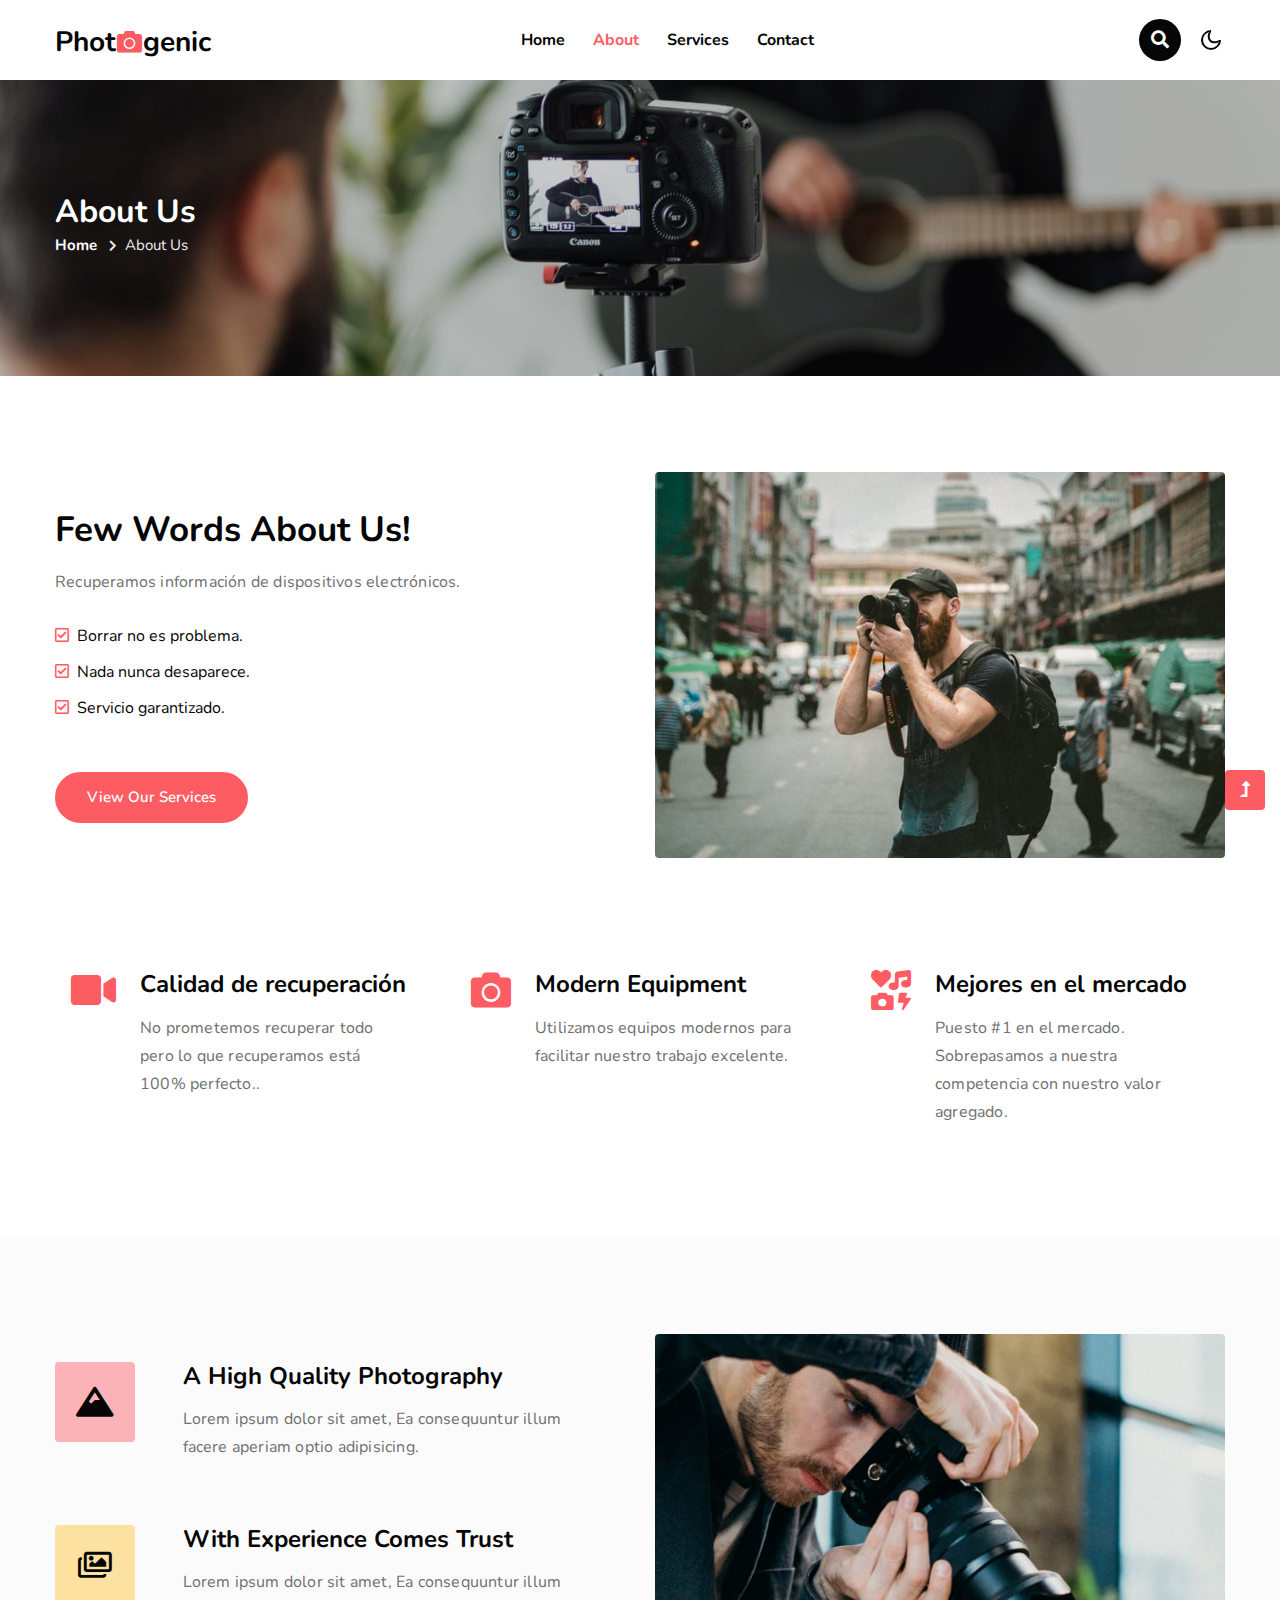
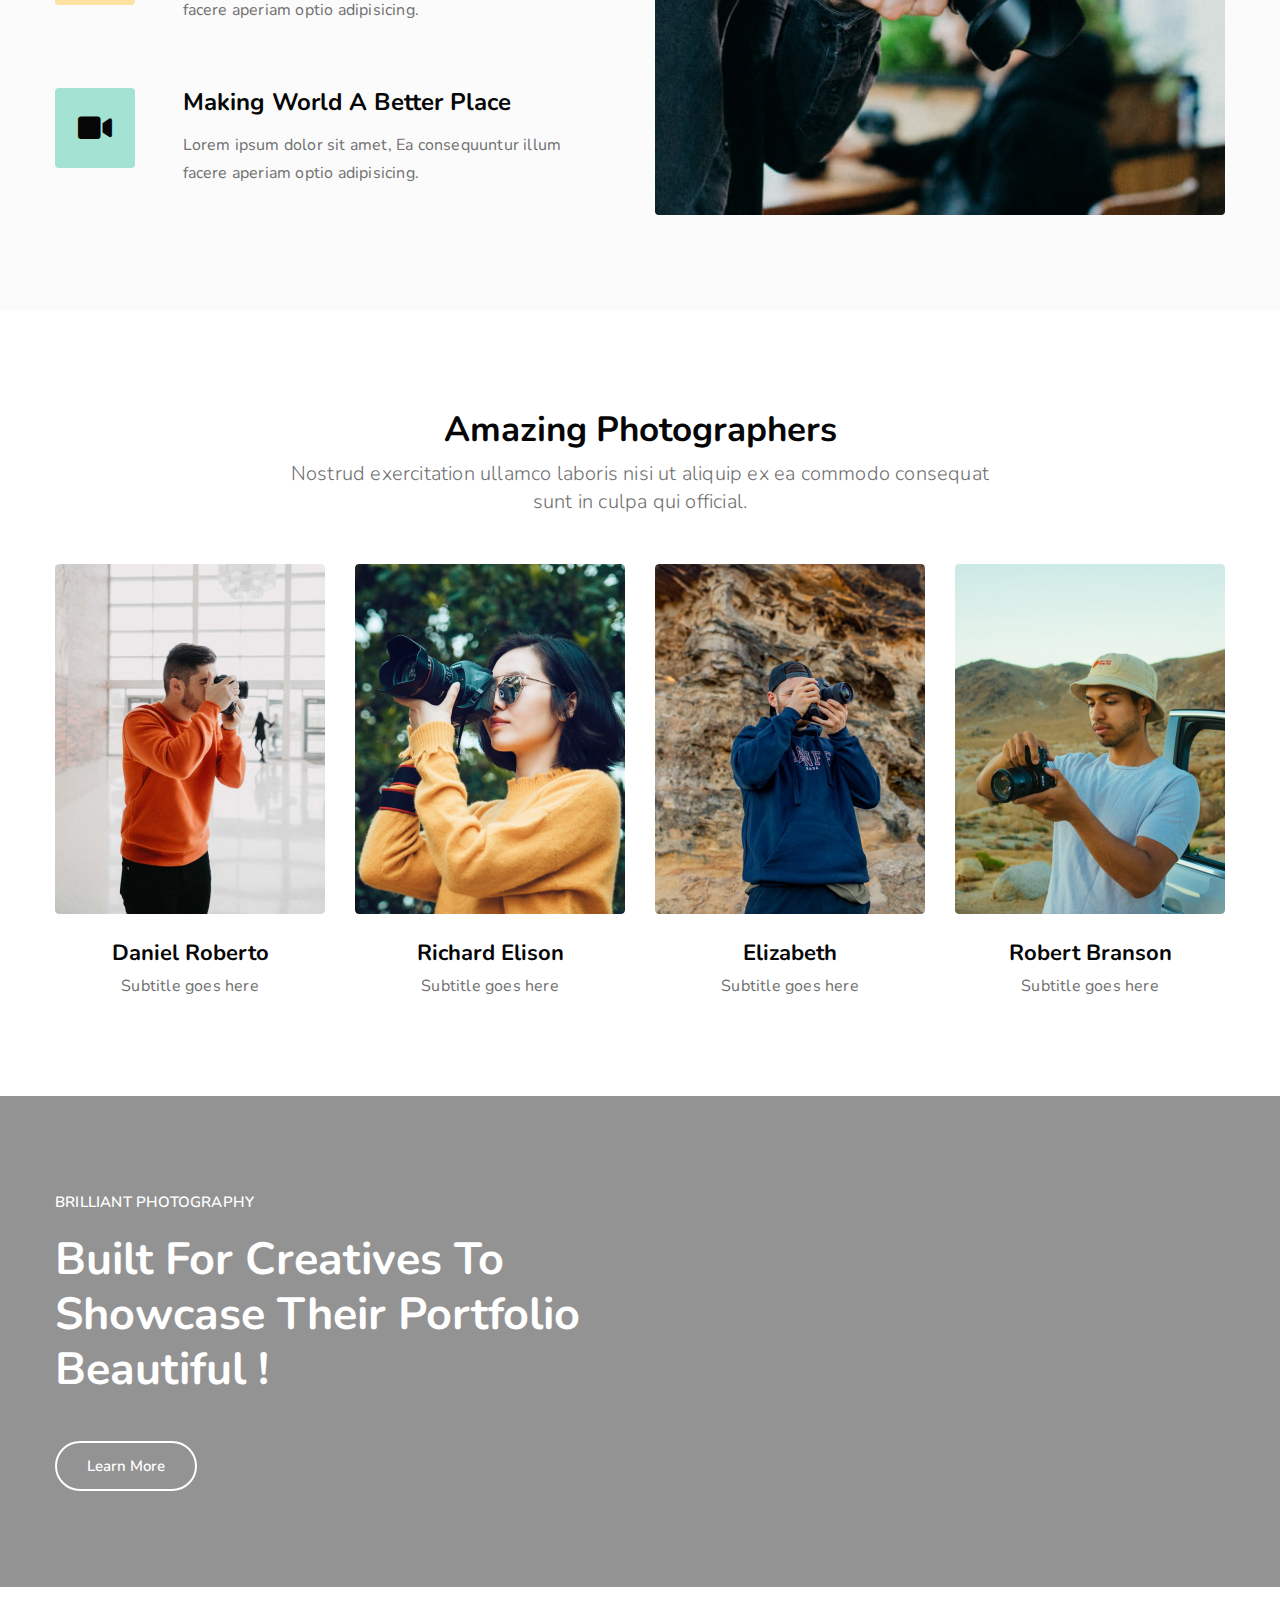
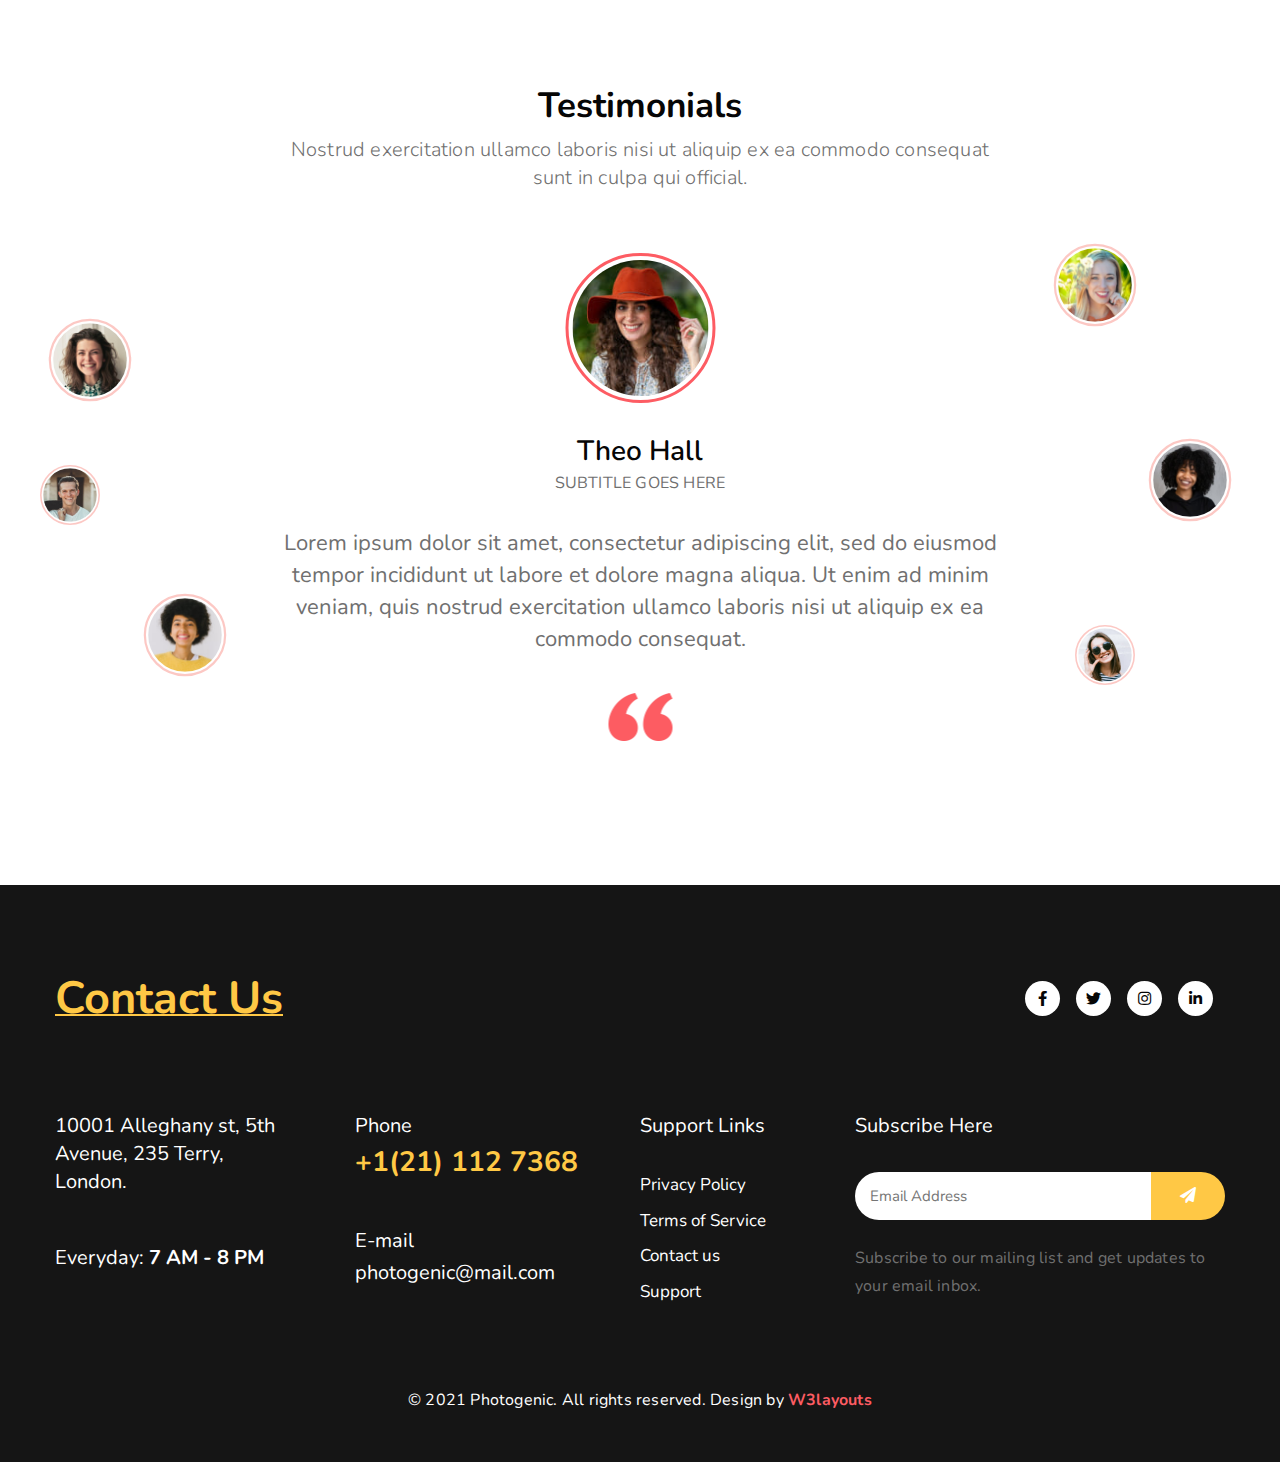
<file: about.html>
﻿<!--
Author: W3layouts
Author URL: http://w3layouts.com
-->
<!doctype html>
<html lang="en">

<head>
    <!-- Required meta tags -->
    <meta charset="utf-8">
    <meta name="viewport" content="width=device-width, initial-scale=1, shrink-to-fit=no">
    <title>Photogenic - Photo Gallery Category Bootstrap Responsive Website Template - About Us : W3Layouts</title>
    <!-- google-fonts -->
    <link href="//fonts.googleapis.com/css2?family=Nunito:wght@200;300;400;600;700;800;900&display=swap"
        rel="stylesheet">
    <link href="//fonts.googleapis.com/css2?family=Playfair+Display:wght@400;500;600;700;800;900&display=swap"
        rel="stylesheet">
    <!-- //google-fonts -->
    <!-- Template CSS Style link -->
    <link rel="stylesheet" href="assets/css/style-starter.css">
</head>

<body>
    <!--header-->
    <header id="site-header" class="fixed-top">
        <div class="container">
            <nav class="navbar navbar-expand-lg stroke">
                <h1>
                    <a class="navbar-brand" href="index.html">
                        Phot<i class="fas fa-camera"></i>genic
                    </a>
                </h1>
                <!-- if logo is image enable this   
    <a class="navbar-brand" href="#index.html">
        <img src="image-path" alt="Your logo" title="Your logo" style="height:35px;" />
    </a> -->
                <button class="navbar-toggler  collapsed bg-gradient" type="button" data-toggle="collapse"
                    data-target="#navbarTogglerDemo02" aria-controls="navbarTogglerDemo02" aria-expanded="false"
                    aria-label="Toggle navigation">
                    <span class="navbar-toggler-icon fa icon-expand fa-bars"></span>
                    <span class="navbar-toggler-icon fa icon-close fa-times"></span>
                </button>

                <div class="collapse navbar-collapse" id="navbarTogglerDemo02">
                    <ul class="navbar-nav mx-lg-auto">
                        <li class="nav-item">
                            <a class="nav-link" href="index.html">Home <span class="sr-only">(current)</span></a>
                        </li>
                        <li class="nav-item active">
                            <a class="nav-link" href="about.html">About</a>
                        </li>
                        <li class="nav-item">
                            <a class="nav-link" href="services.html">Services</a>
                        </li>
                        <li class="nav-item">
                            <a class="nav-link" href="contact.html">Contact</a>
                        </li>
                    </ul>
                </div>
                <!-- search button -->
                <div class="search-right ml-lg-3">
                    <div class="search-container">
                        <form action="/search" method="get">
                            <input class="search expandright" id="searchright" type="search" name="q"
                                placeholder="Search">
                            <label class="button searchbutton" for="searchright"><i class="fas fa-search"></i></label>
                        </form>
                    </div>
                </div>
                <!-- //search button -->
                <!-- toggle switch for light and dark theme -->
                <div class="cont-ser-position">
                    <nav class="navigation">
                        <div class="theme-switch-wrapper">
                            <label class="theme-switch" for="checkbox">
                                <input type="checkbox" id="checkbox">
                                <div class="mode-container">
                                    <i class="gg-sun"></i>
                                    <i class="gg-moon"></i>
                                </div>
                            </label>
                        </div>
                    </nav>
                </div>
                <!-- //toggle switch for light and dark theme -->
            </nav>
        </div>
    </header>
    <!--//header-->

    <!-- inner banner -->
    <section class="inner-banner py-5">
        <div class="w3l-breadcrumb py-lg-5">
            <div class="container pt-sm-5 pt-4 pb-sm-4">
                <h4 class="inner-text-title font-weight-bold pt-5">About Us</h4>
                <ul class="breadcrumbs-custom-path">
                    <li><a href="index.html">Home</a></li>
                    <li class="active"><span class="fa fa-chevron-right mx-2" aria-hidden="true"></span>About Us</li>
                </ul>
            </div>
        </div>
    </section>
    <!-- //inner banner -->

    <!-- about section -->
    <section class="w3l-about py-5">
        <div class="container py-md-5 py-4">
            <div class="row align-items-center">
                <div class="col-lg-6 pr-lg-5">
                    <h3 class="title-style mb-sm-3 mb-2">Few Words About Us!</h3>
                    <p>Recuperamos información de dispositivos electrónicos.</p>
                    <ul class="list-about-2 mt-sm-4 mt-3">
                        <li class="py-1"><i class="far fa-check-square mr-2"></i>Borrar no es problema.</li>
                        <li class="py-2"><i class="far fa-check-square mr-2"></i>Nada nunca desaparece.</li>
                        <li class="py-1"><i class="far fa-check-square mr-2"></i>Servicio garantizado.</li>
                    </ul>
                    <a class="btn btn-style btn-style-primary-2 mt-lg-5 mt-4" href="services.html">View Our Services</a>
                </div>
                <div class="col-lg-6 mt-lg-0 mt-5">
                    <img src="assets/images/about.jpg" alt="" class="img-fluid" />
                </div>
            </div>
            <div class="row mt-5 pt-lg-5 pt-sm-2">
                <div class="col-lg-4 col-md-6">
                    <div class="about-single p-md-3 d-flex justify-content-between">
                        <div class="about-icon mr-4">
                            <i class="fas fa-video"></i>
                        </div>
                        <div class="about-content">
                            <h5 class="mb-3">Calidad de recuperación</h5>
                            <p>No prometemos recuperar todo pero lo que recuperamos está 100% perfecto..</p>
                        </div>
                    </div>
                </div>
                <div class="col-lg-4 col-md-6 mt-md-0 mt-4">
                    <div class="about-single p-md-3 d-flex justify-content-between">
                        <div class="about-icon mr-4">
                            <i class="fas fa-camera"></i>
                        </div>
                        <div class="about-content">
                            <h5 class="mb-3">Modern Equipment</h5>
                            <p>Utilizamos equipos modernos para facilitar nuestro trabajo excelente.</p>
                        </div>
                    </div>
                </div>
                <div class="col-lg-4 col-md-6 mt-md-0 mt-4">
                    <div class="about-single p-md-3 d-flex justify-content-between">
                        <div class="about-icon mr-4">
                            <i class="fas fa-icons"></i>
                        </div>
                        <div class="about-content">
                            <h5 class="mb-3">Mejores en el mercado</h5>
                            <p>Puesto #1 en el mercado. Sobrepasamos a nuestra competencia con nuestro valor agregado.</p>
                        </div>
                    </div>
                </div>
            </div>
        </div>
    </section>
    <!-- //about section -->

    <!-- features section -->
    <section class="w3l-content-4 py-5" id="features">
        <div class="container py-md-5 py-4">
            <div class="content-info-in row align-items-center">
                <div class="content-left col-lg-6 pr-lg-5">
                    <div class="row content4-right-grids mb-sm-5 mb-4 pb-3">
                        <div class="col-2 content4-right-icon">
                            <div class="content4-icon icon-clr1">
                                <i class="fas fa-mountain"></i>
                            </div>
                        </div>
                        <div class="col-10 content4-right-info pl-lg-5">
                            <h6><a href="#url">A high quality photography</a></h6>
                            <p>Lorem ipsum dolor sit amet, Ea consequuntur illum facere aperiam optio
                                adipisicing.</p>
                        </div>
                    </div>
                    <div class="row content4-right-grids mb-sm-5 mb-4 pb-3">
                        <div class="col-2 content4-right-icon">
                            <div class="content4-icon icon-clr2">
                                <i class="far fa-images"></i>
                            </div>
                        </div>
                        <div class="col-10 content4-right-info pl-lg-5">
                            <h6><a href="#url">With experience comes trust</a></h6>
                            <p>Lorem ipsum dolor sit amet, Ea consequuntur illum facere aperiam optio
                                adipisicing.</p>
                        </div>
                    </div>
                    <div class="row content4-right-grids">
                        <div class="col-2 content4-right-icon">
                            <div class="content4-icon icon-clr3">
                                <i class="fas fa-video"></i>
                            </div>
                        </div>
                        <div class="col-10 content4-right-info pl-lg-5">
                            <h6><a href="#url">Making world a better place</a></h6>
                            <p>Lorem ipsum dolor sit amet, Ea consequuntur illum facere aperiam optio
                                adipisicing.</p>
                        </div>
                    </div>
                </div>
                <div class="content-right col-lg-6 mt-lg-0 mt-5">
                    <img src="assets/images/about2.jpg" alt="" class="img-fluid" />
                </div>
            </div>
        </div>
    </section>
    <!-- //features section -->

    <!-- team section -->
    <div class="team-area py-5" id="team">
        <div class="container py-lg-5 py-md-4 py-2">
            <div class="title-heading-w3 text-center mx-auto mb-sm-5 mb-4" style="max-width:700px">
                <h3 class="title-style">Amazing Photographers</h3>
                <p class="lead mt-2">Nostrud exercitation ullamco laboris nisi
                    ut aliquip ex ea commodo consequat sunt in culpa qui official.</p>
            </div>
            <div class="row mt-lg-5 mt-4">
                <div class="col-lg-3 col-sm-6 col-xs-12">
                    <div class="single-team">
                        <div class="img-area">
                            <img src="assets/images/team1.jpg" class="img-fluid radius-image" alt="">
                            <div class="social">
                                <ul class="list-inline">
                                    <li><a href="#url"><i class="fab fa-facebook-f"></i></a></li>
                                    <li><a href="#url"><i class="fab fa-twitter"></i></a></li>
                                    <li><a href="#url"><i class="fab fa-linkedin-in"></i></a></li>
                                </ul>
                            </div>
                        </div>
                        <div class="img-text">
                            <h4>Daniel Roberto</h4>
                            <p>Subtitle goes here</p>
                        </div>
                    </div>
                </div>
                <div class="col-lg-3 col-sm-6 col-xs-12 mt-sm-0 mt-5">
                    <div class="single-team">
                        <div class="img-area">
                            <img src="assets/images/team2.jpg" class="img-fluid radius-image" alt="">
                            <div class="social">
                                <ul class="list-inline">
                                    <li><a href="#url"><i class="fab fa-facebook-f"></i></a></li>
                                    <li><a href="#url"><i class="fab fa-twitter"></i></a></li>
                                    <li><a href="#url"><i class="fab fa-linkedin-in"></i></a></li>
                                </ul>
                            </div>
                        </div>
                        <div class="img-text">
                            <h4>Richard Elison</h4>
                            <p>Subtitle goes here</p>
                        </div>
                    </div>
                </div>
                <div class="col-lg-3 col-sm-6 col-xs-12 mt-lg-0 mt-5">
                    <div class="single-team">
                        <div class="img-area">
                            <img src="assets/images/team3.jpg" class="img-fluid radius-image" alt="">
                            <div class="social">
                                <ul class="list-inline">
                                    <li><a href="#url"><i class="fab fa-facebook-f"></i></a></li>
                                    <li><a href="#url"><i class="fab fa-twitter"></i></a></li>
                                    <li><a href="#url"><i class="fab fa-linkedin-in"></i></a></li>
                                </ul>
                            </div>
                        </div>
                        <div class="img-text">
                            <h4>Elizabeth</h4>
                            <p>Subtitle goes here</p>
                        </div>
                    </div>
                </div>
                <div class="col-lg-3 col-sm-6 col-xs-12 mt-lg-0 mt-5">
                    <div class="single-team">
                        <div class="img-area">
                            <img src="assets/images/team4.jpg" class="img-fluid radius-image" alt="">
                            <div class="social">
                                <ul class="list-inline">
                                    <li><a href="#url"><i class="fab fa-facebook-f"></i></a></li>
                                    <li><a href="#url"><i class="fab fa-twitter"></i></a></li>
                                    <li><a href="#url"><i class="fab fa-linkedin-in"></i></a></li>
                                </ul>
                            </div>
                        </div>
                        <div class="img-text">
                            <h4>Robert Branson</h4>
                            <p>Subtitle goes here</p>
                        </div>
                    </div>
                </div>
            </div>
        </div>
    </div>
    <!-- //team section -->

    <!-- content with bg -->
    <section class="w3l-content-bg">
        <div class="container py-md-5 py-4">
            <div class="row py-5">
                <div class="col-md-7">
                    <div class="left-content-bg">
                        <p class="text-tag">Brilliant Photography</p>
                        <h4 class="text-head-content">Built For Creatives To Showcase Their Portfolio Beautiful !</h4>
                        <a class="btn btn-style mt-4" href="services.html">Learn More</a>
                    </div>
                </div>
            </div>
        </div>
    </section>
    <!-- //content with bg -->

    <!-- testimonial section -->
    <section id="testimonial-area" class="pt-5">
        <div class="container pt-md-5 pt-4">
            <div class="title-heading-w3 text-center mx-auto mb-sm-5 mb-4" style="max-width:700px">
                <h3 class="title-style">Testimonials</h3>
                <p class="lead mt-2">Nostrud exercitation ullamco laboris nisi
                    ut aliquip ex ea commodo consequat sunt in culpa qui official.</p>
            </div>
            <div class="testi-wrap">
                <div class="client-single active position-1" data-position="position-1">
                    <div class="client-img">
                        <img src="assets/images/testi4.jpg" alt="" />
                    </div>
                    <div class="client-info">
                        <h3>Theo Hall</h3>
                        <p>Subtitle goes here</p>
                    </div>
                    <div class="client-comment">
                        <h3>Lorem ipsum dolor sit amet, consectetur adipiscing elit, sed do eiusmod tempor incididunt ut
                            labore et dolore magna aliqua. Ut enim ad minim veniam, quis nostrud exercitation ullamco
                            laboris nisi ut aliquip ex ea commodo consequat. </h3>
                        <img src="assets/images/quote.png" alt="" />
                    </div>
                </div>

                <div class="client-single inactive position-2" data-position="position-2">
                    <div class="client-img">
                        <img src="assets/images/testi2.jpg" alt="" />
                    </div>
                    <div class="client-info">
                        <h3>Olive Yew</h3>
                        <p>Subtitle goes here</p>
                    </div>
                    <div class="client-comment">
                        <h3>Lorem ipsum dolor sit amet, consectetur adipiscing elit, sed do eiusmod tempor incididunt ut
                            labore et dolore magna aliqua. Ut enim ad minim veniam, quis nostrud exercitation ullamco
                            laboris nisi ut aliquip ex ea commodo consequat. </h3>
                        <img src="assets/images/quote.png" alt="" />
                    </div>
                </div>

                <div class="client-single inactive position-3" data-position="position-3">
                    <div class="client-img">
                        <img src="assets/images/testi1.jpg" alt="" />
                    </div>
                    <div class="client-info">
                        <h3>Maya Didas</h3>
                        <p>Subtitle goes here</p>
                    </div>
                    <div class="client-comment">
                        <h3>Lorem ipsum dolor sit amet, consectetur adipiscing elit, sed do eiusmod tempor incididunt ut
                            labore et dolore magna aliqua. Ut enim ad minim veniam, quis nostrud exercitation ullamco
                            laboris nisi ut aliquip ex ea commodo consequat. </h3>
                        <img src="assets/images/quote.png" alt="" />
                    </div>
                </div>

                <div class="client-single inactive position-4" data-position="position-4">
                    <div class="client-img">
                        <img src="assets/images/testi3.jpg" alt="" />
                    </div>
                    <div class="client-info">
                        <h3>Brock Lee</h3>
                        <p>Subtitle goes here</p>
                    </div>
                    <div class="client-comment">
                        <h3>Lorem ipsum dolor sit amet, consectetur adipiscing elit, sed do eiusmod tempor incididunt ut
                            labore et dolore magna aliqua. Ut enim ad minim veniam, quis nostrud exercitation ullamco
                            laboris nisi ut aliquip ex ea commodo consequat. </h3>
                        <img src="assets/images/quote.png" alt="" />
                    </div>
                </div>

                <div class="client-single inactive position-5" data-position="position-5">
                    <div class="client-img">
                        <img src="assets/images/testi5.jpg" alt="" />
                    </div>
                    <div class="client-info">
                        <h3>Shona Leer</h3>
                        <p>Subtitle goes here</p>
                    </div>
                    <div class="client-comment">
                        <h3>Lorem ipsum dolor sit amet, consectetur adipiscing elit, sed do eiusmod tempor incididunt ut
                            labore et dolore magna aliqua. Ut enim ad minim veniam, quis nostrud exercitation ullamco
                            laboris nisi ut aliquip ex ea commodo consequat. </h3>
                        <img src="assets/images/quote.png" alt="" />
                    </div>
                </div>

                <div class="client-single inactive position-6" data-position="position-6">
                    <div class="client-img">
                        <img src="assets/images/testi6.jpg" alt="" />
                    </div>
                    <div class="client-info">
                        <h3>Dennis Lson</h3>
                        <p>Subtitle goes here</p>
                    </div>
                    <div class="client-comment">
                        <h3>Lorem ipsum dolor sit amet, consectetur adipiscing elit, sed do eiusmod tempor incididunt ut
                            labore et dolore magna aliqua. Ut enim ad minim veniam, quis nostrud exercitation ullamco
                            laboris nisi ut aliquip ex ea commodo consequat. </h3>
                        <img src="assets/images/quote.png" alt="" />
                    </div>
                </div>

                <div class="client-single inactive position-7" data-position="position-7">
                    <div class="client-img">
                        <img src="assets/images/testi7.jpg" alt="" />
                    </div>
                    <div class="client-info">
                        <h3>Jenna John</h3>
                        <p>Subtitle goes here</p>
                    </div>
                    <div class="client-comment">
                        <h3>Lorem ipsum dolor sit amet, consectetur adipiscing elit, sed do eiusmod tempor incididunt ut
                            labore et dolore magna aliqua. Ut enim ad minim veniam, quis nostrud exercitation ullamco
                            laboris nisi ut aliquip ex ea commodo consequat. </h3>
                        <img src="assets/images/quote.png" alt="" />
                    </div>
                </div>

            </div>
        </div>
    </section>
    <!-- //testimonial section -->

    <!-- footer -->
    <footer class="w3l-footer-29-main">
        <div class="footer-29-w3l py-5">
            <div class="container pt-md-5 pt-4">
                <div class="w3l-footer-text-style">
                    <div class="footer-list-cont d-flex align-items-center justify-content-between mb-5">
                        <h6 class="foot-sub-title">Contact Us</h6>
                        <div class="main-social-footer-29">
                            <a href="#facebook" class="facebook"><i class="fab fa-facebook-f"></i></a>
                            <a href="#twitter" class="twitter"><i class="fab fa-twitter"></i></a>
                            <a href="#instagram" class="instagram"><i class="fab fa-instagram"></i></a>
                            <a href="#linkedin" class="linkedin"><i class="fab fa-linkedin-in"></i></a>
                        </div>
                    </div>
                </div>
                <div class="row footer-top-29 pt-lg-5 pt-sm-4">
                    <div class="col-lg-3 col-sm-6">
                        <div class="address-grid">
                            <h5>10001 Alleghany st, 5th Avenue, 235 Terry, <br> London.</h5>
                            <h5 class="mt-sm-5 mt-4">Everyday: <span> 7 AM - 8 PM</span></h5>
                        </div>
                    </div>
                    <div class="col-lg-3 col-sm-6 mt-sm-0 mt-4">
                        <div class="address-grid">
                            <h5>Phone</h5>
                            <h5 class="phone-number-text mt-2"><a href="tel:+1(21) 112 7368">+1(21) 112 7368</a></h5>
                        </div>
                        <div class="address-grid mt-sm-5 mt-4">
                            <h5>E-mail</h5>
                            <h5 class="email-cont-text mt-1"> <a href="mailto:photogenic@mail.com"
                                    class="mail">photogenic@mail.com</a></h5>
                        </div>
                    </div>
                    <div class="col-lg-2 col-md-6 col-sm-5 footer-list-menu pl-lg-0 mt-lg-0 mt-sm-5 mt-4">
                        <div class="address-grid">
                            <h5 class="mb-4 pb-lg-2">Support Links</h5>
                            <ul>
                                <li><a href="#privacy">Privacy Policy</a></li>
                                <li><a href="#terms"> Terms of Service</a></li>
                                <li><a href="contact.html">Contact us</a></li>
                                <li><a href="#support"> Support</a></li>
                            </ul>
                        </div>
                    </div>
                    <div class="address-grid col-lg-4 col-md-6 col-sm-7 mt-lg-0 mt-sm-5 mt-4 w3l-footer-16-main">
                        <h5>Subscribe Here</h5>
                        <form action="#" class="subscribe d-flex mt-4 pt-lg-2 mb-4" method="post">
                            <input type="email" name="email" placeholder="Email Address" required="">
                            <button><span class="fa fa-paper-plane" aria-hidden="true"></span></button>
                        </form>
                        <p>Subscribe to our mailing list and get updates to your email inbox.</p>
                    </div>
                </div>
                <!-- copyright -->
                <div class="w3l-copyright text-center mt-lg-5 mt-sm-4 pt-md-4 pt-3">
                    <p class="copy-footer-29">© 2021 Photogenic. All rights reserved. Design by <a
                            href="https://w3layouts.com/" target="_blank">
                            W3layouts</a></p>
                </div>
            </div>
        </div>
    </footer>
    <!-- //footer -->

    <!-- Js scripts -->
    <!-- move top -->
    <button onclick="topFunction()" id="movetop" title="Go to top">
        <span class="fas fa-level-up-alt" aria-hidden="true"></span>
    </button>
    <script>
        // When the user scrolls down 20px from the top of the document, show the button
        window.onscroll = function () {
            scrollFunction()
        };

        function scrollFunction() {
            if (document.body.scrollTop > 20 || document.documentElement.scrollTop > 20) {
                document.getElementById("movetop").style.display = "block";
            } else {
                document.getElementById("movetop").style.display = "none";
            }
        }

        // When the user clicks on the button, scroll to the top of the document
        function topFunction() {
            document.body.scrollTop = 0;
            document.documentElement.scrollTop = 0;
        }
    </script>
    <!-- //move top -->

    <!-- common jquery plugin -->
    <script src="assets/js/jquery-3.3.1.min.js"></script>
    <!-- //common jquery plugin -->

    <!-- theme switch js (light and dark)-->
    <script src="assets/js/theme-change.js"></script>
    <!-- //theme switch js (light and dark)-->

    <!-- testimonial script -->
    <script>
        $(document).ready(function () {

            $('.client-single').on('click', function (event) {
                event.preventDefault();

                var active = $(this).hasClass('active');

                var parent = $(this).parents('.testi-wrap');

                if (!active) {
                    var activeBlock = parent.find('.client-single.active');

                    var currentPos = $(this).attr('data-position');

                    var newPos = activeBlock.attr('data-position');

                    activeBlock.removeClass('active').removeClass(newPos).addClass('inactive').addClass(
                        currentPos);
                    activeBlock.attr('data-position', currentPos);

                    $(this).addClass('active').removeClass('inactive').removeClass(currentPos).addClass(
                        newPos);
                    $(this).attr('data-position', newPos);

                }
            });

        }(jQuery));
    </script>
    <!-- //testimonial script -->

    <!-- MENU-JS -->
    <script>
        $(window).on("scroll", function () {
            var scroll = $(window).scrollTop();

            if (scroll >= 80) {
                $("#site-header").addClass("nav-fixed");
            } else {
                $("#site-header").removeClass("nav-fixed");
            }
        });

        //Main navigation Active Class Add Remove
        $(".navbar-toggler").on("click", function () {
            $("header").toggleClass("active");
        });
        $(document).on("ready", function () {
            if ($(window).width() > 991) {
                $("header").removeClass("active");
            }
            $(window).on("resize", function () {
                if ($(window).width() > 991) {
                    $("header").removeClass("active");
                }
            });
        });
    </script>
    <!-- //MENU-JS -->

    <!-- disable body scroll which navbar is in active -->
    <script>
        $(function () {
            $('.navbar-toggler').click(function () {
                $('body').toggleClass('noscroll');
            })
        });
    </script>
    <!-- //disable body scroll which navbar is in active -->

    <!--bootstrap-->
    <script src="assets/js/bootstrap.min.js"></script>
    <!-- //bootstrap-->
    <!-- //Js scripts -->
</body>

</html>
</file>
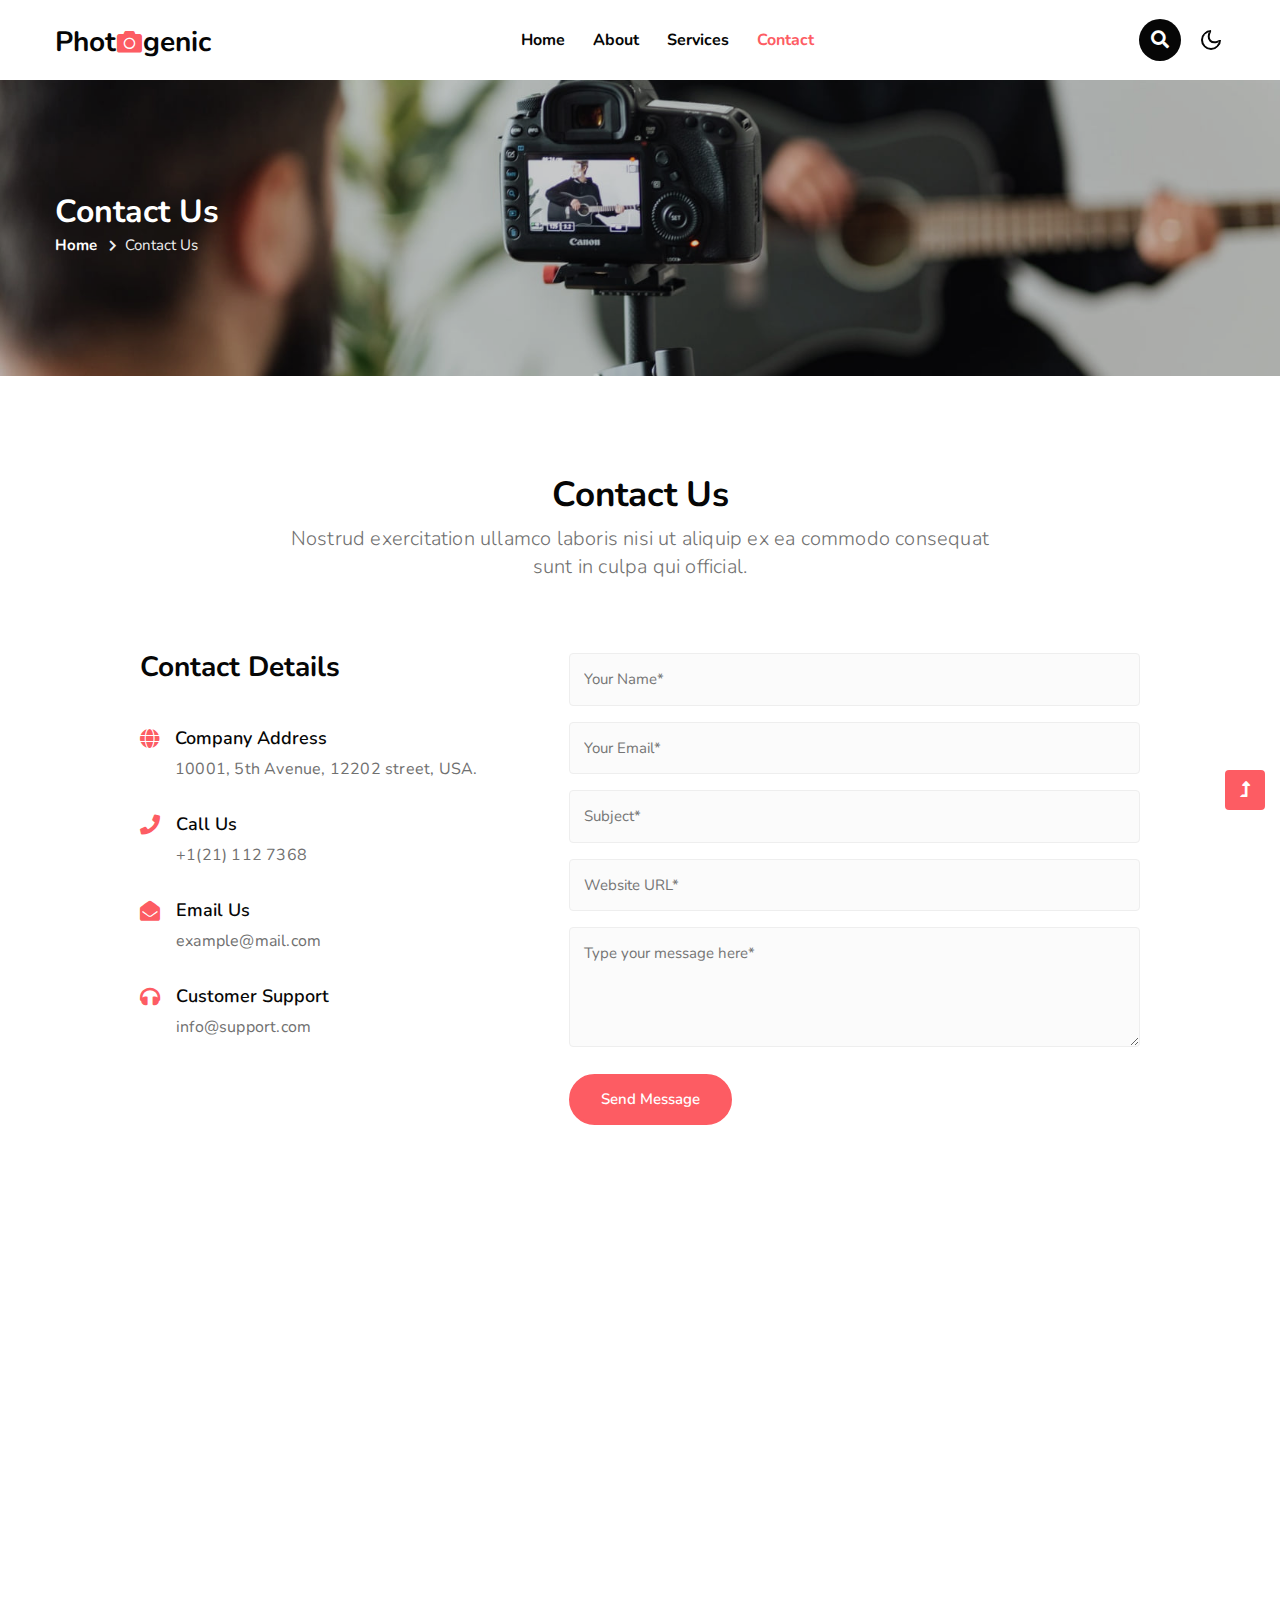
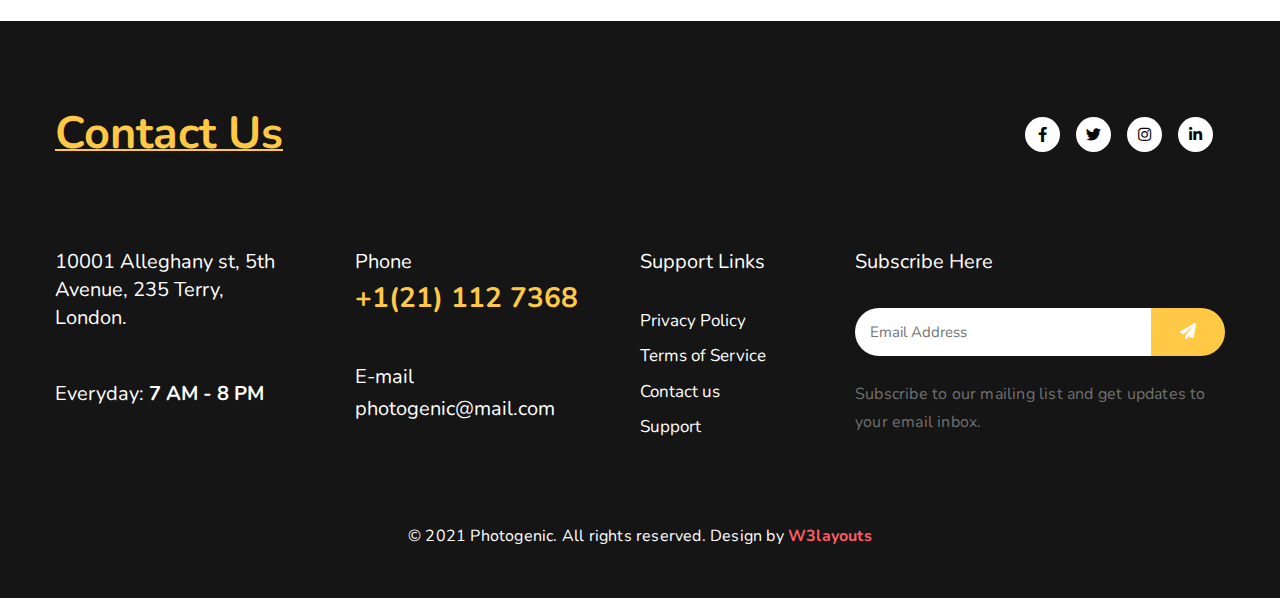
<file: contact.html>
<!--
Author: W3layouts
Author URL: http://w3layouts.com
-->
<!doctype html>
<html lang="en">

<head>
    <!-- Required meta tags -->
    <meta charset="utf-8">
    <meta name="viewport" content="width=device-width, initial-scale=1, shrink-to-fit=no">
    <title>Photogenic - Photo Gallery Category Bootstrap Responsive Website Template - Contact Us : W3Layouts</title>
    <!-- google-fonts -->
    <link href="//fonts.googleapis.com/css2?family=Nunito:wght@200;300;400;600;700;800;900&display=swap"
        rel="stylesheet">
    <link href="//fonts.googleapis.com/css2?family=Playfair+Display:wght@400;500;600;700;800;900&display=swap"
        rel="stylesheet">
    <!-- //google-fonts -->
    <!-- Template CSS Style link -->
    <link rel="stylesheet" href="assets/css/style-starter.css">
</head>

<body>
    <!--header-->
    <header id="site-header" class="fixed-top">
        <div class="container">
            <nav class="navbar navbar-expand-lg stroke">
                <h1>
                    <a class="navbar-brand" href="index.html">
                        Phot<i class="fas fa-camera"></i>genic
                    </a>
                </h1>
                <!-- if logo is image enable this   
    <a class="navbar-brand" href="#index.html">
        <img src="image-path" alt="Your logo" title="Your logo" style="height:35px;" />
    </a> -->
                <button class="navbar-toggler  collapsed bg-gradient" type="button" data-toggle="collapse"
                    data-target="#navbarTogglerDemo02" aria-controls="navbarTogglerDemo02" aria-expanded="false"
                    aria-label="Toggle navigation">
                    <span class="navbar-toggler-icon fa icon-expand fa-bars"></span>
                    <span class="navbar-toggler-icon fa icon-close fa-times"></span>
                </button>

                <div class="collapse navbar-collapse" id="navbarTogglerDemo02">
                    <ul class="navbar-nav mx-lg-auto">
                        <li class="nav-item">
                            <a class="nav-link" href="index.html">Home <span class="sr-only">(current)</span></a>
                        </li>
                        <li class="nav-item">
                            <a class="nav-link" href="about.html">About</a>
                        </li>
                        <li class="nav-item">
                            <a class="nav-link" href="services.html">Services</a>
                        </li>
                        <li class="nav-item active">
                            <a class="nav-link" href="contact.html">Contact</a>
                        </li>
                    </ul>
                </div>
                <!-- search button -->
                <div class="search-right ml-lg-3">
                    <div class="search-container">
                        <form action="/search" method="get">
                            <input class="search expandright" id="searchright" type="search" name="q"
                                placeholder="Search">
                            <label class="button searchbutton" for="searchright"><i class="fas fa-search"></i></label>
                        </form>
                    </div>
                </div>
                <!-- //search button -->
                <!-- toggle switch for light and dark theme -->
                <div class="cont-ser-position">
                    <nav class="navigation">
                        <div class="theme-switch-wrapper">
                            <label class="theme-switch" for="checkbox">
                                <input type="checkbox" id="checkbox">
                                <div class="mode-container">
                                    <i class="gg-sun"></i>
                                    <i class="gg-moon"></i>
                                </div>
                            </label>
                        </div>
                    </nav>
                </div>
                <!-- //toggle switch for light and dark theme -->
            </nav>
        </div>
    </header>
    <!--//header-->

    <!-- inner banner -->
    <section class="inner-banner py-5">
        <div class="w3l-breadcrumb py-lg-5">
            <div class="container pt-sm-5 pt-4 pb-sm-4">
                <h4 class="inner-text-title font-weight-bold pt-5">Contact Us</h4>
                <ul class="breadcrumbs-custom-path">
                    <li><a href="index.html">Home</a></li>
                    <li class="active"><span class="fa fa-chevron-right mx-2" aria-hidden="true"></span>Contact Us</li>
                </ul>
            </div>
        </div>
    </section>
    <!-- //inner banner -->

    <!-- contact -->
    <section class="w3l-contact py-5" id="contact">
        <div class="container py-lg-5 py-md-4 py-2">
            <div class="title-heading-w3 text-center mx-auto mb-sm-5 mb-4" style="max-width:700px">
                <h3 class="title-style">Contact Us</h3>
                <p class="lead mt-2">Nostrud exercitation ullamco laboris nisi
                    ut aliquip ex ea commodo consequat sunt in culpa qui official.</p>
            </div>
            <div class="mx-auto pt-lg-4 pt-md-5 pt-4" style="max-width:1000px">
                <div class="row contact-block">
                    <div class="col-md-5 contact-left">
                        <h3 class="font-weight-bold mb-md-5 mb-4">Contact Details</h3>
                        <div class="cont-details">
                            <div class="d-flex contact-grid">
                                <div class="cont-left text-center mr-3">
                                    <span class="fa fa-globe icon-color"></span>
                                </div>
                                <div class="cont-right">
                                    <h6>Company Address</h6>
                                    <p>10001, 5th Avenue, 12202 street, USA.</p>
                                </div>
                            </div>
                            <div class="d-flex contact-grid mt-4 pt-lg-2">
                                <div class="cont-left text-center mr-3">
                                    <span class="fa fa-phone icon-color"></span>
                                </div>
                                <div class="cont-right">
                                    <h6>Call Us</h6>
                                    <p><a href="tel:+1(21) 234 4567">+1(21) 112 7368</a></p>
                                </div>
                            </div>
                            <div class="d-flex contact-grid mt-4 pt-lg-2">
                                <div class="cont-left text-center mr-3">
                                    <span class="fa fa-envelope-open icon-color"></span>
                                </div>
                                <div class="cont-right">
                                    <h6>Email Us</h6>
                                    <p><a href="mailto:example@mail.com" class="mail">example@mail.com</a></p>
                                </div>
                            </div>
                            <div class="d-flex contact-grid mt-4 pt-lg-2">
                                <div class="cont-left text-center mr-3">
                                    <span class="fa fa-headphones icon-color"></span>
                                </div>
                                <div class="cont-right">
                                    <h6>Customer Support</h6>
                                    <p><a href="mailto:info@support.com" class="mail">info@support.com</a></p>
                                </div>
                            </div>
                        </div>
                    </div>
                    <div class="col-md-7 contact-right mt-md-0 mt-4">
                        <form action="https://sendmail.w3layouts.com/submitForm" method="post" class="signin-form">
                            <div class="input-grids">
                                <input type="text" name="w3lName" id="w3lName" placeholder="Your Name*"
                                    class="contact-input" required="" />
                                <input type="email" name="w3lSender" id="w3lSender" placeholder="Your Email*"
                                    class="contact-input" required="" />
                                <input type="text" name="w3lSubect" id="w3lSubect" placeholder="Subject*"
                                    class="contact-input" required="" />
                                <input type="text" name="w3lWebsite" id="w3lWebsite" placeholder="Website URL*"
                                    class="contact-input" required="" />
                            </div>
                            <div class="form-input">
                                <textarea name="w3lMessage" id="w3lMessage" placeholder="Type your message here*"
                                    required=""></textarea>
                            </div>
                            <button class="btn btn-style btn-style-primary-2">Send Message</button>
                        </form>
                    </div>
                </div>
            </div>
        </div>
    </section>
    <!-- map -->
    <div class="map-iframe">
        <iframe
            src="https://www.google.com/maps/embed?pb=!1m18!1m12!1m3!1d317718.69319292053!2d-0.3817765050863085!3d51.528307984912544!2m3!1f0!2f0!3f0!3m2!1i1024!2i768!4f13.1!3m3!1m2!1s0x47d8a00baf21de75%3A0x52963a5addd52a99!2sLondon%2C+UK!5e0!3m2!1sen!2spl!4v1562654563739!5m2!1sen!2spl"
            width="100%" height="400" frameborder="0" style="border: 0px;" allowfullscreen=""></iframe>
    </div>
    <!-- //contact -->

    <!-- footer -->
    <footer class="w3l-footer-29-main">
        <div class="footer-29-w3l py-5">
            <div class="container pt-md-5 pt-4">
                <div class="w3l-footer-text-style">
                    <div class="footer-list-cont d-flex align-items-center justify-content-between mb-5">
                        <h6 class="foot-sub-title">Contact Us</h6>
                        <div class="main-social-footer-29">
                            <a href="#facebook" class="facebook"><i class="fab fa-facebook-f"></i></a>
                            <a href="#twitter" class="twitter"><i class="fab fa-twitter"></i></a>
                            <a href="#instagram" class="instagram"><i class="fab fa-instagram"></i></a>
                            <a href="#linkedin" class="linkedin"><i class="fab fa-linkedin-in"></i></a>
                        </div>
                    </div>
                </div>
                <div class="row footer-top-29 pt-lg-5 pt-sm-4">
                    <div class="col-lg-3 col-sm-6">
                        <div class="address-grid">
                            <h5>10001 Alleghany st, 5th Avenue, 235 Terry, <br> London.</h5>
                            <h5 class="mt-sm-5 mt-4">Everyday: <span> 7 AM - 8 PM</span></h5>
                        </div>
                    </div>
                    <div class="col-lg-3 col-sm-6 mt-sm-0 mt-4">
                        <div class="address-grid">
                            <h5>Phone</h5>
                            <h5 class="phone-number-text mt-2"><a href="tel:+1(21) 112 7368">+1(21) 112 7368</a></h5>
                        </div>
                        <div class="address-grid mt-sm-5 mt-4">
                            <h5>E-mail</h5>
                            <h5 class="email-cont-text mt-1"> <a href="mailto:photogenic@mail.com"
                                    class="mail">photogenic@mail.com</a></h5>
                        </div>
                    </div>
                    <div class="col-lg-2 col-md-6 col-sm-5 footer-list-menu pl-lg-0 mt-lg-0 mt-sm-5 mt-4">
                        <div class="address-grid">
                            <h5 class="mb-4 pb-lg-2">Support Links</h5>
                            <ul>
                                <li><a href="#privacy">Privacy Policy</a></li>
                                <li><a href="#terms"> Terms of Service</a></li>
                                <li><a href="contact.html">Contact us</a></li>
                                <li><a href="#support"> Support</a></li>
                            </ul>
                        </div>
                    </div>
                    <div class="address-grid col-lg-4 col-md-6 col-sm-7 mt-lg-0 mt-sm-5 mt-4 w3l-footer-16-main">
                        <h5>Subscribe Here</h5>
                        <form action="#" class="subscribe d-flex mt-4 pt-lg-2 mb-4" method="post">
                            <input type="email" name="email" placeholder="Email Address" required="">
                            <button><span class="fa fa-paper-plane" aria-hidden="true"></span></button>
                        </form>
                        <p>Subscribe to our mailing list and get updates to your email inbox.</p>
                    </div>
                </div>
                <!-- copyright -->
                <div class="w3l-copyright text-center mt-lg-5 mt-sm-4 pt-md-4 pt-3">
                    <p class="copy-footer-29">© 2021 Photogenic. All rights reserved. Design by <a
                            href="https://w3layouts.com/" target="_blank">
                            W3layouts</a></p>
                </div>
            </div>
        </div>
    </footer>
    <!-- //footer -->

    <!-- Js scripts -->
    <!-- move top -->
    <button onclick="topFunction()" id="movetop" title="Go to top">
        <span class="fas fa-level-up-alt" aria-hidden="true"></span>
    </button>
    <script>
        // When the user scrolls down 20px from the top of the document, show the button
        window.onscroll = function () {
            scrollFunction()
        };

        function scrollFunction() {
            if (document.body.scrollTop > 20 || document.documentElement.scrollTop > 20) {
                document.getElementById("movetop").style.display = "block";
            } else {
                document.getElementById("movetop").style.display = "none";
            }
        }

        // When the user clicks on the button, scroll to the top of the document
        function topFunction() {
            document.body.scrollTop = 0;
            document.documentElement.scrollTop = 0;
        }
    </script>
    <!-- //move top -->

    <!-- common jquery plugin -->
    <script src="assets/js/jquery-3.3.1.min.js"></script>
    <!-- //common jquery plugin -->

    <!-- theme switch js (light and dark)-->
    <script src="assets/js/theme-change.js"></script>
    <!-- //theme switch js (light and dark)-->

    <!-- MENU-JS -->
    <script>
        $(window).on("scroll", function () {
            var scroll = $(window).scrollTop();

            if (scroll >= 80) {
                $("#site-header").addClass("nav-fixed");
            } else {
                $("#site-header").removeClass("nav-fixed");
            }
        });

        //Main navigation Active Class Add Remove
        $(".navbar-toggler").on("click", function () {
            $("header").toggleClass("active");
        });
        $(document).on("ready", function () {
            if ($(window).width() > 991) {
                $("header").removeClass("active");
            }
            $(window).on("resize", function () {
                if ($(window).width() > 991) {
                    $("header").removeClass("active");
                }
            });
        });
    </script>
    <!-- //MENU-JS -->

    <!-- disable body scroll which navbar is in active -->
    <script>
        $(function () {
            $('.navbar-toggler').click(function () {
                $('body').toggleClass('noscroll');
            })
        });
    </script>
    <!-- //disable body scroll which navbar is in active -->

    <!-- bootstrap -->
    <script src="assets/js/bootstrap.min.js"></script>
    <!-- //bootstrap-->
    <!-- //Js scripts -->
</body>

</html>
</file>
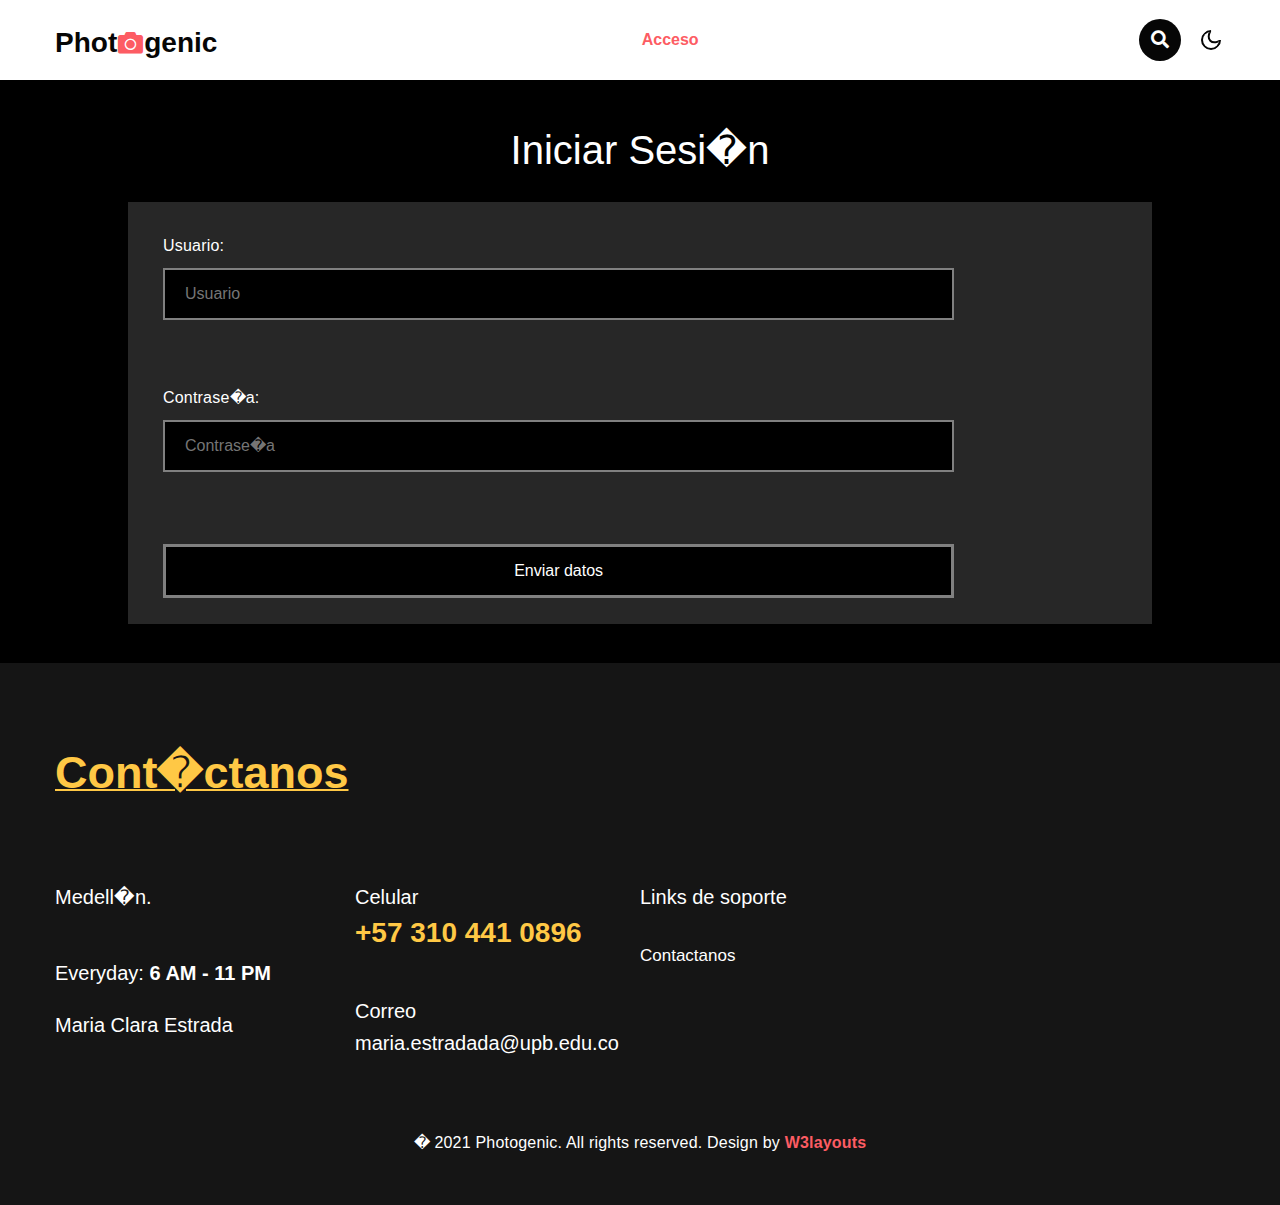
<file: login.html>
<!doctype html>
<html lang="en">

<head>
    <!-- Required meta tags -->
    <meta charset="utf-8">
    <meta name="viewport" content="width=device-width, initial-scale=1, shrink-to-fit=no">
    <title>Photogenic - Photo Gallery Category Bootstrap Responsive Website Template - Services : W3Layouts</title>
    <!-- google-fonts -->
    <link href="//fonts.googleapis.com/css2?family=Nunito:wght@200;300;400;600;700;800;900&display=swap"
          rel="stylesheet">
    <link href="//fonts.googleapis.com/css2?family=Playfair+Display:wght@400;500;600;700;800;900&display=swap"
          rel="stylesheet">
    <!-- //google-fonts -->
    <!-- Template CSS Style link -->
    <link rel="stylesheet" href="assets/css/style-starter.css">
    <link rel="stylesheet" href="assets/css/wpp.css">
    <link rel="stylesheet" href="assets/css/login.css">
</head>
<body>
    <header id="site-header" class="fixed-top">
        <div class="container">
            <nav class="navbar navbar-expand-lg stroke">
                <h1>
                    <a class="navbar-brand" href="index.html">
                        Phot<i class="fas fa-camera"></i>genic
                    </a>
                </h1>
                <!-- if logo is image enable this
                <a class="navbar-brand" href="#index.html">
                    <img src="image-path" alt="Your logo" title="Your logo" style="height:35px;" />
                </a> -->

                <button class="navbar-toggler  collapsed bg-gradient" type="button" data-toggle="collapse"
                        data-target="#navbarTogglerDemo02" aria-controls="navbarTogglerDemo02" aria-expanded="false"
                        aria-label="Toggle navigation">
                    <span class="navbar-toggler-icon fa icon-expand fa-bars"></span>
                    <span class="navbar-toggler-icon fa icon-close fa-times"></span>
                </button>

                <div class="collapse navbar-collapse" id="navbarTogglerDemo02">
                    <ul class="navbar-nav mx-lg-auto">
                        <li class="nav-item active">
                            <a class="nav-link" href="index2.html">Acceso</a>
                        </li>
                    </ul>
                </div>
                <!-- search button -->
                <div class="search-right ml-lg-3">
                    <div class="search-container">
                        <form action="/search" method="get">
                            <input class="search expandright" id="searchright" type="search" name="q"
                                   placeholder="Search">
                            <label class="button searchbutton" for="searchright"><i class="fas fa-search"></i></label>
                        </form>
                    </div>
                </div>
                <!-- //search button -->
                <!-- toggle switch for light and dark theme -->
                <div class="cont-ser-position">
                    <nav class="navigation">
                        <div class="theme-switch-wrapper">
                            <label class="theme-switch" for="checkbox">
                                <input type="checkbox" id="checkbox">
                                <div class="mode-container">
                                    <i class="gg-sun"></i>
                                    <i class="gg-moon"></i>
                                </div>
                            </label>
                        </div>
                    </nav>
                </div>
                <!-- //toggle switch for light and dark theme -->
            </nav>
        </div>
    </header><br><br><br>

    <div class="ubicacion">
        <h1>Iniciar Sesi�n</h1>
        <div class="registro">
            <form class="formulario" action="">
                <label for="">
                    <p>Usuario:</p><input type="text" placeholder="Usuario" id="usuario" pattern="^[a-zA-Z][a-zA-Z0-9]{3,10}$" title="Un nombre de usuario apropiado debe comenzar con una letra, contener letras, n�meros, guiones bajos y puntos, y tener entre 3 y 15 caracteres de longitud" required>
                </label>
                <br><br>
                <label for="">
                    <p>Contrase�a:</p><input type="password" placeholder="Contrase�a" id="contrase�a" pattern="[a-zA-Z0-9]{6,15}" title="Una contrase�a v�lida debe estar compuesta por letras y/o n�meros y tener una longitud entre 6 y 15 caracteres" required>
                </label>
                <br><br>
                <label for="">
                    <input type="button" id="btn" value="Enviar datos">
                </label>
            </form>
            

        </div>

    </div>
    <div id="ventana" class="ligthbox hidden">
        <div class="contenido-ventana">
            <h1>Has iniciado sesi�n</h1>
            <p>Ya puedes acceder a nuestro contenido</p>
            <button type="button" id="btn_cerrar_modal">Ok</button>
        </div>
    </div>

    <footer class="w3l-footer-29-main">
        <div class="footer-29-w3l py-5">
            <div class="container pt-md-5 pt-4">
                <div class="w3l-footer-text-style">
                    <div class="footer-list-cont d-flex align-items-center justify-content-between mb-5">
                        <h6 class="foot-sub-title">Cont�ctanos</h6>
                    </div>
                </div>
                <div class="row footer-top-29 pt-lg-5 pt-sm-4">
                    <div class="col-lg-3 col-sm-6">
                        <div class="address-grid">
                            <h5>Medell�n.</h5>
                            <h5 class="mt-sm-5 mt-4">Everyday: <span> 6 AM - 11 PM</span></h5><br>
                            <h5>Maria Clara Estrada</h5>
                        </div>
                    </div>
                    <div class="col-lg-3 col-sm-6 mt-sm-0 mt-4">
                        <div class="address-grid">
                            <h5>Celular</h5>
                            <h5 class="phone-number-text mt-2"><a href="tel:+573217475876">+57 310 441 0896</a></h5>
                        </div>
                        <div class="address-grid mt-sm-5 mt-4">
                            <h5>Correo</h5>
                            <h5 class="email-cont-text mt-1">
                                <a href="mailto:maria.estradada@upb.edu.co"
                                   class="mail">maria.estradada@upb.edu.co</a>
                            </h5>
                        </div>
                    </div>
                    <div class="col-lg-2 col-md-6 col-sm-5 footer-list-menu pl-lg-0 mt-lg-0 mt-sm-5 mt-4">
                        <div class="address-grid">
                            <h5 class="mb-4 pb-lg-2">Links de soporte</h5>
                            <ul>
                                <li><a href="contact.html">Contactanos</a></li>
                                
                            </ul>
                        </div>
                    </div>
                </div>
                <!-- copyright -->
                <div class="w3l-copyright text-center mt-lg-5 mt-sm-4 pt-md-4 pt-3">
                    <p class="copy-footer-29">
                        � 2021 Photogenic. All rights reserved. Design by <a href="https://w3layouts.com/" target="_blank">
                            W3layouts
                        </a>
                    </p>
                </div>
            </div>
        </div>
    </footer>

    <script src="assets/js/login.js"></script>
    <script src="assets/js/md5.min.js"></script>
</body>

</html>
</file>
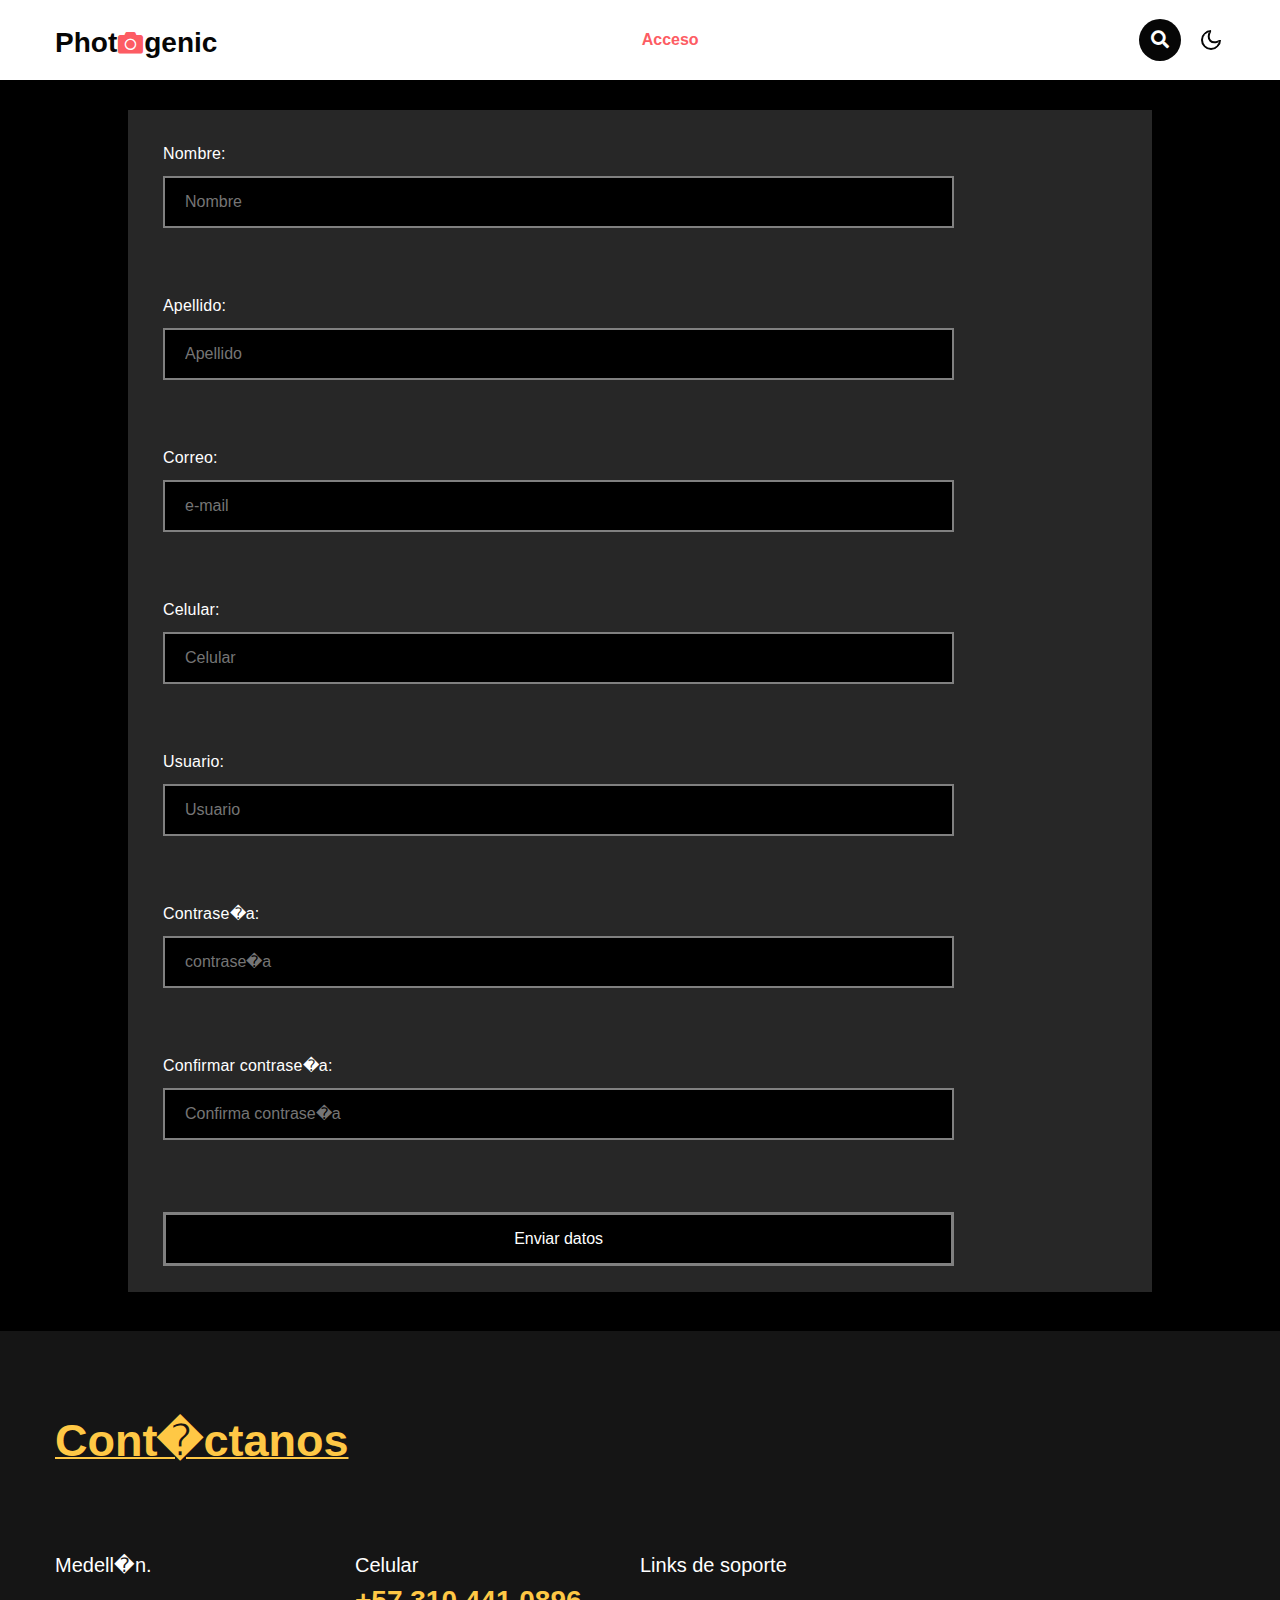
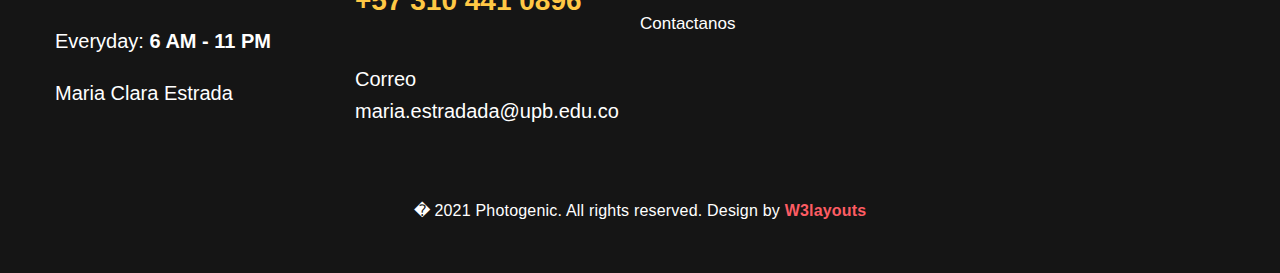
<file: reg.html>
<!doctype html>
<html lang="en">

<head>
    <!-- Required meta tags -->
    <meta charset="utf-8">
    <meta name="viewport" content="width=device-width, initial-scale=1, shrink-to-fit=no">
    <title>Photogenic - Photo Gallery Category Bootstrap Responsive Website Template - Services : W3Layouts</title>
    <!-- google-fonts -->
    <link href="//fonts.googleapis.com/css2?family=Nunito:wght@200;300;400;600;700;800;900&display=swap"
          rel="stylesheet">
    <link href="//fonts.googleapis.com/css2?family=Playfair+Display:wght@400;500;600;700;800;900&display=swap"
          rel="stylesheet">
    <!-- //google-fonts -->
    <!-- Template CSS Style link -->
    <link rel="stylesheet" href="assets/css/style-starter.css">
    <link rel="stylesheet" href="assets/css/wpp.css">
    <link rel="stylesheet" href="assets/css/reg.css">
</head>
<body>
    <header id="site-header" class="fixed-top">
        <div class="container">
            <nav class="navbar navbar-expand-lg stroke">
                <h1>
                    <a class="navbar-brand" href="index.html">
                        Phot<i class="fas fa-camera"></i>genic
                    </a>
                </h1>
                <!-- if logo is image enable this
                <a class="navbar-brand" href="#index.html">
                    <img src="image-path" alt="Your logo" title="Your logo" style="height:35px;" />
                </a> -->

                <button class="navbar-toggler  collapsed bg-gradient" type="button" data-toggle="collapse"
                        data-target="#navbarTogglerDemo02" aria-controls="navbarTogglerDemo02" aria-expanded="false"
                        aria-label="Toggle navigation">
                    <span class="navbar-toggler-icon fa icon-expand fa-bars"></span>
                    <span class="navbar-toggler-icon fa icon-close fa-times"></span>
                </button>

                <div class="collapse navbar-collapse" id="navbarTogglerDemo02">
                    <ul class="navbar-nav mx-lg-auto">
                        <li class="nav-item active">
                            <a class="nav-link" href="index.html">Acceso</a>
                        </li>
                    </ul>
                </div>
                <!-- search button -->
                <div class="search-right ml-lg-3">
                    <div class="search-container">
                        <form action="/search" method="get">
                            <input class="search expandright" id="searchright" type="search" name="q"
                                   placeholder="Search">
                            <label class="button searchbutton" for="searchright"><i class="fas fa-search"></i></label>
                        </form>
                    </div>
                </div>
                <!-- //search button -->
                <!-- toggle switch for light and dark theme -->
                <div class="cont-ser-position">
                    <nav class="navigation">
                        <div class="theme-switch-wrapper">
                            <label class="theme-switch" for="checkbox">
                                <input type="checkbox" id="checkbox">
                                <div class="mode-container">
                                    <i class="gg-sun"></i>
                                    <i class="gg-moon"></i>
                                </div>
                            </label>
                        </div>
                    </nav>
                </div>
                <!-- //toggle switch for light and dark theme -->
            </nav>
        </div>
    </header><br><br><br>
    <div class="registro">
        <form class="formulario" id="formulario" action="">
            <label for="">
                <p>Nombre:</p> <input type="text" placeholder="Nombre" id="nombre" required>
            </label>
            <br><br>
            <label for="">
                <p>Apellido:</p><input type="text" placeholder="Apellido" id="apellido" required>
            </label>
            <br><br>
            <label for="">
                <p>Correo:</p>
                <input type="email" placeholder="e-mail" id="correo" required>
            </label>
            <br><br>
            <label for="">
                <p>Celular:</p><input type="number" placeholder="Celular" id="celular" pattern="[0-9]+" required>
            </label>
            <br><br>
            <label for="">
                <p>Usuario:</p><input type="text" placeholder="Usuario" id="usuario" pattern="^[a-zA-Z][a-zA-Z0-9]{3,10}$" title="Un nombre de usuario apropiado debe comenzar con una letra, contener letras, n�meros, guiones bajos y puntos, y tener entre 3 y 15 caracteres de longitud" required>
            </label>
            <br><br>
            <label for="">
                <p>Contrase�a:</p><input type="password" placeholder="contrase�a" id="contrase�a" pattern="[a-zA-Z0-9]{6,15}" title="Una contrase�a v�lida debe estar compuesta por letras y/o n�meros y tener una longitud entre 6 y 15 caracteres" required>
            </label>
            <br><br>
            <label for="">
                <p>Confirmar contrase�a:</p><input type="password" placeholder="Confirma contrase�a" id="c_contrase�a" required>
            </label>
            <br><br>
            <label for="">
                <input type="button" value="Enviar datos" id="enviar">
            </label>
        </form>
        

    </div>
    <div id="ventana" class="ligthbox hidden">
        <div class="contenido-ventana">
            <h1>Enhorabuena</h1>
            <p>Inicia Sesi�n</p>
            <button type="button" id="btn_cerrar_modal">Entendido</button>
        </div>
    </div>

    <footer class="w3l-footer-29-main">
        <div class="footer-29-w3l py-5">
            <div class="container pt-md-5 pt-4">
                <div class="w3l-footer-text-style">
                    <div class="footer-list-cont d-flex align-items-center justify-content-between mb-5">
                        <h6 class="foot-sub-title">Cont�ctanos</h6>
                    </div>
                </div>
                <div class="row footer-top-29 pt-lg-5 pt-sm-4">
                    <div class="col-lg-3 col-sm-6">
                        <div class="address-grid">
                            <h5>Medell�n.</h5>
                            <h5 class="mt-sm-5 mt-4">Everyday: <span> 6 AM - 11 PM</span></h5><br>
                            <h5>Maria Clara Estrada</h5>
                        </div>
                    </div>
                    <div class="col-lg-3 col-sm-6 mt-sm-0 mt-4">
                        <div class="address-grid">
                            <h5>Celular</h5>
                            <h5 class="phone-number-text mt-2"><a href="tel:+573217475876">+57 310 441 0896</a></h5>
                        </div>
                        <div class="address-grid mt-sm-5 mt-4">
                            <h5>Correo</h5>
                            <h5 class="email-cont-text mt-1">
                                <a href="mailto:maria.estradada@upb.edu.co"
                                   class="mail">maria.estradada@upb.edu.co</a>
                            </h5>
                        </div>
                    </div>
                    <div class="col-lg-2 col-md-6 col-sm-5 footer-list-menu pl-lg-0 mt-lg-0 mt-sm-5 mt-4">
                        <div class="address-grid">
                            <h5 class="mb-4 pb-lg-2">Links de soporte</h5>
                            <ul>
                                <li><a href="contact.html">Contactanos</a></li>
                            </ul>
                        </div>
                    </div>
                </div>
                <!-- copyright -->
                <div class="w3l-copyright text-center mt-lg-5 mt-sm-4 pt-md-4 pt-3">
                    <p class="copy-footer-29">
                        � 2021 Photogenic. All rights reserved. Design by <a href="https://w3layouts.com/" target="_blank">
                            W3layouts
                        </a>
                    </p>
                </div>
            </div>
        </div>
    </footer>
    <script src="assets/js/reg.js"></script>
    <script src="assets/js/md5.min.js"></script>
</body>

</html>
</file>
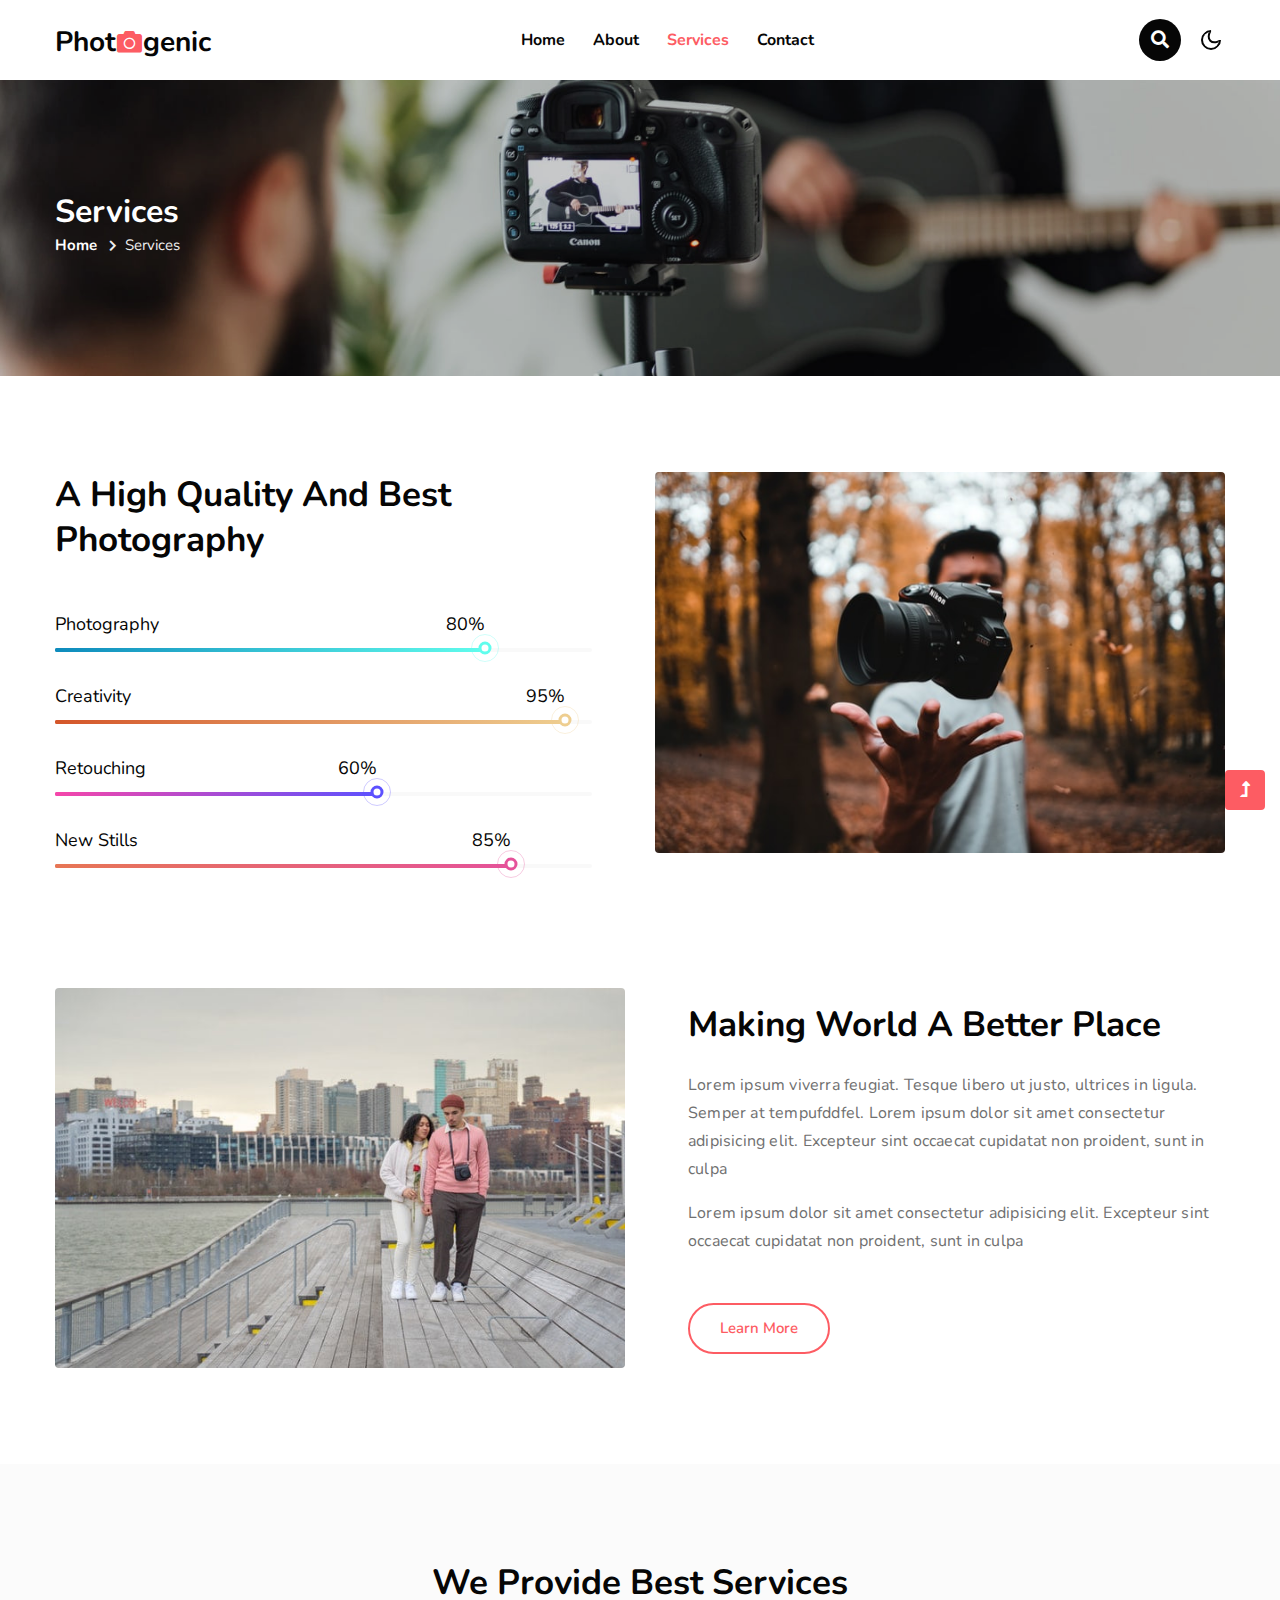
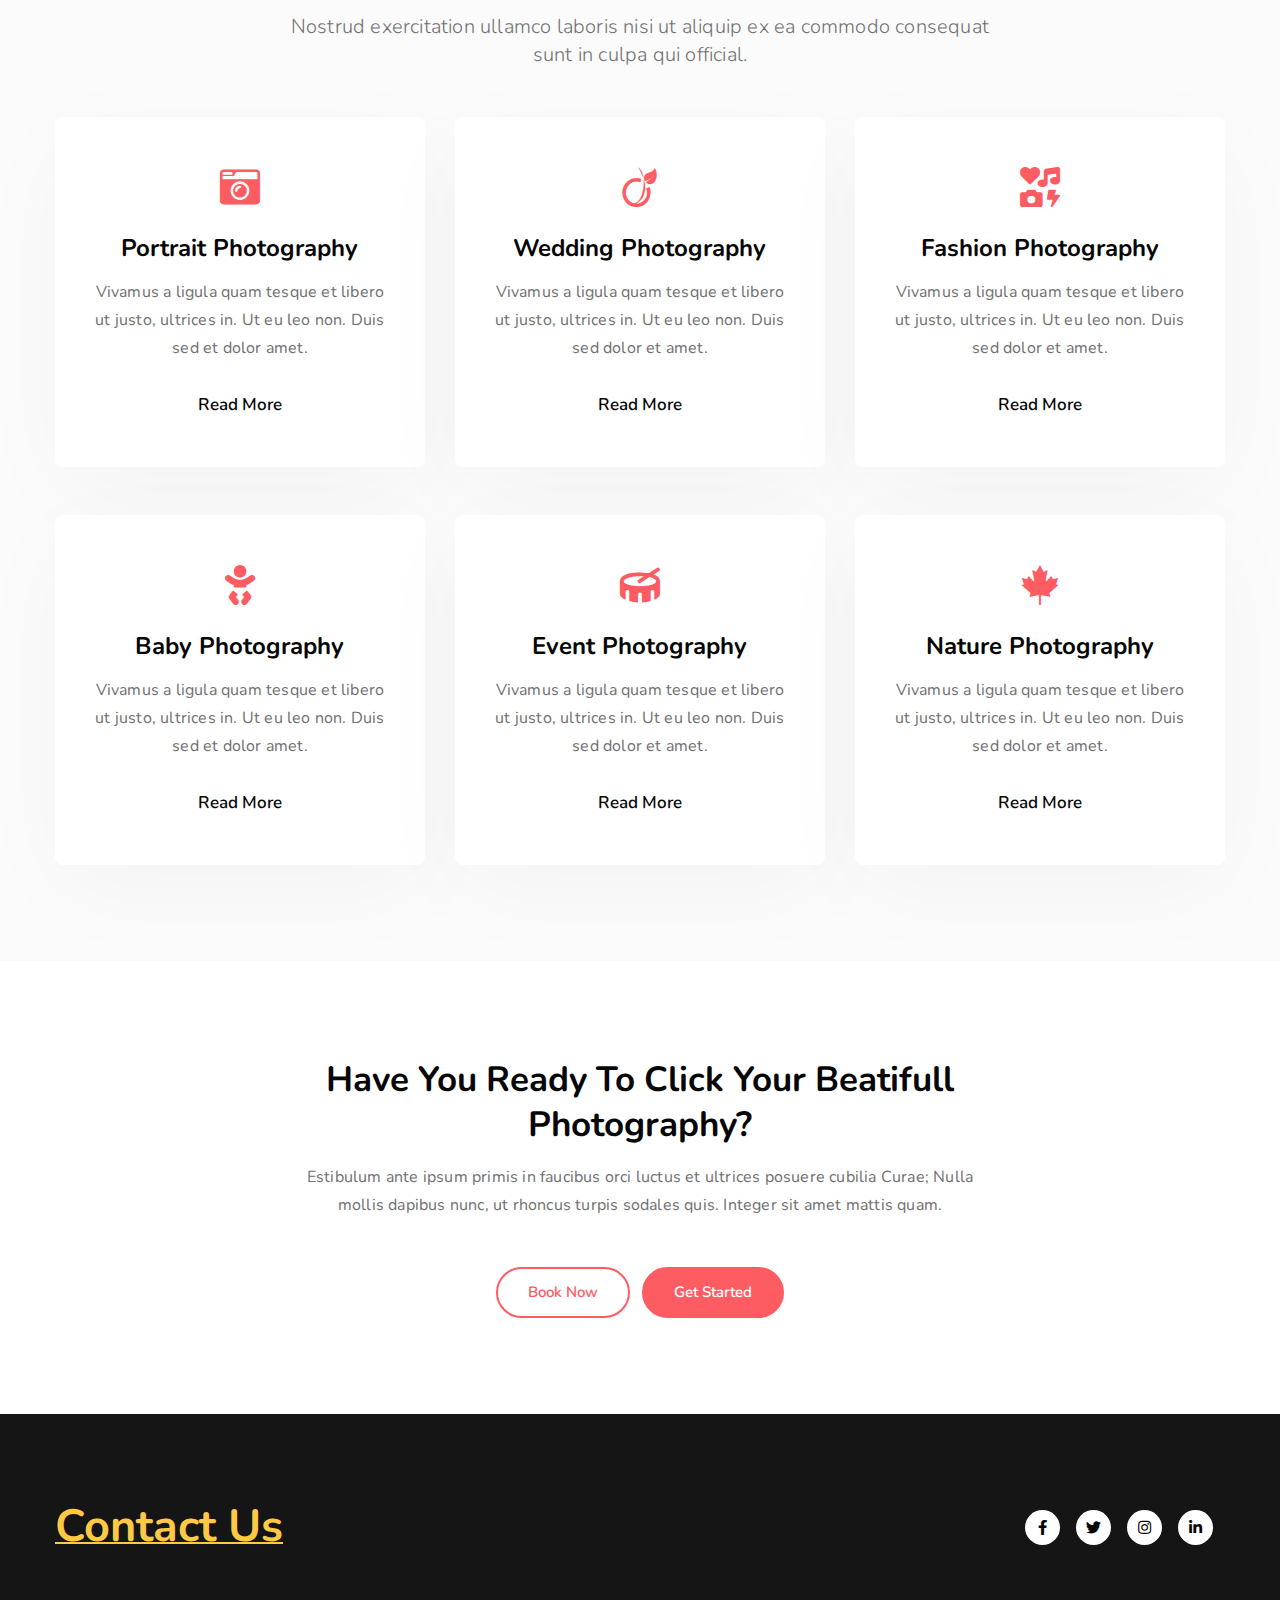
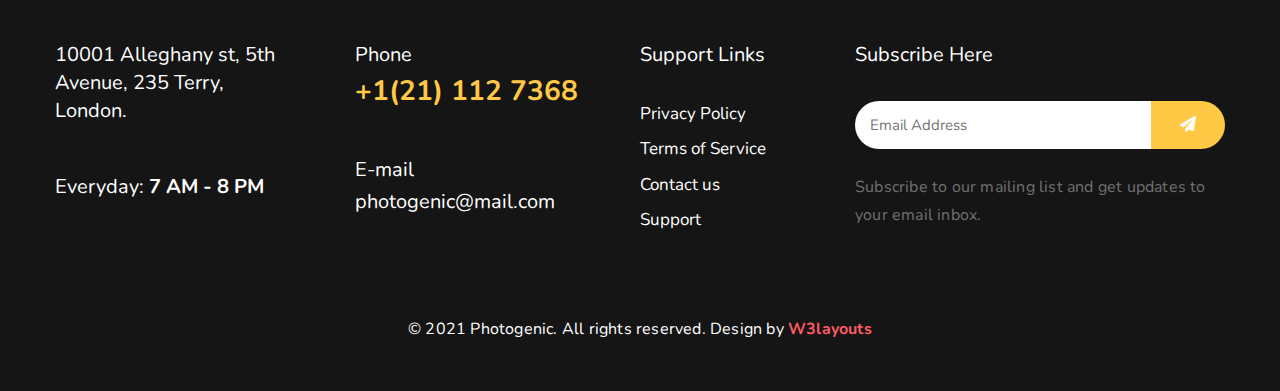
<file: services.html>
﻿<!--
Author: W3layouts
Author URL: http://w3layouts.com
-->
<!doctype html>
<html lang="en">

<head>
    <!-- Required meta tags -->
    <meta charset="utf-8">
    <meta name="viewport" content="width=device-width, initial-scale=1, shrink-to-fit=no">
    <title>Photogenic - Photo Gallery Category Bootstrap Responsive Website Template - Services : W3Layouts</title>
    <!-- google-fonts -->
    <link href="//fonts.googleapis.com/css2?family=Nunito:wght@200;300;400;600;700;800;900&display=swap"
        rel="stylesheet">
    <link href="//fonts.googleapis.com/css2?family=Playfair+Display:wght@400;500;600;700;800;900&display=swap"
        rel="stylesheet">
    <!-- //google-fonts -->
    <!-- Template CSS Style link -->
    <link rel="stylesheet" href="assets/css/style-starter.css">

</head>

<body>
    <!--header-->
    <header id="site-header" class="fixed-top">
        <div class="container">
            <nav class="navbar navbar-expand-lg stroke">
                <h1>
                    <a class="navbar-brand" href="index.html">
                        Phot<i class="fas fa-camera"></i>genic
                    </a>
                </h1>
                <!-- if logo is image enable this   
    <a class="navbar-brand" href="#index.html">
        <img src="image-path" alt="Your logo" title="Your logo" style="height:35px;" />
    </a> -->
                <button class="navbar-toggler  collapsed bg-gradient" type="button" data-toggle="collapse"
                    data-target="#navbarTogglerDemo02" aria-controls="navbarTogglerDemo02" aria-expanded="false"
                    aria-label="Toggle navigation">
                    <span class="navbar-toggler-icon fa icon-expand fa-bars"></span>
                    <span class="navbar-toggler-icon fa icon-close fa-times"></span>
                </button>

                <div class="collapse navbar-collapse" id="navbarTogglerDemo02">
                    <ul class="navbar-nav mx-lg-auto">
                        <li class="nav-item">
                            <a class="nav-link" href="index.html">Home <span class="sr-only">(current)</span></a>
                        </li>
                        <li class="nav-item">
                            <a class="nav-link" href="about.html">About</a>
                        </li>
                        <li class="nav-item active">
                            <a class="nav-link" href="services.html">Services</a>
                        </li>
                        <li class="nav-item">
                            <a class="nav-link" href="contact.html">Contact</a>
                        </li>
                    </ul>
                </div>
                <!-- search button -->
                <div class="search-right ml-lg-3">
                    <div class="search-container">
                        <form action="/search" method="get">
                            <input class="search expandright" id="searchright" type="search" name="q"
                                placeholder="Search">
                            <label class="button searchbutton" for="searchright"><i class="fas fa-search"></i></label>
                        </form>
                    </div>
                </div>
                <!-- //search button -->
                <!-- toggle switch for light and dark theme -->
                <div class="cont-ser-position">
                    <nav class="navigation">
                        <div class="theme-switch-wrapper">
                            <label class="theme-switch" for="checkbox">
                                <input type="checkbox" id="checkbox">
                                <div class="mode-container">
                                    <i class="gg-sun"></i>
                                    <i class="gg-moon"></i>
                                </div>
                            </label>
                        </div>
                    </nav>
                </div>
                <!-- //toggle switch for light and dark theme -->
            </nav>
        </div>
    </header>
    <!--//header-->

    <!-- inner banner -->
    <section class="inner-banner py-5">
        <div class="w3l-breadcrumb py-lg-5">
            <div class="container pt-sm-5 pt-4 pb-sm-4">
                <h4 class="inner-text-title font-weight-bold pt-5">Services</h4>
                <ul class="breadcrumbs-custom-path">
                    <li><a href="index.html">Home</a></li>
                    <li class="active"><span class="fa fa-chevron-right mx-2" aria-hidden="true"></span>Services</li>
                </ul>
            </div>
        </div>
    </section>
    <!-- //inner banner -->

    <!-- service section -->
    <section class="w3l-servicesblock py-5">
        <div class="container py-md-5 py-4">
            <div class="row pb-lg-4">
                <div class="col-lg-6 w3l-progress align-self pr-lg-5">
                    <h3 class="title-style mb-5">A high quality and best photography</h3>
                    <div class="progress-info info1">
                        <h6 class="progress-tittle">Photography <span class="">80%</span></h6>
                        <div class="progress">
                            <div class="progress-bar progress-bar-striped gradient-1" role="progressbar"
                                style="width: 80%" aria-valuenow="90" aria-valuemin="0" aria-valuemax="100">
                            </div>
                        </div>
                    </div>
                    <div class="progress-info info2">
                        <h6 class="progress-tittle">Creativity <span class="">95%</span>
                        </h6>
                        <div class="progress">
                            <div class="progress-bar progress-bar-striped gradient-2" role="progressbar"
                                style="width: 95%" aria-valuenow="95" aria-valuemin="0" aria-valuemax="100">
                            </div>
                        </div>
                    </div>
                    <div class="progress-info info3">
                        <h6 class="progress-tittle">Retouching <span class="">60%</span></h6>
                        <div class="progress">
                            <div class="progress-bar progress-bar-striped gradient-3" role="progressbar"
                                style="width: 60%" aria-valuenow="95" aria-valuemin="0" aria-valuemax="100">
                            </div>
                        </div>
                    </div>
                    <div class="progress-info info4 mb-0">
                        <h6 class="progress-tittle">New Stills <span class="">85%</span></h6>
                        <div class="progress">
                            <div class="progress-bar progress-bar-striped gradient-4" role="progressbar"
                                style="width: 85%" aria-valuenow="95" aria-valuemin="0" aria-valuemax="100">
                            </div>
                        </div>
                    </div>
                </div>
                <div class="col-lg-6 left-wthree-img mt-lg-0 mt-5">
                    <img src="assets/images/service1.jpg" alt="" class="img-fluid">
                </div>
            </div>
            <div class="row mt-5 pt-lg-5">
                <div class="col-lg-6 left-wthree-img mt-lg-0 mt-5 order-lg-first order-last">
                    <img src="assets/images/service2.jpg" alt="" class="img-fluid">
                </div>
                <div class="col-lg-6 about-right-faq align-self pl-lg-5 order-lg-last order-first">
                    <h3 class="title-style mb-4">Making world a better place</h3>
                    <p>Lorem ipsum viverra feugiat. Tesque libero ut justo,
                        ultrices in ligula. Semper at tempufddfel. Lorem ipsum dolor sit amet consectetur adipisicing
                        elit. Excepteur sint occaecat cupidatat non proident, sunt in culpa</p>
                    <p class="mt-3">Lorem ipsum dolor sit amet consectetur adipisicing
                        elit. Excepteur sint occaecat cupidatat non proident, sunt in culpa</p>
                    <a class="btn btn-style btn-style-primary mt-lg-5 mt-4" href="about.html">Learn More </a>
                </div>
            </div>
        </div>
    </section>
    <!-- //service section -->

    <!-- /service page -->
    <section class="w3l-bottom-grids-6 py-5">
        <div class="container py-lg-5 py-md-4">
            <div class="title-heading-w3 text-center mx-auto mb-sm-5 mb-4" style="max-width:700px">
                <h3 class="title-style">We Provide best services</h3>
                <p class="lead mt-2">Nostrud exercitation ullamco laboris nisi
                    ut aliquip ex ea commodo consequat sunt in culpa qui official.</p>
            </div>
            <div class="grids-area-hny main-cont-wthree-fea row">
                <div class="col-lg-4 col-md-6 grids-feature">
                    <div class="area-box">
                        <i class="fas fa-camera-retro"></i>
                        <h4><a href="#feature" class="title-head">Portrait Photography</a></h4>
                        <p>Vivamus a ligula quam tesque et libero ut justo, ultrices in. Ut eu leo non. Duis sed et
                            dolor amet.</p>
                        <a href="#url" class="more">Read More </a>
                    </div>
                </div>
                <div class="col-lg-4 col-md-6 grids-feature mt-md-0 mt-4">
                    <div class="area-box">
                        <i class="fab fa-viadeo"></i>
                        <h4><a href="#feature" class="title-head">Wedding Photography</a></h4>
                        <p>Vivamus a ligula quam tesque et libero ut justo, ultrices in. Ut eu leo non. Duis sed dolor
                            et amet.</p>
                        <a href="#url" class="more">Read More </a>
                    </div>
                </div>
                <div class="col-lg-4 col-md-6 grids-feature mt-lg-0 mt-4">
                    <div class="area-box">
                        <i class="fas fa-icons"></i>
                        <h4><a href="#feature" class="title-head">Fashion Photography</a></h4>
                        <p>Vivamus a ligula quam tesque et libero ut justo, ultrices in. Ut eu leo non. Duis sed dolor
                            et amet.</p>
                        <a href="#url" class="more">Read More</a>
                    </div>
                </div>
                <div class="col-lg-4 col-md-6 grids-feature mt-lg-5 mt-4">
                    <div class="area-box">
                        <i class="fas fa-baby"></i>
                        <h4><a href="#feature" class="title-head">Baby Photography</a></h4>
                        <p>Vivamus a ligula quam tesque et libero ut justo, ultrices in. Ut eu leo non. Duis sed et
                            dolor amet.</p>
                        <a href="#url" class="more">Read More </a>
                    </div>
                </div>
                <div class="col-lg-4 col-md-6 grids-feature mt-lg-5 mt-4">
                    <div class="area-box">
                        <i class="fas fa-drum"></i>
                        <h4><a href="#feature" class="title-head">Event Photography</a></h4>
                        <p>Vivamus a ligula quam tesque et libero ut justo, ultrices in. Ut eu leo non. Duis sed dolor
                            et amet.</p>
                        <a href="#url" class="more">Read More </a>
                    </div>
                </div>
                <div class="col-lg-4 col-md-6 grids-feature mt-lg-5 mt-4">
                    <div class="area-box">
                        <i class="fab fa-canadian-maple-leaf"></i>
                        <h4><a href="#feature" class="title-head">Nature Photography</a></h4>
                        <p>Vivamus a ligula quam tesque et libero ut justo, ultrices in. Ut eu leo non. Duis sed dolor
                            et amet.</p>
                        <a href="#url" class="more">Read More </a>
                    </div>
                </div>
            </div>
        </div>
    </section>
    <!-- //service page -->

    <!-- content with buttons -->
    <section class="services-2 py-5">
        <div class="container py-md-5 py-4 text-center">
            <div class="header-section text-center mx-auto" style="max-width:700px">
                <h3 class="title-style mb-3">have you ready to click your beatifull Photography? </h3>
                <p> Estibulum ante ipsum primis in faucibus orci luctus et ultrices posuere cubilia Curae;
                    Nulla mollis dapibus nunc, ut rhoncus
                    turpis sodales quis. Integer sit amet mattis quam.</p>
            </div>
            <div class="buttons mt-5">
                <a href="contact.html" class="btn btn-style btn-style-primary mr-2">Book Now</a>
                <a href="contact.html" class="btn btn-style btn-style-primary-2">Get Started</a>
            </div>
        </div>
    </section>
    <!-- //content with buttons -->

    <!-- footer -->
    <footer class="w3l-footer-29-main">
        <div class="footer-29-w3l py-5">
            <div class="container pt-md-5 pt-4">
                <div class="w3l-footer-text-style">
                    <div class="footer-list-cont d-flex align-items-center justify-content-between mb-5">
                        <h6 class="foot-sub-title">Contact Us</h6>
                        <div class="main-social-footer-29">
                            <a href="#facebook" class="facebook"><i class="fab fa-facebook-f"></i></a>
                            <a href="#twitter" class="twitter"><i class="fab fa-twitter"></i></a>
                            <a href="#instagram" class="instagram"><i class="fab fa-instagram"></i></a>
                            <a href="#linkedin" class="linkedin"><i class="fab fa-linkedin-in"></i></a>
                        </div>
                    </div>
                </div>
                <div class="row footer-top-29 pt-lg-5 pt-sm-4">
                    <div class="col-lg-3 col-sm-6">
                        <div class="address-grid">
                            <h5>10001 Alleghany st, 5th Avenue, 235 Terry, <br> London.</h5>
                            <h5 class="mt-sm-5 mt-4">Everyday: <span> 7 AM - 8 PM</span></h5>
                        </div>
                    </div>
                    <div class="col-lg-3 col-sm-6 mt-sm-0 mt-4">
                        <div class="address-grid">
                            <h5>Phone</h5>
                            <h5 class="phone-number-text mt-2"><a href="tel:+1(21) 112 7368">+1(21) 112 7368</a></h5>
                        </div>
                        <div class="address-grid mt-sm-5 mt-4">
                            <h5>E-mail</h5>
                            <h5 class="email-cont-text mt-1"> <a href="mailto:photogenic@mail.com"
                                    class="mail">photogenic@mail.com</a></h5>
                        </div>
                    </div>
                    <div class="col-lg-2 col-md-6 col-sm-5 footer-list-menu pl-lg-0 mt-lg-0 mt-sm-5 mt-4">
                        <div class="address-grid">
                            <h5 class="mb-4 pb-lg-2">Support Links</h5>
                            <ul>
                                <li><a href="#privacy">Privacy Policy</a></li>
                                <li><a href="#terms"> Terms of Service</a></li>
                                <li><a href="contact.html">Contact us</a></li>
                                <li><a href="#support"> Support</a></li>
                            </ul>
                        </div>
                    </div>
                    <div class="address-grid col-lg-4 col-md-6 col-sm-7 mt-lg-0 mt-sm-5 mt-4 w3l-footer-16-main">
                        <h5>Subscribe Here</h5>
                        <form action="#" class="subscribe d-flex mt-4 pt-lg-2 mb-4" method="post">
                            <input type="email" name="email" placeholder="Email Address" required="">
                            <button><span class="fa fa-paper-plane" aria-hidden="true"></span></button>
                        </form>
                        <p>Subscribe to our mailing list and get updates to your email inbox.</p>
                    </div>
                </div>
                <!-- copyright -->
                <div class="w3l-copyright text-center mt-lg-5 mt-sm-4 pt-md-4 pt-3">
                    <p class="copy-footer-29">© 2021 Photogenic. All rights reserved. Design by <a
                            href="https://w3layouts.com/" target="_blank">
                            W3layouts</a></p>
                </div>
            </div>
        </div>
    </footer>
    <!-- //footer -->

    <!-- Js scripts -->
    <!-- move top -->
    <button onclick="topFunction()" id="movetop" title="Go to top">
        <span class="fas fa-level-up-alt" aria-hidden="true"></span>
    </button>
    <script>
        // When the user scrolls down 20px from the top of the document, show the button
        window.onscroll = function () {
            scrollFunction()
        };

        function scrollFunction() {
            if (document.body.scrollTop > 20 || document.documentElement.scrollTop > 20) {
                document.getElementById("movetop").style.display = "block";
            } else {
                document.getElementById("movetop").style.display = "none";
            }
        }

        // When the user clicks on the button, scroll to the top of the document
        function topFunction() {
            document.body.scrollTop = 0;
            document.documentElement.scrollTop = 0;
        }
    </script>
    <!-- //move top -->

    <!-- common jquery plugin -->
    <script src="assets/js/jquery-3.3.1.min.js"></script>
    <!-- //common jquery plugin -->

    <!-- theme switch js (light and dark)-->
    <script src="assets/js/theme-change.js"></script>
    <!-- //theme switch js (light and dark)-->

    <!-- MENU-JS -->
    <script>
        $(window).on("scroll", function () {
            var scroll = $(window).scrollTop();

            if (scroll >= 80) {
                $("#site-header").addClass("nav-fixed");
            } else {
                $("#site-header").removeClass("nav-fixed");
            }
        });

        //Main navigation Active Class Add Remove
        $(".navbar-toggler").on("click", function () {
            $("header").toggleClass("active");
        });
        $(document).on("ready", function () {
            if ($(window).width() > 991) {
                $("header").removeClass("active");
            }
            $(window).on("resize", function () {
                if ($(window).width() > 991) {
                    $("header").removeClass("active");
                }
            });
        });
    </script>
    <!-- //MENU-JS -->

    <!-- disable body scroll which navbar is in active -->
    <script>
        $(function () {
            $('.navbar-toggler').click(function () {
                $('body').toggleClass('noscroll');
            })
        });
    </script>
    <!-- //disable body scroll which navbar is in active -->

    <!--bootstrap-->
    <script src="assets/js/bootstrap.min.js"></script>
    <!-- //bootstrap-->
    <!-- //Js scripts -->
</body>

</html>
</file>
<file: assets/css/wpp.css>
body {
    font-family: sans-serif;
    background: beige;
}

#btn_whatsapp {
    position: fixed;
    height: 64px;
    width: 64px;
    bottom: 10px;
    right: 10px;
    z-index: 5px;
}

#btn_home {
    position: fixed;
    height: 64px;
    width: 64px;
    bottom: 10px;
    right: 10px;
    z-index: 5px;
}
</file>
<file: assets/css/login.css>
.ubicacion {
    display: block;
}

.formulario {
    display: block;
    padding: 30px 0px 10px 35px;
    width: 100%;
    background-color: #272727;
    color: white;
}

.formularior {
    display: block;
    padding: 50px 0px 50px 50px;
    width: 100%;
    background-color: #272727;
    color: white;
}

input[type=submit], [type=button] {
    border: 3px;
    border-style: solid;
    border-color: black;
    color: black;
    padding: 16px 32px;
    margin: 4px 2px;
    width: 100%;
}

    input[type=submit]:hover {
        border-color: #F88B86;
        cursor: pointer;
    }

input[type=button]:hover {
    border-color: #F88B86;
    cursor: pointer;
}

.formulario p {
    color: white;
}

.ubicacion h1 {
    padding-top: 5%;
    color: white;
    text-align: center;
    font-family: 'Franklin Gothic Medium', 'Arial Narrow', Arial, sans-serif;
}

    .ubicacion h1:hover {
        text-shadow: 0 0 30px #fff;
    }

input[type=password], input[type=text], input[type=submit], input[type=button] {
    border-style: solid;
    border-color: gray;
    background-color: black;
    color: white;
    width: 80%;
    padding: 12px 20px;
    margin: 8px 0;
}

    input[type=password]:focus {
        border: 3px solid white;
        background-color: black;
    }

    input[type=text]:focus {
        border: 3px solid white;
        background-color: black;
    }

.registro {
    display: flex;
    margin-left: 10%;
    margin-top: 3%;
    margin-bottom: 3%;
    width: 80%;
}

.registro_tarjeta {
    background-size: 100% 100%;
    background: url("../images/f5.jpg");
    border-style: solid;
    border-right: black;
    border-bottom: black;
    border-top: black;
    border-color: aliceblue;
    background-size: cover;
    background-size: 100% 100%;
    background-repeat: no-repeat;
    width: 100%;
}

.registro_tarjetar {
    background-size: 100% 100%;
    background: url("../images/f6.jpg");
    border-style: solid;
    border-right: black;
    border-bottom: black;
    border-top: black;
    border-color: aliceblue;
    background-size: cover;
    background-size: 100% 100%;
    background-repeat: no-repeat;
    width: 100%;
}

.redireccion_input {
    border-radius: 20px;
}

label {
    display: block;
    color: white;
}

body {
    display: block;
    background-color: black;
}

.show {
    display: block;
}

.hidden {
    display: none;
}

.ligthbox {
    position: fixed;
    top: 0px;
    left: 0px;
    width: 100%;
    height: 100%;
    background: rgba(0,0,0,.6);
    z-index: 999;
}

.contenido-ventana {
    position: relative;
    background-color: #fff;
    width: 500px;
    height: 230px;
    margin-right: auto;
    margin-left: auto;
    top: 50%;
    margin-top: -115px;
    border-radius: 10px;
    padding: 20px;
}
</file>
<file: assets/css/reg.css>
.formulario {
    display: block;
    padding: 30px 0px 10px 35px;
    width: 100%;
    background-color: #272727;
    color: white;
}

input[type=button] {
    border: 3px;
    border-style: solid;
    border-color: black;
    color: black;
    padding: 16px 32px;
    margin: 4px 2px;
    width: 100%;
}

    input[type=button]:hover {
        border-color: #F88B86;
        cursor: pointer;
    }

.formulario p {
    color: white;
}

input[type=password], input[type=text], input[type=email], input[type=number], input[type=button] {
    border-style: solid;
    border-color: gray;
    background-color: black;
    color: white;
    width: 80%;
    padding: 12px 20px;
    margin: 8px 0;
}

    input[type=password]:focus {
        border: 3px solid white;
        background-color: black;
    }

    input[type=text]:focus {
        border: 3px solid white;
        background-color: black;
    }

    input[type=email]:focus {
        border: 3px solid white;
        background-color: black;
    }

    input[type=number]:focus {
        border: 3px solid white;
        background-color: black;
    }

.registro {
    display: flex;
    margin-left: 10%;
    margin-top: 3%;
    margin-bottom: 3%;
    width: 80%;
}

.registro_tarjeta {
    background-size: 100% 100%;
    background: url("../images/f4.jpg");
    border-style: solid;
    border-right: black;
    border-bottom: black;
    border-top: black;
    border-color: aliceblue;
    background-size: cover;
    background-size: 100% 100%;
    background-repeat: no-repeat;
    width: 100%;
}

label {
    display: block;
    color: white;
}

body {
    background-color: black;
}

.show {
    display: block;
}

.hidden {
    display: none;
}

.ligthbox {
    position: fixed;
    top: 0px;
    left: 0px;
    width: 100%;
    height: 100%;
    background: rgba(0,0,0,.6);
    z-index: 999;
}

.contenido-ventana {
    position: relative;
    background-color: #fff;
    width: 500px;
    height: 230px;
    margin-right: auto;
    margin-left: auto;
    top: 50%;
    margin-top: -115px;
    border-radius: 10px;
    padding: 20px;
}
</file>
<file: assets/css/style-starter.css>
@charset "UTF-8";

/*--
Author: W3layouts
Author URL: http://w3layouts.com
--*/
/*!
 * Bootstrap v4.4.1 (https://getbootstrap.com/)
 * Copyright 2011-2019 The Bootstrap Authors
 * Copyright 2011-2019 Twitter, Inc.
 * Licensed under MIT (https://github.com/twbs/bootstrap/blob/master/LICENSE)
 */
:root {
  --blue: #007bff;
  --indigo: #6610f2;
  --purple: #6f42c1;
  --pink: #e83e8c;
  --red: #dc3545;
  --orange: #fd7e14;
  --yellow: #ffc107;
  --green: #28a745;
  --teal: #20c997;
  --cyan: #17a2b8;
  --white: #fff;
  --gray: #6c757d;
  --gray-dark: #343a40;
  --primary: #f34235;
  --secondary: #131514;
  --success: #28a745;
  --info: #17a2b8;
  --warning: #ffc107;
  --danger: #dc3545;
  --light: #f8f9fa;
  --dark: #343a40;
  --breakpoint-xs: 0;
  --breakpoint-sm: 576px;
  --breakpoint-md: 768px;
  --breakpoint-lg: 992px;
  --breakpoint-xl: 1200px;
  --font-family-sans-serif: -apple-system, BlinkMacSystemFont, "Segoe UI", Roboto, "Helvetica Neue", Arial, "Noto Sans", sans-serif, "Apple Color Emoji", "Segoe UI Emoji", "Segoe UI Symbol", "Noto Color Emoji";
  --font-family-monospace: SFMono-Regular, Menlo, Monaco, Consolas, "Liberation Mono", "Courier New", monospace;
}

*,
*::before,
*::after {
  box-sizing: border-box;
}

html {
  font-family: sans-serif;
  line-height: 1.15;
  -webkit-text-size-adjust: 100%;
  -webkit-tap-highlight-color: rgba(0, 0, 0, 0);
}

article,
aside,
figcaption,
figure,
footer,
header,
hgroup,
main,
nav,
section {
  display: block;
}

body {
  margin: 0;
  font-family: -apple-system, BlinkMacSystemFont, "Segoe UI", Roboto, "Helvetica Neue", Arial, "Noto Sans", sans-serif, "Apple Color Emoji", "Segoe UI Emoji", "Segoe UI Symbol", "Noto Color Emoji";
  font-size: 1rem;
  font-weight: 400;
  line-height: 1.5;
  color: #212529;
  text-align: left;
  background-color: #fff;
}

[tabindex="-1"]:focus:not(:focus-visible) {
  outline: 0 !important;
}

hr {
  box-sizing: content-box;
  height: 0;
  overflow: visible;
}

h1,
h2,
h3,
h4,
h5,
h6 {
  margin-top: 0;
  margin-bottom: 0.5rem;
}

p {
  margin-top: 0;
  margin-bottom: 1rem;
}

abbr[title],
abbr[data-original-title] {
  text-decoration: underline;
  -webkit-text-decoration: underline dotted;
  text-decoration: underline dotted;
  cursor: help;
  border-bottom: 0;
  -webkit-text-decoration-skip-ink: none;
  text-decoration-skip-ink: none;
}

address {
  margin-bottom: 1rem;
  font-style: normal;
  line-height: inherit;
}

ol,
ul,
dl {
  margin-top: 0;
  margin-bottom: 1rem;
}

ol ol,
ul ul,
ol ul,
ul ol {
  margin-bottom: 0;
}

dt {
  font-weight: 600;
}

dd {
  margin-bottom: .5rem;
  margin-left: 0;
}

blockquote {
  margin: 0 0 1rem;
}

b,
strong {
  font-weight: bolder;
}

small {
  font-size: 80%;
}

sub,
sup {
  position: relative;
  font-size: 75%;
  line-height: 0;
  vertical-align: baseline;
}

sub {
  bottom: -.25em;
}

sup {
  top: -.5em;
}

a {
  color: var(--font-color);
  text-decoration: none;
  background-color: transparent;
}

a:hover {
  color: var(--primary-color);
  text-decoration: underline;
}

a,
a:hover,
button,
button:hover {
  text-decoration: none;
  transition: .5s all;
  -moz-transition: .5s all;
}

a:not([href]) {
  color: inherit;
  text-decoration: none;
}

a:not([href]):hover {
  color: inherit;
  text-decoration: none;
}

pre,
code,
kbd,
samp {
  font-family: SFMono-Regular, Menlo, Monaco, Consolas, "Liberation Mono", "Courier New", monospace;
  font-size: 1em;
}

pre {
  margin-top: 0;
  margin-bottom: 1rem;
  overflow: auto;
}

figure {
  margin: 0 0 1rem;
}

img {
  vertical-align: middle;
  border-style: none;
}

svg {
  overflow: hidden;
  vertical-align: middle;
}

table {
  border-collapse: collapse;
}

caption {
  padding-top: 0.75rem;
  padding-bottom: 0.75rem;
  color: #6c757d;
  text-align: left;
  caption-side: bottom;
}

th {
  text-align: inherit;
}

label {
  display: inline-block;
  margin-bottom: 0.5rem;
}

button {
  border-radius: 0;
}

button:focus {
  outline: 1px dotted;
  outline: 5px auto -webkit-focus-ring-color;
}

input,
button,
select,
optgroup,
textarea {
  margin: 0;
  font-family: inherit;
  font-size: inherit;
  line-height: inherit;
}

button,
input {
  overflow: visible;
}

button,
select {
  text-transform: none;
}

select {
  word-wrap: normal;
}

button,
[type="button"],
[type="reset"],
[type="submit"] {
  -webkit-appearance: button;
}

button:not(:disabled),
[type="button"]:not(:disabled),
[type="reset"]:not(:disabled),
[type="submit"]:not(:disabled) {
  cursor: pointer;
}

button::-moz-focus-inner,
[type="button"]::-moz-focus-inner,
[type="reset"]::-moz-focus-inner,
[type="submit"]::-moz-focus-inner {
  padding: 0;
  border-style: none;
}

input[type="radio"],
input[type="checkbox"] {
  box-sizing: border-box;
  padding: 0;
}

input[type="date"],
input[type="time"],
input[type="datetime-local"],
input[type="month"] {
  -webkit-appearance: listbox;
}

textarea {
  overflow: auto;
  resize: vertical;
}

fieldset {
  min-width: 0;
  padding: 0;
  margin: 0;
  border: 0;
}

legend {
  display: block;
  width: 100%;
  max-width: 100%;
  padding: 0;
  margin-bottom: .5rem;
  font-size: 1.5rem;
  line-height: inherit;
  color: inherit;
  white-space: normal;
}

@media (max-width: 1200px) {
  legend {
    font-size: calc(1.275rem + 0.3vw);
  }
}

progress {
  vertical-align: baseline;
}

[type="number"]::-webkit-inner-spin-button,
[type="number"]::-webkit-outer-spin-button {
  height: auto;
}

[type="search"] {
  outline-offset: -2px;
  -webkit-appearance: none;
}

[type="search"]::-webkit-search-decoration {
  -webkit-appearance: none;
}

::-webkit-file-upload-button {
  font: inherit;
  -webkit-appearance: button;
}

output {
  display: inline-block;
}

summary {
  display: list-item;
  cursor: pointer;
}

template {
  display: none;
}

[hidden] {
  display: none !important;
}

h1,
h2,
h3,
h4,
h5,
h6,
.h1,
.h2,
.h3,
.h4,
.h5,
.h6 {
  margin-bottom: 0.5rem;
  font-weight: 400;
  line-height: 28px;
}

h1,
.h1 {
  font-size: 2.5rem;
}

@media (max-width: 1200px) {

  h1,
  .h1 {
    font-size: calc(1.375rem + 1.5vw);
  }
}

h2,
.h2 {
  font-size: 2rem;
}

@media (max-width: 1200px) {

  h2,
  .h2 {
    font-size: calc(1.325rem + 0.9vw);
  }
}

h3,
.h3 {
  font-size: 1.75rem;
}

@media (max-width: 1200px) {

  h3,
  .h3 {
    font-size: calc(1.3rem + 0.6vw);
  }
}

h4,
.h4 {
  font-size: 1.5rem;
}

@media (max-width: 1200px) {

  h4,
  .h4 {
    font-size: calc(1.275rem + 0.3vw);
  }
}

h5,
.h5 {
  font-size: 1.25rem;
}

h6,
.h6 {
  font-size: 1rem;
}

.lead {
  font-size: 1.25rem;
  font-weight: 300;
}

.display-1 {
  font-size: 6rem;
  font-weight: 300;
  line-height: 1.2;
}

@media (max-width: 1200px) {
  .display-1 {
    font-size: calc(1.725rem + 5.7vw);
  }
}

.display-2 {
  font-size: 5.5rem;
  font-weight: 300;
  line-height: 1.2;
}

@media (max-width: 1200px) {
  .display-2 {
    font-size: calc(1.675rem + 5.1vw);
  }
}

.display-3 {
  font-size: 4.5rem;
  font-weight: 300;
  line-height: 1.2;
}

@media (max-width: 1200px) {
  .display-3 {
    font-size: calc(1.575rem + 3.9vw);
  }
}

.display-4 {
  font-size: 3.5rem;
  font-weight: 300;
  line-height: 1.2;
}

@media (max-width: 1200px) {
  .display-4 {
    font-size: calc(1.475rem + 2.7vw);
  }
}

hr {
  margin-top: 1rem;
  margin-bottom: 1rem;
  border: 0;
  border-top: 1px solid rgba(0, 0, 0, 0.1);
}

small,
.small {
  font-size: 80%;
  font-weight: 400;
}

mark,
.mark {
  padding: 0.2em;
  background-color: #fcf8e3;
}

.list-unstyled {
  padding-left: 0;
  list-style: none;
}

.list-inline {
  padding-left: 0;
  list-style: none;
}

.list-inline-item {
  display: inline-block;
}

.list-inline-item:not(:last-child) {
  margin-right: 0.5rem;
}

.initialism {
  font-size: 90%;
  text-transform: uppercase;
}

.blockquote {
  margin-bottom: 1rem;
  font-size: 1.25rem;
}

.blockquote-footer {
  display: block;
  font-size: 80%;
  color: #6c757d;
}

.blockquote-footer::before {
  content: "\2014\00A0";
}

.img-fluid {
  max-width: 100%;
  height: auto;
  border-radius: var(--border-radius);
}

.img-thumbnail {
  padding: 0.25rem;
  background-color: #fff;
  border: 1px solid #dee2e6;
  border-radius: 0.25rem;
  max-width: 100%;
  height: auto;
}

.figure {
  display: inline-block;
}

.figure-img {
  margin-bottom: 0.5rem;
  line-height: 1;
}

.figure-caption {
  font-size: 90%;
  color: #6c757d;
}

code {
  font-size: 87.5%;
  color: #e83e8c;
  word-wrap: break-word;
}

a>code {
  color: inherit;
}

kbd {
  padding: 0.2rem 0.4rem;
  font-size: 87.5%;
  color: #fff;
  background-color: #212529;
  border-radius: 0.2rem;
}

kbd kbd {
  padding: 0;
  font-size: 100%;
  font-weight: 600;
}

pre {
  display: block;
  font-size: 87.5%;
  color: #212529;
}

pre code {
  font-size: inherit;
  color: inherit;
  word-break: normal;
}

.pre-scrollable {
  max-height: 340px;
  overflow-y: scroll;
}

.container {
  width: 100%;
  padding-right: 15px;
  padding-left: 15px;
  margin-right: auto;
  margin-left: auto;
}

@media (min-width: 576px) {
  .container {
    max-width: 540px;
  }
}

@media (min-width: 768px) {
  .container {
    max-width: 720px;
  }
}

@media (min-width: 992px) {
  .container {
    max-width: 960px;
  }
}

@media (min-width: 1200px) {
  .container {
    max-width: 1140px;
  }
}

.container-fluid,
.container-sm,
.container-md,
.container-lg,
.container-xl {
  width: 100%;
  padding-right: 15px;
  padding-left: 15px;
  margin-right: auto;
  margin-left: auto;
}

@media (min-width: 576px) {

  .container,
  .container-sm {
    max-width: 540px;
  }
}

@media (min-width: 768px) {

  .container,
  .container-sm,
  .container-md {
    max-width: 720px;
  }
}

@media (min-width: 992px) {

  .container,
  .container-sm,
  .container-md,
  .container-lg {
    max-width: 960px;
  }
}

@media (min-width: 1200px) {

  .container,
  .container-sm,
  .container-md,
  .container-lg,
  .container-xl {
    max-width: 1140px;
  }
}

.row {
  display: flex;
  flex-wrap: wrap;
  margin-right: -15px;
  margin-left: -15px;
}

.no-gutters {
  margin-right: 0;
  margin-left: 0;
}

.no-gutters>.col,
.no-gutters>[class*="col-"] {
  padding-right: 0;
  padding-left: 0;
}

.col-1,
.col-2,
.col-3,
.col-4,
.col-5,
.col-6,
.col-7,
.col-8,
.col-9,
.col-10,
.col-11,
.col-12,
.col,
.col-auto,
.col-sm-1,
.col-sm-2,
.col-sm-3,
.col-sm-4,
.col-sm-5,
.col-sm-6,
.col-sm-7,
.col-sm-8,
.col-sm-9,
.col-sm-10,
.col-sm-11,
.col-sm-12,
.col-sm,
.col-sm-auto,
.col-md-1,
.col-md-2,
.col-md-3,
.col-md-4,
.col-md-5,
.col-md-6,
.col-md-7,
.col-md-8,
.col-md-9,
.col-md-10,
.col-md-11,
.col-md-12,
.col-md,
.col-md-auto,
.col-lg-1,
.col-lg-2,
.col-lg-3,
.col-lg-4,
.col-lg-5,
.col-lg-6,
.col-lg-7,
.col-lg-8,
.col-lg-9,
.col-lg-10,
.col-lg-11,
.col-lg-12,
.col-lg,
.col-lg-auto,
.col-xl-1,
.col-xl-2,
.col-xl-3,
.col-xl-4,
.col-xl-5,
.col-xl-6,
.col-xl-7,
.col-xl-8,
.col-xl-9,
.col-xl-10,
.col-xl-11,
.col-xl-12,
.col-xl,
.col-xl-auto {
  position: relative;
  width: 100%;
  padding-right: 15px;
  padding-left: 15px;
}

.col {
  flex-basis: 0;
  flex-grow: 1;
  max-width: 100%;
}

.row-cols-1>* {
  flex: 0 0 100%;
  max-width: 100%;
}

.row-cols-2>* {
  flex: 0 0 50%;
  max-width: 50%;
}

.row-cols-3>* {
  flex: 0 0 33.33333%;
  max-width: 33.33333%;
}

.row-cols-4>* {
  flex: 0 0 25%;
  max-width: 25%;
}

.row-cols-5>* {
  flex: 0 0 20%;
  max-width: 20%;
}

.row-cols-6>* {
  flex: 0 0 16.66667%;
  max-width: 16.66667%;
}

.col-auto {
  flex: 0 0 auto;
  width: auto;
  max-width: 100%;
}

.col-1 {
  flex: 0 0 8.33333%;
  max-width: 8.33333%;
}

.col-2 {
  flex: 0 0 16.66667%;
  max-width: 16.66667%;
}

.col-3 {
  flex: 0 0 25%;
  max-width: 25%;
}

.col-4 {
  flex: 0 0 33.33333%;
  max-width: 33.33333%;
}

.col-5 {
  flex: 0 0 41.66667%;
  max-width: 41.66667%;
}

.col-6 {
  flex: 0 0 50%;
  max-width: 50%;
}

.col-7 {
  flex: 0 0 58.33333%;
  max-width: 58.33333%;
}

.col-8 {
  flex: 0 0 66.66667%;
  max-width: 66.66667%;
}

.col-9 {
  flex: 0 0 75%;
  max-width: 75%;
}

.col-10 {
  flex: 0 0 83.33333%;
  max-width: 83.33333%;
}

.col-11 {
  flex: 0 0 91.66667%;
  max-width: 91.66667%;
}

.col-12 {
  flex: 0 0 100%;
  max-width: 100%;
}

.order-first {
  order: -1;
}

.order-last {
  order: 13;
}

.order-0 {
  order: 0;
}

.order-1 {
  order: 1;
}

.order-2 {
  order: 2;
}

.order-3 {
  order: 3;
}

.order-4 {
  order: 4;
}

.order-5 {
  order: 5;
}

.order-6 {
  order: 6;
}

.order-7 {
  order: 7;
}

.order-8 {
  order: 8;
}

.order-9 {
  order: 9;
}

.order-10 {
  order: 10;
}

.order-11 {
  order: 11;
}

.order-12 {
  order: 12;
}

.offset-1 {
  margin-left: 8.33333%;
}

.offset-2 {
  margin-left: 16.66667%;
}

.offset-3 {
  margin-left: 25%;
}

.offset-4 {
  margin-left: 33.33333%;
}

.offset-5 {
  margin-left: 41.66667%;
}

.offset-6 {
  margin-left: 50%;
}

.offset-7 {
  margin-left: 58.33333%;
}

.offset-8 {
  margin-left: 66.66667%;
}

.offset-9 {
  margin-left: 75%;
}

.offset-10 {
  margin-left: 83.33333%;
}

.offset-11 {
  margin-left: 91.66667%;
}

@media (min-width: 576px) {
  .col-sm {
    flex-basis: 0;
    flex-grow: 1;
    max-width: 100%;
  }

  .row-cols-sm-1>* {
    flex: 0 0 100%;
    max-width: 100%;
  }

  .row-cols-sm-2>* {
    flex: 0 0 50%;
    max-width: 50%;
  }

  .row-cols-sm-3>* {
    flex: 0 0 33.33333%;
    max-width: 33.33333%;
  }

  .row-cols-sm-4>* {
    flex: 0 0 25%;
    max-width: 25%;
  }

  .row-cols-sm-5>* {
    flex: 0 0 20%;
    max-width: 20%;
  }

  .row-cols-sm-6>* {
    flex: 0 0 16.66667%;
    max-width: 16.66667%;
  }

  .col-sm-auto {
    flex: 0 0 auto;
    width: auto;
    max-width: 100%;
  }

  .col-sm-1 {
    flex: 0 0 8.33333%;
    max-width: 8.33333%;
  }

  .col-sm-2 {
    flex: 0 0 16.66667%;
    max-width: 16.66667%;
  }

  .col-sm-3 {
    flex: 0 0 25%;
    max-width: 25%;
  }

  .col-sm-4 {
    flex: 0 0 33.33333%;
    max-width: 33.33333%;
  }

  .col-sm-5 {
    flex: 0 0 41.66667%;
    max-width: 41.66667%;
  }

  .col-sm-6 {
    flex: 0 0 50%;
    max-width: 50%;
  }

  .col-sm-7 {
    flex: 0 0 58.33333%;
    max-width: 58.33333%;
  }

  .col-sm-8 {
    flex: 0 0 66.66667%;
    max-width: 66.66667%;
  }

  .col-sm-9 {
    flex: 0 0 75%;
    max-width: 75%;
  }

  .col-sm-10 {
    flex: 0 0 83.33333%;
    max-width: 83.33333%;
  }

  .col-sm-11 {
    flex: 0 0 91.66667%;
    max-width: 91.66667%;
  }

  .col-sm-12 {
    flex: 0 0 100%;
    max-width: 100%;
  }

  .order-sm-first {
    order: -1;
  }

  .order-sm-last {
    order: 13;
  }

  .order-sm-0 {
    order: 0;
  }

  .order-sm-1 {
    order: 1;
  }

  .order-sm-2 {
    order: 2;
  }

  .order-sm-3 {
    order: 3;
  }

  .order-sm-4 {
    order: 4;
  }

  .order-sm-5 {
    order: 5;
  }

  .order-sm-6 {
    order: 6;
  }

  .order-sm-7 {
    order: 7;
  }

  .order-sm-8 {
    order: 8;
  }

  .order-sm-9 {
    order: 9;
  }

  .order-sm-10 {
    order: 10;
  }

  .order-sm-11 {
    order: 11;
  }

  .order-sm-12 {
    order: 12;
  }

  .offset-sm-0 {
    margin-left: 0;
  }

  .offset-sm-1 {
    margin-left: 8.33333%;
  }

  .offset-sm-2 {
    margin-left: 16.66667%;
  }

  .offset-sm-3 {
    margin-left: 25%;
  }

  .offset-sm-4 {
    margin-left: 33.33333%;
  }

  .offset-sm-5 {
    margin-left: 41.66667%;
  }

  .offset-sm-6 {
    margin-left: 50%;
  }

  .offset-sm-7 {
    margin-left: 58.33333%;
  }

  .offset-sm-8 {
    margin-left: 66.66667%;
  }

  .offset-sm-9 {
    margin-left: 75%;
  }

  .offset-sm-10 {
    margin-left: 83.33333%;
  }

  .offset-sm-11 {
    margin-left: 91.66667%;
  }
}

@media (min-width: 768px) {
  .col-md {
    flex-basis: 0;
    flex-grow: 1;
    max-width: 100%;
  }

  .row-cols-md-1>* {
    flex: 0 0 100%;
    max-width: 100%;
  }

  .row-cols-md-2>* {
    flex: 0 0 50%;
    max-width: 50%;
  }

  .row-cols-md-3>* {
    flex: 0 0 33.33333%;
    max-width: 33.33333%;
  }

  .row-cols-md-4>* {
    flex: 0 0 25%;
    max-width: 25%;
  }

  .row-cols-md-5>* {
    flex: 0 0 20%;
    max-width: 20%;
  }

  .row-cols-md-6>* {
    flex: 0 0 16.66667%;
    max-width: 16.66667%;
  }

  .col-md-auto {
    flex: 0 0 auto;
    width: auto;
    max-width: 100%;
  }

  .col-md-1 {
    flex: 0 0 8.33333%;
    max-width: 8.33333%;
  }

  .col-md-2 {
    flex: 0 0 16.66667%;
    max-width: 16.66667%;
  }

  .col-md-3 {
    flex: 0 0 25%;
    max-width: 25%;
  }

  .col-md-4 {
    flex: 0 0 33.33333%;
    max-width: 33.33333%;
  }

  .col-md-5 {
    flex: 0 0 41.66667%;
    max-width: 41.66667%;
  }

  .col-md-6 {
    flex: 0 0 50%;
    max-width: 50%;
  }

  .col-md-7 {
    flex: 0 0 58.33333%;
    max-width: 58.33333%;
  }

  .col-md-8 {
    flex: 0 0 66.66667%;
    max-width: 66.66667%;
  }

  .col-md-9 {
    flex: 0 0 75%;
    max-width: 75%;
  }

  .col-md-10 {
    flex: 0 0 83.33333%;
    max-width: 83.33333%;
  }

  .col-md-11 {
    flex: 0 0 91.66667%;
    max-width: 91.66667%;
  }

  .col-md-12 {
    flex: 0 0 100%;
    max-width: 100%;
  }

  .order-md-first {
    order: -1;
  }

  .order-md-last {
    order: 13;
  }

  .order-md-0 {
    order: 0;
  }

  .order-md-1 {
    order: 1;
  }

  .order-md-2 {
    order: 2;
  }

  .order-md-3 {
    order: 3;
  }

  .order-md-4 {
    order: 4;
  }

  .order-md-5 {
    order: 5;
  }

  .order-md-6 {
    order: 6;
  }

  .order-md-7 {
    order: 7;
  }

  .order-md-8 {
    order: 8;
  }

  .order-md-9 {
    order: 9;
  }

  .order-md-10 {
    order: 10;
  }

  .order-md-11 {
    order: 11;
  }

  .order-md-12 {
    order: 12;
  }

  .offset-md-0 {
    margin-left: 0;
  }

  .offset-md-1 {
    margin-left: 8.33333%;
  }

  .offset-md-2 {
    margin-left: 16.66667%;
  }

  .offset-md-3 {
    margin-left: 25%;
  }

  .offset-md-4 {
    margin-left: 33.33333%;
  }

  .offset-md-5 {
    margin-left: 41.66667%;
  }

  .offset-md-6 {
    margin-left: 50%;
  }

  .offset-md-7 {
    margin-left: 58.33333%;
  }

  .offset-md-8 {
    margin-left: 66.66667%;
  }

  .offset-md-9 {
    margin-left: 75%;
  }

  .offset-md-10 {
    margin-left: 83.33333%;
  }

  .offset-md-11 {
    margin-left: 91.66667%;
  }
}

@media (min-width: 992px) {
  .col-lg {
    flex-basis: 0;
    flex-grow: 1;
    max-width: 100%;
  }

  .row-cols-lg-1>* {
    flex: 0 0 100%;
    max-width: 100%;
  }

  .row-cols-lg-2>* {
    flex: 0 0 50%;
    max-width: 50%;
  }

  .row-cols-lg-3>* {
    flex: 0 0 33.33333%;
    max-width: 33.33333%;
  }

  .row-cols-lg-4>* {
    flex: 0 0 25%;
    max-width: 25%;
  }

  .row-cols-lg-5>* {
    flex: 0 0 20%;
    max-width: 20%;
  }

  .row-cols-lg-6>* {
    flex: 0 0 16.66667%;
    max-width: 16.66667%;
  }

  .col-lg-auto {
    flex: 0 0 auto;
    width: auto;
    max-width: 100%;
  }

  .col-lg-1 {
    flex: 0 0 8.33333%;
    max-width: 8.33333%;
  }

  .col-lg-2 {
    flex: 0 0 16.66667%;
    max-width: 16.66667%;
  }

  .col-lg-3 {
    flex: 0 0 25%;
    max-width: 25%;
  }

  .col-lg-4 {
    flex: 0 0 33.33333%;
    max-width: 33.33333%;
  }

  .col-lg-5 {
    flex: 0 0 41.66667%;
    max-width: 41.66667%;
  }

  .col-lg-6 {
    flex: 0 0 50%;
    max-width: 50%;
  }

  .col-lg-7 {
    flex: 0 0 58.33333%;
    max-width: 58.33333%;
  }

  .col-lg-8 {
    flex: 0 0 66.66667%;
    max-width: 66.66667%;
  }

  .col-lg-9 {
    flex: 0 0 75%;
    max-width: 75%;
  }

  .col-lg-10 {
    flex: 0 0 83.33333%;
    max-width: 83.33333%;
  }

  .col-lg-11 {
    flex: 0 0 91.66667%;
    max-width: 91.66667%;
  }

  .col-lg-12 {
    flex: 0 0 100%;
    max-width: 100%;
  }

  .order-lg-first {
    order: -1;
  }

  .order-lg-last {
    order: 13;
  }

  .order-lg-0 {
    order: 0;
  }

  .order-lg-1 {
    order: 1;
  }

  .order-lg-2 {
    order: 2;
  }

  .order-lg-3 {
    order: 3;
  }

  .order-lg-4 {
    order: 4;
  }

  .order-lg-5 {
    order: 5;
  }

  .order-lg-6 {
    order: 6;
  }

  .order-lg-7 {
    order: 7;
  }

  .order-lg-8 {
    order: 8;
  }

  .order-lg-9 {
    order: 9;
  }

  .order-lg-10 {
    order: 10;
  }

  .order-lg-11 {
    order: 11;
  }

  .order-lg-12 {
    order: 12;
  }

  .offset-lg-0 {
    margin-left: 0;
  }

  .offset-lg-1 {
    margin-left: 8.33333%;
  }

  .offset-lg-2 {
    margin-left: 16.66667%;
  }

  .offset-lg-3 {
    margin-left: 25%;
  }

  .offset-lg-4 {
    margin-left: 33.33333%;
  }

  .offset-lg-5 {
    margin-left: 41.66667%;
  }

  .offset-lg-6 {
    margin-left: 50%;
  }

  .offset-lg-7 {
    margin-left: 58.33333%;
  }

  .offset-lg-8 {
    margin-left: 66.66667%;
  }

  .offset-lg-9 {
    margin-left: 75%;
  }

  .offset-lg-10 {
    margin-left: 83.33333%;
  }

  .offset-lg-11 {
    margin-left: 91.66667%;
  }
}

@media (min-width: 1200px) {
  .col-xl {
    flex-basis: 0;
    flex-grow: 1;
    max-width: 100%;
  }

  .row-cols-xl-1>* {
    flex: 0 0 100%;
    max-width: 100%;
  }

  .row-cols-xl-2>* {
    flex: 0 0 50%;
    max-width: 50%;
  }

  .row-cols-xl-3>* {
    flex: 0 0 33.33333%;
    max-width: 33.33333%;
  }

  .row-cols-xl-4>* {
    flex: 0 0 25%;
    max-width: 25%;
  }

  .row-cols-xl-5>* {
    flex: 0 0 20%;
    max-width: 20%;
  }

  .row-cols-xl-6>* {
    flex: 0 0 16.66667%;
    max-width: 16.66667%;
  }

  .col-xl-auto {
    flex: 0 0 auto;
    width: auto;
    max-width: 100%;
  }

  .col-xl-1 {
    flex: 0 0 8.33333%;
    max-width: 8.33333%;
  }

  .col-xl-2 {
    flex: 0 0 16.66667%;
    max-width: 16.66667%;
  }

  .col-xl-3 {
    flex: 0 0 25%;
    max-width: 25%;
  }

  .col-xl-4 {
    flex: 0 0 33.33333%;
    max-width: 33.33333%;
  }

  .col-xl-5 {
    flex: 0 0 41.66667%;
    max-width: 41.66667%;
  }

  .col-xl-6 {
    flex: 0 0 50%;
    max-width: 50%;
  }

  .col-xl-7 {
    flex: 0 0 58.33333%;
    max-width: 58.33333%;
  }

  .col-xl-8 {
    flex: 0 0 66.66667%;
    max-width: 66.66667%;
  }

  .col-xl-9 {
    flex: 0 0 75%;
    max-width: 75%;
  }

  .col-xl-10 {
    flex: 0 0 83.33333%;
    max-width: 83.33333%;
  }

  .col-xl-11 {
    flex: 0 0 91.66667%;
    max-width: 91.66667%;
  }

  .col-xl-12 {
    flex: 0 0 100%;
    max-width: 100%;
  }

  .order-xl-first {
    order: -1;
  }

  .order-xl-last {
    order: 13;
  }

  .order-xl-0 {
    order: 0;
  }

  .order-xl-1 {
    order: 1;
  }

  .order-xl-2 {
    order: 2;
  }

  .order-xl-3 {
    order: 3;
  }

  .order-xl-4 {
    order: 4;
  }

  .order-xl-5 {
    order: 5;
  }

  .order-xl-6 {
    order: 6;
  }

  .order-xl-7 {
    order: 7;
  }

  .order-xl-8 {
    order: 8;
  }

  .order-xl-9 {
    order: 9;
  }

  .order-xl-10 {
    order: 10;
  }

  .order-xl-11 {
    order: 11;
  }

  .order-xl-12 {
    order: 12;
  }

  .offset-xl-0 {
    margin-left: 0;
  }

  .offset-xl-1 {
    margin-left: 8.33333%;
  }

  .offset-xl-2 {
    margin-left: 16.66667%;
  }

  .offset-xl-3 {
    margin-left: 25%;
  }

  .offset-xl-4 {
    margin-left: 33.33333%;
  }

  .offset-xl-5 {
    margin-left: 41.66667%;
  }

  .offset-xl-6 {
    margin-left: 50%;
  }

  .offset-xl-7 {
    margin-left: 58.33333%;
  }

  .offset-xl-8 {
    margin-left: 66.66667%;
  }

  .offset-xl-9 {
    margin-left: 75%;
  }

  .offset-xl-10 {
    margin-left: 83.33333%;
  }

  .offset-xl-11 {
    margin-left: 91.66667%;
  }
}

.table {
  width: 100%;
  margin-bottom: 1rem;
  color: #212529;
}

.table th,
.table td {
  padding: 0.75rem;
  vertical-align: top;
  border-top: 1px solid #dee2e6;
}

.table thead th {
  vertical-align: bottom;
  border-bottom: 2px solid #dee2e6;
}

.table tbody+tbody {
  border-top: 2px solid #dee2e6;
}

.table-sm th,
.table-sm td {
  padding: 0.3rem;
}

.table-bordered {
  border: 1px solid #dee2e6;
}

.table-bordered th,
.table-bordered td {
  border: 1px solid #dee2e6;
}

.table-bordered thead th,
.table-bordered thead td {
  border-bottom-width: 2px;
}

.table-borderless th,
.table-borderless td,
.table-borderless thead th,
.table-borderless tbody+tbody {
  border: 0;
}

.table-striped tbody tr:nth-of-type(odd) {
  background-color: rgba(0, 0, 0, 0.05);
}

.table-hover tbody tr:hover {
  color: #212529;
  background-color: rgba(0, 0, 0, 0.075);
}

.table-primary,
.table-primary>th,
.table-primary>td {
  background-color: #c4f0df;
}

.table-primary th,
.table-primary td,
.table-primary thead th,
.table-primary tbody+tbody {
  border-color: #92e3c3;
}

.table-hover .table-primary:hover {
  background-color: #b0ebd4;
}

.table-hover .table-primary:hover>td,
.table-hover .table-primary:hover>th {
  background-color: #b0ebd4;
}

.table-secondary,
.table-secondary>th,
.table-secondary>td {
  background-color: #c8c7d3;
}

.table-secondary th,
.table-secondary td,
.table-secondary thead th,
.table-secondary tbody+tbody {
  border-color: #9996ae;
}

.table-hover .table-secondary:hover {
  background-color: #bab9c8;
}

.table-hover .table-secondary:hover>td,
.table-hover .table-secondary:hover>th {
  background-color: #bab9c8;
}

.table-success,
.table-success>th,
.table-success>td {
  background-color: #c3e6cb;
}

.table-success th,
.table-success td,
.table-success thead th,
.table-success tbody+tbody {
  border-color: #8fd19e;
}

.table-hover .table-success:hover {
  background-color: #b1dfbb;
}

.table-hover .table-success:hover>td,
.table-hover .table-success:hover>th {
  background-color: #b1dfbb;
}

.table-info,
.table-info>th,
.table-info>td {
  background-color: #bee5eb;
}

.table-info th,
.table-info td,
.table-info thead th,
.table-info tbody+tbody {
  border-color: #86cfda;
}

.table-hover .table-info:hover {
  background-color: #abdde5;
}

.table-hover .table-info:hover>td,
.table-hover .table-info:hover>th {
  background-color: #abdde5;
}

.table-warning,
.table-warning>th,
.table-warning>td {
  background-color: #ffeeba;
}

.table-warning th,
.table-warning td,
.table-warning thead th,
.table-warning tbody+tbody {
  border-color: #ffdf7e;
}

.table-hover .table-warning:hover {
  background-color: #ffe8a1;
}

.table-hover .table-warning:hover>td,
.table-hover .table-warning:hover>th {
  background-color: #ffe8a1;
}

.table-danger,
.table-danger>th,
.table-danger>td {
  background-color: #f5c6cb;
}

.table-danger th,
.table-danger td,
.table-danger thead th,
.table-danger tbody+tbody {
  border-color: #ed969e;
}

.table-hover .table-danger:hover {
  background-color: #f1b0b7;
}

.table-hover .table-danger:hover>td,
.table-hover .table-danger:hover>th {
  background-color: #f1b0b7;
}

.table-light,
.table-light>th,
.table-light>td {
  background-color: #fdfdfe;
}

.table-light th,
.table-light td,
.table-light thead th,
.table-light tbody+tbody {
  border-color: #fbfcfc;
}

.table-hover .table-light:hover {
  background-color: #ececf6;
}

.table-hover .table-light:hover>td,
.table-hover .table-light:hover>th {
  background-color: #ececf6;
}

.table-dark,
.table-dark>th,
.table-dark>td {
  background-color: #c6c8ca;
}

.table-dark th,
.table-dark td,
.table-dark thead th,
.table-dark tbody+tbody {
  border-color: #95999c;
}

.table-hover .table-dark:hover {
  background-color: #b9bbbe;
}

.table-hover .table-dark:hover>td,
.table-hover .table-dark:hover>th {
  background-color: #b9bbbe;
}

.table-active,
.table-active>th,
.table-active>td {
  background-color: rgba(0, 0, 0, 0.075);
}

.table-hover .table-active:hover {
  background-color: rgba(0, 0, 0, 0.075);
}

.table-hover .table-active:hover>td,
.table-hover .table-active:hover>th {
  background-color: rgba(0, 0, 0, 0.075);
}

.table .thead-dark th {
  color: #fff;
  background-color: #343a40;
  border-color: #454d55;
}

.table .thead-light th {
  color: #495057;
  background-color: #e9ecef;
  border-color: #dee2e6;
}

.table-dark {
  color: #fff;
  background-color: #343a40;
}

.table-dark th,
.table-dark td,
.table-dark thead th {
  border-color: #454d55;
}

.table-dark.table-bordered {
  border: 0;
}

.table-dark.table-striped tbody tr:nth-of-type(odd) {
  background-color: rgba(255, 255, 255, 0.05);
}

.table-dark.table-hover tbody tr:hover {
  color: #fff;
  background-color: rgba(255, 255, 255, 0.075);
}

@media (max-width: 575.98px) {
  .table-responsive-sm {
    display: block;
    width: 100%;
    overflow-x: auto;
    -webkit-overflow-scrolling: touch;
  }

  .table-responsive-sm>.table-bordered {
    border: 0;
  }
}

@media (max-width: 767.98px) {
  .table-responsive-md {
    display: block;
    width: 100%;
    overflow-x: auto;
    -webkit-overflow-scrolling: touch;
  }

  .table-responsive-md>.table-bordered {
    border: 0;
  }
}

@media (max-width: 991.98px) {
  .table-responsive-lg {
    display: block;
    width: 100%;
    overflow-x: auto;
    -webkit-overflow-scrolling: touch;
  }

  .table-responsive-lg>.table-bordered {
    border: 0;
  }
}

@media (max-width: 1199.98px) {
  .table-responsive-xl {
    display: block;
    width: 100%;
    overflow-x: auto;
    -webkit-overflow-scrolling: touch;
  }

  .table-responsive-xl>.table-bordered {
    border: 0;
  }
}

.table-responsive {
  display: block;
  width: 100%;
  overflow-x: auto;
  -webkit-overflow-scrolling: touch;
}

.table-responsive>.table-bordered {
  border: 0;
}

.form-control {
  display: block;
  width: 100%;
  height: calc(1.5em + 0.75rem + 2px);
  padding: 0.375rem 0.75rem;
  font-size: 1rem;
  font-weight: 400;
  line-height: 1.5;
  color: #495057;
  background-color: #fff;
  background-clip: padding-box;
  border: 1px solid #ced4da;
  border-radius: 0.25rem;
  transition: border-color 0.15s ease-in-out, box-shadow 0.15s ease-in-out;
}

@media (prefers-reduced-motion: reduce) {
  .form-control {
    transition: none;
  }
}

.form-control::-ms-expand {
  background-color: transparent;
  border: 0;
}

.form-control:-moz-focusring {
  color: transparent;
  text-shadow: 0 0 0 #495057;
}

.form-control:focus {
  color: #495057;
  background-color: #fff;
  border-color: #91e6c4;
  outline: 0;
  box-shadow: 0 0 0 0.2rem rgba(46, 202, 139, 0.25);
}

.form-control::-webkit-input-placeholder {
  color: #6c757d;
  opacity: 1;
}

.form-control::-moz-placeholder {
  color: #6c757d;
  opacity: 1;
}

.form-control:-ms-input-placeholder {
  color: #6c757d;
  opacity: 1;
}

.form-control::-ms-input-placeholder {
  color: #6c757d;
  opacity: 1;
}

.form-control::placeholder {
  color: #6c757d;
  opacity: 1;
}

.form-control:disabled,
.form-control[readonly] {
  background-color: #e9ecef;
  opacity: 1;
}


.input-search input::-moz-placeholder {
  color: var(--paceholder-color-search);
  opacity: 1;
}

.input-search input:-ms-input-placeholder {
  color: var(--paceholder-color-search);
  opacity: 1;
}

.input-search input::-ms-input-placeholder {
  color: var(--paceholder-color-search);
  opacity: 1;
}

.input-search input::placeholder {
  color: var(--paceholder-color-search);
  opacity: 1;
}



select.form-control:focus::-ms-value {
  color: #495057;
  background-color: #fff;
}

.form-control-file,
.form-control-range {
  display: block;
  width: 100%;
}

.col-form-label {
  padding-top: calc(0.375rem + 1px);
  padding-bottom: calc(0.375rem + 1px);
  margin-bottom: 0;
  font-size: inherit;
  line-height: 1.5;
}

.col-form-label-lg {
  padding-top: calc(0.5rem + 1px);
  padding-bottom: calc(0.5rem + 1px);
  font-size: 1.25rem;
  line-height: 1.5;
}

.col-form-label-sm {
  padding-top: calc(0.25rem + 1px);
  padding-bottom: calc(0.25rem + 1px);
  font-size: 0.875rem;
  line-height: 1.5;
}

.form-control-plaintext {
  display: block;
  width: 100%;
  padding: 0.375rem 0;
  margin-bottom: 0;
  font-size: 1rem;
  line-height: 1.5;
  color: #212529;
  background-color: transparent;
  border: solid transparent;
  border-width: 1px 0;
}

.form-control-plaintext.form-control-sm,
.form-control-plaintext.form-control-lg {
  padding-right: 0;
  padding-left: 0;
}

.form-control-sm {
  height: calc(1.5em + 0.5rem + 2px);
  padding: 0.25rem 0.5rem;
  font-size: 0.875rem;
  line-height: 1.5;
  border-radius: 0.2rem;
}

.form-control-lg {
  height: calc(1.5em + 1rem + 2px);
  padding: 0.5rem 1rem;
  font-size: 1.25rem;
  line-height: 1.5;
  border-radius: 0.3rem;
}

select.form-control[size],
select.form-control[multiple] {
  height: auto;
}

textarea.form-control {
  height: auto;
}

.form-group {
  margin-bottom: 1rem;
}

.form-text {
  display: block;
  margin-top: 0.25rem;
}

.form-row {
  display: flex;
  flex-wrap: wrap;
  margin-right: -5px;
  margin-left: -5px;
}

.form-row>.col,
.form-row>[class*="col-"] {
  padding-right: 5px;
  padding-left: 5px;
}

.form-check {
  position: relative;
  display: block;
  padding-left: 1.25rem;
}

.form-check-input {
  position: absolute;
  margin-top: 0.3rem;
  margin-left: -1.25rem;
}

.form-check-input[disabled]~.form-check-label,
.form-check-input:disabled~.form-check-label {
  color: #6c757d;
}

.form-check-label {
  margin-bottom: 0;
}

.form-check-inline {
  display: inline-flex;
  align-items: center;
  padding-left: 0;
  margin-right: 0.75rem;
}

.form-check-inline .form-check-input {
  position: static;
  margin-top: 0;
  margin-right: 0.3125rem;
  margin-left: 0;
}

.valid-feedback {
  display: none;
  width: 100%;
  margin-top: 0.25rem;
  font-size: 80%;
  color: #28a745;
}

.valid-tooltip {
  position: absolute;
  top: 100%;
  z-index: 5;
  display: none;
  max-width: 100%;
  padding: 0.25rem 0.5rem;
  margin-top: .1rem;
  font-size: 0.875rem;
  line-height: 1.5;
  color: #fff;
  background-color: rgba(40, 167, 69, 0.9);
  border-radius: 0.25rem;
}

.was-validated :valid~.valid-feedback,
.was-validated :valid~.valid-tooltip,
.is-valid~.valid-feedback,
.is-valid~.valid-tooltip {
  display: block;
}

.was-validated .form-control:valid,
.form-control.is-valid {
  border-color: #28a745;
  padding-right: calc(1.5em + 0.75rem);
  background-image: url("data:image/svg+xml,%3csvg xmlns='http://www.w3.org/2000/svg' width='8' height='8' viewBox='0 0 8 8'%3e%3cpath fill='%2328a745' d='M2.3 6.73L.6 4.53c-.4-1.04.46-1.4 1.1-.8l1.1 1.4 3.4-3.8c.6-.63 1.6-.27 1.2.7l-4 4.6c-.43.5-.8.4-1.1.1z'/%3e%3c/svg%3e");
  background-repeat: no-repeat;
  background-position: right calc(0.375em + 0.1875rem) center;
  background-size: calc(0.75em + 0.375rem) calc(0.75em + 0.375rem);
}

.was-validated .form-control:valid:focus,
.form-control.is-valid:focus {
  border-color: #28a745;
  box-shadow: 0 0 0 0.2rem rgba(40, 167, 69, 0.25);
}

.was-validated textarea.form-control:valid,
textarea.form-control.is-valid {
  padding-right: calc(1.5em + 0.75rem);
  background-position: top calc(0.375em + 0.1875rem) right calc(0.375em + 0.1875rem);
}

.was-validated .custom-select:valid,
.custom-select.is-valid {
  border-color: #28a745;
  padding-right: calc(0.75em + 2.3125rem);
  background: url("data:image/svg+xml,%3csvg xmlns='http://www.w3.org/2000/svg' width='4' height='5' viewBox='0 0 4 5'%3e%3cpath fill='%23343a40' d='M2 0L0 2h4zm0 5L0 3h4z'/%3e%3c/svg%3e") no-repeat right 0.75rem center/8px 10px, url("data:image/svg+xml,%3csvg xmlns='http://www.w3.org/2000/svg' width='8' height='8' viewBox='0 0 8 8'%3e%3cpath fill='%2328a745' d='M2.3 6.73L.6 4.53c-.4-1.04.46-1.4 1.1-.8l1.1 1.4 3.4-3.8c.6-.63 1.6-.27 1.2.7l-4 4.6c-.43.5-.8.4-1.1.1z'/%3e%3c/svg%3e") #fff no-repeat center right 1.75rem/calc(0.75em + 0.375rem) calc(0.75em + 0.375rem);
}

.was-validated .custom-select:valid:focus,
.custom-select.is-valid:focus {
  border-color: #28a745;
  box-shadow: 0 0 0 0.2rem rgba(40, 167, 69, 0.25);
}

.was-validated .form-check-input:valid~.form-check-label,
.form-check-input.is-valid~.form-check-label {
  color: #28a745;
}

.was-validated .form-check-input:valid~.valid-feedback,
.was-validated .form-check-input:valid~.valid-tooltip,
.form-check-input.is-valid~.valid-feedback,
.form-check-input.is-valid~.valid-tooltip {
  display: block;
}

.was-validated .custom-control-input:valid~.custom-control-label,
.custom-control-input.is-valid~.custom-control-label {
  color: #28a745;
}

.was-validated .custom-control-input:valid~.custom-control-label::before,
.custom-control-input.is-valid~.custom-control-label::before {
  border-color: #28a745;
}

.was-validated .custom-control-input:valid:checked~.custom-control-label::before,
.custom-control-input.is-valid:checked~.custom-control-label::before {
  border-color: #34ce57;
  background-color: #34ce57;
}

.was-validated .custom-control-input:valid:focus~.custom-control-label::before,
.custom-control-input.is-valid:focus~.custom-control-label::before {
  box-shadow: 0 0 0 0.2rem rgba(40, 167, 69, 0.25);
}

.was-validated .custom-control-input:valid:focus:not(:checked)~.custom-control-label::before,
.custom-control-input.is-valid:focus:not(:checked)~.custom-control-label::before {
  border-color: #28a745;
}

.was-validated .custom-file-input:valid~.custom-file-label,
.custom-file-input.is-valid~.custom-file-label {
  border-color: #28a745;
}

.was-validated .custom-file-input:valid:focus~.custom-file-label,
.custom-file-input.is-valid:focus~.custom-file-label {
  border-color: #28a745;
  box-shadow: 0 0 0 0.2rem rgba(40, 167, 69, 0.25);
}

.invalid-feedback {
  display: none;
  width: 100%;
  margin-top: 0.25rem;
  font-size: 80%;
  color: #dc3545;
}

.invalid-tooltip {
  position: absolute;
  top: 100%;
  z-index: 5;
  display: none;
  max-width: 100%;
  padding: 0.25rem 0.5rem;
  margin-top: .1rem;
  font-size: 0.875rem;
  line-height: 1.5;
  color: #fff;
  background-color: rgba(220, 53, 69, 0.9);
  border-radius: 0.25rem;
}

.was-validated :invalid~.invalid-feedback,
.was-validated :invalid~.invalid-tooltip,
.is-invalid~.invalid-feedback,
.is-invalid~.invalid-tooltip {
  display: block;
}

.was-validated .form-control:invalid,
.form-control.is-invalid {
  border-color: #dc3545;
  padding-right: calc(1.5em + 0.75rem);
  background-image: url("data:image/svg+xml,%3csvg xmlns='http://www.w3.org/2000/svg' width='12' height='12' fill='none' stroke='%23dc3545' viewBox='0 0 12 12'%3e%3ccircle cx='6' cy='6' r='4.5'/%3e%3cpath stroke-linejoin='round' d='M5.8 3.6h.4L6 6.5z'/%3e%3ccircle cx='6' cy='8.2' r='.6' fill='%23dc3545' stroke='none'/%3e%3c/svg%3e");
  background-repeat: no-repeat;
  background-position: right calc(0.375em + 0.1875rem) center;
  background-size: calc(0.75em + 0.375rem) calc(0.75em + 0.375rem);
}

.was-validated .form-control:invalid:focus,
.form-control.is-invalid:focus {
  border-color: #dc3545;
  box-shadow: 0 0 0 0.2rem rgba(220, 53, 69, 0.25);
}

.was-validated textarea.form-control:invalid,
textarea.form-control.is-invalid {
  padding-right: calc(1.5em + 0.75rem);
  background-position: top calc(0.375em + 0.1875rem) right calc(0.375em + 0.1875rem);
}

.was-validated .custom-select:invalid,
.custom-select.is-invalid {
  border-color: #dc3545;
  padding-right: calc(0.75em + 2.3125rem);
  background: url("data:image/svg+xml,%3csvg xmlns='http://www.w3.org/2000/svg' width='4' height='5' viewBox='0 0 4 5'%3e%3cpath fill='%23343a40' d='M2 0L0 2h4zm0 5L0 3h4z'/%3e%3c/svg%3e") no-repeat right 0.75rem center/8px 10px, url("data:image/svg+xml,%3csvg xmlns='http://www.w3.org/2000/svg' width='12' height='12' fill='none' stroke='%23dc3545' viewBox='0 0 12 12'%3e%3ccircle cx='6' cy='6' r='4.5'/%3e%3cpath stroke-linejoin='round' d='M5.8 3.6h.4L6 6.5z'/%3e%3ccircle cx='6' cy='8.2' r='.6' fill='%23dc3545' stroke='none'/%3e%3c/svg%3e") #fff no-repeat center right 1.75rem/calc(0.75em + 0.375rem) calc(0.75em + 0.375rem);
}

.was-validated .custom-select:invalid:focus,
.custom-select.is-invalid:focus {
  border-color: #dc3545;
  box-shadow: 0 0 0 0.2rem rgba(220, 53, 69, 0.25);
}

.was-validated .form-check-input:invalid~.form-check-label,
.form-check-input.is-invalid~.form-check-label {
  color: #dc3545;
}

.was-validated .form-check-input:invalid~.invalid-feedback,
.was-validated .form-check-input:invalid~.invalid-tooltip,
.form-check-input.is-invalid~.invalid-feedback,
.form-check-input.is-invalid~.invalid-tooltip {
  display: block;
}

.was-validated .custom-control-input:invalid~.custom-control-label,
.custom-control-input.is-invalid~.custom-control-label {
  color: #dc3545;
}

.was-validated .custom-control-input:invalid~.custom-control-label::before,
.custom-control-input.is-invalid~.custom-control-label::before {
  border-color: #dc3545;
}

.was-validated .custom-control-input:invalid:checked~.custom-control-label::before,
.custom-control-input.is-invalid:checked~.custom-control-label::before {
  border-color: #e4606d;
  background-color: #e4606d;
}

.was-validated .custom-control-input:invalid:focus~.custom-control-label::before,
.custom-control-input.is-invalid:focus~.custom-control-label::before {
  box-shadow: 0 0 0 0.2rem rgba(220, 53, 69, 0.25);
}

.was-validated .custom-control-input:invalid:focus:not(:checked)~.custom-control-label::before,
.custom-control-input.is-invalid:focus:not(:checked)~.custom-control-label::before {
  border-color: #dc3545;
}

.was-validated .custom-file-input:invalid~.custom-file-label,
.custom-file-input.is-invalid~.custom-file-label {
  border-color: #dc3545;
}

.was-validated .custom-file-input:invalid:focus~.custom-file-label,
.custom-file-input.is-invalid:focus~.custom-file-label {
  border-color: #dc3545;
  box-shadow: 0 0 0 0.2rem rgba(220, 53, 69, 0.25);
}

.form-inline {
  display: flex;
  flex-flow: row wrap;
  align-items: center;
}

.form-inline .form-check {
  width: 100%;
}

@media (min-width: 576px) {
  .form-inline label {
    display: flex;
    align-items: center;
    justify-content: center;
    margin-bottom: 0;
  }

  .form-inline .form-group {
    display: flex;
    flex: 0 0 auto;
    flex-flow: row wrap;
    align-items: center;
    margin-bottom: 0;
  }

  .form-inline .form-control {
    display: inline-block;
    width: auto;
    vertical-align: middle;
  }

  .form-inline .form-control-plaintext {
    display: inline-block;
  }

  .form-inline .input-group,
  .form-inline .custom-select {
    width: auto;
  }

  .form-inline .form-check {
    display: flex;
    align-items: center;
    justify-content: center;
    width: auto;
    padding-left: 0;
  }

  .form-inline .form-check-input {
    position: relative;
    flex-shrink: 0;
    margin-top: 0;
    margin-right: 0.25rem;
    margin-left: 0;
  }

  .form-inline .custom-control {
    align-items: center;
    justify-content: center;
  }

  .form-inline .custom-control-label {
    margin-bottom: 0;
  }
}

.btn {
  display: inline-block;
  font-weight: 400;
  color: #212529;
  text-align: center;
  vertical-align: middle;
  cursor: pointer;
  -webkit-user-select: none;
  -moz-user-select: none;
  -ms-user-select: none;
  user-select: none;
  background-color: transparent;
  border: 1px solid transparent;
  padding: 0.375rem 0.75rem;
  font-size: 1rem;
  line-height: 1.5;
  border-radius: 0.25rem;
  transition: color 0.15s ease-in-out, background-color 0.15s ease-in-out, border-color 0.15s ease-in-out, box-shadow 0.15s ease-in-out;
}

@media (prefers-reduced-motion: reduce) {
  .btn {
    transition: none;
  }
}

.btn:hover {
  color: #212529;
  text-decoration: none;
}

.btn:focus,
.btn.focus {
  outline: 0;
  box-shadow: 0 0 0 0.2rem rgba(46, 202, 139, 0.25);
}

.btn.disabled,
.btn:disabled {
  opacity: 0.65;
}

a.btn.disabled,
fieldset:disabled a.btn {
  pointer-events: none;
}

.btn-primary {
  color: #fff;
  background-color: #ff4c4c;
  border: none;
}

.btn-primary:hover {
  color: #fff;
  background-color: #956fef;
  box-shadow: none;
}

.btn-primary:focus,
.btn-primary.focus {
  color: #fff;
  background-color: #956fef;
  border-color: #956fef;
  box-shadow: 0 0 0 0.2rem rgb(102 16 242 / 35%);
}

.btn-primary.disabled,
.btn-primary:disabled {
  color: #fff;
  background-color: #ff4c4c;
  border-color: #ff4c4c;
}

.btn-primary:not(:disabled):not(.disabled):active,
.btn-primary:not(:disabled):not(.disabled).active,
.show>.btn-primary.dropdown-toggle {
  color: #fff;
  background-color: #956fef;
  border-color: #956fef;
}

.btn-primary:not(:disabled):not(.disabled):active:focus,
.btn-primary:not(:disabled):not(.disabled).active:focus,
.show>.btn-primary.dropdown-toggle:focus {
  box-shadow: 0 0 0 0.2rem rgb(117 202 194 / 58%);
}

.btn-secondary {
  color: #fff;
  background-color: #e71d36;
  border-color: #e71d36;
}

.btn-secondary:hover {
  color: #fff;
  background-color: #2c294a;
  border-color: #272442;
}

.btn-secondary:focus,
.btn-secondary.focus {
  color: #fff;
  background-color: #2c294a;
  border-color: #272442;
  box-shadow: 0 0 0 0.2rem rgba(88, 84, 122, 0.5);
}

.btn-secondary.disabled,
.btn-secondary:disabled {
  color: #fff;
  background-color: #e71d36;
  border-color: #e71d36;
}

.btn-secondary:not(:disabled):not(.disabled):active,
.btn-secondary:not(:disabled):not(.disabled).active,
.show>.btn-secondary.dropdown-toggle {
  color: #fff;
  background-color: #272442;
  border-color: #22203a;
}

.btn-secondary:not(:disabled):not(.disabled):active:focus,
.btn-secondary:not(:disabled):not(.disabled).active:focus,
.show>.btn-secondary.dropdown-toggle:focus {
  box-shadow: 0 0 0 0.2rem rgba(88, 84, 122, 0.5);
}

.btn-success {
  color: #fff;
  background-color: #28a745;
  border-color: #28a745;
}

.btn-success:hover {
  color: #fff;
  background-color: #218838;
  border-color: #1e7e34;
}

.btn-success:focus,
.btn-success.focus {
  color: #fff;
  background-color: #218838;
  border-color: #1e7e34;
  box-shadow: 0 0 0 0.2rem rgba(72, 180, 97, 0.5);
}

.btn-success.disabled,
.btn-success:disabled {
  color: #fff;
  background-color: #28a745;
  border-color: #28a745;
}

.btn-success:not(:disabled):not(.disabled):active,
.btn-success:not(:disabled):not(.disabled).active,
.show>.btn-success.dropdown-toggle {
  color: #fff;
  background-color: #1e7e34;
  border-color: #1c7430;
}

.btn-success:not(:disabled):not(.disabled):active:focus,
.btn-success:not(:disabled):not(.disabled).active:focus,
.show>.btn-success.dropdown-toggle:focus {
  box-shadow: 0 0 0 0.2rem rgba(72, 180, 97, 0.5);
}

.btn-info {
  color: #fff;
  background-color: #17a2b8;
  border-color: #17a2b8;
}

.btn-info:hover {
  color: #fff;
  background-color: #138496;
  border-color: #117a8b;
}

.btn-info:focus,
.btn-info.focus {
  color: #fff;
  background-color: #138496;
  border-color: #117a8b;
  box-shadow: 0 0 0 0.2rem rgb(102 16 242 / 35%);
}

.btn-info.disabled,
.btn-info:disabled {
  color: #fff;
  background-color: #17a2b8;
  border-color: #17a2b8;
}

.btn-info:not(:disabled):not(.disabled):active,
.btn-info:not(:disabled):not(.disabled).active,
.show>.btn-info.dropdown-toggle {
  color: #fff;
  background-color: #117a8b;
  border-color: #10707f;
}

.btn-info:not(:disabled):not(.disabled):active:focus,
.btn-info:not(:disabled):not(.disabled).active:focus,
.show>.btn-info.dropdown-toggle:focus {
  box-shadow: 0 0 0 0.2rem rgba(58, 176, 195, 0.5);
}

.btn-warning {
  color: #212529;
  background-color: #ffc107;
  border-color: #ffc107;
}

.btn-warning:hover {
  color: #212529;
  background-color: #e0a800;
  border-color: #d39e00;
}

.btn-warning:focus,
.btn-warning.focus {
  color: #212529;
  background-color: #e0a800;
  border-color: #d39e00;
  box-shadow: 0 0 0 0.2rem rgba(222, 170, 12, 0.5);
}

.btn-warning.disabled,
.btn-warning:disabled {
  color: #212529;
  background-color: #ffc107;
  border-color: #ffc107;
}

.btn-warning:not(:disabled):not(.disabled):active,
.btn-warning:not(:disabled):not(.disabled).active,
.show>.btn-warning.dropdown-toggle {
  color: #212529;
  background-color: #d39e00;
  border-color: #c69500;
}

.btn-warning:not(:disabled):not(.disabled):active:focus,
.btn-warning:not(:disabled):not(.disabled).active:focus,
.show>.btn-warning.dropdown-toggle:focus {
  box-shadow: 0 0 0 0.2rem rgba(222, 170, 12, 0.5);
}

.btn-danger {
  color: #fff;
  background-color: #dc3545;
  border-color: #dc3545;
}

.btn-danger:hover {
  color: #fff;
  background-color: #c82333;
  border-color: #bd2130;
}

.btn-danger:focus,
.btn-danger.focus {
  color: #fff;
  background-color: #c82333;
  border-color: #bd2130;
  box-shadow: 0 0 0 0.2rem rgba(225, 83, 97, 0.5);
}

.btn-danger.disabled,
.btn-danger:disabled {
  color: #fff;
  background-color: #dc3545;
  border-color: #dc3545;
}

.btn-danger:not(:disabled):not(.disabled):active,
.btn-danger:not(:disabled):not(.disabled).active,
.show>.btn-danger.dropdown-toggle {
  color: #fff;
  background-color: #bd2130;
  border-color: #b21f2d;
}

.btn-danger:not(:disabled):not(.disabled):active:focus,
.btn-danger:not(:disabled):not(.disabled).active:focus,
.show>.btn-danger.dropdown-toggle:focus {
  box-shadow: 0 0 0 0.2rem rgba(225, 83, 97, 0.5);
}

.btn-light {
  color: #212529;
  background-color: #f8f9fa;
  border-color: #f8f9fa;
}

.btn-light:hover {
  color: #212529;
  background-color: #e2e6ea;
  border-color: #dae0e5;
}

.btn-light:focus,
.btn-light.focus {
  color: #212529;
  background-color: #e2e6ea;
  border-color: #dae0e5;
  box-shadow: 0 0 0 0.2rem rgba(216, 217, 219, 0.5);
}

.btn-light.disabled,
.btn-light:disabled {
  color: #212529;
  background-color: #f8f9fa;
  border-color: #f8f9fa;
}

.btn-light:not(:disabled):not(.disabled):active,
.btn-light:not(:disabled):not(.disabled).active,
.show>.btn-light.dropdown-toggle {
  color: #212529;
  background-color: #dae0e5;
  border-color: #d3d9df;
}

.btn-light:not(:disabled):not(.disabled):active:focus,
.btn-light:not(:disabled):not(.disabled).active:focus,
.show>.btn-light.dropdown-toggle:focus {
  box-shadow: 0 0 0 0.2rem rgba(216, 217, 219, 0.5);
}

.btn-dark {
  color: #fff;
  background-color: #343a40;
  border-color: #343a40;
}

.btn-dark:hover {
  color: #fff;
  background-color: #23272b;
  border-color: #1d2124;
}

.btn-dark:focus,
.btn-dark.focus {
  color: #fff;
  background-color: #23272b;
  border-color: #1d2124;
  box-shadow: 0 0 0 0.2rem rgba(82, 88, 93, 0.5);
}

.btn-dark.disabled,
.btn-dark:disabled {
  color: #fff;
  background-color: #343a40;
  border-color: #343a40;
}

.btn-dark:not(:disabled):not(.disabled):active,
.btn-dark:not(:disabled):not(.disabled).active,
.show>.btn-dark.dropdown-toggle {
  color: #fff;
  background-color: #1d2124;
  border-color: #171a1d;
}

.btn-dark:not(:disabled):not(.disabled):active:focus,
.btn-dark:not(:disabled):not(.disabled).active:focus,
.show>.btn-dark.dropdown-toggle:focus {
  box-shadow: 0 0 0 0.2rem rgba(82, 88, 93, 0.5);
}

.btn-outline-primary {
  color: #ff4c4c;
  border-color: #ff4c4c;
}

.btn-outline-primary:hover {
  color: #fff;
  background-color: #ff4c4c;
  border-color: #ff4c4c;
}

.btn-outline-primary:focus,
.btn-outline-primary.focus {
  box-shadow: 0 0 0 0.2rem rgba(46, 202, 139, 0.5);
}

.btn-outline-primary.disabled,
.btn-outline-primary:disabled {
  color: #ff4c4c;
  background-color: transparent;
}

.btn-outline-primary:not(:disabled):not(.disabled):active,
.btn-outline-primary:not(:disabled):not(.disabled).active,
.show>.btn-outline-primary.dropdown-toggle {
  color: #fff;
  background-color: #ff4c4c;
  border-color: #ff4c4c;
}

.btn-outline-primary:not(:disabled):not(.disabled):active:focus,
.btn-outline-primary:not(:disabled):not(.disabled).active:focus,
.show>.btn-outline-primary.dropdown-toggle:focus {
  box-shadow: 0 0 0 0.2rem rgba(46, 202, 139, 0.5);
}

.btn-outline-secondary {
  color: #e71d36;
  border-color: #e71d36;
}

.btn-outline-secondary:hover {
  color: #fff;
  background-color: #e71d36;
  border-color: #e71d36;
}

.btn-outline-secondary:focus,
.btn-outline-secondary.focus {
  box-shadow: 0 0 0 0.2rem rgba(59, 54, 99, 0.5);
}

.btn-outline-secondary.disabled,
.btn-outline-secondary:disabled {
  color: #e71d36;
  background-color: transparent;
}

.btn-outline-secondary:not(:disabled):not(.disabled):active,
.btn-outline-secondary:not(:disabled):not(.disabled).active,
.show>.btn-outline-secondary.dropdown-toggle {
  color: #fff;
  background-color: #e71d36;
  border-color: #e71d36;
}

.btn-outline-secondary:not(:disabled):not(.disabled):active:focus,
.btn-outline-secondary:not(:disabled):not(.disabled).active:focus,
.show>.btn-outline-secondary.dropdown-toggle:focus {
  box-shadow: 0 0 0 0.2rem rgba(59, 54, 99, 0.5);
}

.btn-outline-success {
  color: #28a745;
  border-color: #28a745;
}

.btn-outline-success:hover {
  color: #fff;
  background-color: #28a745;
  border-color: #28a745;
}

.btn-outline-success:focus,
.btn-outline-success.focus {
  box-shadow: 0 0 0 0.2rem rgba(40, 167, 69, 0.5);
}

.btn-outline-success.disabled,
.btn-outline-success:disabled {
  color: #28a745;
  background-color: transparent;
}

.btn-outline-success:not(:disabled):not(.disabled):active,
.btn-outline-success:not(:disabled):not(.disabled).active,
.show>.btn-outline-success.dropdown-toggle {
  color: #fff;
  background-color: #28a745;
  border-color: #28a745;
}

.btn-outline-success:not(:disabled):not(.disabled):active:focus,
.btn-outline-success:not(:disabled):not(.disabled).active:focus,
.show>.btn-outline-success.dropdown-toggle:focus {
  box-shadow: 0 0 0 0.2rem rgba(40, 167, 69, 0.5);
}

.btn-outline-info {
  color: #17a2b8;
  border-color: #17a2b8;
}

.btn-outline-info:hover {
  color: #fff;
  background-color: #17a2b8;
  border-color: #17a2b8;
}

.btn-outline-info:focus,
.btn-outline-info.focus {
  box-shadow: 0 0 0 0.2rem rgba(23, 162, 184, 0.5);
}

.btn-outline-info.disabled,
.btn-outline-info:disabled {
  color: #17a2b8;
  background-color: transparent;
}

.btn-outline-info:not(:disabled):not(.disabled):active,
.btn-outline-info:not(:disabled):not(.disabled).active,
.show>.btn-outline-info.dropdown-toggle {
  color: #fff;
  background-color: #17a2b8;
  border-color: #17a2b8;
}

.btn-outline-info:not(:disabled):not(.disabled):active:focus,
.btn-outline-info:not(:disabled):not(.disabled).active:focus,
.show>.btn-outline-info.dropdown-toggle:focus {
  box-shadow: 0 0 0 0.2rem rgba(23, 162, 184, 0.5);
}

.btn-outline-warning {
  color: #ffc107;
  border-color: #ffc107;
}

.btn-outline-warning:hover {
  color: #212529;
  background-color: #ffc107;
  border-color: #ffc107;
}

.btn-outline-warning:focus,
.btn-outline-warning.focus {
  box-shadow: 0 0 0 0.2rem rgba(255, 193, 7, 0.5);
}

.btn-outline-warning.disabled,
.btn-outline-warning:disabled {
  color: #ffc107;
  background-color: transparent;
}

.btn-outline-warning:not(:disabled):not(.disabled):active,
.btn-outline-warning:not(:disabled):not(.disabled).active,
.show>.btn-outline-warning.dropdown-toggle {
  color: #212529;
  background-color: #ffc107;
  border-color: #ffc107;
}

.btn-outline-warning:not(:disabled):not(.disabled):active:focus,
.btn-outline-warning:not(:disabled):not(.disabled).active:focus,
.show>.btn-outline-warning.dropdown-toggle:focus {
  box-shadow: 0 0 0 0.2rem rgba(255, 193, 7, 0.5);
}

.btn-outline-danger {
  color: #dc3545;
  border-color: #dc3545;
}

.btn-outline-danger:hover {
  color: #fff;
  background-color: #dc3545;
  border-color: #dc3545;
}

.btn-outline-danger:focus,
.btn-outline-danger.focus {
  box-shadow: 0 0 0 0.2rem rgba(220, 53, 69, 0.5);
}

.btn-outline-danger.disabled,
.btn-outline-danger:disabled {
  color: #dc3545;
  background-color: transparent;
}

.btn-outline-danger:not(:disabled):not(.disabled):active,
.btn-outline-danger:not(:disabled):not(.disabled).active,
.show>.btn-outline-danger.dropdown-toggle {
  color: #fff;
  background-color: #dc3545;
  border-color: #dc3545;
}

.btn-outline-danger:not(:disabled):not(.disabled):active:focus,
.btn-outline-danger:not(:disabled):not(.disabled).active:focus,
.show>.btn-outline-danger.dropdown-toggle:focus {
  box-shadow: 0 0 0 0.2rem rgba(220, 53, 69, 0.5);
}

.btn-outline-light {
  color: #f8f9fa;
  border-color: #f8f9fa;
}

.btn-outline-light:hover {
  color: #212529;
  background-color: #f8f9fa;
  border-color: #f8f9fa;
}

.btn-outline-light:focus,
.btn-outline-light.focus {
  box-shadow: 0 0 0 0.2rem rgba(248, 249, 250, 0.5);
}

.btn-outline-light.disabled,
.btn-outline-light:disabled {
  color: #f8f9fa;
  background-color: transparent;
}

.btn-outline-light:not(:disabled):not(.disabled):active,
.btn-outline-light:not(:disabled):not(.disabled).active,
.show>.btn-outline-light.dropdown-toggle {
  color: #212529;
  background-color: #f8f9fa;
  border-color: #f8f9fa;
}

.btn-outline-light:not(:disabled):not(.disabled):active:focus,
.btn-outline-light:not(:disabled):not(.disabled).active:focus,
.show>.btn-outline-light.dropdown-toggle:focus {
  box-shadow: 0 0 0 0.2rem rgba(248, 249, 250, 0.5);
}

.btn-outline-dark {
  color: #343a40;
  border-color: #343a40;
}

.btn-outline-dark:hover {
  color: #fff;
  background-color: #343a40;
  border-color: #343a40;
}

.btn-outline-dark:focus,
.btn-outline-dark.focus {
  box-shadow: 0 0 0 0.2rem rgba(52, 58, 64, 0.5);
}

.btn-outline-dark.disabled,
.btn-outline-dark:disabled {
  color: #343a40;
  background-color: transparent;
}

.btn-outline-dark:not(:disabled):not(.disabled):active,
.btn-outline-dark:not(:disabled):not(.disabled).active,
.show>.btn-outline-dark.dropdown-toggle {
  color: #fff;
  background-color: #343a40;
  border-color: #343a40;
}

.btn-outline-dark:not(:disabled):not(.disabled):active:focus,
.btn-outline-dark:not(:disabled):not(.disabled).active:focus,
.show>.btn-outline-dark.dropdown-toggle:focus {
  box-shadow: 0 0 0 0.2rem rgba(52, 58, 64, 0.5);
}

.btn-link {
  font-weight: 400;
  color: #ff4c4c;
  text-decoration: none;
}

.btn-link:hover {
  color: #208c60;
  text-decoration: underline;
}

.btn-link:focus,
.btn-link.focus {
  text-decoration: underline;
  box-shadow: none;
}

.btn-link:disabled,
.btn-link.disabled {
  color: #6c757d;
  pointer-events: none;
}

.btn-lg,
.btn-group-lg>.btn {
  padding: 0.5rem 1rem;
  font-size: 1.25rem;
  line-height: 1.5;
  border-radius: 0.3rem;
}

.btn-sm,
.btn-group-sm>.btn {
  padding: 0.25rem 0.5rem;
  font-size: 0.875rem;
  line-height: 1.5;
  border-radius: 0.2rem;
}

.btn-block {
  display: block;
  width: 100%;
}

.btn-block+.btn-block {
  margin-top: 0.5rem;
}

input[type="submit"].btn-block,
input[type="reset"].btn-block,
input[type="button"].btn-block {
  width: 100%;
}

.fade {
  transition: opacity 0.15s linear;
}

@media (prefers-reduced-motion: reduce) {
  .fade {
    transition: none;
  }
}

.fade:not(.show) {
  opacity: 0;
}

.collapse:not(.show) {
  display: none;
}

.collapsing {
  position: relative;
  height: 0;
  overflow: hidden;
  transition: height 0.35s ease;
}

@media (prefers-reduced-motion: reduce) {
  .collapsing {
    transition: none;
  }
}

.dropup,
.dropright,
.dropdown,
.dropleft {
  position: relative;
}

.dropdown-toggle {
  white-space: nowrap;
}

.dropdown-toggle::after {
  display: inline-block;
  margin-left: 0.255em;
  vertical-align: 0.255em;
  content: "";
  border-top: 0.3em solid;
  border-right: 0.3em solid transparent;
  border-bottom: 0;
  border-left: 0.3em solid transparent;
}

.dropdown-toggle:empty::after {
  margin-left: 0;
}

.dropdown-menu {
  position: absolute;
  top: 100%;
  left: 0;
  z-index: 1000;
  display: none;
  float: left;
  min-width: 10rem;
  padding: 0.5rem 0;
  margin: 0.125rem 0 0;
  font-size: 1rem;
  color: #212529;
  text-align: left;
  list-style: none;
  background-color: #fff;
  background-clip: padding-box;
  border: 1px solid rgba(0, 0, 0, 0.15);
  border-radius: 0.25rem;
}

.dropdown-menu-left {
  right: auto;
  left: 0;
}

.dropdown-menu-right {
  right: 0;
  left: auto;
}

@media (min-width: 576px) {
  .dropdown-menu-sm-left {
    right: auto;
    left: 0;
  }

  .dropdown-menu-sm-right {
    right: 0;
    left: auto;
  }
}

@media (min-width: 768px) {
  .dropdown-menu-md-left {
    right: auto;
    left: 0;
  }

  .dropdown-menu-md-right {
    right: 0;
    left: auto;
  }
}

@media (min-width: 992px) {
  .dropdown-menu-lg-left {
    right: auto;
    left: 0;
  }

  .dropdown-menu-lg-right {
    right: 0;
    left: auto;
  }
}

@media (min-width: 1200px) {
  .dropdown-menu-xl-left {
    right: auto;
    left: 0;
  }

  .dropdown-menu-xl-right {
    right: 0;
    left: auto;
  }
}

.dropup .dropdown-menu {
  top: auto;
  bottom: 100%;
  margin-top: 0;
  margin-bottom: 0.125rem;
}

.dropup .dropdown-toggle::after {
  display: inline-block;
  margin-left: 0.255em;
  vertical-align: 0.255em;
  content: "";
  border-top: 0;
  border-right: 0.3em solid transparent;
  border-bottom: 0.3em solid;
  border-left: 0.3em solid transparent;
}

.dropup .dropdown-toggle:empty::after {
  margin-left: 0;
}

.dropright .dropdown-menu {
  top: 0;
  right: auto;
  left: 100%;
  margin-top: 0;
  margin-left: 0.125rem;
}

.dropright .dropdown-toggle::after {
  display: inline-block;
  margin-left: 0.255em;
  vertical-align: 0.255em;
  content: "";
  border-top: 0.3em solid transparent;
  border-right: 0;
  border-bottom: 0.3em solid transparent;
  border-left: 0.3em solid;
}

.dropright .dropdown-toggle:empty::after {
  margin-left: 0;
}

.dropright .dropdown-toggle::after {
  vertical-align: 0;
}

.dropleft .dropdown-menu {
  top: 0;
  right: 100%;
  left: auto;
  margin-top: 0;
  margin-right: 0.125rem;
}

.dropleft .dropdown-toggle::after {
  display: inline-block;
  margin-left: 0.255em;
  vertical-align: 0.255em;
  content: "";
}

.dropleft .dropdown-toggle::after {
  display: none;
}

.dropleft .dropdown-toggle::before {
  display: inline-block;
  margin-right: 0.255em;
  vertical-align: 0.255em;
  content: "";
  border-top: 0.3em solid transparent;
  border-right: 0.3em solid;
  border-bottom: 0.3em solid transparent;
}

.dropleft .dropdown-toggle:empty::after {
  margin-left: 0;
}

.dropleft .dropdown-toggle::before {
  vertical-align: 0;
}

.dropdown-menu[x-placement^="top"],
.dropdown-menu[x-placement^="right"],
.dropdown-menu[x-placement^="bottom"],
.dropdown-menu[x-placement^="left"] {
  right: auto;
  bottom: auto;
}

.dropdown-divider {
  height: 0;
  margin: 0.5rem 0;
  overflow: hidden;
  border-top: 1px solid #e9ecef;
}

.dropdown-item {
  display: block;
  width: 100%;
  padding: 0.25rem 1.5rem;
  clear: both;
  font-weight: 500;
  color: #212529;
  text-align: inherit;
  white-space: nowrap;
  background-color: transparent;
  border: 0;
}

.dropdown-item:hover,
.dropdown-item:focus {
  color: #16181b;
  text-decoration: none;
  background-color: #f8f9fa;
}

.dropdown-item.active,
.dropdown-item:active {
  color: #fff;
  text-decoration: none;
  background-color: #ff4c4c;
}

.dropdown-item.disabled,
.dropdown-item:disabled {
  color: #6c757d;
  pointer-events: none;
  background-color: transparent;
}

.dropdown-menu.show {
  display: block;
}

.dropdown-header {
  display: block;
  padding: 0.5rem 1.5rem;
  margin-bottom: 0;
  font-size: 0.875rem;
  color: #6c757d;
  white-space: nowrap;
}

.dropdown-item-text {
  display: block;
  padding: 0.25rem 1.5rem;
  color: #212529;
}

.btn-group,
.btn-group-vertical {
  position: relative;
  display: inline-flex;
  vertical-align: middle;
}

.btn-group>.btn,
.btn-group-vertical>.btn {
  position: relative;
  flex: 1 1 auto;
}

.btn-group>.btn:hover,
.btn-group-vertical>.btn:hover {
  z-index: 1;
}

.btn-group>.btn:focus,
.btn-group>.btn:active,
.btn-group>.btn.active,
.btn-group-vertical>.btn:focus,
.btn-group-vertical>.btn:active,
.btn-group-vertical>.btn.active {
  z-index: 1;
}

.btn-toolbar {
  display: flex;
  flex-wrap: wrap;
  justify-content: flex-start;
}

.btn-toolbar .input-group {
  width: auto;
}

.btn-group>.btn:not(:first-child),
.btn-group>.btn-group:not(:first-child) {
  margin-left: -1px;
}

.btn-group>.btn:not(:last-child):not(.dropdown-toggle),
.btn-group>.btn-group:not(:last-child)>.btn {
  border-top-right-radius: 0;
  border-bottom-right-radius: 0;
}

.btn-group>.btn:not(:first-child),
.btn-group>.btn-group:not(:first-child)>.btn {
  border-top-left-radius: 0;
  border-bottom-left-radius: 0;
}

.dropdown-toggle-split {
  padding-right: 0.5625rem;
  padding-left: 0.5625rem;
}

.dropdown-toggle-split::after,
.dropup .dropdown-toggle-split::after,
.dropright .dropdown-toggle-split::after {
  margin-left: 0;
}

.dropleft .dropdown-toggle-split::before {
  margin-right: 0;
}

.btn-sm+.dropdown-toggle-split,
.btn-group-sm>.btn+.dropdown-toggle-split {
  padding-right: 0.375rem;
  padding-left: 0.375rem;
}

.btn-lg+.dropdown-toggle-split,
.btn-group-lg>.btn+.dropdown-toggle-split {
  padding-right: 0.75rem;
  padding-left: 0.75rem;
}

.btn-group-vertical {
  flex-direction: column;
  align-items: flex-start;
  justify-content: center;
}

.btn-group-vertical>.btn,
.btn-group-vertical>.btn-group {
  width: 100%;
}

.btn-group-vertical>.btn:not(:first-child),
.btn-group-vertical>.btn-group:not(:first-child) {
  margin-top: -1px;
}

.btn-group-vertical>.btn:not(:last-child):not(.dropdown-toggle),
.btn-group-vertical>.btn-group:not(:last-child)>.btn {
  border-bottom-right-radius: 0;
  border-bottom-left-radius: 0;
}

.btn-group-vertical>.btn:not(:first-child),
.btn-group-vertical>.btn-group:not(:first-child)>.btn {
  border-top-left-radius: 0;
  border-top-right-radius: 0;
}

.btn-group-toggle>.btn,
.btn-group-toggle>.btn-group>.btn {
  margin-bottom: 0;
}

.btn-group-toggle>.btn input[type="radio"],
.btn-group-toggle>.btn input[type="checkbox"],
.btn-group-toggle>.btn-group>.btn input[type="radio"],
.btn-group-toggle>.btn-group>.btn input[type="checkbox"] {
  position: absolute;
  clip: rect(0, 0, 0, 0);
  pointer-events: none;
}

.input-group {
  position: relative;
  display: flex;
  flex-wrap: wrap;
  align-items: stretch;
  width: 100%;
}

.input-group>.form-control,
.input-group>.form-control-plaintext,
.input-group>.custom-select,
.input-group>.custom-file {
  position: relative;
  flex: 1 1 0%;
  min-width: 0;
  margin-bottom: 0;
}

.input-group>.form-control+.form-control,
.input-group>.form-control+.custom-select,
.input-group>.form-control+.custom-file,
.input-group>.form-control-plaintext+.form-control,
.input-group>.form-control-plaintext+.custom-select,
.input-group>.form-control-plaintext+.custom-file,
.input-group>.custom-select+.form-control,
.input-group>.custom-select+.custom-select,
.input-group>.custom-select+.custom-file,
.input-group>.custom-file+.form-control,
.input-group>.custom-file+.custom-select,
.input-group>.custom-file+.custom-file {
  margin-left: -1px;
}

.input-group>.form-control:focus,
.input-group>.custom-select:focus,
.input-group>.custom-file .custom-file-input:focus~.custom-file-label {
  z-index: 3;
}

.input-group>.custom-file .custom-file-input:focus {
  z-index: 4;
}

.input-group>.form-control:not(:last-child),
.input-group>.custom-select:not(:last-child) {
  border-top-right-radius: 0;
  border-bottom-right-radius: 0;
}

.input-group>.form-control:not(:first-child),
.input-group>.custom-select:not(:first-child) {
  border-top-left-radius: 0;
  border-bottom-left-radius: 0;
}

.input-group>.custom-file {
  display: flex;
  align-items: center;
}

.input-group>.custom-file:not(:last-child) .custom-file-label,
.input-group>.custom-file:not(:last-child) .custom-file-label::after {
  border-top-right-radius: 0;
  border-bottom-right-radius: 0;
}

.input-group>.custom-file:not(:first-child) .custom-file-label {
  border-top-left-radius: 0;
  border-bottom-left-radius: 0;
}

.input-group-prepend,
.input-group-append {
  display: flex;
}

.input-group-prepend .btn,
.input-group-append .btn {
  position: relative;
  z-index: 2;
}

.input-group-prepend .btn:focus,
.input-group-append .btn:focus {
  z-index: 3;
}

.input-group-prepend .btn+.btn,
.input-group-prepend .btn+.input-group-text,
.input-group-prepend .input-group-text+.input-group-text,
.input-group-prepend .input-group-text+.btn,
.input-group-append .btn+.btn,
.input-group-append .btn+.input-group-text,
.input-group-append .input-group-text+.input-group-text,
.input-group-append .input-group-text+.btn {
  margin-left: -1px;
}

.input-group-prepend {
  margin-right: -1px;
}

.input-group-append {
  margin-left: -1px;
}

.input-group-text {
  display: flex;
  align-items: center;
  padding: 0.375rem 0.75rem;
  margin-bottom: 0;
  font-size: 1rem;
  font-weight: 400;
  line-height: 1.5;
  color: #495057;
  text-align: center;
  white-space: nowrap;
  background-color: #e9ecef;
  border: 1px solid #ced4da;
  border-radius: 0.25rem;
}

.input-group-text input[type="radio"],
.input-group-text input[type="checkbox"] {
  margin-top: 0;
}

.input-group-lg>.form-control:not(textarea),
.input-group-lg>.custom-select {
  height: calc(1.5em + 1rem + 2px);
}

.input-group-lg>.form-control,
.input-group-lg>.custom-select,
.input-group-lg>.input-group-prepend>.input-group-text,
.input-group-lg>.input-group-append>.input-group-text,
.input-group-lg>.input-group-prepend>.btn,
.input-group-lg>.input-group-append>.btn {
  padding: 0.5rem 1rem;
  font-size: 1.25rem;
  line-height: 1.5;
  border-radius: 0.3rem;
}

.input-group-sm>.form-control:not(textarea),
.input-group-sm>.custom-select {
  height: calc(1.5em + 0.5rem + 2px);
}

.input-group-sm>.form-control,
.input-group-sm>.custom-select,
.input-group-sm>.input-group-prepend>.input-group-text,
.input-group-sm>.input-group-append>.input-group-text,
.input-group-sm>.input-group-prepend>.btn,
.input-group-sm>.input-group-append>.btn {
  padding: 0.25rem 0.5rem;
  font-size: 0.875rem;
  line-height: 1.5;
  border-radius: 0.2rem;
}

.input-group-lg>.custom-select,
.input-group-sm>.custom-select {
  padding-right: 1.75rem;
}

.input-group>.input-group-prepend>.btn,
.input-group>.input-group-prepend>.input-group-text,
.input-group>.input-group-append:not(:last-child)>.btn,
.input-group>.input-group-append:not(:last-child)>.input-group-text,
.input-group>.input-group-append:last-child>.btn:not(:last-child):not(.dropdown-toggle),
.input-group>.input-group-append:last-child>.input-group-text:not(:last-child) {
  border-top-right-radius: 0;
  border-bottom-right-radius: 0;
}

.input-group>.input-group-append>.btn,
.input-group>.input-group-append>.input-group-text,
.input-group>.input-group-prepend:not(:first-child)>.btn,
.input-group>.input-group-prepend:not(:first-child)>.input-group-text,
.input-group>.input-group-prepend:first-child>.btn:not(:first-child),
.input-group>.input-group-prepend:first-child>.input-group-text:not(:first-child) {
  border-top-left-radius: 0;
  border-bottom-left-radius: 0;
}

.custom-control {
  position: relative;
  display: block;
  min-height: 1.5rem;
  padding-left: 1.5rem;
}

.custom-control-inline {
  display: inline-flex;
  margin-right: 1rem;
}

.custom-control-input {
  position: absolute;
  left: 0;
  z-index: -1;
  width: 1rem;
  height: 1.25rem;
  opacity: 0;
}

.custom-control-input:checked~.custom-control-label::before {
  color: #fff;
  border-color: #ff4c4c;
  background-color: #ff4c4c;
}

.custom-control-input:focus~.custom-control-label::before {
  box-shadow: 0 0 0 0.2rem rgba(46, 202, 139, 0.25);
}

.custom-control-input:focus:not(:checked)~.custom-control-label::before {
  border-color: #91e6c4;
}

.custom-control-input:not(:disabled):active~.custom-control-label::before {
  color: #fff;
  background-color: #bbf0da;
  border-color: #bbf0da;
}

.custom-control-input[disabled]~.custom-control-label,
.custom-control-input:disabled~.custom-control-label {
  color: #6c757d;
}

.custom-control-input[disabled]~.custom-control-label::before,
.custom-control-input:disabled~.custom-control-label::before {
  background-color: #e9ecef;
}

.custom-control-label {
  position: relative;
  margin-bottom: 0;
  vertical-align: top;
}

.custom-control-label::before {
  position: absolute;
  top: 0.25rem;
  left: -1.5rem;
  display: block;
  width: 1rem;
  height: 1rem;
  pointer-events: none;
  content: "";
  background-color: #fff;
  border: #adb5bd solid 1px;
}

.custom-control-label::after {
  position: absolute;
  top: 0.25rem;
  left: -1.5rem;
  display: block;
  width: 1rem;
  height: 1rem;
  content: "";
  background: no-repeat 50% / 50% 50%;
}

.custom-checkbox .custom-control-label::before {
  border-radius: 0.25rem;
}

.custom-checkbox .custom-control-input:checked~.custom-control-label::after {
  background-image: url("data:image/svg+xml,%3csvg xmlns='http://www.w3.org/2000/svg' width='8' height='8' viewBox='0 0 8 8'%3e%3cpath fill='%23fff' d='M6.564.75l-3.59 3.612-1.538-1.55L0 4.26l2.974 2.99L8 2.193z'/%3e%3c/svg%3e");
}

.custom-checkbox .custom-control-input:indeterminate~.custom-control-label::before {
  border-color: #ff4c4c;
  background-color: #ff4c4c;
}

.custom-checkbox .custom-control-input:indeterminate~.custom-control-label::after {
  background-image: url("data:image/svg+xml,%3csvg xmlns='http://www.w3.org/2000/svg' width='4' height='4' viewBox='0 0 4 4'%3e%3cpath stroke='%23fff' d='M0 2h4'/%3e%3c/svg%3e");
}

.custom-checkbox .custom-control-input:disabled:checked~.custom-control-label::before {
  background-color: rgba(46, 202, 139, 0.5);
}

.custom-checkbox .custom-control-input:disabled:indeterminate~.custom-control-label::before {
  background-color: rgba(46, 202, 139, 0.5);
}

.custom-radio .custom-control-label::before {
  border-radius: 50%;
}

.custom-radio .custom-control-input:checked~.custom-control-label::after {
  background-image: url("data:image/svg+xml,%3csvg xmlns='http://www.w3.org/2000/svg' width='12' height='12' viewBox='-4 -4 8 8'%3e%3ccircle r='3' fill='%23fff'/%3e%3c/svg%3e");
}

.custom-radio .custom-control-input:disabled:checked~.custom-control-label::before {
  background-color: rgba(46, 202, 139, 0.5);
}

.custom-switch {
  padding-left: 2.25rem;
}

.custom-switch .custom-control-label::before {
  left: -2.25rem;
  width: 1.75rem;
  pointer-events: all;
  border-radius: 0.5rem;
}

.custom-switch .custom-control-label::after {
  top: calc(0.25rem + 2px);
  left: calc(-2.25rem + 2px);
  width: calc(1rem - 4px);
  height: calc(1rem - 4px);
  background-color: #adb5bd;
  border-radius: 0.5rem;
  transition: transform 0.15s ease-in-out, background-color 0.15s ease-in-out, border-color 0.15s ease-in-out, box-shadow 0.15s ease-in-out;
}

@media (prefers-reduced-motion: reduce) {
  .custom-switch .custom-control-label::after {
    transition: none;
  }
}

.custom-switch .custom-control-input:checked~.custom-control-label::after {
  background-color: #fff;
  transform: translateX(0.75rem);
}

.custom-switch .custom-control-input:disabled:checked~.custom-control-label::before {
  background-color: rgba(46, 202, 139, 0.5);
}

.custom-select {
  display: inline-block;
  width: 100%;
  height: calc(1.5em + 0.75rem + 2px);
  padding: 0.375rem 1.75rem 0.375rem 0.75rem;
  font-size: 1rem;
  font-weight: 400;
  line-height: 1.5;
  color: #495057;
  vertical-align: middle;
  background: #fff url("data:image/svg+xml,%3csvg xmlns='http://www.w3.org/2000/svg' width='4' height='5' viewBox='0 0 4 5'%3e%3cpath fill='%23343a40' d='M2 0L0 2h4zm0 5L0 3h4z'/%3e%3c/svg%3e") no-repeat right 0.75rem center/8px 10px;
  border: 1px solid #ced4da;
  border-radius: 0.25rem;
  -webkit-appearance: none;
  -moz-appearance: none;
  appearance: none;
}

.custom-select:focus {
  border-color: #91e6c4;
  outline: 0;
  box-shadow: 0 0 0 0.2rem rgba(46, 202, 139, 0.25);
}

.custom-select:focus::-ms-value {
  color: #495057;
  background-color: #fff;
}

.custom-select[multiple],
.custom-select[size]:not([size="1"]) {
  height: auto;
  padding-right: 0.75rem;
  background-image: none;
}

.custom-select:disabled {
  color: #6c757d;
  background-color: #e9ecef;
}

.custom-select::-ms-expand {
  display: none;
}

.custom-select:-moz-focusring {
  color: transparent;
  text-shadow: 0 0 0 #495057;
}

.custom-select-sm {
  height: calc(1.5em + 0.5rem + 2px);
  padding-top: 0.25rem;
  padding-bottom: 0.25rem;
  padding-left: 0.5rem;
  font-size: 0.875rem;
}

.custom-select-lg {
  height: calc(1.5em + 1rem + 2px);
  padding-top: 0.5rem;
  padding-bottom: 0.5rem;
  padding-left: 1rem;
  font-size: 1.25rem;
}

.custom-file {
  position: relative;
  display: inline-block;
  width: 100%;
  height: calc(1.5em + 0.75rem + 2px);
  margin-bottom: 0;
}

.custom-file-input {
  position: relative;
  z-index: 2;
  width: 100%;
  height: calc(1.5em + 0.75rem + 2px);
  margin: 0;
  opacity: 0;
}

.custom-file-input:focus~.custom-file-label {
  border-color: #91e6c4;
  box-shadow: 0 0 0 0.2rem rgba(46, 202, 139, 0.25);
}

.custom-file-input[disabled]~.custom-file-label,
.custom-file-input:disabled~.custom-file-label {
  background-color: #e9ecef;
}

.custom-file-input:lang(en)~.custom-file-label::after {
  content: "Browse";
}

.custom-file-input~.custom-file-label[data-browse]::after {
  content: attr(data-browse);
}

.custom-file-label {
  position: absolute;
  top: 0;
  right: 0;
  left: 0;
  z-index: 1;
  height: calc(1.5em + 0.75rem + 2px);
  padding: 0.375rem 0.75rem;
  font-weight: 400;
  line-height: 1.5;
  color: #495057;
  background-color: #fff;
  border: 1px solid #ced4da;
  border-radius: 0.25rem;
}

.custom-file-label::after {
  position: absolute;
  top: 0;
  right: 0;
  bottom: 0;
  z-index: 3;
  display: block;
  height: calc(1.5em + 0.75rem);
  padding: 0.375rem 0.75rem;
  line-height: 1.5;
  color: #495057;
  content: "Browse";
  background-color: #e9ecef;
  border-left: inherit;
  border-radius: 0 0.25rem 0.25rem 0;
}

.custom-range {
  width: 100%;
  height: 1.4rem;
  padding: 0;
  background-color: transparent;
  -webkit-appearance: none;
  -moz-appearance: none;
  appearance: none;
}

.custom-range:focus {
  outline: none;
}

.custom-range:focus::-webkit-slider-thumb {
  box-shadow: 0 0 0 1px #fff, 0 0 0 0.2rem rgba(46, 202, 139, 0.25);
}

.custom-range:focus::-moz-range-thumb {
  box-shadow: 0 0 0 1px #fff, 0 0 0 0.2rem rgba(46, 202, 139, 0.25);
}

.custom-range:focus::-ms-thumb {
  box-shadow: 0 0 0 1px #fff, 0 0 0 0.2rem rgba(46, 202, 139, 0.25);
}

.custom-range::-moz-focus-outer {
  border: 0;
}

.custom-range::-webkit-slider-thumb {
  width: 1rem;
  height: 1rem;
  margin-top: -0.25rem;
  background-color: #ff4c4c;
  border: 0;
  border-radius: 1rem;
  transition: background-color 0.15s ease-in-out, border-color 0.15s ease-in-out, box-shadow 0.15s ease-in-out;
  -webkit-appearance: none;
  appearance: none;
}

@media (prefers-reduced-motion: reduce) {
  .custom-range::-webkit-slider-thumb {
    transition: none;
  }
}

.custom-range::-webkit-slider-thumb:active {
  background-color: #bbf0da;
}

.custom-range::-webkit-slider-runnable-track {
  width: 100%;
  height: 0.5rem;
  color: transparent;
  cursor: pointer;
  background-color: #dee2e6;
  border-color: transparent;
  border-radius: 1rem;
}

.custom-range::-moz-range-thumb {
  width: 1rem;
  height: 1rem;
  background-color: #ff4c4c;
  border: 0;
  border-radius: 1rem;
  transition: background-color 0.15s ease-in-out, border-color 0.15s ease-in-out, box-shadow 0.15s ease-in-out;
  -moz-appearance: none;
  appearance: none;
}

@media (prefers-reduced-motion: reduce) {
  .custom-range::-moz-range-thumb {
    transition: none;
  }
}

.custom-range::-moz-range-thumb:active {
  background-color: #bbf0da;
}

.custom-range::-moz-range-track {
  width: 100%;
  height: 0.5rem;
  color: transparent;
  cursor: pointer;
  background-color: #dee2e6;
  border-color: transparent;
  border-radius: 1rem;
}

.custom-range::-ms-thumb {
  width: 1rem;
  height: 1rem;
  margin-top: 0;
  margin-right: 0.2rem;
  margin-left: 0.2rem;
  background-color: #ff4c4c;
  border: 0;
  border-radius: 1rem;
  transition: background-color 0.15s ease-in-out, border-color 0.15s ease-in-out, box-shadow 0.15s ease-in-out;
  appearance: none;
}

@media (prefers-reduced-motion: reduce) {
  .custom-range::-ms-thumb {
    transition: none;
  }
}

.custom-range::-ms-thumb:active {
  background-color: #bbf0da;
}

.custom-range::-ms-track {
  width: 100%;
  height: 0.5rem;
  color: transparent;
  cursor: pointer;
  background-color: transparent;
  border-color: transparent;
  border-width: 0.5rem;
}

.custom-range::-ms-fill-lower {
  background-color: #dee2e6;
  border-radius: 1rem;
}

.custom-range::-ms-fill-upper {
  margin-right: 15px;
  background-color: #dee2e6;
  border-radius: 1rem;
}

.custom-range:disabled::-webkit-slider-thumb {
  background-color: #adb5bd;
}

.custom-range:disabled::-webkit-slider-runnable-track {
  cursor: default;
}

.custom-range:disabled::-moz-range-thumb {
  background-color: #adb5bd;
}

.custom-range:disabled::-moz-range-track {
  cursor: default;
}

.custom-range:disabled::-ms-thumb {
  background-color: #adb5bd;
}

.custom-control-label::before,
.custom-file-label,
.custom-select {
  transition: background-color 0.15s ease-in-out, border-color 0.15s ease-in-out, box-shadow 0.15s ease-in-out;
}

@media (prefers-reduced-motion: reduce) {

  .custom-control-label::before,
  .custom-file-label,
  .custom-select {
    transition: none;
  }
}

.nav {
  display: flex;
  flex-wrap: wrap;
  padding-left: 0;
  margin-bottom: 0;
  list-style: none;
}

.nav-link {
  display: block;
  padding: 0.5rem 1rem;
}

.nav-link:hover,
.nav-link:focus {
  text-decoration: none;
}

.nav-link.disabled {
  color: #6c757d;
  pointer-events: none;
  cursor: default;
}

.nav-tabs {
  border-bottom: 1px solid #dee2e6;
}

.nav-tabs .nav-item {
  margin-bottom: -1px;
}

.nav-tabs .nav-link {
  border: 1px solid transparent;
  border-top-left-radius: 0.25rem;
  border-top-right-radius: 0.25rem;
}

.nav-tabs .nav-link:hover,
.nav-tabs .nav-link:focus {
  border-color: #e9ecef #e9ecef #dee2e6;
}

.nav-tabs .nav-link.disabled {
  color: #6c757d;
  background-color: transparent;
  border-color: transparent;
}

.nav-tabs .nav-link.active,
.nav-tabs .nav-item.show .nav-link {
  color: #495057;
  background-color: #fff;
  border-color: #dee2e6 #dee2e6 #fff;
}

.nav-tabs .dropdown-menu {
  margin-top: -1px;
  border-top-left-radius: 0;
  border-top-right-radius: 0;
}

.nav-pills .nav-link {
  border-radius: 0.25rem;
}

.nav-pills .nav-link.active,
.nav-pills .show>.nav-link {
  color: #fff;
  background-color: #ff4c4c;
}

.nav-fill .nav-item {
  flex: 1 1 auto;
  text-align: center;
}

.nav-justified .nav-item {
  flex-basis: 0;
  flex-grow: 1;
  text-align: center;
}

.tab-content>.tab-pane {
  display: none;
}

.tab-content>.active {
  display: block;
}

.navbar {
  position: relative;
  display: flex;
  flex-wrap: wrap;
  align-items: center;
  justify-content: space-between;
  padding: 1.2rem 1rem;
}

.navbar .container,
.navbar .container-fluid,
.navbar .container-sm,
.navbar .container-md,
.navbar .container-lg,
.navbar .container-xl {
  display: flex;
  flex-wrap: wrap;
  align-items: center;
  justify-content: space-between;
}

.navbar-brand {
  display: inline-block;
  padding-top: 0.3125rem;
  padding-bottom: 0.3125rem;
  margin-right: 1rem;
  font-size: 1.25rem;
  line-height: inherit;
  white-space: nowrap;
}

.navbar-brand:hover,
.navbar-brand:focus {
  text-decoration: none;
}

.navbar-nav {
  display: flex;
  flex-direction: column;
  padding-left: 0;
  margin-bottom: 0;
  list-style: none;
  align-items: center;
}

.navbar-nav .nav-link {
  padding-right: 0;
  padding-left: 0;
}

.navbar-nav .dropdown-menu {
  position: static;
  float: none;
}

.navbar-text {
  display: inline-block;
  padding-top: 0.5rem;
  padding-bottom: 0.5rem;
}

.navbar-collapse {
  flex-basis: 100%;
  flex-grow: 1;
  align-items: center;
}

.navbar-toggler {
  padding: 0.25rem 0.75rem;
  font-size: 1.25rem;
  line-height: 1;
  background-color: transparent;
  border: 1px solid transparent;
  border-radius: 0.25rem;
}

.navbar-toggler:hover,
.navbar-toggler:focus {
  text-decoration: none;
}

.navbar-toggler-icon {
  display: inline-block;
  width: 1.5em;
  height: 1.5em;
  vertical-align: middle;
  content: "";
  background: no-repeat center center;
  background-size: 100% 100%;
}

@media (max-width: 575.98px) {

  .navbar-expand-sm>.container,
  .navbar-expand-sm>.container-fluid,
  .navbar-expand-sm>.container-sm,
  .navbar-expand-sm>.container-md,
  .navbar-expand-sm>.container-lg,
  .navbar-expand-sm>.container-xl {
    padding-right: 0;
    padding-left: 0;
  }
}

@media (min-width: 576px) {
  .navbar-expand-sm {
    flex-flow: row nowrap;
    justify-content: flex-start;
  }

  .navbar-expand-sm .navbar-nav {
    flex-direction: row;
  }

  .navbar-expand-sm .navbar-nav .dropdown-menu {
    position: absolute;
  }

  .navbar-expand-sm .navbar-nav .nav-link {
    padding-right: 0.5rem;
    padding-left: 0.5rem;
  }

  .navbar-expand-sm>.container,
  .navbar-expand-sm>.container-fluid,
  .navbar-expand-sm>.container-sm,
  .navbar-expand-sm>.container-md,
  .navbar-expand-sm>.container-lg,
  .navbar-expand-sm>.container-xl {
    flex-wrap: nowrap;
  }

  .navbar-expand-sm .navbar-collapse {
    display: flex !important;
    flex-basis: auto;
  }

  .navbar-expand-sm .navbar-toggler {
    display: none;
  }
}

@media (max-width: 767.98px) {

  .navbar-expand-md>.container,
  .navbar-expand-md>.container-fluid,
  .navbar-expand-md>.container-sm,
  .navbar-expand-md>.container-md,
  .navbar-expand-md>.container-lg,
  .navbar-expand-md>.container-xl {
    padding-right: 0;
    padding-left: 0;
  }
}

@media (min-width: 768px) {
  .navbar-expand-md {
    flex-flow: row nowrap;
    justify-content: flex-start;
  }

  .navbar-expand-md .navbar-nav {
    flex-direction: row;
  }

  .navbar-expand-md .navbar-nav .dropdown-menu {
    position: absolute;
  }

  .navbar-expand-md .navbar-nav .nav-link {
    padding-right: 0.5rem;
    padding-left: 0.5rem;
  }

  .navbar-expand-md>.container,
  .navbar-expand-md>.container-fluid,
  .navbar-expand-md>.container-sm,
  .navbar-expand-md>.container-md,
  .navbar-expand-md>.container-lg,
  .navbar-expand-md>.container-xl {
    flex-wrap: nowrap;
  }

  .navbar-expand-md .navbar-collapse {
    display: flex !important;
    flex-basis: auto;
  }

  .navbar-expand-md .navbar-toggler {
    display: none;
  }
}

@media (max-width: 991.98px) {

  .navbar-expand-lg>.container,
  .navbar-expand-lg>.container-fluid,
  .navbar-expand-lg>.container-sm,
  .navbar-expand-lg>.container-md,
  .navbar-expand-lg>.container-lg,
  .navbar-expand-lg>.container-xl {
    padding-right: 0;
    padding-left: 0;
  }
}

@media (min-width: 992px) {
  .navbar-expand-lg {
    flex-flow: row nowrap;
    justify-content: flex-start;
    padding: 0;
  }

  .navbar-expand-lg .navbar-nav {
    flex-direction: row;
  }

  .navbar-expand-lg .navbar-nav .dropdown-menu {
    position: absolute;
  }

  .navbar-expand-lg .navbar-nav .nav-link {
    padding-right: 0.5rem;
    padding-left: 0.5rem;
  }

  .navbar-expand-lg>.container,
  .navbar-expand-lg>.container-fluid,
  .navbar-expand-lg>.container-sm,
  .navbar-expand-lg>.container-md,
  .navbar-expand-lg>.container-lg,
  .navbar-expand-lg>.container-xl {
    flex-wrap: nowrap;
  }

  .navbar-expand-lg .navbar-collapse {
    display: flex !important;
    flex-basis: auto;
  }

  .navbar-expand-lg .navbar-toggler {
    display: none;
  }
}

@media (max-width: 1199.98px) {

  .navbar-expand-xl>.container,
  .navbar-expand-xl>.container-fluid,
  .navbar-expand-xl>.container-sm,
  .navbar-expand-xl>.container-md,
  .navbar-expand-xl>.container-lg,
  .navbar-expand-xl>.container-xl {
    padding-right: 0;
    padding-left: 0;
  }
}

@media (min-width: 1200px) {
  .navbar-expand-xl {
    flex-flow: row nowrap;
    justify-content: flex-start;
  }

  .navbar-expand-xl .navbar-nav {
    flex-direction: row;
  }

  .navbar-expand-xl .navbar-nav .dropdown-menu {
    position: absolute;
  }

  .navbar-expand-xl .navbar-nav .nav-link {
    padding-right: 0.5rem;
    padding-left: 0.5rem;
  }

  .navbar-expand-xl>.container,
  .navbar-expand-xl>.container-fluid,
  .navbar-expand-xl>.container-sm,
  .navbar-expand-xl>.container-md,
  .navbar-expand-xl>.container-lg,
  .navbar-expand-xl>.container-xl {
    flex-wrap: nowrap;
  }

  .navbar-expand-xl .navbar-collapse {
    display: flex !important;
    flex-basis: auto;
  }

  .navbar-expand-xl .navbar-toggler {
    display: none;
  }
}

.navbar-expand {
  flex-flow: row nowrap;
  justify-content: flex-start;
}

.navbar-expand>.container,
.navbar-expand>.container-fluid,
.navbar-expand>.container-sm,
.navbar-expand>.container-md,
.navbar-expand>.container-lg,
.navbar-expand>.container-xl {
  padding-right: 0;
  padding-left: 0;
}

.navbar-expand .navbar-nav {
  flex-direction: row;
}

.navbar-expand .navbar-nav .dropdown-menu {
  position: absolute;
}

.navbar-expand .navbar-nav .nav-link {
  padding-right: 0.5rem;
  padding-left: 0.5rem;
}

.navbar-expand>.container,
.navbar-expand>.container-fluid,
.navbar-expand>.container-sm,
.navbar-expand>.container-md,
.navbar-expand>.container-lg,
.navbar-expand>.container-xl {
  flex-wrap: nowrap;
}

.navbar-expand .navbar-collapse {
  display: flex !important;
  flex-basis: auto;
}

.navbar-expand .navbar-toggler {
  display: none;
}

.navbar-light .navbar-brand {
  color: rgba(0, 0, 0, 0.9);
}

.navbar-light .navbar-brand:hover,
.navbar-light .navbar-brand:focus {
  color: rgba(0, 0, 0, 0.9);
}

.navbar-light .navbar-nav .nav-link {
  color: rgba(0, 0, 0, 0.5);
}

.navbar-light .navbar-nav .nav-link:hover,
.navbar-light .navbar-nav .nav-link:focus {
  color: rgba(0, 0, 0, 0.7);
}

.navbar-light .navbar-nav .nav-link.disabled {
  color: rgba(0, 0, 0, 0.3);
}

.navbar-light .navbar-nav .show>.nav-link,
.navbar-light .navbar-nav .active>.nav-link,
.navbar-light .navbar-nav .nav-link.show,
.navbar-light .navbar-nav .nav-link.active {
  color: rgba(0, 0, 0, 0.9);
}

.navbar-light .navbar-toggler {
  color: rgba(0, 0, 0, 0.5);
  border-color: rgba(0, 0, 0, 0.1);
}

.navbar-light .navbar-toggler-icon {
  background-image: url("data:image/svg+xml,%3csvg xmlns='http://www.w3.org/2000/svg' width='30' height='30' viewBox='0 0 30 30'%3e%3cpath stroke='rgba(0, 0, 0, 0.5)' stroke-linecap='round' stroke-miterlimit='10' stroke-width='2' d='M4 7h22M4 15h22M4 23h22'/%3e%3c/svg%3e");
}

.navbar-light .navbar-text {
  color: rgba(0, 0, 0, 0.5);
}

.navbar-light .navbar-text a {
  color: rgba(0, 0, 0, 0.9);
}

.navbar-light .navbar-text a:hover,
.navbar-light .navbar-text a:focus {
  color: rgba(0, 0, 0, 0.9);
}

.navbar-dark .navbar-brand {
  color: #fff;
}

.navbar-dark .navbar-brand:hover,
.navbar-dark .navbar-brand:focus {
  color: #fff;
}

.navbar-dark .navbar-nav .nav-link {
  color: rgba(255, 255, 255, 0.5);
}

.navbar-dark .navbar-nav .nav-link:hover,
.navbar-dark .navbar-nav .nav-link:focus {
  color: rgba(255, 255, 255, 0.75);
}

.navbar-dark .navbar-nav .nav-link.disabled {
  color: rgba(255, 255, 255, 0.25);
}

.navbar-dark .navbar-nav .show>.nav-link,
.navbar-dark .navbar-nav .active>.nav-link,
.navbar-dark .navbar-nav .nav-link.show,
.navbar-dark .navbar-nav .nav-link.active {
  color: #fff;
}

.navbar-dark .navbar-toggler {
  color: rgba(255, 255, 255, 0.5);
  border-color: rgba(255, 255, 255, 0.1);
}

.navbar-dark .navbar-toggler-icon {
  background-image: url("data:image/svg+xml,%3csvg xmlns='http://www.w3.org/2000/svg' width='30' height='30' viewBox='0 0 30 30'%3e%3cpath stroke='rgba(255, 255, 255, 0.5)' stroke-linecap='round' stroke-miterlimit='10' stroke-width='2' d='M4 7h22M4 15h22M4 23h22'/%3e%3c/svg%3e");
}

.navbar-dark .navbar-text {
  color: rgba(255, 255, 255, 0.5);
}

.navbar-dark .navbar-text a {
  color: #fff;
}

.navbar-dark .navbar-text a:hover,
.navbar-dark .navbar-text a:focus {
  color: #fff;
}

.card {
  position: relative;
  display: flex;
  flex-direction: column;
  min-width: 0;
  word-wrap: break-word;
  background-color: #fff;
  background-clip: border-box;
  border: 1px solid rgba(0, 0, 0, 0.125);
  border-radius: 0.25rem;
}

.card>hr {
  margin-right: 0;
  margin-left: 0;
}

.card>.list-group:first-child .list-group-item:first-child {
  border-top-left-radius: 0.25rem;
  border-top-right-radius: 0.25rem;
}

.card>.list-group:last-child .list-group-item:last-child {
  border-bottom-right-radius: 0.25rem;
  border-bottom-left-radius: 0.25rem;
}

.card-body {
  flex: 1 1 auto;
  min-height: 1px;
  padding: 1.25rem;
}

.card-title {
  margin-bottom: 0.75rem;
}

.card-subtitle {
  margin-top: -0.375rem;
  margin-bottom: 0;
}

.card-text:last-child {
  margin-bottom: 0;
}

.card-link:hover {
  text-decoration: none;
}

.card-link+.card-link {
  margin-left: 1.25rem;
}

.card-header {
  padding: 0.75rem 1.25rem;
  margin-bottom: 0;
  background-color: rgba(0, 0, 0, 0.03);
  border-bottom: 1px solid rgba(0, 0, 0, 0.125);
}

.card-header:first-child {
  border-radius: calc(0.25rem - 1px) calc(0.25rem - 1px) 0 0;
}

.card-header+.list-group .list-group-item:first-child {
  border-top: 0;
}

.card-footer {
  padding: 0.75rem 1.25rem;
  background-color: rgba(0, 0, 0, 0.03);
  border-top: 1px solid rgba(0, 0, 0, 0.125);
}

.card-footer:last-child {
  border-radius: 0 0 calc(0.25rem - 1px) calc(0.25rem - 1px);
}

.card-header-tabs {
  margin-right: -0.625rem;
  margin-bottom: -0.75rem;
  margin-left: -0.625rem;
  border-bottom: 0;
}

.card-header-pills {
  margin-right: -0.625rem;
  margin-left: -0.625rem;
}

.card-img-overlay {
  position: absolute;
  top: 0;
  left: 0;
  padding: 1.25rem;
}

.card-img,
.card-img-top,
.card-img-bottom {
  flex-shrink: 0;
  width: 100%;
}

.card-img,
.card-img-top {
  border-top-left-radius: calc(0.25rem - 1px);
  border-top-right-radius: calc(0.25rem - 1px);
}

.card-img,
.card-img-bottom {
  border-bottom-right-radius: calc(0.25rem - 1px);
  border-bottom-left-radius: calc(0.25rem - 1px);
}

.card-deck .card {
  margin-bottom: 15px;
}

@media (min-width: 576px) {
  .card-deck {
    display: flex;
    flex-flow: row wrap;
    margin-right: -15px;
    margin-left: -15px;
  }

  .card-deck .card {
    flex: 1 0 0%;
    margin-right: 15px;
    margin-bottom: 0;
    margin-left: 15px;
  }
}

.card-group>.card {
  margin-bottom: 15px;
}

@media (min-width: 576px) {
  .card-group {
    display: flex;
    flex-flow: row wrap;
  }

  .card-group>.card {
    flex: 1 0 0%;
    margin-bottom: 0;
  }

  .card-group>.card+.card {
    margin-left: 0;
    border-left: 0;
  }

  .card-group>.card:not(:last-child) {
    border-top-right-radius: 0;
    border-bottom-right-radius: 0;
  }

  .card-group>.card:not(:last-child) .card-img-top,
  .card-group>.card:not(:last-child) .card-header {
    border-top-right-radius: 0;
  }

  .card-group>.card:not(:last-child) .card-img-bottom,
  .card-group>.card:not(:last-child) .card-footer {
    border-bottom-right-radius: 0;
  }

  .card-group>.card:not(:first-child) {
    border-top-left-radius: 0;
    border-bottom-left-radius: 0;
  }

  .card-group>.card:not(:first-child) .card-img-top,
  .card-group>.card:not(:first-child) .card-header {
    border-top-left-radius: 0;
  }

  .card-group>.card:not(:first-child) .card-img-bottom,
  .card-group>.card:not(:first-child) .card-footer {
    border-bottom-left-radius: 0;
  }
}

.card-columns .card {
  margin-bottom: 0.75rem;
}

@media (min-width: 576px) {
  .card-columns {
    -webkit-column-count: 3;
    -moz-column-count: 3;
    column-count: 3;
    -webkit-column-gap: 1.25rem;
    -moz-column-gap: 1.25rem;
    column-gap: 1.25rem;
    orphans: 1;
    widows: 1;
  }

  .card-columns .card {
    display: inline-block;
    width: 100%;
  }
}

.accordion>.card {
  overflow: hidden;
}

.accordion>.card:not(:last-of-type) {
  border-bottom: 0;
  border-bottom-right-radius: 0;
  border-bottom-left-radius: 0;
}

.accordion>.card:not(:first-of-type) {
  border-top-left-radius: 0;
  border-top-right-radius: 0;
}

.accordion>.card>.card-header {
  border-radius: 0;
  margin-bottom: -1px;
}

.breadcrumb {
  display: flex;
  flex-wrap: wrap;
  padding: 0.75rem 1rem;
  margin-bottom: 1rem;
  list-style: none;
  background-color: #e9ecef;
  border-radius: 0.25rem;
}

.breadcrumb-item+.breadcrumb-item {
  padding-left: 0.5rem;
}

.breadcrumb-item+.breadcrumb-item::before {
  display: inline-block;
  padding-right: 0.5rem;
  color: #6c757d;
  content: "/";
}

.breadcrumb-item+.breadcrumb-item:hover::before {
  text-decoration: underline;
}

.breadcrumb-item+.breadcrumb-item:hover::before {
  text-decoration: none;
}

.breadcrumb-item.active {
  color: #6c757d;
}

.pagination {
  display: flex;
  padding-left: 0;
  list-style: none;
  border-radius: 0.25rem;
}

.page-link {
  position: relative;
  display: block;
  padding: 0.5rem 0.75rem;
  margin-left: -1px;
  line-height: 1.25;
  color: #ff4c4c;
  background-color: #fff;
  border: 1px solid #dee2e6;
}

.page-link:hover {
  z-index: 2;
  color: #208c60;
  text-decoration: none;
  background-color: #e9ecef;
  border-color: #dee2e6;
}

.page-link:focus {
  z-index: 3;
  outline: 0;
  box-shadow: 0 0 0 0.2rem rgba(46, 202, 139, 0.25);
}

.page-item:first-child .page-link {
  margin-left: 0;
  border-top-left-radius: 0.25rem;
  border-bottom-left-radius: 0.25rem;
}

.page-item:last-child .page-link {
  border-top-right-radius: 0.25rem;
  border-bottom-right-radius: 0.25rem;
}

.page-item.active .page-link {
  z-index: 3;
  color: #fff;
  background-color: #ff4c4c;
  border-color: #ff4c4c;
}

.page-item.disabled .page-link {
  color: #6c757d;
  pointer-events: none;
  cursor: auto;
  background-color: #fff;
  border-color: #dee2e6;
}

.pagination-lg .page-link {
  padding: 0.75rem 1.5rem;
  font-size: 1.25rem;
  line-height: 1.5;
}

.pagination-lg .page-item:first-child .page-link {
  border-top-left-radius: 0.3rem;
  border-bottom-left-radius: 0.3rem;
}

.pagination-lg .page-item:last-child .page-link {
  border-top-right-radius: 0.3rem;
  border-bottom-right-radius: 0.3rem;
}

.pagination-sm .page-link {
  padding: 0.25rem 0.5rem;
  font-size: 0.875rem;
  line-height: 1.5;
}

.pagination-sm .page-item:first-child .page-link {
  border-top-left-radius: 0.2rem;
  border-bottom-left-radius: 0.2rem;
}

.pagination-sm .page-item:last-child .page-link {
  border-top-right-radius: 0.2rem;
  border-bottom-right-radius: 0.2rem;
}

.badge {
  display: inline-block;
  padding: 0.25em 0.4em;
  font-size: 75%;
  font-weight: 600;
  line-height: 1;
  text-align: center;
  white-space: nowrap;
  vertical-align: baseline;
  border-radius: 0.25rem;
  transition: color 0.15s ease-in-out, background-color 0.15s ease-in-out, border-color 0.15s ease-in-out, box-shadow 0.15s ease-in-out;
}

@media (prefers-reduced-motion: reduce) {
  .badge {
    transition: none;
  }
}

a.badge:hover,
a.badge:focus {
  text-decoration: none;
}

.badge:empty {
  display: none;
}

.btn .badge {
  position: relative;
  top: -1px;
}

.badge-pill {
  padding-right: 0.6em;
  padding-left: 0.6em;
  border-radius: 10rem;
}

.badge-primary {
  color: #fff;
  background-color: #ff4c4c;
}

a.badge-primary:hover,
a.badge-primary:focus {
  color: #fff;
  background-color: #956fef;
}

a.badge-primary:focus,
a.badge-primary.focus {
  outline: 0;
  box-shadow: 0 0 0 0.2rem rgba(46, 202, 139, 0.5);
}

.badge-secondary {
  color: #fff;
  background-color: #e71d36;
}

a.badge-secondary:hover,
a.badge-secondary:focus {
  color: #fff;
  background-color: #272442;
}

a.badge-secondary:focus,
a.badge-secondary.focus {
  outline: 0;
  box-shadow: 0 0 0 0.2rem rgba(59, 54, 99, 0.5);
}

.badge-success {
  color: #fff;
  background-color: #28a745;
}

a.badge-success:hover,
a.badge-success:focus {
  color: #fff;
  background-color: #1e7e34;
}

a.badge-success:focus,
a.badge-success.focus {
  outline: 0;
  box-shadow: 0 0 0 0.2rem rgba(40, 167, 69, 0.5);
}

.badge-info {
  color: #fff;
  background-color: #17a2b8;
}

a.badge-info:hover,
a.badge-info:focus {
  color: #fff;
  background-color: #117a8b;
}

a.badge-info:focus,
a.badge-info.focus {
  outline: 0;
  box-shadow: 0 0 0 0.2rem rgba(23, 162, 184, 0.5);
}

.badge-warning {
  color: #212529;
  background-color: #ffc107;
}

a.badge-warning:hover,
a.badge-warning:focus {
  color: #212529;
  background-color: #d39e00;
}

a.badge-warning:focus,
a.badge-warning.focus {
  outline: 0;
  box-shadow: 0 0 0 0.2rem rgba(255, 193, 7, 0.5);
}

.badge-danger {
  color: #fff;
  background-color: #dc3545;
}

a.badge-danger:hover,
a.badge-danger:focus {
  color: #fff;
  background-color: #bd2130;
}

a.badge-danger:focus,
a.badge-danger.focus {
  outline: 0;
  box-shadow: 0 0 0 0.2rem rgba(220, 53, 69, 0.5);
}

.badge-light {
  color: #212529;
  background-color: #f8f9fa;
}

a.badge-light:hover,
a.badge-light:focus {
  color: #212529;
  background-color: #dae0e5;
}

a.badge-light:focus,
a.badge-light.focus {
  outline: 0;
  box-shadow: 0 0 0 0.2rem rgba(248, 249, 250, 0.5);
}

.badge-dark {
  color: #fff;
  background-color: #343a40;
}

a.badge-dark:hover,
a.badge-dark:focus {
  color: #fff;
  background-color: #1d2124;
}

a.badge-dark:focus,
a.badge-dark.focus {
  outline: 0;
  box-shadow: 0 0 0 0.2rem rgba(52, 58, 64, 0.5);
}

.jumbotron {
  padding: 2rem 1rem;
  margin-bottom: 2rem;
  background-color: #e9ecef;
  border-radius: 0.3rem;
}

@media (min-width: 576px) {
  .jumbotron {
    padding: 4rem 2rem;
  }
}

.jumbotron-fluid {
  padding-right: 0;
  padding-left: 0;
  border-radius: 0;
}

.alert {
  position: relative;
  padding: 0.75rem 1.25rem;
  margin-bottom: 1rem;
  border: 1px solid transparent;
  border-radius: 0.25rem;
}

.alert-heading {
  color: inherit;
}

.alert-link {
  font-weight: 600;
}

.alert-dismissible {
  padding-right: 4rem;
}

.alert-dismissible .close {
  position: absolute;
  top: 0;
  right: 0;
  padding: 0.75rem 1.25rem;
  color: inherit;
}

.alert-primary {
  color: #186948;
  background-color: #d5f4e8;
  border-color: #c4f0df;
}

.alert-primary hr {
  border-top-color: #b0ebd4;
}

.alert-primary .alert-link {
  color: #0f3f2c;
}

.alert-secondary {
  color: #1f1c33;
  background-color: #d8d7e0;
  border-color: #c8c7d3;
}

.alert-secondary hr {
  border-top-color: #bab9c8;
}

.alert-secondary .alert-link {
  color: #0b0a12;
}

.alert-success {
  color: #155724;
  background-color: #d4edda;
  border-color: #c3e6cb;
}

.alert-success hr {
  border-top-color: #b1dfbb;
}

.alert-success .alert-link {
  color: #0b2e13;
}

.alert-info {
  color: #0c5460;
  background-color: #d1ecf1;
  border-color: #bee5eb;
}

.alert-info hr {
  border-top-color: #abdde5;
}

.alert-info .alert-link {
  color: #062c33;
}

.alert-warning {
  color: #856404;
  background-color: #fff3cd;
  border-color: #ffeeba;
}

.alert-warning hr {
  border-top-color: #ffe8a1;
}

.alert-warning .alert-link {
  color: #533f03;
}

.alert-danger {
  color: #721c24;
  background-color: #f8d7da;
  border-color: #f5c6cb;
}

.alert-danger hr {
  border-top-color: #f1b0b7;
}

.alert-danger .alert-link {
  color: #491217;
}

.alert-light {
  color: #818182;
  background-color: #fefefe;
  border-color: #fdfdfe;
}

.alert-light hr {
  border-top-color: #ececf6;
}

.alert-light .alert-link {
  color: #686868;
}

.alert-dark {
  color: #1b1e21;
  background-color: #d6d8d9;
  border-color: #c6c8ca;
}

.alert-dark hr {
  border-top-color: #b9bbbe;
}

.alert-dark .alert-link {
  color: #040505;
}

@-webkit-keyframes progress-bar-stripes {
  from {
    background-position: 1rem 0;
  }

  to {
    background-position: 0 0;
  }
}

@keyframes progress-bar-stripes {
  from {
    background-position: 1rem 0;
  }

  to {
    background-position: 0 0;
  }
}

.progress {
  display: flex;
  height: 1rem;
  overflow: hidden;
  font-size: 0.75rem;
  background-color: #e9ecef;
  border-radius: 0.25rem;
}

.progress-bar {
  display: flex;
  flex-direction: column;
  justify-content: center;
  overflow: hidden;
  color: #fff;
  text-align: center;
  white-space: nowrap;
  background-color: #ff4c4c;
  transition: width 0.6s ease;
}

@media (prefers-reduced-motion: reduce) {
  .progress-bar {
    transition: none;
  }
}

.progress-bar-striped {
  background-image: linear-gradient(45deg, rgba(255, 255, 255, 0.15) 25%, transparent 25%, transparent 50%, rgba(255, 255, 255, 0.15) 50%, rgba(255, 255, 255, 0.15) 75%, transparent 75%, transparent);
  background-size: 1rem 1rem;
}

.progress-bar-animated {
  -webkit-animation: progress-bar-stripes 1s linear infinite;
  animation: progress-bar-stripes 1s linear infinite;
}

@media (prefers-reduced-motion: reduce) {
  .progress-bar-animated {
    -webkit-animation: none;
    animation: none;
  }
}

.media {
  display: flex;
  align-items: flex-start;
}

.media-body {
  flex: 1;
}

.list-group {
  display: flex;
  flex-direction: column;
  padding-left: 0;
  margin-bottom: 0;
}

.list-group-item-action {
  width: 100%;
  color: #495057;
  text-align: inherit;
}

.list-group-item-action:hover,
.list-group-item-action:focus {
  z-index: 1;
  color: #495057;
  text-decoration: none;
  background-color: #f8f9fa;
}

.list-group-item-action:active {
  color: #212529;
  background-color: #e9ecef;
}

.list-group-item {
  position: relative;
  display: block;
  padding: 0.75rem 1.25rem;
  background-color: #fff;
  border: 1px solid rgba(0, 0, 0, 0.125);
}

.list-group-item:first-child {
  border-top-left-radius: 0.25rem;
  border-top-right-radius: 0.25rem;
}

.list-group-item:last-child {
  border-bottom-right-radius: 0.25rem;
  border-bottom-left-radius: 0.25rem;
}

.list-group-item.disabled,
.list-group-item:disabled {
  color: #6c757d;
  pointer-events: none;
  background-color: #fff;
}

.list-group-item.active {
  z-index: 2;
  color: #fff;
  background-color: #ff4c4c;
  border-color: #ff4c4c;
}

.list-group-item+.list-group-item {
  border-top-width: 0;
}

.list-group-item+.list-group-item.active {
  margin-top: -1px;
  border-top-width: 1px;
}

.list-group-horizontal {
  flex-direction: row;
}

.list-group-horizontal .list-group-item:first-child {
  border-bottom-left-radius: 0.25rem;
  border-top-right-radius: 0;
}

.list-group-horizontal .list-group-item:last-child {
  border-top-right-radius: 0.25rem;
  border-bottom-left-radius: 0;
}

.list-group-horizontal .list-group-item.active {
  margin-top: 0;
}

.list-group-horizontal .list-group-item+.list-group-item {
  border-top-width: 1px;
  border-left-width: 0;
}

.list-group-horizontal .list-group-item+.list-group-item.active {
  margin-left: -1px;
  border-left-width: 1px;
}

@media (min-width: 576px) {
  .list-group-horizontal-sm {
    flex-direction: row;
  }

  .list-group-horizontal-sm .list-group-item:first-child {
    border-bottom-left-radius: 0.25rem;
    border-top-right-radius: 0;
  }

  .list-group-horizontal-sm .list-group-item:last-child {
    border-top-right-radius: 0.25rem;
    border-bottom-left-radius: 0;
  }

  .list-group-horizontal-sm .list-group-item.active {
    margin-top: 0;
  }

  .list-group-horizontal-sm .list-group-item+.list-group-item {
    border-top-width: 1px;
    border-left-width: 0;
  }

  .list-group-horizontal-sm .list-group-item+.list-group-item.active {
    margin-left: -1px;
    border-left-width: 1px;
  }
}

@media (min-width: 768px) {
  .list-group-horizontal-md {
    flex-direction: row;
  }

  .list-group-horizontal-md .list-group-item:first-child {
    border-bottom-left-radius: 0.25rem;
    border-top-right-radius: 0;
  }

  .list-group-horizontal-md .list-group-item:last-child {
    border-top-right-radius: 0.25rem;
    border-bottom-left-radius: 0;
  }

  .list-group-horizontal-md .list-group-item.active {
    margin-top: 0;
  }

  .list-group-horizontal-md .list-group-item+.list-group-item {
    border-top-width: 1px;
    border-left-width: 0;
  }

  .list-group-horizontal-md .list-group-item+.list-group-item.active {
    margin-left: -1px;
    border-left-width: 1px;
  }
}

@media (min-width: 992px) {
  .list-group-horizontal-lg {
    flex-direction: row;
  }

  .list-group-horizontal-lg .list-group-item:first-child {
    border-bottom-left-radius: 0.25rem;
    border-top-right-radius: 0;
  }

  .list-group-horizontal-lg .list-group-item:last-child {
    border-top-right-radius: 0.25rem;
    border-bottom-left-radius: 0;
  }

  .list-group-horizontal-lg .list-group-item.active {
    margin-top: 0;
  }

  .list-group-horizontal-lg .list-group-item+.list-group-item {
    border-top-width: 1px;
    border-left-width: 0;
  }

  .list-group-horizontal-lg .list-group-item+.list-group-item.active {
    margin-left: -1px;
    border-left-width: 1px;
  }
}

@media (min-width: 1200px) {
  .list-group-horizontal-xl {
    flex-direction: row;
  }

  .list-group-horizontal-xl .list-group-item:first-child {
    border-bottom-left-radius: 0.25rem;
    border-top-right-radius: 0;
  }

  .list-group-horizontal-xl .list-group-item:last-child {
    border-top-right-radius: 0.25rem;
    border-bottom-left-radius: 0;
  }

  .list-group-horizontal-xl .list-group-item.active {
    margin-top: 0;
  }

  .list-group-horizontal-xl .list-group-item+.list-group-item {
    border-top-width: 1px;
    border-left-width: 0;
  }

  .list-group-horizontal-xl .list-group-item+.list-group-item.active {
    margin-left: -1px;
    border-left-width: 1px;
  }
}

.list-group-flush .list-group-item {
  border-right-width: 0;
  border-left-width: 0;
  border-radius: 0;
}

.list-group-flush .list-group-item:first-child {
  border-top-width: 0;
}

.list-group-flush:last-child .list-group-item:last-child {
  border-bottom-width: 0;
}

.list-group-item-primary {
  color: #186948;
  background-color: #c4f0df;
}

.list-group-item-primary.list-group-item-action:hover,
.list-group-item-primary.list-group-item-action:focus {
  color: #186948;
  background-color: #b0ebd4;
}

.list-group-item-primary.list-group-item-action.active {
  color: #fff;
  background-color: #186948;
  border-color: #186948;
}

.list-group-item-secondary {
  color: #1f1c33;
  background-color: #c8c7d3;
}

.list-group-item-secondary.list-group-item-action:hover,
.list-group-item-secondary.list-group-item-action:focus {
  color: #1f1c33;
  background-color: #bab9c8;
}

.list-group-item-secondary.list-group-item-action.active {
  color: #fff;
  background-color: #1f1c33;
  border-color: #1f1c33;
}

.list-group-item-success {
  color: #155724;
  background-color: #c3e6cb;
}

.list-group-item-success.list-group-item-action:hover,
.list-group-item-success.list-group-item-action:focus {
  color: #155724;
  background-color: #b1dfbb;
}

.list-group-item-success.list-group-item-action.active {
  color: #fff;
  background-color: #155724;
  border-color: #155724;
}

.list-group-item-info {
  color: #0c5460;
  background-color: #bee5eb;
}

.list-group-item-info.list-group-item-action:hover,
.list-group-item-info.list-group-item-action:focus {
  color: #0c5460;
  background-color: #abdde5;
}

.list-group-item-info.list-group-item-action.active {
  color: #fff;
  background-color: #0c5460;
  border-color: #0c5460;
}

.list-group-item-warning {
  color: #856404;
  background-color: #ffeeba;
}

.list-group-item-warning.list-group-item-action:hover,
.list-group-item-warning.list-group-item-action:focus {
  color: #856404;
  background-color: #ffe8a1;
}

.list-group-item-warning.list-group-item-action.active {
  color: #fff;
  background-color: #856404;
  border-color: #856404;
}

.list-group-item-danger {
  color: #721c24;
  background-color: #f5c6cb;
}

.list-group-item-danger.list-group-item-action:hover,
.list-group-item-danger.list-group-item-action:focus {
  color: #721c24;
  background-color: #f1b0b7;
}

.list-group-item-danger.list-group-item-action.active {
  color: #fff;
  background-color: #721c24;
  border-color: #721c24;
}

.list-group-item-light {
  color: #818182;
  background-color: #fdfdfe;
}

.list-group-item-light.list-group-item-action:hover,
.list-group-item-light.list-group-item-action:focus {
  color: #818182;
  background-color: #ececf6;
}

.list-group-item-light.list-group-item-action.active {
  color: #fff;
  background-color: #818182;
  border-color: #818182;
}

.list-group-item-dark {
  color: #1b1e21;
  background-color: #c6c8ca;
}

.list-group-item-dark.list-group-item-action:hover,
.list-group-item-dark.list-group-item-action:focus {
  color: #1b1e21;
  background-color: #b9bbbe;
}

.list-group-item-dark.list-group-item-action.active {
  color: #fff;
  background-color: #1b1e21;
  border-color: #1b1e21;
}

.close {
  float: right;
  font-size: 1.5rem;
  font-weight: 600;
  line-height: 1;
  color: #000;
  text-shadow: 0 1px 0 #fff;
  opacity: .5;
}

@media (max-width: 1200px) {
  .close {
    font-size: calc(1.275rem + 0.3vw);
  }
}

.close:hover {
  color: #000;
  text-decoration: none;
}

.close:not(:disabled):not(.disabled):hover,
.close:not(:disabled):not(.disabled):focus {
  opacity: .75;
}

button.close {
  padding: 0;
  background-color: transparent;
  border: 0;
  -webkit-appearance: none;
  -moz-appearance: none;
  appearance: none;
}

a.close.disabled {
  pointer-events: none;
}

.toast {
  max-width: 350px;
  overflow: hidden;
  font-size: 0.875rem;
  background-color: rgba(255, 255, 255, 0.85);
  background-clip: padding-box;
  border: 1px solid rgba(0, 0, 0, 0.1);
  box-shadow: 0 0.25rem 0.75rem rgba(0, 0, 0, 0.1);
  -webkit-backdrop-filter: blur(10px);
  backdrop-filter: blur(10px);
  opacity: 0;
  border-radius: 0.25rem;
}

.toast:not(:last-child) {
  margin-bottom: 0.75rem;
}

.toast.showing {
  opacity: 1;
}

.toast.show {
  display: block;
  opacity: 1;
}

.toast.hide {
  display: none;
}

.toast-header {
  display: flex;
  align-items: center;
  padding: 0.25rem 0.75rem;
  color: #6c757d;
  background-color: rgba(255, 255, 255, 0.85);
  background-clip: padding-box;
  border-bottom: 1px solid rgba(0, 0, 0, 0.05);
}

.toast-body {
  padding: 0.75rem;
}

.modal-open {
  overflow: hidden;
}

.modal-open .modal {
  overflow-x: hidden;
  overflow-y: auto;
}

.modal {
  position: fixed;
  top: 0;
  left: 0;
  z-index: 1050;
  display: none;
  width: 100%;
  height: 100%;
  overflow: hidden;
  outline: 0;
}

.modal-dialog {
  position: relative;
  width: auto;
  margin: 0.5rem;
  pointer-events: none;
}

.modal.fade .modal-dialog {
  transition: transform 0.3s ease-out;
  transform: translate(0, -50px);
}

@media (prefers-reduced-motion: reduce) {
  .modal.fade .modal-dialog {
    transition: none;
  }
}

.modal.show .modal-dialog {
  transform: none;
}

.modal.modal-static .modal-dialog {
  transform: scale(1.02);
}

.modal-dialog-scrollable {
  display: flex;
  max-height: calc(100% - 1rem);
}

.modal-dialog-scrollable .modal-content {
  max-height: calc(100vh - 1rem);
  overflow: hidden;
}

.modal-dialog-scrollable .modal-header,
.modal-dialog-scrollable .modal-footer {
  flex-shrink: 0;
}

.modal-dialog-scrollable .modal-body {
  overflow-y: auto;
}

.modal-dialog-centered {
  display: flex;
  align-items: center;
  min-height: calc(100% - 1rem);
}

.modal-dialog-centered::before {
  display: block;
  height: calc(100vh - 1rem);
  content: "";
}

.modal-dialog-centered.modal-dialog-scrollable {
  flex-direction: column;
  justify-content: center;
  height: 100%;
}

.modal-dialog-centered.modal-dialog-scrollable .modal-content {
  max-height: none;
}

.modal-dialog-centered.modal-dialog-scrollable::before {
  content: none;
}

.modal-content {
  position: relative;
  display: flex;
  flex-direction: column;
  width: 100%;
  pointer-events: auto;
  background-color: #fff;
  background-clip: padding-box;
  border: 1px solid rgba(0, 0, 0, 0.2);
  border-radius: 0.3rem;
  outline: 0;
}

.modal-backdrop {
  position: fixed;
  top: 0;
  left: 0;
  z-index: 1040;
  width: 100vw;
  height: 100vh;
  background-color: #000;
}

.modal-backdrop.fade {
  opacity: 0;
}

.modal-backdrop.show {
  opacity: 0.5;
}

.modal-header {
  display: flex;
  align-items: flex-start;
  justify-content: space-between;
  padding: 1rem 1rem;
  border-bottom: 1px solid #dee2e6;
  border-top-left-radius: calc(0.3rem - 1px);
  border-top-right-radius: calc(0.3rem - 1px);
}

.modal-header .close {
  padding: 1rem 1rem;
  margin: -1rem -1rem -1rem auto;
}

.modal-title {
  margin-bottom: 0;
  line-height: 1.5;
}

.modal-body {
  position: relative;
  flex: 1 1 auto;
  padding: 1rem;
}

.modal-footer {
  display: flex;
  flex-wrap: wrap;
  align-items: center;
  justify-content: flex-end;
  padding: 0.75rem;
  border-top: 1px solid #dee2e6;
  border-bottom-right-radius: calc(0.3rem - 1px);
  border-bottom-left-radius: calc(0.3rem - 1px);
}

.modal-footer>* {
  margin: 0.25rem;
}

.modal-scrollbar-measure {
  position: absolute;
  top: -9999px;
  width: 50px;
  height: 50px;
  overflow: scroll;
}

@media (min-width: 576px) {
  .modal-dialog {
    max-width: 500px;
    margin: 1.75rem auto;
  }

  .modal-dialog-scrollable {
    max-height: calc(100% - 3.5rem);
  }

  .modal-dialog-scrollable .modal-content {
    max-height: calc(100vh - 3.5rem);
  }

  .modal-dialog-centered {
    min-height: calc(100% - 3.5rem);
  }

  .modal-dialog-centered::before {
    height: calc(100vh - 3.5rem);
  }

  .modal-sm {
    max-width: 300px;
  }
}

@media (min-width: 992px) {

  .modal-lg,
  .modal-xl {
    max-width: 800px;
  }
}

@media (min-width: 1200px) {
  .modal-xl {
    max-width: 1140px;
  }
}

.tooltip {
  position: absolute;
  z-index: 1070;
  display: block;
  margin: 0;
  font-family: -apple-system, BlinkMacSystemFont, "Segoe UI", Roboto, "Helvetica Neue", Arial, "Noto Sans", sans-serif, "Apple Color Emoji", "Segoe UI Emoji", "Segoe UI Symbol", "Noto Color Emoji";
  font-style: normal;
  font-weight: 400;
  line-height: 1.5;
  text-align: left;
  text-align: start;
  text-decoration: none;
  text-shadow: none;
  text-transform: none;
  letter-spacing: normal;
  word-break: normal;
  word-spacing: normal;
  white-space: normal;
  line-break: auto;
  font-size: 0.875rem;
  word-wrap: break-word;
  opacity: 0;
}

.tooltip.show {
  opacity: 0.9;
}

.tooltip .arrow {
  position: absolute;
  display: block;
  width: 0.8rem;
  height: 0.4rem;
}

.tooltip .arrow::before {
  position: absolute;
  content: "";
  border-color: transparent;
  border-style: solid;
}

.bs-tooltip-top,
.bs-tooltip-auto[x-placement^="top"] {
  padding: 0.4rem 0;
}

.bs-tooltip-top .arrow,
.bs-tooltip-auto[x-placement^="top"] .arrow {
  bottom: 0;
}

.bs-tooltip-top .arrow::before,
.bs-tooltip-auto[x-placement^="top"] .arrow::before {
  top: 0;
  border-width: 0.4rem 0.4rem 0;
  border-top-color: #000;
}

.bs-tooltip-right,
.bs-tooltip-auto[x-placement^="right"] {
  padding: 0 0.4rem;
}

.bs-tooltip-right .arrow,
.bs-tooltip-auto[x-placement^="right"] .arrow {
  left: 0;
  width: 0.4rem;
  height: 0.8rem;
}

.bs-tooltip-right .arrow::before,
.bs-tooltip-auto[x-placement^="right"] .arrow::before {
  right: 0;
  border-width: 0.4rem 0.4rem 0.4rem 0;
  border-right-color: #000;
}

.bs-tooltip-bottom,
.bs-tooltip-auto[x-placement^="bottom"] {
  padding: 0.4rem 0;
}

.bs-tooltip-bottom .arrow,
.bs-tooltip-auto[x-placement^="bottom"] .arrow {
  top: 0;
}

.bs-tooltip-bottom .arrow::before,
.bs-tooltip-auto[x-placement^="bottom"] .arrow::before {
  bottom: 0;
  border-width: 0 0.4rem 0.4rem;
  border-bottom-color: #000;
}

.bs-tooltip-left,
.bs-tooltip-auto[x-placement^="left"] {
  padding: 0 0.4rem;
}

.bs-tooltip-left .arrow,
.bs-tooltip-auto[x-placement^="left"] .arrow {
  right: 0;
  width: 0.4rem;
  height: 0.8rem;
}

.bs-tooltip-left .arrow::before,
.bs-tooltip-auto[x-placement^="left"] .arrow::before {
  left: 0;
  border-width: 0.4rem 0 0.4rem 0.4rem;
  border-left-color: #000;
}

.tooltip-inner {
  max-width: 200px;
  padding: 0.25rem 0.5rem;
  color: #fff;
  text-align: center;
  background-color: #000;
  border-radius: 0.25rem;
}

.popover {
  position: absolute;
  top: 0;
  left: 0;
  z-index: 1060;
  display: block;
  max-width: 276px;
  font-family: -apple-system, BlinkMacSystemFont, "Segoe UI", Roboto, "Helvetica Neue", Arial, "Noto Sans", sans-serif, "Apple Color Emoji", "Segoe UI Emoji", "Segoe UI Symbol", "Noto Color Emoji";
  font-style: normal;
  font-weight: 400;
  line-height: 1.5;
  text-align: left;
  text-align: start;
  text-decoration: none;
  text-shadow: none;
  text-transform: none;
  letter-spacing: normal;
  word-break: normal;
  word-spacing: normal;
  white-space: normal;
  line-break: auto;
  font-size: 0.875rem;
  word-wrap: break-word;
  background-color: #fff;
  background-clip: padding-box;
  border: 1px solid rgba(0, 0, 0, 0.2);
  border-radius: 0.3rem;
}

.popover .arrow {
  position: absolute;
  display: block;
  width: 1rem;
  height: 0.5rem;
  margin: 0 0.3rem;
}

.popover .arrow::before,
.popover .arrow::after {
  position: absolute;
  display: block;
  content: "";
  border-color: transparent;
  border-style: solid;
}

.bs-popover-top,
.bs-popover-auto[x-placement^="top"] {
  margin-bottom: 0.5rem;
}

.bs-popover-top>.arrow,
.bs-popover-auto[x-placement^="top"]>.arrow {
  bottom: calc(-0.5rem - 1px);
}

.bs-popover-top>.arrow::before,
.bs-popover-auto[x-placement^="top"]>.arrow::before {
  bottom: 0;
  border-width: 0.5rem 0.5rem 0;
  border-top-color: rgba(0, 0, 0, 0.25);
}

.bs-popover-top>.arrow::after,
.bs-popover-auto[x-placement^="top"]>.arrow::after {
  bottom: 1px;
  border-width: 0.5rem 0.5rem 0;
  border-top-color: #fff;
}

.bs-popover-right,
.bs-popover-auto[x-placement^="right"] {
  margin-left: 0.5rem;
}

.bs-popover-right>.arrow,
.bs-popover-auto[x-placement^="right"]>.arrow {
  left: calc(-0.5rem - 1px);
  width: 0.5rem;
  height: 1rem;
  margin: 0.3rem 0;
}

.bs-popover-right>.arrow::before,
.bs-popover-auto[x-placement^="right"]>.arrow::before {
  left: 0;
  border-width: 0.5rem 0.5rem 0.5rem 0;
  border-right-color: rgba(0, 0, 0, 0.25);
}

.bs-popover-right>.arrow::after,
.bs-popover-auto[x-placement^="right"]>.arrow::after {
  left: 1px;
  border-width: 0.5rem 0.5rem 0.5rem 0;
  border-right-color: #fff;
}

.bs-popover-bottom,
.bs-popover-auto[x-placement^="bottom"] {
  margin-top: 0.5rem;
}

.bs-popover-bottom>.arrow,
.bs-popover-auto[x-placement^="bottom"]>.arrow {
  top: calc(-0.5rem - 1px);
}

.bs-popover-bottom>.arrow::before,
.bs-popover-auto[x-placement^="bottom"]>.arrow::before {
  top: 0;
  border-width: 0 0.5rem 0.5rem 0.5rem;
  border-bottom-color: rgba(0, 0, 0, 0.25);
}

.bs-popover-bottom>.arrow::after,
.bs-popover-auto[x-placement^="bottom"]>.arrow::after {
  top: 1px;
  border-width: 0 0.5rem 0.5rem 0.5rem;
  border-bottom-color: #fff;
}

.bs-popover-bottom .popover-header::before,
.bs-popover-auto[x-placement^="bottom"] .popover-header::before {
  position: absolute;
  top: 0;
  left: 50%;
  display: block;
  width: 1rem;
  margin-left: -0.5rem;
  content: "";
  border-bottom: 1px solid #f7f7f7;
}

.bs-popover-left,
.bs-popover-auto[x-placement^="left"] {
  margin-right: 0.5rem;
}

.bs-popover-left>.arrow,
.bs-popover-auto[x-placement^="left"]>.arrow {
  right: calc(-0.5rem - 1px);
  width: 0.5rem;
  height: 1rem;
  margin: 0.3rem 0;
}

.bs-popover-left>.arrow::before,
.bs-popover-auto[x-placement^="left"]>.arrow::before {
  right: 0;
  border-width: 0.5rem 0 0.5rem 0.5rem;
  border-left-color: rgba(0, 0, 0, 0.25);
}

.bs-popover-left>.arrow::after,
.bs-popover-auto[x-placement^="left"]>.arrow::after {
  right: 1px;
  border-width: 0.5rem 0 0.5rem 0.5rem;
  border-left-color: #fff;
}

.popover-header {
  padding: 0.5rem 0.75rem;
  margin-bottom: 0;
  font-size: 1rem;
  background-color: #f7f7f7;
  border-bottom: 1px solid #ebebeb;
  border-top-left-radius: calc(0.3rem - 1px);
  border-top-right-radius: calc(0.3rem - 1px);
}

.popover-header:empty {
  display: none;
}

.popover-body {
  padding: 0.5rem 0.75rem;
  color: #212529;
}

.carousel {
  position: relative;
}

.carousel.pointer-event {
  touch-action: pan-y;
}

.carousel-inner {
  position: relative;
  width: 100%;
  overflow: hidden;
}

.carousel-inner::after {
  display: block;
  clear: both;
  content: "";
}

.carousel-item {
  position: relative;
  display: none;
  float: left;
  width: 100%;
  margin-right: -100%;
  -webkit-backface-visibility: hidden;
  backface-visibility: hidden;
  transition: transform 0.6s ease-in-out;
}

@media (prefers-reduced-motion: reduce) {
  .carousel-item {
    transition: none;
  }
}

.carousel-item.active,
.carousel-item-next,
.carousel-item-prev {
  display: block;
}

.carousel-item-next:not(.carousel-item-left),
.active.carousel-item-right {
  transform: translateX(100%);
}

.carousel-item-prev:not(.carousel-item-right),
.active.carousel-item-left {
  transform: translateX(-100%);
}

.carousel-fade .carousel-item {
  opacity: 0;
  transition-property: opacity;
  transform: none;
}

.carousel-fade .carousel-item.active,
.carousel-fade .carousel-item-next.carousel-item-left,
.carousel-fade .carousel-item-prev.carousel-item-right {
  z-index: 1;
  opacity: 1;
}

.carousel-fade .active.carousel-item-left,
.carousel-fade .active.carousel-item-right {
  z-index: 0;
  opacity: 0;
  transition: opacity 0s 0.6s;
}

@media (prefers-reduced-motion: reduce) {

  .carousel-fade .active.carousel-item-left,
  .carousel-fade .active.carousel-item-right {
    transition: none;
  }
}

.carousel-control-prev,
.carousel-control-next {
  position: absolute;
  top: 0;
  bottom: 0;
  z-index: 1;
  display: flex;
  align-items: center;
  justify-content: center;
  width: 15%;
  color: #fff;
  text-align: center;
  opacity: 0.5;
  transition: opacity 0.15s ease;
}

@media (prefers-reduced-motion: reduce) {

  .carousel-control-prev,
  .carousel-control-next {
    transition: none;
  }
}

.carousel-control-prev:hover,
.carousel-control-prev:focus,
.carousel-control-next:hover,
.carousel-control-next:focus {
  color: #fff;
  text-decoration: none;
  outline: 0;
  opacity: 0.9;
}

.carousel-control-prev {
  left: 0;
}

.carousel-control-next {
  right: 0;
}

.carousel-control-prev-icon,
.carousel-control-next-icon {
  display: inline-block;
  width: 20px;
  height: 20px;
  background: no-repeat 50% / 100% 100%;
}

.carousel-control-prev-icon {
  background-image: url("data:image/svg+xml,%3csvg xmlns='http://www.w3.org/2000/svg' fill='%23fff' width='8' height='8' viewBox='0 0 8 8'%3e%3cpath d='M5.25 0l-4 4 4 4 1.5-1.5L4.25 4l2.5-2.5L5.25 0z'/%3e%3c/svg%3e");
}

.carousel-control-next-icon {
  background-image: url("data:image/svg+xml,%3csvg xmlns='http://www.w3.org/2000/svg' fill='%23fff' width='8' height='8' viewBox='0 0 8 8'%3e%3cpath d='M2.75 0l-1.5 1.5L3.75 4l-2.5 2.5L2.75 8l4-4-4-4z'/%3e%3c/svg%3e");
}

.carousel-indicators {
  position: absolute;
  right: 0;
  bottom: 0;
  left: 0;
  z-index: 15;
  display: flex;
  justify-content: center;
  padding-left: 0;
  margin-right: 15%;
  margin-left: 15%;
  list-style: none;
}

.carousel-indicators li {
  box-sizing: content-box;
  flex: 0 1 auto;
  width: 30px;
  height: 3px;
  margin-right: 3px;
  margin-left: 3px;
  text-indent: -999px;
  cursor: pointer;
  background-color: #fff;
  background-clip: padding-box;
  border-top: 10px solid transparent;
  border-bottom: 10px solid transparent;
  opacity: .5;
  transition: opacity 0.6s ease;
}

@media (prefers-reduced-motion: reduce) {
  .carousel-indicators li {
    transition: none;
  }
}

.carousel-indicators .active {
  opacity: 1;
}

.carousel-caption {
  position: absolute;
  right: 15%;
  bottom: 20px;
  left: 15%;
  z-index: 10;
  padding-top: 20px;
  padding-bottom: 20px;
  color: #fff;
  text-align: center;
}

@-webkit-keyframes spinner-border {
  to {
    transform: rotate(360deg);
  }
}

@keyframes spinner-border {
  to {
    transform: rotate(360deg);
  }
}

.spinner-border {
  display: inline-block;
  width: 2rem;
  height: 2rem;
  vertical-align: text-bottom;
  border: 0.25em solid currentColor;
  border-right-color: transparent;
  border-radius: 50%;
  -webkit-animation: spinner-border .75s linear infinite;
  animation: spinner-border .75s linear infinite;
}

.spinner-border-sm {
  width: 1rem;
  height: 1rem;
  border-width: 0.2em;
}

@-webkit-keyframes spinner-grow {
  0% {
    transform: scale(0);
  }

  50% {
    opacity: 1;
  }
}

@keyframes spinner-grow {
  0% {
    transform: scale(0);
  }

  50% {
    opacity: 1;
  }
}

.spinner-grow {
  display: inline-block;
  width: 2rem;
  height: 2rem;
  vertical-align: text-bottom;
  background-color: currentColor;
  border-radius: 50%;
  opacity: 0;
  -webkit-animation: spinner-grow .75s linear infinite;
  animation: spinner-grow .75s linear infinite;
}

.spinner-grow-sm {
  width: 1rem;
  height: 1rem;
}

.align-baseline {
  vertical-align: baseline !important;
}

.align-top {
  vertical-align: top !important;
}

.align-middle {
  vertical-align: middle !important;
}

.align-bottom {
  vertical-align: bottom !important;
}

.align-text-bottom {
  vertical-align: text-bottom !important;
}

.align-text-top {
  vertical-align: text-top !important;
}

.bg-primary {
  background-color: #2ec4b6 !important;
}

a.bg-primary:hover,
a.bg-primary:focus,
button.bg-primary:hover,
button.bg-primary:focus {
  background-color: #27A599 !important;
}

.bg-secondary {
  background-color: #e71d36 !important;
}

a.bg-secondary:hover,
a.bg-secondary:focus,
button.bg-secondary:hover,
button.bg-secondary:focus {
  background-color: #272442 !important;
}

.bg-success {
  background-color: #28a745 !important;
}

a.bg-success:hover,
a.bg-success:focus,
button.bg-success:hover,
button.bg-success:focus {
  background-color: #1e7e34 !important;
}

.bg-info {
  background-color: #17a2b8 !important;
}

a.bg-info:hover,
a.bg-info:focus,
button.bg-info:hover,
button.bg-info:focus {
  background-color: #117a8b !important;
}

.bg-warning {
  background-color: #ffc107 !important;
}

a.bg-warning:hover,
a.bg-warning:focus,
button.bg-warning:hover,
button.bg-warning:focus {
  background-color: #d39e00 !important;
}

.bg-danger {
  background-color: #dc3545 !important;
}

a.bg-danger:hover,
a.bg-danger:focus,
button.bg-danger:hover,
button.bg-danger:focus {
  background-color: #bd2130 !important;
}

.bg-light {
  background-color: #f8f9fa !important;
}

a.bg-light:hover,
a.bg-light:focus,
button.bg-light:hover,
button.bg-light:focus {
  background-color: #dae0e5 !important;
}

.bg-dark {
  background-color: #343a40 !important;
}

a.bg-dark:hover,
a.bg-dark:focus,
button.bg-dark:hover,
button.bg-dark:focus {
  background-color: #1d2124 !important;
}

.bg-white {
  background-color: #fff !important;
}

.bg-transparent {
  background-color: transparent !important;
}

.border {
  border: 1px solid #dee2e6 !important;
}

.border-top {
  border-top: 1px solid #dee2e6 !important;
}

.border-right {
  border-right: 1px solid #dee2e6 !important;
}

.border-bottom {
  border-bottom: 1px solid #dee2e6 !important;
}

.border-left {
  border-left: 1px solid #dee2e6 !important;
}

.border-0 {
  border: 0 !important;
}

.border-top-0 {
  border-top: 0 !important;
}

.border-right-0 {
  border-right: 0 !important;
}

.border-bottom-0 {
  border-bottom: 0 !important;
}

.border-left-0 {
  border-left: 0 !important;
}

.border-primary {
  border-color: #2ec4b6 !important;
}

.border-secondary {
  border-color: #e71d36 !important;
}

.border-success {
  border-color: #28a745 !important;
}

.border-info {
  border-color: #17a2b8 !important;
}

.border-warning {
  border-color: #ffc107 !important;
}

.border-danger {
  border-color: #dc3545 !important;
}

.border-light {
  border-color: #f8f9fa !important;
}

.border-dark {
  border-color: #343a40 !important;
}

.border-white {
  border-color: #fff !important;
}

.rounded-sm {
  border-radius: 0.2rem !important;
}

.rounded {
  border-radius: 0.25rem !important;
}

.rounded-top {
  border-top-left-radius: 0.25rem !important;
  border-top-right-radius: 0.25rem !important;
}

.rounded-right {
  border-top-right-radius: 0.25rem !important;
  border-bottom-right-radius: 0.25rem !important;
}

.rounded-bottom {
  border-bottom-right-radius: 0.25rem !important;
  border-bottom-left-radius: 0.25rem !important;
}

.rounded-left {
  border-top-left-radius: 0.25rem !important;
  border-bottom-left-radius: 0.25rem !important;
}

.rounded-lg {
  border-radius: 0.3rem !important;
}

.rounded-circle {
  border-radius: 50% !important;
}

.rounded-pill {
  border-radius: 50rem !important;
}

.rounded-0 {
  border-radius: 0 !important;
}

.clearfix::after {
  display: block;
  clear: both;
  content: "";
}

.d-none {
  display: none !important;
}

.d-inline {
  display: inline !important;
}

.d-inline-block {
  display: inline-block !important;
}

.d-block {
  display: block !important;
}

.d-table {
  display: table !important;
}

.d-table-row {
  display: table-row !important;
}

.d-table-cell {
  display: table-cell !important;
}

.d-flex {
  display: flex !important;
}

.d-inline-flex {
  display: inline-flex !important;
}

@media (min-width: 576px) {
  .d-sm-none {
    display: none !important;
  }

  .d-sm-inline {
    display: inline !important;
  }

  .d-sm-inline-block {
    display: inline-block !important;
  }

  .d-sm-block {
    display: block !important;
  }

  .d-sm-table {
    display: table !important;
  }

  .d-sm-table-row {
    display: table-row !important;
  }

  .d-sm-table-cell {
    display: table-cell !important;
  }

  .d-sm-flex {
    display: flex !important;
  }

  .d-sm-inline-flex {
    display: inline-flex !important;
  }
}

@media (min-width: 768px) {
  .d-md-none {
    display: none !important;
  }

  .d-md-inline {
    display: inline !important;
  }

  .d-md-inline-block {
    display: inline-block !important;
  }

  .d-md-block {
    display: block !important;
  }

  .d-md-table {
    display: table !important;
  }

  .d-md-table-row {
    display: table-row !important;
  }

  .d-md-table-cell {
    display: table-cell !important;
  }

  .d-md-flex {
    display: flex !important;
  }

  .d-md-inline-flex {
    display: inline-flex !important;
  }
}

@media (min-width: 992px) {
  .d-lg-none {
    display: none !important;
  }

  .d-lg-inline {
    display: inline !important;
  }

  .d-lg-inline-block {
    display: inline-block !important;
  }

  .d-lg-block {
    display: block !important;
  }

  .d-lg-table {
    display: table !important;
  }

  .d-lg-table-row {
    display: table-row !important;
  }

  .d-lg-table-cell {
    display: table-cell !important;
  }

  .d-lg-flex {
    display: flex !important;
  }

  .d-lg-inline-flex {
    display: inline-flex !important;
  }
}

@media (min-width: 1200px) {
  .d-xl-none {
    display: none !important;
  }

  .d-xl-inline {
    display: inline !important;
  }

  .d-xl-inline-block {
    display: inline-block !important;
  }

  .d-xl-block {
    display: block !important;
  }

  .d-xl-table {
    display: table !important;
  }

  .d-xl-table-row {
    display: table-row !important;
  }

  .d-xl-table-cell {
    display: table-cell !important;
  }

  .d-xl-flex {
    display: flex !important;
  }

  .d-xl-inline-flex {
    display: inline-flex !important;
  }
}

@media print {
  .d-print-none {
    display: none !important;
  }

  .d-print-inline {
    display: inline !important;
  }

  .d-print-inline-block {
    display: inline-block !important;
  }

  .d-print-block {
    display: block !important;
  }

  .d-print-table {
    display: table !important;
  }

  .d-print-table-row {
    display: table-row !important;
  }

  .d-print-table-cell {
    display: table-cell !important;
  }

  .d-print-flex {
    display: flex !important;
  }

  .d-print-inline-flex {
    display: inline-flex !important;
  }
}

.embed-responsive {
  position: relative;
  display: block;
  width: 100%;
  padding: 0;
  overflow: hidden;
}

.embed-responsive::before {
  display: block;
  content: "";
}

.embed-responsive .embed-responsive-item,
.embed-responsive iframe,
.embed-responsive embed,
.embed-responsive object,
.embed-responsive video {
  position: absolute;
  top: 0;
  bottom: 0;
  left: 0;
  width: 100%;
  height: 100%;
  border: 0;
}

.embed-responsive-21by9::before {
  padding-top: 42.85714%;
}

.embed-responsive-16by9::before {
  padding-top: 56.25%;
}

.embed-responsive-4by3::before {
  padding-top: 75%;
}

.embed-responsive-1by1::before {
  padding-top: 100%;
}

.embed-responsive-21by9::before {
  padding-top: 42.85714%;
}

.embed-responsive-16by9::before {
  padding-top: 56.25%;
}

.embed-responsive-4by3::before {
  padding-top: 75%;
}

.embed-responsive-1by1::before {
  padding-top: 100%;
}

.flex-row {
  flex-direction: row !important;
}

.flex-column {
  flex-direction: column !important;
}

.flex-row-reverse {
  flex-direction: row-reverse !important;
}

.flex-column-reverse {
  flex-direction: column-reverse !important;
}

.flex-wrap {
  flex-wrap: wrap !important;
}

.flex-nowrap {
  flex-wrap: nowrap !important;
}

.flex-wrap-reverse {
  flex-wrap: wrap-reverse !important;
}

.flex-fill {
  flex: 1 1 auto !important;
}

.flex-grow-0 {
  flex-grow: 0 !important;
}

.flex-grow-1 {
  flex-grow: 1 !important;
}

.flex-shrink-0 {
  flex-shrink: 0 !important;
}

.flex-shrink-1 {
  flex-shrink: 1 !important;
}

.justify-content-start {
  justify-content: flex-start !important;
}

.justify-content-end {
  justify-content: flex-end !important;
}

.justify-content-center {
  justify-content: center !important;
}

.justify-content-between {
  justify-content: space-between !important;
}

.justify-content-around {
  justify-content: space-around !important;
}

.align-items-start {
  align-items: flex-start !important;
}

.align-items-end {
  align-items: flex-end !important;
}

.align-items-center {
  align-items: center !important;
}

.align-items-baseline {
  align-items: baseline !important;
}

.align-items-stretch {
  align-items: stretch !important;
}

.align-content-start {
  align-content: flex-start !important;
}

.align-content-end {
  align-content: flex-end !important;
}

.align-content-center {
  align-content: center !important;
}

.align-content-between {
  align-content: space-between !important;
}

.align-content-around {
  align-content: space-around !important;
}

.align-content-stretch {
  align-content: stretch !important;
}

.align-self-auto {
  align-self: auto !important;
}

.align-self-start {
  align-self: flex-start !important;
}

.align-self-end {
  align-self: flex-end !important;
}

.align-self-center {
  align-self: center !important;
}

.align-self-baseline {
  align-self: baseline !important;
}

.align-self-stretch {
  align-self: stretch !important;
}

@media (min-width: 576px) {
  .flex-sm-row {
    flex-direction: row !important;
  }

  .flex-sm-column {
    flex-direction: column !important;
  }

  .flex-sm-row-reverse {
    flex-direction: row-reverse !important;
  }

  .flex-sm-column-reverse {
    flex-direction: column-reverse !important;
  }

  .flex-sm-wrap {
    flex-wrap: wrap !important;
  }

  .flex-sm-nowrap {
    flex-wrap: nowrap !important;
  }

  .flex-sm-wrap-reverse {
    flex-wrap: wrap-reverse !important;
  }

  .flex-sm-fill {
    flex: 1 1 auto !important;
  }

  .flex-sm-grow-0 {
    flex-grow: 0 !important;
  }

  .flex-sm-grow-1 {
    flex-grow: 1 !important;
  }

  .flex-sm-shrink-0 {
    flex-shrink: 0 !important;
  }

  .flex-sm-shrink-1 {
    flex-shrink: 1 !important;
  }

  .justify-content-sm-start {
    justify-content: flex-start !important;
  }

  .justify-content-sm-end {
    justify-content: flex-end !important;
  }

  .justify-content-sm-center {
    justify-content: center !important;
  }

  .justify-content-sm-between {
    justify-content: space-between !important;
  }

  .justify-content-sm-around {
    justify-content: space-around !important;
  }

  .align-items-sm-start {
    align-items: flex-start !important;
  }

  .align-items-sm-end {
    align-items: flex-end !important;
  }

  .align-items-sm-center {
    align-items: center !important;
  }

  .align-items-sm-baseline {
    align-items: baseline !important;
  }

  .align-items-sm-stretch {
    align-items: stretch !important;
  }

  .align-content-sm-start {
    align-content: flex-start !important;
  }

  .align-content-sm-end {
    align-content: flex-end !important;
  }

  .align-content-sm-center {
    align-content: center !important;
  }

  .align-content-sm-between {
    align-content: space-between !important;
  }

  .align-content-sm-around {
    align-content: space-around !important;
  }

  .align-content-sm-stretch {
    align-content: stretch !important;
  }

  .align-self-sm-auto {
    align-self: auto !important;
  }

  .align-self-sm-start {
    align-self: flex-start !important;
  }

  .align-self-sm-end {
    align-self: flex-end !important;
  }

  .align-self-sm-center {
    align-self: center !important;
  }

  .align-self-sm-baseline {
    align-self: baseline !important;
  }

  .align-self-sm-stretch {
    align-self: stretch !important;
  }
}

@media (min-width: 768px) {
  .flex-md-row {
    flex-direction: row !important;
  }

  .flex-md-column {
    flex-direction: column !important;
  }

  .flex-md-row-reverse {
    flex-direction: row-reverse !important;
  }

  .flex-md-column-reverse {
    flex-direction: column-reverse !important;
  }

  .flex-md-wrap {
    flex-wrap: wrap !important;
  }

  .flex-md-nowrap {
    flex-wrap: nowrap !important;
  }

  .flex-md-wrap-reverse {
    flex-wrap: wrap-reverse !important;
  }

  .flex-md-fill {
    flex: 1 1 auto !important;
  }

  .flex-md-grow-0 {
    flex-grow: 0 !important;
  }

  .flex-md-grow-1 {
    flex-grow: 1 !important;
  }

  .flex-md-shrink-0 {
    flex-shrink: 0 !important;
  }

  .flex-md-shrink-1 {
    flex-shrink: 1 !important;
  }

  .justify-content-md-start {
    justify-content: flex-start !important;
  }

  .justify-content-md-end {
    justify-content: flex-end !important;
  }

  .justify-content-md-center {
    justify-content: center !important;
  }

  .justify-content-md-between {
    justify-content: space-between !important;
  }

  .justify-content-md-around {
    justify-content: space-around !important;
  }

  .align-items-md-start {
    align-items: flex-start !important;
  }

  .align-items-md-end {
    align-items: flex-end !important;
  }

  .align-items-md-center {
    align-items: center !important;
  }

  .align-items-md-baseline {
    align-items: baseline !important;
  }

  .align-items-md-stretch {
    align-items: stretch !important;
  }

  .align-content-md-start {
    align-content: flex-start !important;
  }

  .align-content-md-end {
    align-content: flex-end !important;
  }

  .align-content-md-center {
    align-content: center !important;
  }

  .align-content-md-between {
    align-content: space-between !important;
  }

  .align-content-md-around {
    align-content: space-around !important;
  }

  .align-content-md-stretch {
    align-content: stretch !important;
  }

  .align-self-md-auto {
    align-self: auto !important;
  }

  .align-self-md-start {
    align-self: flex-start !important;
  }

  .align-self-md-end {
    align-self: flex-end !important;
  }

  .align-self-md-center {
    align-self: center !important;
  }

  .align-self-md-baseline {
    align-self: baseline !important;
  }

  .align-self-md-stretch {
    align-self: stretch !important;
  }
}

@media (min-width: 992px) {
  .flex-lg-row {
    flex-direction: row !important;
  }

  .flex-lg-column {
    flex-direction: column !important;
  }

  .flex-lg-row-reverse {
    flex-direction: row-reverse !important;
  }

  .flex-lg-column-reverse {
    flex-direction: column-reverse !important;
  }

  .flex-lg-wrap {
    flex-wrap: wrap !important;
  }

  .flex-lg-nowrap {
    flex-wrap: nowrap !important;
  }

  .flex-lg-wrap-reverse {
    flex-wrap: wrap-reverse !important;
  }

  .flex-lg-fill {
    flex: 1 1 auto !important;
  }

  .flex-lg-grow-0 {
    flex-grow: 0 !important;
  }

  .flex-lg-grow-1 {
    flex-grow: 1 !important;
  }

  .flex-lg-shrink-0 {
    flex-shrink: 0 !important;
  }

  .flex-lg-shrink-1 {
    flex-shrink: 1 !important;
  }

  .justify-content-lg-start {
    justify-content: flex-start !important;
  }

  .justify-content-lg-end {
    justify-content: flex-end !important;
  }

  .justify-content-lg-center {
    justify-content: center !important;
  }

  .justify-content-lg-between {
    justify-content: space-between !important;
  }

  .justify-content-lg-around {
    justify-content: space-around !important;
  }

  .align-items-lg-start {
    align-items: flex-start !important;
  }

  .align-items-lg-end {
    align-items: flex-end !important;
  }

  .align-items-lg-center {
    align-items: center !important;
  }

  .align-items-lg-baseline {
    align-items: baseline !important;
  }

  .align-items-lg-stretch {
    align-items: stretch !important;
  }

  .align-content-lg-start {
    align-content: flex-start !important;
  }

  .align-content-lg-end {
    align-content: flex-end !important;
  }

  .align-content-lg-center {
    align-content: center !important;
  }

  .align-content-lg-between {
    align-content: space-between !important;
  }

  .align-content-lg-around {
    align-content: space-around !important;
  }

  .align-content-lg-stretch {
    align-content: stretch !important;
  }

  .align-self-lg-auto {
    align-self: auto !important;
  }

  .align-self-lg-start {
    align-self: flex-start !important;
  }

  .align-self-lg-end {
    align-self: flex-end !important;
  }

  .align-self-lg-center {
    align-self: center !important;
  }

  .align-self-lg-baseline {
    align-self: baseline !important;
  }

  .align-self-lg-stretch {
    align-self: stretch !important;
  }
}

@media (min-width: 1200px) {
  .flex-xl-row {
    flex-direction: row !important;
  }

  .flex-xl-column {
    flex-direction: column !important;
  }

  .flex-xl-row-reverse {
    flex-direction: row-reverse !important;
  }

  .flex-xl-column-reverse {
    flex-direction: column-reverse !important;
  }

  .flex-xl-wrap {
    flex-wrap: wrap !important;
  }

  .flex-xl-nowrap {
    flex-wrap: nowrap !important;
  }

  .flex-xl-wrap-reverse {
    flex-wrap: wrap-reverse !important;
  }

  .flex-xl-fill {
    flex: 1 1 auto !important;
  }

  .flex-xl-grow-0 {
    flex-grow: 0 !important;
  }

  .flex-xl-grow-1 {
    flex-grow: 1 !important;
  }

  .flex-xl-shrink-0 {
    flex-shrink: 0 !important;
  }

  .flex-xl-shrink-1 {
    flex-shrink: 1 !important;
  }

  .justify-content-xl-start {
    justify-content: flex-start !important;
  }

  .justify-content-xl-end {
    justify-content: flex-end !important;
  }

  .justify-content-xl-center {
    justify-content: center !important;
  }

  .justify-content-xl-between {
    justify-content: space-between !important;
  }

  .justify-content-xl-around {
    justify-content: space-around !important;
  }

  .align-items-xl-start {
    align-items: flex-start !important;
  }

  .align-items-xl-end {
    align-items: flex-end !important;
  }

  .align-items-xl-center {
    align-items: center !important;
  }

  .align-items-xl-baseline {
    align-items: baseline !important;
  }

  .align-items-xl-stretch {
    align-items: stretch !important;
  }

  .align-content-xl-start {
    align-content: flex-start !important;
  }

  .align-content-xl-end {
    align-content: flex-end !important;
  }

  .align-content-xl-center {
    align-content: center !important;
  }

  .align-content-xl-between {
    align-content: space-between !important;
  }

  .align-content-xl-around {
    align-content: space-around !important;
  }

  .align-content-xl-stretch {
    align-content: stretch !important;
  }

  .align-self-xl-auto {
    align-self: auto !important;
  }

  .align-self-xl-start {
    align-self: flex-start !important;
  }

  .align-self-xl-end {
    align-self: flex-end !important;
  }

  .align-self-xl-center {
    align-self: center !important;
  }

  .align-self-xl-baseline {
    align-self: baseline !important;
  }

  .align-self-xl-stretch {
    align-self: stretch !important;
  }
}

.float-left {
  float: left !important;
}

.float-right {
  float: right !important;
}

.float-none {
  float: none !important;
}

@media (min-width: 576px) {
  .float-sm-left {
    float: left !important;
  }

  .float-sm-right {
    float: right !important;
  }

  .float-sm-none {
    float: none !important;
  }
}

@media (min-width: 768px) {
  .float-md-left {
    float: left !important;
  }

  .float-md-right {
    float: right !important;
  }

  .float-md-none {
    float: none !important;
  }
}

@media (min-width: 992px) {
  .float-lg-left {
    float: left !important;
  }

  .float-lg-right {
    float: right !important;
  }

  .float-lg-none {
    float: none !important;
  }
}

@media (min-width: 1200px) {
  .float-xl-left {
    float: left !important;
  }

  .float-xl-right {
    float: right !important;
  }

  .float-xl-none {
    float: none !important;
  }
}

.overflow-auto {
  overflow: auto !important;
}

.overflow-hidden {
  overflow: hidden !important;
}

.position-static {
  position: static !important;
}

.position-relative {
  position: relative !important;
}

.position-absolute {
  position: absolute !important;
}

.position-fixed {
  position: fixed !important;
}

.position-sticky {
  position: -webkit-sticky !important;
  position: sticky !important;
}

.fixed-top {
  position: fixed;
  top: 0;
  right: 0;
  left: 0;
  z-index: 1030;
}

.fixed-bottom {
  position: fixed;
  right: 0;
  bottom: 0;
  left: 0;
  z-index: 1030;
}

@supports ((position: -webkit-sticky) or (position: sticky)) {
  .sticky-top {
    position: -webkit-sticky;
    position: sticky;
    top: 0;
    z-index: 1020;
  }
}

.sr-only {
  position: absolute;
  width: 1px;
  height: 1px;
  padding: 0;
  margin: -1px;
  overflow: hidden;
  clip: rect(0, 0, 0, 0);
  white-space: nowrap;
  border: 0;
}

.sr-only-focusable:active,
.sr-only-focusable:focus {
  position: static;
  width: auto;
  height: auto;
  overflow: visible;
  clip: auto;
  white-space: normal;
}

.shadow-sm {
  box-shadow: 0 0.125rem 0.25rem rgba(0, 0, 0, 0.075) !important;
}

.shadow {
  box-shadow: 0 0.5rem 1rem rgba(0, 0, 0, 0.15) !important;
}

.shadow-lg {
  box-shadow: 0 1rem 3rem rgba(0, 0, 0, 0.175) !important;
}

.shadow-none {
  box-shadow: none !important;
}

.w-25 {
  width: 25% !important;
}

.w-50 {
  width: 50% !important;
}

.w-75 {
  width: 75% !important;
}

.w-100 {
  width: 100% !important;
}

.w-auto {
  width: auto !important;
}

.h-25 {
  height: 25% !important;
}

.h-50 {
  height: 50% !important;
}

.h-75 {
  height: 75% !important;
}

.h-100 {
  height: 100% !important;
}

.h-auto {
  height: auto !important;
}

.mw-100 {
  max-width: 100% !important;
}

.mh-100 {
  max-height: 100% !important;
}

.min-vw-100 {
  min-width: 100vw !important;
}

.min-vh-100 {
  min-height: 100vh !important;
}

.vw-100 {
  width: 100vw !important;
}

.vh-100 {
  height: 100vh !important;
}

.stretched-link::after {
  position: absolute;
  top: 0;
  right: 0;
  bottom: 0;
  left: 0;
  z-index: 1;
  pointer-events: auto;
  content: "";
  background-color: rgba(0, 0, 0, 0);
}

.m-0 {
  margin: 0 !important;
}

.mt-0,
.my-0 {
  margin-top: 0 !important;
}

.mr-0,
.mx-0 {
  margin-right: 0 !important;
}

.mb-0,
.my-0 {
  margin-bottom: 0 !important;
}

.ml-0,
.mx-0 {
  margin-left: 0 !important;
}

.m-1 {
  margin: 0.25rem !important;
}

.mt-1,
.my-1 {
  margin-top: 0.25rem !important;
}

.mr-1,
.mx-1 {
  margin-right: 0.25rem !important;
}

.mb-1,
.my-1 {
  margin-bottom: 0.25rem !important;
}

.ml-1,
.mx-1 {
  margin-left: 0.25rem !important;
}

.m-2 {
  margin: 0.5rem !important;
}

.mt-2,
.my-2 {
  margin-top: 0.5rem !important;
}

.mr-2,
.mx-2 {
  margin-right: 0.5rem !important;
}

.mb-2,
.my-2 {
  margin-bottom: 0.5rem !important;
}

.ml-2,
.mx-2 {
  margin-left: 0.5rem !important;
}

.m-3 {
  margin: 1rem !important;
}

.mt-3,
.my-3 {
  margin-top: 1rem !important;
}

.mr-3,
.mx-3 {
  margin-right: 1rem !important;
}

.mb-3,
.my-3 {
  margin-bottom: 1rem !important;
}

.ml-3,
.mx-3 {
  margin-left: 1rem !important;
}

.m-4 {
  margin: 1.5rem !important;
}

.mt-4,
.my-4 {
  margin-top: 1.5rem !important;
}

.mr-4,
.mx-4 {
  margin-right: 1.5rem !important;
}

.mb-4,
.my-4 {
  margin-bottom: 1.5rem !important;
}

.ml-4,
.mx-4 {
  margin-left: 1.5rem !important;
}

.m-5 {
  margin: 3rem !important;
}

.mt-5,
.my-5 {
  margin-top: 3rem !important;
}

.mr-5,
.mx-5 {
  margin-right: 3rem !important;
}

.mb-5,
.my-5 {
  margin-bottom: 3rem !important;
}

.ml-5,
.mx-5 {
  margin-left: 3rem !important;
}

.p-0 {
  padding: 0 !important;
}

.pt-0,
.py-0 {
  padding-top: 0 !important;
}

.pr-0,
.px-0 {
  padding-right: 0 !important;
}

.pb-0,
.py-0 {
  padding-bottom: 0 !important;
}

.pl-0,
.px-0 {
  padding-left: 0 !important;
}

.p-1 {
  padding: 0.25rem !important;
}

.pt-1,
.py-1 {
  padding-top: 0.25rem !important;
}

.pr-1,
.px-1 {
  padding-right: 0.25rem !important;
}

.pb-1,
.py-1 {
  padding-bottom: 0.25rem !important;
}

.pl-1,
.px-1 {
  padding-left: 0.25rem !important;
}

.p-2 {
  padding: 0.5rem !important;
}

.pt-2,
.py-2 {
  padding-top: 0.5rem !important;
}

.pr-2,
.px-2 {
  padding-right: 0.5rem !important;
}

.pb-2,
.py-2 {
  padding-bottom: 0.5rem !important;
}

.pl-2,
.px-2 {
  padding-left: 0.5rem !important;
}

.p-3 {
  padding: 1rem !important;
}

.pt-3,
.py-3 {
  padding-top: 1rem !important;
}

.pr-3,
.px-3 {
  padding-right: 1rem !important;
}

.pb-3,
.py-3 {
  padding-bottom: 1rem !important;
}

.pl-3,
.px-3 {
  padding-left: 1rem !important;
}

.p-4 {
  padding: 1.5rem !important;
}

.pt-4,
.py-4 {
  padding-top: 1.5rem !important;
}

.pr-4,
.px-4 {
  padding-right: 1.5rem !important;
}

.pb-4,
.py-4 {
  padding-bottom: 1.5rem !important;
}

.pl-4,
.px-4 {
  padding-left: 1.5rem !important;
}

.p-5 {
  padding: 3rem !important;
}

.pt-5,
.py-5 {
  padding-top: 3rem !important;
}

.pr-5,
.px-5 {
  padding-right: 3rem !important;
}

.pb-5,
.py-5 {
  padding-bottom: 3rem !important;
}

.pl-5,
.px-5 {
  padding-left: 3rem !important;
}

.m-n1 {
  margin: -0.25rem !important;
}

.mt-n1,
.my-n1 {
  margin-top: -0.25rem !important;
}

.mr-n1,
.mx-n1 {
  margin-right: -0.25rem !important;
}

.mb-n1,
.my-n1 {
  margin-bottom: -0.25rem !important;
}

.ml-n1,
.mx-n1 {
  margin-left: -0.25rem !important;
}

.m-n2 {
  margin: -0.5rem !important;
}

.mt-n2,
.my-n2 {
  margin-top: -0.5rem !important;
}

.mr-n2,
.mx-n2 {
  margin-right: -0.5rem !important;
}

.mb-n2,
.my-n2 {
  margin-bottom: -0.5rem !important;
}

.ml-n2,
.mx-n2 {
  margin-left: -0.5rem !important;
}

.m-n3 {
  margin: -1rem !important;
}

.mt-n3,
.my-n3 {
  margin-top: -1rem !important;
}

.mr-n3,
.mx-n3 {
  margin-right: -1rem !important;
}

.mb-n3,
.my-n3 {
  margin-bottom: -1rem !important;
}

.ml-n3,
.mx-n3 {
  margin-left: -1rem !important;
}

.m-n4 {
  margin: -1.5rem !important;
}

.mt-n4,
.my-n4 {
  margin-top: -1.5rem !important;
}

.mr-n4,
.mx-n4 {
  margin-right: -1.5rem !important;
}

.mb-n4,
.my-n4 {
  margin-bottom: -1.5rem !important;
}

.ml-n4,
.mx-n4 {
  margin-left: -1.5rem !important;
}

.m-n5 {
  margin: -3rem !important;
}

.mt-n5,
.my-n5 {
  margin-top: -3rem !important;
}

.mr-n5,
.mx-n5 {
  margin-right: -3rem !important;
}

.mb-n5,
.my-n5 {
  margin-bottom: -3rem !important;
}

.ml-n5,
.mx-n5 {
  margin-left: -3rem !important;
}

.m-auto {
  margin: auto !important;
}

.mt-auto,
.my-auto {
  margin-top: auto !important;
}

.mr-auto,
.mx-auto {
  margin-right: auto !important;
}

.mb-auto,
.my-auto {
  margin-bottom: auto !important;
}

.ml-auto,
.mx-auto {
  margin-left: auto !important;
}

@media (min-width: 576px) {
  .m-sm-0 {
    margin: 0 !important;
  }

  .mt-sm-0,
  .my-sm-0 {
    margin-top: 0 !important;
  }

  .mr-sm-0,
  .mx-sm-0 {
    margin-right: 0 !important;
  }

  .mb-sm-0,
  .my-sm-0 {
    margin-bottom: 0 !important;
  }

  .ml-sm-0,
  .mx-sm-0 {
    margin-left: 0 !important;
  }

  .m-sm-1 {
    margin: 0.25rem !important;
  }

  .mt-sm-1,
  .my-sm-1 {
    margin-top: 0.25rem !important;
  }

  .mr-sm-1,
  .mx-sm-1 {
    margin-right: 0.25rem !important;
  }

  .mb-sm-1,
  .my-sm-1 {
    margin-bottom: 0.25rem !important;
  }

  .ml-sm-1,
  .mx-sm-1 {
    margin-left: 0.25rem !important;
  }

  .m-sm-2 {
    margin: 0.5rem !important;
  }

  .mt-sm-2,
  .my-sm-2 {
    margin-top: 0.5rem !important;
  }

  .mr-sm-2,
  .mx-sm-2 {
    margin-right: 0.5rem !important;
  }

  .mb-sm-2,
  .my-sm-2 {
    margin-bottom: 0.5rem !important;
  }

  .ml-sm-2,
  .mx-sm-2 {
    margin-left: 0.5rem !important;
  }

  .m-sm-3 {
    margin: 1rem !important;
  }

  .mt-sm-3,
  .my-sm-3 {
    margin-top: 1rem !important;
  }

  .mr-sm-3,
  .mx-sm-3 {
    margin-right: 1rem !important;
  }

  .mb-sm-3,
  .my-sm-3 {
    margin-bottom: 1rem !important;
  }

  .ml-sm-3,
  .mx-sm-3 {
    margin-left: 1rem !important;
  }

  .m-sm-4 {
    margin: 1.5rem !important;
  }

  .mt-sm-4,
  .my-sm-4 {
    margin-top: 1.5rem !important;
  }

  .mr-sm-4,
  .mx-sm-4 {
    margin-right: 1.5rem !important;
  }

  .mb-sm-4,
  .my-sm-4 {
    margin-bottom: 1.5rem !important;
  }

  .ml-sm-4,
  .mx-sm-4 {
    margin-left: 1.5rem !important;
  }

  .m-sm-5 {
    margin: 3rem !important;
  }

  .mt-sm-5,
  .my-sm-5 {
    margin-top: 3rem !important;
  }

  .mr-sm-5,
  .mx-sm-5 {
    margin-right: 3rem !important;
  }

  .mb-sm-5,
  .my-sm-5 {
    margin-bottom: 3rem !important;
  }

  .ml-sm-5,
  .mx-sm-5 {
    margin-left: 3rem !important;
  }

  .p-sm-0 {
    padding: 0 !important;
  }

  .pt-sm-0,
  .py-sm-0 {
    padding-top: 0 !important;
  }

  .pr-sm-0,
  .px-sm-0 {
    padding-right: 0 !important;
  }

  .pb-sm-0,
  .py-sm-0 {
    padding-bottom: 0 !important;
  }

  .pl-sm-0,
  .px-sm-0 {
    padding-left: 0 !important;
  }

  .p-sm-1 {
    padding: 0.25rem !important;
  }

  .pt-sm-1,
  .py-sm-1 {
    padding-top: 0.25rem !important;
  }

  .pr-sm-1,
  .px-sm-1 {
    padding-right: 0.25rem !important;
  }

  .pb-sm-1,
  .py-sm-1 {
    padding-bottom: 0.25rem !important;
  }

  .pl-sm-1,
  .px-sm-1 {
    padding-left: 0.25rem !important;
  }

  .p-sm-2 {
    padding: 0.5rem !important;
  }

  .pt-sm-2,
  .py-sm-2 {
    padding-top: 0.5rem !important;
  }

  .pr-sm-2,
  .px-sm-2 {
    padding-right: 0.5rem !important;
  }

  .pb-sm-2,
  .py-sm-2 {
    padding-bottom: 0.5rem !important;
  }

  .pl-sm-2,
  .px-sm-2 {
    padding-left: 0.5rem !important;
  }

  .p-sm-3 {
    padding: 1rem !important;
  }

  .pt-sm-3,
  .py-sm-3 {
    padding-top: 1rem !important;
  }

  .pr-sm-3,
  .px-sm-3 {
    padding-right: 1rem !important;
  }

  .pb-sm-3,
  .py-sm-3 {
    padding-bottom: 1rem !important;
  }

  .pl-sm-3,
  .px-sm-3 {
    padding-left: 1rem !important;
  }

  .p-sm-4 {
    padding: 1.5rem !important;
  }

  .pt-sm-4,
  .py-sm-4 {
    padding-top: 1.5rem !important;
  }

  .pr-sm-4,
  .px-sm-4 {
    padding-right: 1.5rem !important;
  }

  .pb-sm-4,
  .py-sm-4 {
    padding-bottom: 1.5rem !important;
  }

  .pl-sm-4,
  .px-sm-4 {
    padding-left: 1.5rem !important;
  }

  .p-sm-5 {
    padding: 3rem !important;
  }

  .pt-sm-5,
  .py-sm-5 {
    padding-top: 3rem !important;
  }

  .pr-sm-5,
  .px-sm-5 {
    padding-right: 3rem !important;
  }

  .pb-sm-5,
  .py-sm-5 {
    padding-bottom: 3rem !important;
  }

  .pl-sm-5,
  .px-sm-5 {
    padding-left: 3rem !important;
  }

  .m-sm-n1 {
    margin: -0.25rem !important;
  }

  .mt-sm-n1,
  .my-sm-n1 {
    margin-top: -0.25rem !important;
  }

  .mr-sm-n1,
  .mx-sm-n1 {
    margin-right: -0.25rem !important;
  }

  .mb-sm-n1,
  .my-sm-n1 {
    margin-bottom: -0.25rem !important;
  }

  .ml-sm-n1,
  .mx-sm-n1 {
    margin-left: -0.25rem !important;
  }

  .m-sm-n2 {
    margin: -0.5rem !important;
  }

  .mt-sm-n2,
  .my-sm-n2 {
    margin-top: -0.5rem !important;
  }

  .mr-sm-n2,
  .mx-sm-n2 {
    margin-right: -0.5rem !important;
  }

  .mb-sm-n2,
  .my-sm-n2 {
    margin-bottom: -0.5rem !important;
  }

  .ml-sm-n2,
  .mx-sm-n2 {
    margin-left: -0.5rem !important;
  }

  .m-sm-n3 {
    margin: -1rem !important;
  }

  .mt-sm-n3,
  .my-sm-n3 {
    margin-top: -1rem !important;
  }

  .mr-sm-n3,
  .mx-sm-n3 {
    margin-right: -1rem !important;
  }

  .mb-sm-n3,
  .my-sm-n3 {
    margin-bottom: -1rem !important;
  }

  .ml-sm-n3,
  .mx-sm-n3 {
    margin-left: -1rem !important;
  }

  .m-sm-n4 {
    margin: -1.5rem !important;
  }

  .mt-sm-n4,
  .my-sm-n4 {
    margin-top: -1.5rem !important;
  }

  .mr-sm-n4,
  .mx-sm-n4 {
    margin-right: -1.5rem !important;
  }

  .mb-sm-n4,
  .my-sm-n4 {
    margin-bottom: -1.5rem !important;
  }

  .ml-sm-n4,
  .mx-sm-n4 {
    margin-left: -1.5rem !important;
  }

  .m-sm-n5 {
    margin: -3rem !important;
  }

  .mt-sm-n5,
  .my-sm-n5 {
    margin-top: -3rem !important;
  }

  .mr-sm-n5,
  .mx-sm-n5 {
    margin-right: -3rem !important;
  }

  .mb-sm-n5,
  .my-sm-n5 {
    margin-bottom: -3rem !important;
  }

  .ml-sm-n5,
  .mx-sm-n5 {
    margin-left: -3rem !important;
  }

  .m-sm-auto {
    margin: auto !important;
  }

  .mt-sm-auto,
  .my-sm-auto {
    margin-top: auto !important;
  }

  .mr-sm-auto,
  .mx-sm-auto {
    margin-right: auto !important;
  }

  .mb-sm-auto,
  .my-sm-auto {
    margin-bottom: auto !important;
  }

  .ml-sm-auto,
  .mx-sm-auto {
    margin-left: auto !important;
  }
}

@media (min-width: 768px) {
  .m-md-0 {
    margin: 0 !important;
  }

  .mt-md-0,
  .my-md-0 {
    margin-top: 0 !important;
  }

  .mr-md-0,
  .mx-md-0 {
    margin-right: 0 !important;
  }

  .mb-md-0,
  .my-md-0 {
    margin-bottom: 0 !important;
  }

  .ml-md-0,
  .mx-md-0 {
    margin-left: 0 !important;
  }

  .m-md-1 {
    margin: 0.25rem !important;
  }

  .mt-md-1,
  .my-md-1 {
    margin-top: 0.25rem !important;
  }

  .mr-md-1,
  .mx-md-1 {
    margin-right: 0.25rem !important;
  }

  .mb-md-1,
  .my-md-1 {
    margin-bottom: 0.25rem !important;
  }

  .ml-md-1,
  .mx-md-1 {
    margin-left: 0.25rem !important;
  }

  .m-md-2 {
    margin: 0.5rem !important;
  }

  .mt-md-2,
  .my-md-2 {
    margin-top: 0.5rem !important;
  }

  .mr-md-2,
  .mx-md-2 {
    margin-right: 0.5rem !important;
  }

  .mb-md-2,
  .my-md-2 {
    margin-bottom: 0.5rem !important;
  }

  .ml-md-2,
  .mx-md-2 {
    margin-left: 0.5rem !important;
  }

  .m-md-3 {
    margin: 1rem !important;
  }

  .mt-md-3,
  .my-md-3 {
    margin-top: 1rem !important;
  }

  .mr-md-3,
  .mx-md-3 {
    margin-right: 1rem !important;
  }

  .mb-md-3,
  .my-md-3 {
    margin-bottom: 1rem !important;
  }

  .ml-md-3,
  .mx-md-3 {
    margin-left: 1rem !important;
  }

  .m-md-4 {
    margin: 1.5rem !important;
  }

  .mt-md-4,
  .my-md-4 {
    margin-top: 1.5rem !important;
  }

  .mr-md-4,
  .mx-md-4 {
    margin-right: 1.5rem !important;
  }

  .mb-md-4,
  .my-md-4 {
    margin-bottom: 1.5rem !important;
  }

  .ml-md-4,
  .mx-md-4 {
    margin-left: 1.5rem !important;
  }

  .m-md-5 {
    margin: 3rem !important;
  }

  .mt-md-5,
  .my-md-5 {
    margin-top: 3rem !important;
  }

  .mr-md-5,
  .mx-md-5 {
    margin-right: 3rem !important;
  }

  .mb-md-5,
  .my-md-5 {
    margin-bottom: 3rem !important;
  }

  .ml-md-5,
  .mx-md-5 {
    margin-left: 3rem !important;
  }

  .p-md-0 {
    padding: 0 !important;
  }

  .pt-md-0,
  .py-md-0 {
    padding-top: 0 !important;
  }

  .pr-md-0,
  .px-md-0 {
    padding-right: 0 !important;
  }

  .pb-md-0,
  .py-md-0 {
    padding-bottom: 0 !important;
  }

  .pl-md-0,
  .px-md-0 {
    padding-left: 0 !important;
  }

  .p-md-1 {
    padding: 0.25rem !important;
  }

  .pt-md-1,
  .py-md-1 {
    padding-top: 0.25rem !important;
  }

  .pr-md-1,
  .px-md-1 {
    padding-right: 0.25rem !important;
  }

  .pb-md-1,
  .py-md-1 {
    padding-bottom: 0.25rem !important;
  }

  .pl-md-1,
  .px-md-1 {
    padding-left: 0.25rem !important;
  }

  .p-md-2 {
    padding: 0.5rem !important;
  }

  .pt-md-2,
  .py-md-2 {
    padding-top: 0.5rem !important;
  }

  .pr-md-2,
  .px-md-2 {
    padding-right: 0.5rem !important;
  }

  .pb-md-2,
  .py-md-2 {
    padding-bottom: 0.5rem !important;
  }

  .pl-md-2,
  .px-md-2 {
    padding-left: 0.5rem !important;
  }

  .p-md-3 {
    padding: 1rem !important;
  }

  .pt-md-3,
  .py-md-3 {
    padding-top: 1rem !important;
  }

  .pr-md-3,
  .px-md-3 {
    padding-right: 1rem !important;
  }

  .pb-md-3,
  .py-md-3 {
    padding-bottom: 1rem !important;
  }

  .pl-md-3,
  .px-md-3 {
    padding-left: 1rem !important;
  }

  .p-md-4 {
    padding: 1.5rem !important;
  }

  .pt-md-4,
  .py-md-4 {
    padding-top: 1.5rem !important;
  }

  .pr-md-4,
  .px-md-4 {
    padding-right: 1.5rem !important;
  }

  .pb-md-4,
  .py-md-4 {
    padding-bottom: 1.5rem !important;
  }

  .pl-md-4,
  .px-md-4 {
    padding-left: 1.5rem !important;
  }

  .p-md-5 {
    padding: 3rem !important;
  }

  .pt-md-5,
  .py-md-5 {
    padding-top: 3rem !important;
  }

  .pr-md-5,
  .px-md-5 {
    padding-right: 3rem !important;
  }

  .pb-md-5,
  .py-md-5 {
    padding-bottom: 3rem !important;
  }

  .pl-md-5,
  .px-md-5 {
    padding-left: 3rem !important;
  }

  .m-md-n1 {
    margin: -0.25rem !important;
  }

  .mt-md-n1,
  .my-md-n1 {
    margin-top: -0.25rem !important;
  }

  .mr-md-n1,
  .mx-md-n1 {
    margin-right: -0.25rem !important;
  }

  .mb-md-n1,
  .my-md-n1 {
    margin-bottom: -0.25rem !important;
  }

  .ml-md-n1,
  .mx-md-n1 {
    margin-left: -0.25rem !important;
  }

  .m-md-n2 {
    margin: -0.5rem !important;
  }

  .mt-md-n2,
  .my-md-n2 {
    margin-top: -0.5rem !important;
  }

  .mr-md-n2,
  .mx-md-n2 {
    margin-right: -0.5rem !important;
  }

  .mb-md-n2,
  .my-md-n2 {
    margin-bottom: -0.5rem !important;
  }

  .ml-md-n2,
  .mx-md-n2 {
    margin-left: -0.5rem !important;
  }

  .m-md-n3 {
    margin: -1rem !important;
  }

  .mt-md-n3,
  .my-md-n3 {
    margin-top: -1rem !important;
  }

  .mr-md-n3,
  .mx-md-n3 {
    margin-right: -1rem !important;
  }

  .mb-md-n3,
  .my-md-n3 {
    margin-bottom: -1rem !important;
  }

  .ml-md-n3,
  .mx-md-n3 {
    margin-left: -1rem !important;
  }

  .m-md-n4 {
    margin: -1.5rem !important;
  }

  .mt-md-n4,
  .my-md-n4 {
    margin-top: -1.5rem !important;
  }

  .mr-md-n4,
  .mx-md-n4 {
    margin-right: -1.5rem !important;
  }

  .mb-md-n4,
  .my-md-n4 {
    margin-bottom: -1.5rem !important;
  }

  .ml-md-n4,
  .mx-md-n4 {
    margin-left: -1.5rem !important;
  }

  .m-md-n5 {
    margin: -3rem !important;
  }

  .mt-md-n5,
  .my-md-n5 {
    margin-top: -3rem !important;
  }

  .mr-md-n5,
  .mx-md-n5 {
    margin-right: -3rem !important;
  }

  .mb-md-n5,
  .my-md-n5 {
    margin-bottom: -3rem !important;
  }

  .ml-md-n5,
  .mx-md-n5 {
    margin-left: -3rem !important;
  }

  .m-md-auto {
    margin: auto !important;
  }

  .mt-md-auto,
  .my-md-auto {
    margin-top: auto !important;
  }

  .mr-md-auto,
  .mx-md-auto {
    margin-right: auto !important;
  }

  .mb-md-auto,
  .my-md-auto {
    margin-bottom: auto !important;
  }

  .ml-md-auto,
  .mx-md-auto {
    margin-left: auto !important;
  }
}

@media (min-width: 992px) {
  .m-lg-0 {
    margin: 0 !important;
  }

  .mt-lg-0,
  .my-lg-0 {
    margin-top: 0 !important;
  }

  .mr-lg-0,
  .mx-lg-0 {
    margin-right: 0 !important;
  }

  .mb-lg-0,
  .my-lg-0 {
    margin-bottom: 0 !important;
  }

  .ml-lg-0,
  .mx-lg-0 {
    margin-left: 0 !important;
  }

  .m-lg-1 {
    margin: 0.25rem !important;
  }

  .mt-lg-1,
  .my-lg-1 {
    margin-top: 0.25rem !important;
  }

  .mr-lg-1,
  .mx-lg-1 {
    margin-right: 0.25rem !important;
  }

  .mb-lg-1,
  .my-lg-1 {
    margin-bottom: 0.25rem !important;
  }

  .ml-lg-1,
  .mx-lg-1 {
    margin-left: 0.25rem !important;
  }

  .m-lg-2 {
    margin: 0.5rem !important;
  }

  .mt-lg-2,
  .my-lg-2 {
    margin-top: 0.5rem !important;
  }

  .mr-lg-2,
  .mx-lg-2 {
    margin-right: 0.5rem !important;
  }

  .mb-lg-2,
  .my-lg-2 {
    margin-bottom: 0.5rem !important;
  }

  .ml-lg-2,
  .mx-lg-2 {
    margin-left: 0.5rem !important;
  }

  .m-lg-3 {
    margin: 1rem !important;
  }

  .mt-lg-3,
  .my-lg-3 {
    margin-top: 1rem !important;
  }

  .mr-lg-3,
  .mx-lg-3 {
    margin-right: 1rem !important;
  }

  .mb-lg-3,
  .my-lg-3 {
    margin-bottom: 1rem !important;
  }

  .ml-lg-3,
  .mx-lg-3 {
    margin-left: 1rem !important;
  }

  .m-lg-4 {
    margin: 1.5rem !important;
  }

  .mt-lg-4,
  .my-lg-4 {
    margin-top: 1.5rem !important;
  }

  .mr-lg-4,
  .mx-lg-4 {
    margin-right: 1.5rem !important;
  }

  .mb-lg-4,
  .my-lg-4 {
    margin-bottom: 1.5rem !important;
  }

  .ml-lg-4,
  .mx-lg-4 {
    margin-left: 1.5rem !important;
  }

  .m-lg-5 {
    margin: 3rem !important;
  }

  .mt-lg-5,
  .my-lg-5 {
    margin-top: 3rem !important;
  }

  .mr-lg-5,
  .mx-lg-5 {
    margin-right: 3rem !important;
  }

  .mb-lg-5,
  .my-lg-5 {
    margin-bottom: 3rem !important;
  }

  .ml-lg-5,
  .mx-lg-5 {
    margin-left: 3rem !important;
  }

  .p-lg-0 {
    padding: 0 !important;
  }

  .pt-lg-0,
  .py-lg-0 {
    padding-top: 0 !important;
  }

  .pr-lg-0,
  .px-lg-0 {
    padding-right: 0 !important;
  }

  .pb-lg-0,
  .py-lg-0 {
    padding-bottom: 0 !important;
  }

  .pl-lg-0,
  .px-lg-0 {
    padding-left: 0 !important;
  }

  .p-lg-1 {
    padding: 0.25rem !important;
  }

  .pt-lg-1,
  .py-lg-1 {
    padding-top: 0.25rem !important;
  }

  .pr-lg-1,
  .px-lg-1 {
    padding-right: 0.25rem !important;
  }

  .pb-lg-1,
  .py-lg-1 {
    padding-bottom: 0.25rem !important;
  }

  .pl-lg-1,
  .px-lg-1 {
    padding-left: 0.25rem !important;
  }

  .p-lg-2 {
    padding: 0.5rem !important;
  }

  .pt-lg-2,
  .py-lg-2 {
    padding-top: 0.5rem !important;
  }

  .pr-lg-2,
  .px-lg-2 {
    padding-right: 0.5rem !important;
  }

  .pb-lg-2,
  .py-lg-2 {
    padding-bottom: 0.5rem !important;
  }

  .pl-lg-2,
  .px-lg-2 {
    padding-left: 0.5rem !important;
  }

  .p-lg-3 {
    padding: 1rem !important;
  }

  .pt-lg-3,
  .py-lg-3 {
    padding-top: 1rem !important;
  }

  .pr-lg-3,
  .px-lg-3 {
    padding-right: 1rem !important;
  }

  .pb-lg-3,
  .py-lg-3 {
    padding-bottom: 1rem !important;
  }

  .pl-lg-3,
  .px-lg-3 {
    padding-left: 1rem !important;
  }

  .p-lg-4 {
    padding: 1.5rem !important;
  }

  .pt-lg-4,
  .py-lg-4 {
    padding-top: 1.5rem !important;
  }

  .pr-lg-4,
  .px-lg-4 {
    padding-right: 1.5rem !important;
  }

  .pb-lg-4,
  .py-lg-4 {
    padding-bottom: 1.5rem !important;
  }

  .pl-lg-4,
  .px-lg-4 {
    padding-left: 1.5rem !important;
  }

  .p-lg-5 {
    padding: 3rem !important;
  }

  .pt-lg-5,
  .py-lg-5 {
    padding-top: 3rem !important;
  }

  .pr-lg-5,
  .px-lg-5 {
    padding-right: 3rem !important;
  }

  .pb-lg-5,
  .py-lg-5 {
    padding-bottom: 3rem !important;
  }

  .pl-lg-5,
  .px-lg-5 {
    padding-left: 3rem !important;
  }

  .m-lg-n1 {
    margin: -0.25rem !important;
  }

  .mt-lg-n1,
  .my-lg-n1 {
    margin-top: -0.25rem !important;
  }

  .mr-lg-n1,
  .mx-lg-n1 {
    margin-right: -0.25rem !important;
  }

  .mb-lg-n1,
  .my-lg-n1 {
    margin-bottom: -0.25rem !important;
  }

  .ml-lg-n1,
  .mx-lg-n1 {
    margin-left: -0.25rem !important;
  }

  .m-lg-n2 {
    margin: -0.5rem !important;
  }

  .mt-lg-n2,
  .my-lg-n2 {
    margin-top: -0.5rem !important;
  }

  .mr-lg-n2,
  .mx-lg-n2 {
    margin-right: -0.5rem !important;
  }

  .mb-lg-n2,
  .my-lg-n2 {
    margin-bottom: -0.5rem !important;
  }

  .ml-lg-n2,
  .mx-lg-n2 {
    margin-left: -0.5rem !important;
  }

  .m-lg-n3 {
    margin: -1rem !important;
  }

  .mt-lg-n3,
  .my-lg-n3 {
    margin-top: -1rem !important;
  }

  .mr-lg-n3,
  .mx-lg-n3 {
    margin-right: -1rem !important;
  }

  .mb-lg-n3,
  .my-lg-n3 {
    margin-bottom: -1rem !important;
  }

  .ml-lg-n3,
  .mx-lg-n3 {
    margin-left: -1rem !important;
  }

  .m-lg-n4 {
    margin: -1.5rem !important;
  }

  .mt-lg-n4,
  .my-lg-n4 {
    margin-top: -1.5rem !important;
  }

  .mr-lg-n4,
  .mx-lg-n4 {
    margin-right: -1.5rem !important;
  }

  .mb-lg-n4,
  .my-lg-n4 {
    margin-bottom: -1.5rem !important;
  }

  .ml-lg-n4,
  .mx-lg-n4 {
    margin-left: -1.5rem !important;
  }

  .m-lg-n5 {
    margin: -3rem !important;
  }

  .mt-lg-n5,
  .my-lg-n5 {
    margin-top: -3rem !important;
  }

  .mr-lg-n5,
  .mx-lg-n5 {
    margin-right: -3rem !important;
  }

  .mb-lg-n5,
  .my-lg-n5 {
    margin-bottom: -3rem !important;
  }

  .ml-lg-n5,
  .mx-lg-n5 {
    margin-left: -3rem !important;
  }

  .m-lg-auto {
    margin: auto !important;
  }

  .mt-lg-auto,
  .my-lg-auto {
    margin-top: auto !important;
  }

  .mr-lg-auto,
  .mx-lg-auto {
    margin-right: auto !important;
  }

  .mb-lg-auto,
  .my-lg-auto {
    margin-bottom: auto !important;
  }

  .ml-lg-auto,
  .mx-lg-auto {
    margin-left: auto !important;
  }
}

@media (min-width: 1200px) {
  .m-xl-0 {
    margin: 0 !important;
  }

  .mt-xl-0,
  .my-xl-0 {
    margin-top: 0 !important;
  }

  .mr-xl-0,
  .mx-xl-0 {
    margin-right: 0 !important;
  }

  .mb-xl-0,
  .my-xl-0 {
    margin-bottom: 0 !important;
  }

  .ml-xl-0,
  .mx-xl-0 {
    margin-left: 0 !important;
  }

  .m-xl-1 {
    margin: 0.25rem !important;
  }

  .mt-xl-1,
  .my-xl-1 {
    margin-top: 0.25rem !important;
  }

  .mr-xl-1,
  .mx-xl-1 {
    margin-right: 0.25rem !important;
  }

  .mb-xl-1,
  .my-xl-1 {
    margin-bottom: 0.25rem !important;
  }

  .ml-xl-1,
  .mx-xl-1 {
    margin-left: 0.25rem !important;
  }

  .m-xl-2 {
    margin: 0.5rem !important;
  }

  .mt-xl-2,
  .my-xl-2 {
    margin-top: 0.5rem !important;
  }

  .mr-xl-2,
  .mx-xl-2 {
    margin-right: 0.5rem !important;
  }

  .mb-xl-2,
  .my-xl-2 {
    margin-bottom: 0.5rem !important;
  }

  .ml-xl-2,
  .mx-xl-2 {
    margin-left: 0.5rem !important;
  }

  .m-xl-3 {
    margin: 1rem !important;
  }

  .mt-xl-3,
  .my-xl-3 {
    margin-top: 1rem !important;
  }

  .mr-xl-3,
  .mx-xl-3 {
    margin-right: 1rem !important;
  }

  .mb-xl-3,
  .my-xl-3 {
    margin-bottom: 1rem !important;
  }

  .ml-xl-3,
  .mx-xl-3 {
    margin-left: 1rem !important;
  }

  .m-xl-4 {
    margin: 1.5rem !important;
  }

  .mt-xl-4,
  .my-xl-4 {
    margin-top: 1.5rem !important;
  }

  .mr-xl-4,
  .mx-xl-4 {
    margin-right: 1.5rem !important;
  }

  .mb-xl-4,
  .my-xl-4 {
    margin-bottom: 1.5rem !important;
  }

  .ml-xl-4,
  .mx-xl-4 {
    margin-left: 1.5rem !important;
  }

  .m-xl-5 {
    margin: 3rem !important;
  }

  .mt-xl-5,
  .my-xl-5 {
    margin-top: 3rem !important;
  }

  .mr-xl-5,
  .mx-xl-5 {
    margin-right: 3rem !important;
  }

  .mb-xl-5,
  .my-xl-5 {
    margin-bottom: 3rem !important;
  }

  .ml-xl-5,
  .mx-xl-5 {
    margin-left: 3rem !important;
  }

  .p-xl-0 {
    padding: 0 !important;
  }

  .pt-xl-0,
  .py-xl-0 {
    padding-top: 0 !important;
  }

  .pr-xl-0,
  .px-xl-0 {
    padding-right: 0 !important;
  }

  .pb-xl-0,
  .py-xl-0 {
    padding-bottom: 0 !important;
  }

  .pl-xl-0,
  .px-xl-0 {
    padding-left: 0 !important;
  }

  .p-xl-1 {
    padding: 0.25rem !important;
  }

  .pt-xl-1,
  .py-xl-1 {
    padding-top: 0.25rem !important;
  }

  .pr-xl-1,
  .px-xl-1 {
    padding-right: 0.25rem !important;
  }

  .pb-xl-1,
  .py-xl-1 {
    padding-bottom: 0.25rem !important;
  }

  .pl-xl-1,
  .px-xl-1 {
    padding-left: 0.25rem !important;
  }

  .p-xl-2 {
    padding: 0.5rem !important;
  }

  .pt-xl-2,
  .py-xl-2 {
    padding-top: 0.5rem !important;
  }

  .pr-xl-2,
  .px-xl-2 {
    padding-right: 0.5rem !important;
  }

  .pb-xl-2,
  .py-xl-2 {
    padding-bottom: 0.5rem !important;
  }

  .pl-xl-2,
  .px-xl-2 {
    padding-left: 0.5rem !important;
  }

  .p-xl-3 {
    padding: 1rem !important;
  }

  .pt-xl-3,
  .py-xl-3 {
    padding-top: 1rem !important;
  }

  .pr-xl-3,
  .px-xl-3 {
    padding-right: 1rem !important;
  }

  .pb-xl-3,
  .py-xl-3 {
    padding-bottom: 1rem !important;
  }

  .pl-xl-3,
  .px-xl-3 {
    padding-left: 1rem !important;
  }

  .p-xl-4 {
    padding: 1.5rem !important;
  }

  .pt-xl-4,
  .py-xl-4 {
    padding-top: 1.5rem !important;
  }

  .pr-xl-4,
  .px-xl-4 {
    padding-right: 1.5rem !important;
  }

  .pb-xl-4,
  .py-xl-4 {
    padding-bottom: 1.5rem !important;
  }

  .pl-xl-4,
  .px-xl-4 {
    padding-left: 1.5rem !important;
  }

  .p-xl-5 {
    padding: 3rem !important;
  }

  .pt-xl-5,
  .py-xl-5 {
    padding-top: 3rem !important;
  }

  .pr-xl-5,
  .px-xl-5 {
    padding-right: 3rem !important;
  }

  .pb-xl-5,
  .py-xl-5 {
    padding-bottom: 3rem !important;
  }

  .pl-xl-5,
  .px-xl-5 {
    padding-left: 3rem !important;
  }

  .m-xl-n1 {
    margin: -0.25rem !important;
  }

  .mt-xl-n1,
  .my-xl-n1 {
    margin-top: -0.25rem !important;
  }

  .mr-xl-n1,
  .mx-xl-n1 {
    margin-right: -0.25rem !important;
  }

  .mb-xl-n1,
  .my-xl-n1 {
    margin-bottom: -0.25rem !important;
  }

  .ml-xl-n1,
  .mx-xl-n1 {
    margin-left: -0.25rem !important;
  }

  .m-xl-n2 {
    margin: -0.5rem !important;
  }

  .mt-xl-n2,
  .my-xl-n2 {
    margin-top: -0.5rem !important;
  }

  .mr-xl-n2,
  .mx-xl-n2 {
    margin-right: -0.5rem !important;
  }

  .mb-xl-n2,
  .my-xl-n2 {
    margin-bottom: -0.5rem !important;
  }

  .ml-xl-n2,
  .mx-xl-n2 {
    margin-left: -0.5rem !important;
  }

  .m-xl-n3 {
    margin: -1rem !important;
  }

  .mt-xl-n3,
  .my-xl-n3 {
    margin-top: -1rem !important;
  }

  .mr-xl-n3,
  .mx-xl-n3 {
    margin-right: -1rem !important;
  }

  .mb-xl-n3,
  .my-xl-n3 {
    margin-bottom: -1rem !important;
  }

  .ml-xl-n3,
  .mx-xl-n3 {
    margin-left: -1rem !important;
  }

  .m-xl-n4 {
    margin: -1.5rem !important;
  }

  .mt-xl-n4,
  .my-xl-n4 {
    margin-top: -1.5rem !important;
  }

  .mr-xl-n4,
  .mx-xl-n4 {
    margin-right: -1.5rem !important;
  }

  .mb-xl-n4,
  .my-xl-n4 {
    margin-bottom: -1.5rem !important;
  }

  .ml-xl-n4,
  .mx-xl-n4 {
    margin-left: -1.5rem !important;
  }

  .m-xl-n5 {
    margin: -3rem !important;
  }

  .mt-xl-n5,
  .my-xl-n5 {
    margin-top: -3rem !important;
  }

  .mr-xl-n5,
  .mx-xl-n5 {
    margin-right: -3rem !important;
  }

  .mb-xl-n5,
  .my-xl-n5 {
    margin-bottom: -3rem !important;
  }

  .ml-xl-n5,
  .mx-xl-n5 {
    margin-left: -3rem !important;
  }

  .m-xl-auto {
    margin: auto !important;
  }

  .mt-xl-auto,
  .my-xl-auto {
    margin-top: auto !important;
  }

  .mr-xl-auto,
  .mx-xl-auto {
    margin-right: auto !important;
  }

  .mb-xl-auto,
  .my-xl-auto {
    margin-bottom: auto !important;
  }

  .ml-xl-auto,
  .mx-xl-auto {
    margin-left: auto !important;
  }
}

.text-monospace {
  font-family: SFMono-Regular, Menlo, Monaco, Consolas, "Liberation Mono", "Courier New", monospace !important;
}

.text-justify {
  text-align: justify !important;
}

.text-wrap {
  white-space: normal !important;
}

.text-nowrap {
  white-space: nowrap !important;
}

.text-truncate {
  overflow: hidden;
  text-overflow: ellipsis;
  white-space: nowrap;
}

.text-left {
  text-align: left !important;
}

.text-right {
  text-align: right !important;
}

.text-center {
  text-align: center !important;
}

@media (min-width: 576px) {
  .text-sm-left {
    text-align: left !important;
  }

  .text-sm-right {
    text-align: right !important;
  }

  .text-sm-center {
    text-align: center !important;
  }
}

@media (min-width: 768px) {
  .text-md-left {
    text-align: left !important;
  }

  .text-md-right {
    text-align: right !important;
  }

  .text-md-center {
    text-align: center !important;
  }
}

@media (min-width: 992px) {
  .text-lg-left {
    text-align: left !important;
  }

  .text-lg-right {
    text-align: right !important;
  }

  .text-lg-center {
    text-align: center !important;
  }
}

@media (min-width: 1200px) {
  .text-xl-left {
    text-align: left !important;
  }

  .text-xl-right {
    text-align: right !important;
  }

  .text-xl-center {
    text-align: center !important;
  }
}

.text-lowercase {
  text-transform: lowercase !important;
}

.text-uppercase {
  text-transform: uppercase !important;
}

.text-capitalize {
  text-transform: capitalize !important;
}

.font-weight-light {
  font-weight: 300 !important;
}

.font-weight-lighter {
  font-weight: lighter !important;
}

.font-weight-normal {
  font-weight: 400 !important;
}

.font-weight-bold {
  font-weight: 700 !important;
}

.font-weight-bolder {
  font-weight: bolder !important;
}

.font-italic {
  font-style: italic !important;
}

.text-white {
  color: #fff !important;
}

.text-primary {
  color: #2ec4b6 !important;
}

a.text-primary:hover,
a.text-primary:focus {
  color: #208c60 !important;
}

.text-secondary {
  color: #e71d36 !important;
}

a.text-secondary:hover,
a.text-secondary:focus {
  color: #1e1b32 !important;
}

.text-success {
  color: #28a745 !important;
}

a.text-success:hover,
a.text-success:focus {
  color: #19692c !important;
}

.text-info {
  color: #17a2b8 !important;
}

a.text-info:hover,
a.text-info:focus {
  color: #0f6674 !important;
}

.text-warning {
  color: #ffc107 !important;
}

a.text-warning:hover,
a.text-warning:focus {
  color: #ba8b00 !important;
}

.text-danger {
  color: #dc3545 !important;
}

a.text-danger:hover,
a.text-danger:focus {
  color: #a71d2a !important;
}

.text-light {
  color: #f8f9fa !important;
}

a.text-light:hover,
a.text-light:focus {
  color: #cbd3da !important;
}

.text-dark {
  color: #343a40 !important;
}

a.text-dark:hover,
a.text-dark:focus {
  color: #121416 !important;
}

.text-body {
  color: #212529 !important;
}

.text-muted {
  color: #6c757d !important;
}

.text-black-50 {
  color: rgba(0, 0, 0, 0.5) !important;
}

.text-white-50 {
  color: rgba(255, 255, 255, 0.5) !important;
}

.text-hide {
  font: 0/0 a;
  color: transparent;
  text-shadow: none;
  background-color: transparent;
  border: 0;
}

.text-decoration-none {
  text-decoration: none !important;
}

.text-break {
  word-break: break-word !important;
  overflow-wrap: break-word !important;
}

.text-reset {
  color: inherit !important;
}

.visible {
  visibility: visible !important;
}

.invisible {
  visibility: hidden !important;
}

@media print {

  *,
  *::before,
  *::after {
    text-shadow: none !important;
    box-shadow: none !important;
  }

  a:not(.btn) {
    text-decoration: underline;
  }

  abbr[title]::after {
    content: " ("attr(title) ")";
  }

  pre {
    white-space: pre-wrap !important;
  }

  pre,
  blockquote {
    border: 1px solid #adb5bd;
    page-break-inside: avoid;
  }

  thead {
    display: table-header-group;
  }

  tr,
  img {
    page-break-inside: avoid;
  }

  p,
  h2,
  h3 {
    orphans: 3;
    widows: 3;
  }

  h2,
  h3 {
    page-break-after: avoid;
  }

  @page {
    size: a3;
  }

  body {
    min-width: 992px !important;
  }

  .container {
    min-width: 992px !important;
  }

  .navbar {
    display: none;
  }

  .badge {
    border: 1px solid #000;
  }

  .table {
    border-collapse: collapse !important;
  }

  .table td,
  .table th {
    background-color: #fff !important;
  }

  .table-bordered th,
  .table-bordered td {
    border: 1px solid #dee2e6 !important;
  }

  .table-dark {
    color: inherit;
  }

  .table-dark th,
  .table-dark td,
  .table-dark thead th,
  .table-dark tbody+tbody {
    border-color: #dee2e6;
  }

  .table .thead-dark th {
    color: inherit;
    border-color: #dee2e6;
  }
}

:root {
  --primary-color: #fd5c63;
  --secondary-color: #ffc845;
  --font-color: #707070;
  --bg-color: #fff;
  --heading-color: #060606;
  --footer-color: #f7f7f7;
  --footer-cpy-color: #040a17;
  --border-radius: 4px;
  --border-radius-full: 15px;
  --border-color-light: #eee;
  --iframe-filter: grayscale(0%);
  --bg-grey: #f9f9f9;
  --bg-light: #fbfbfb;
  --bg-dark-color: #fff;
  --disable-color: #d8d6d6;
  --box-shadow-color: rgb(0 0 0 / 10%);
  --heading-color-2: #fff;
  --search-shadow: rgb(0 0 0 / 5%);
  --box-shadow-blog: rgb(0 0 0 / 7%);
  --bg-layer-color: rgb(0 0 0 / 0%);
  --bg-layer-color-2: rgb(0 0 0 / 44%);
  --box-shadow-map: rgb(0 0 0 / 6%);
  --box-shadow-color-2: rgb(0 0 0 / 8%);
  --box-shadow-color-3: rgb(0 0 0 / 41%);

}

[data-theme="dark"] {
  --primary-color: #fd5c63;
  --secondary-color: #ffc845;
  --font-color: #b7b7b7;
  --bg-color: #171717;
  --heading-color: #fdfffc;
  --footer-color: #0e0e0e;
  --footer-cpy-color: #060606;
  --border-color-light: rgba(255, 255, 255, 0.2);
  --iframe-filter: grayscale(100%);
  --bg-grey: #0b0d0e;
  --bg-light: #1f1d1d;
  --bg-dark-color: #0b0d0e;
  --footer-sub-color: #b7b7b7;
  --disable-color: #5d5d5d;
  --box-shadow-color: rgb(14 13 13);
  --heading-color-2: #060606;
  --search-shadow: rgb(6 8 8);
  --box-shadow-blog: rgb(21 16 16);
  --bg-layer-color: rgb(0 0 0 / 44%);
  --bg-layer-color-2: rgb(0 0 0 / 64%);
  --box-shadow-map: rgb(18 12 12);
  --box-shadow-color-2: rgb(16 9 9);
  --box-shadow-color-3: rgb(6 4 4);
}

.noscroll {
  overflow: hidden;
  height: 100vh;
}

html {
  scroll-behavior: smooth;
}

body,
html {
  margin: 0;
  padding: 0;
  background: var(--bg-color);
  color: var(--font-color);
  font-family: 'Nunito', sans-serif;
}

body a,
button,
.btn {
  cursor: pointer !important;
}

.clear {
  clear: both;
}

.img-responsive {
  max-width: 100%;
  display: block;
  width: 100%;
}

.d-grid {
  display: grid;
}

.align-self {
  align-self: center;
}

.align-end {
  align-self: end;
}

button,
input,
select,
label,
li,
span {
  -webkit-appearance: none;
  outline: none;
}

a,
a:hover,
button,
button:hover {
  text-decoration: none;
  transition: .5s all;
  -moz-transition: .5s all;
}

iframe {
  border: none;
  display: block;
}

ul {
  margin: 0;
  padding: 0;
}

h1,
h2,
h3,
h4,
h5,
h6 {
  margin: 0;
  padding: 0;
  color: var(--heading-color);
}

p {
  margin: 0;
  padding: 0;
  font-size: 16px;
  line-height: 28px;
  color: var(--font-color);
  letter-spacing: .2px;
}

li {
  list-style-type: none;
}

p.white {
  color: #eee;
}

.align-center {
  align-self: center;
}

.noscroll {
  min-height: 100vh;
  overflow: hidden;
}

.radius-image {
  border-radius: var(--border-radius);
}

.radius-image-full {
  border-radius: var(--border-radius-full);
}

/*-- container --*/
.container {
  width: 100%;
  padding-right: 15px;
  padding-left: 15px;
  margin-right: auto;
  margin-left: auto;
}

@media (min-width: 992px) {
  .container {
    max-width: 960px;
    margin-right: auto;
    margin-left: auto;
  }
}

@media (min-width: 1200px) {
  .container {
    max-width: 1140px;
    margin-right: auto;
    margin-left: auto;
  }
}

@media (min-width: 1280px) {
  .container {
    max-width: 1200px;
  }
}

/*-- //container --*/

/*-- toggle switch --*/
.theme-switch-wrapper {
  display: flex;
  align-items: center;
}

.theme-switch-wrapper em {
  margin-left: 10px;
  font-size: 1rem;
}

.theme-switch {
  display: inline-block;
  position: relative;
  margin: 0;
}

.theme-switch input {
  display: none;
}

/*-- //toggle switch --*/
/* //bootstrap */

/* font awesome css */
/*!
 * Font Awesome Free 5.15.2 by @fontawesome - https://fontawesome.com
 * License - https://fontawesome.com/license/free (Icons: CC BY 4.0, Fonts: SIL OFL 1.1, Code: MIT License)
 */
.fa,
.fas,
.far,
.fal,
.fad,
.fab {
  -moz-osx-font-smoothing: grayscale;
  -webkit-font-smoothing: antialiased;
  display: inline-block;
  font-style: normal;
  font-variant: normal;
  text-rendering: auto;
  line-height: 1;
}

.fa-lg {
  font-size: 1.33333em;
  line-height: 0.75em;
  vertical-align: -.0667em;
}

.fa-xs {
  font-size: .75em;
}

.fa-sm {
  font-size: .875em;
}

.fa-1x {
  font-size: 1em;
}

.fa-2x {
  font-size: 2em;
}

.fa-3x {
  font-size: 3em;
}

.fa-4x {
  font-size: 4em;
}

.fa-5x {
  font-size: 5em;
}

.fa-6x {
  font-size: 6em;
}

.fa-7x {
  font-size: 7em;
}

.fa-8x {
  font-size: 8em;
}

.fa-9x {
  font-size: 9em;
}

.fa-10x {
  font-size: 10em;
}

.fa-fw {
  text-align: center;
  width: 1.25em;
}

.fa-ul {
  list-style-type: none;
  margin-left: 2.5em;
  padding-left: 0;
}

.fa-ul>li {
  position: relative;
}

.fa-li {
  left: -2em;
  position: absolute;
  text-align: center;
  width: 2em;
  line-height: inherit;
}

.fa-border {
  border: solid 0.08em #eee;
  border-radius: .1em;
  padding: .2em .25em .15em;
}

.fa-pull-left {
  float: left;
}

.fa-pull-right {
  float: right;
}

.fa.fa-pull-left,
.fas.fa-pull-left,
.far.fa-pull-left,
.fal.fa-pull-left,
.fab.fa-pull-left {
  margin-right: .3em;
}

.fa.fa-pull-right,
.fas.fa-pull-right,
.far.fa-pull-right,
.fal.fa-pull-right,
.fab.fa-pull-right {
  margin-left: .3em;
}

.fa-spin {
  -webkit-animation: fa-spin 2s infinite linear;
  animation: fa-spin 2s infinite linear;
}

.fa-pulse {
  -webkit-animation: fa-spin 1s infinite steps(8);
  animation: fa-spin 1s infinite steps(8);
}

@-webkit-keyframes fa-spin {
  0% {
    -webkit-transform: rotate(0deg);
    transform: rotate(0deg);
  }

  100% {
    -webkit-transform: rotate(360deg);
    transform: rotate(360deg);
  }
}

@keyframes fa-spin {
  0% {
    -webkit-transform: rotate(0deg);
    transform: rotate(0deg);
  }

  100% {
    -webkit-transform: rotate(360deg);
    transform: rotate(360deg);
  }
}

.fa-rotate-90 {
  -ms-filter: "progid:DXImageTransform.Microsoft.BasicImage(rotation=1)";
  -webkit-transform: rotate(90deg);
  transform: rotate(90deg);
}

.fa-rotate-180 {
  -ms-filter: "progid:DXImageTransform.Microsoft.BasicImage(rotation=2)";
  -webkit-transform: rotate(180deg);
  transform: rotate(180deg);
}

.fa-rotate-270 {
  -ms-filter: "progid:DXImageTransform.Microsoft.BasicImage(rotation=3)";
  -webkit-transform: rotate(270deg);
  transform: rotate(270deg);
}

.fa-flip-horizontal {
  -ms-filter: "progid:DXImageTransform.Microsoft.BasicImage(rotation=0, mirror=1)";
  -webkit-transform: scale(-1, 1);
  transform: scale(-1, 1);
}

.fa-flip-vertical {
  -ms-filter: "progid:DXImageTransform.Microsoft.BasicImage(rotation=2, mirror=1)";
  -webkit-transform: scale(1, -1);
  transform: scale(1, -1);
}

.fa-flip-both,
.fa-flip-horizontal.fa-flip-vertical {
  -ms-filter: "progid:DXImageTransform.Microsoft.BasicImage(rotation=2, mirror=1)";
  -webkit-transform: scale(-1, -1);
  transform: scale(-1, -1);
}

:root .fa-rotate-90,
:root .fa-rotate-180,
:root .fa-rotate-270,
:root .fa-flip-horizontal,
:root .fa-flip-vertical,
:root .fa-flip-both {
  -webkit-filter: none;
  filter: none;
}

.fa-stack {
  display: inline-block;
  height: 2em;
  line-height: 2em;
  position: relative;
  vertical-align: middle;
  width: 2.5em;
}

.fa-stack-1x,
.fa-stack-2x {
  left: 0;
  position: absolute;
  text-align: center;
  width: 100%;
}

.fa-stack-1x {
  line-height: inherit;
}

.fa-stack-2x {
  font-size: 2em;
}

.fa-inverse {
  color: #fff;
}

/* Font Awesome uses the Unicode Private Use Area (PUA) to ensure screen
 readers do not read off random characters that represent icons */
.fa-500px:before {
  content: "\f26e";
}

.fa-accessible-icon:before {
  content: "\f368";
}

.fa-accusoft:before {
  content: "\f369";
}

.fa-acquisitions-incorporated:before {
  content: "\f6af";
}

.fa-ad:before {
  content: "\f641";
}

.fa-address-book:before {
  content: "\f2b9";
}

.fa-address-card:before {
  content: "\f2bb";
}

.fa-adjust:before {
  content: "\f042";
}

.fa-adn:before {
  content: "\f170";
}

.fa-adversal:before {
  content: "\f36a";
}

.fa-affiliatetheme:before {
  content: "\f36b";
}

.fa-air-freshener:before {
  content: "\f5d0";
}

.fa-airbnb:before {
  content: "\f834";
}

.fa-algolia:before {
  content: "\f36c";
}

.fa-align-center:before {
  content: "\f037";
}

.fa-align-justify:before {
  content: "\f039";
}

.fa-align-left:before {
  content: "\f036";
}

.fa-align-right:before {
  content: "\f038";
}

.fa-alipay:before {
  content: "\f642";
}

.fa-allergies:before {
  content: "\f461";
}

.fa-amazon:before {
  content: "\f270";
}

.fa-amazon-pay:before {
  content: "\f42c";
}

.fa-ambulance:before {
  content: "\f0f9";
}

.fa-american-sign-language-interpreting:before {
  content: "\f2a3";
}

.fa-amilia:before {
  content: "\f36d";
}

.fa-anchor:before {
  content: "\f13d";
}

.fa-android:before {
  content: "\f17b";
}

.fa-angellist:before {
  content: "\f209";
}

.fa-angle-double-down:before {
  content: "\f103";
}

.fa-angle-double-left:before {
  content: "\f100";
}

.fa-angle-double-right:before {
  content: "\f101";
}

.fa-angle-double-up:before {
  content: "\f102";
}

.fa-angle-down:before {
  content: "\f107";
}

.fa-angle-left:before {
  content: "\f104";
}

.fa-angle-right:before {
  content: "\f105";
}

.fa-angle-up:before {
  content: "\f106";
}

.fa-angry:before {
  content: "\f556";
}

.fa-angrycreative:before {
  content: "\f36e";
}

.fa-angular:before {
  content: "\f420";
}

.fa-ankh:before {
  content: "\f644";
}

.fa-app-store:before {
  content: "\f36f";
}

.fa-app-store-ios:before {
  content: "\f370";
}

.fa-apper:before {
  content: "\f371";
}

.fa-apple:before {
  content: "\f179";
}

.fa-apple-alt:before {
  content: "\f5d1";
}

.fa-apple-pay:before {
  content: "\f415";
}

.fa-archive:before {
  content: "\f187";
}

.fa-archway:before {
  content: "\f557";
}

.fa-arrow-alt-circle-down:before {
  content: "\f358";
}

.fa-arrow-alt-circle-left:before {
  content: "\f359";
}

.fa-arrow-alt-circle-right:before {
  content: "\f35a";
}

.fa-arrow-alt-circle-up:before {
  content: "\f35b";
}

.fa-arrow-circle-down:before {
  content: "\f0ab";
}

.fa-arrow-circle-left:before {
  content: "\f0a8";
}

.fa-arrow-circle-right:before {
  content: "\f0a9";
}

.fa-arrow-circle-up:before {
  content: "\f0aa";
}

.fa-arrow-down:before {
  content: "\f063";
}

.fa-arrow-left:before {
  content: "\f060";
}

.fa-arrow-right:before {
  content: "\f061";
}

.fa-arrow-up:before {
  content: "\f062";
}

.fa-arrows-alt:before {
  content: "\f0b2";
}

.fa-arrows-alt-h:before {
  content: "\f337";
}

.fa-arrows-alt-v:before {
  content: "\f338";
}

.fa-artstation:before {
  content: "\f77a";
}

.fa-assistive-listening-systems:before {
  content: "\f2a2";
}

.fa-asterisk:before {
  content: "\f069";
}

.fa-asymmetrik:before {
  content: "\f372";
}

.fa-at:before {
  content: "\f1fa";
}

.fa-atlas:before {
  content: "\f558";
}

.fa-atlassian:before {
  content: "\f77b";
}

.fa-atom:before {
  content: "\f5d2";
}

.fa-audible:before {
  content: "\f373";
}

.fa-audio-description:before {
  content: "\f29e";
}

.fa-autoprefixer:before {
  content: "\f41c";
}

.fa-avianex:before {
  content: "\f374";
}

.fa-aviato:before {
  content: "\f421";
}

.fa-award:before {
  content: "\f559";
}

.fa-aws:before {
  content: "\f375";
}

.fa-baby:before {
  content: "\f77c";
}

.fa-baby-carriage:before {
  content: "\f77d";
}

.fa-backspace:before {
  content: "\f55a";
}

.fa-backward:before {
  content: "\f04a";
}

.fa-bacon:before {
  content: "\f7e5";
}

.fa-bacteria:before {
  content: "\e059";
}

.fa-bacterium:before {
  content: "\e05a";
}

.fa-bahai:before {
  content: "\f666";
}

.fa-balance-scale:before {
  content: "\f24e";
}

.fa-balance-scale-left:before {
  content: "\f515";
}

.fa-balance-scale-right:before {
  content: "\f516";
}

.fa-ban:before {
  content: "\f05e";
}

.fa-band-aid:before {
  content: "\f462";
}

.fa-bandcamp:before {
  content: "\f2d5";
}

.fa-barcode:before {
  content: "\f02a";
}

.fa-bars:before {
  content: "\f0c9";
}

.fa-baseball-ball:before {
  content: "\f433";
}

.fa-basketball-ball:before {
  content: "\f434";
}

.fa-bath:before {
  content: "\f2cd";
}

.fa-battery-empty:before {
  content: "\f244";
}

.fa-battery-full:before {
  content: "\f240";
}

.fa-battery-half:before {
  content: "\f242";
}

.fa-battery-quarter:before {
  content: "\f243";
}

.fa-battery-three-quarters:before {
  content: "\f241";
}

.fa-battle-net:before {
  content: "\f835";
}

.fa-bed:before {
  content: "\f236";
}

.fa-beer:before {
  content: "\f0fc";
}

.fa-behance:before {
  content: "\f1b4";
}

.fa-behance-square:before {
  content: "\f1b5";
}

.fa-bell:before {
  content: "\f0f3";
}

.fa-bell-slash:before {
  content: "\f1f6";
}

.fa-bezier-curve:before {
  content: "\f55b";
}

.fa-bible:before {
  content: "\f647";
}

.fa-bicycle:before {
  content: "\f206";
}

.fa-biking:before {
  content: "\f84a";
}

.fa-bimobject:before {
  content: "\f378";
}

.fa-binoculars:before {
  content: "\f1e5";
}

.fa-biohazard:before {
  content: "\f780";
}

.fa-birthday-cake:before {
  content: "\f1fd";
}

.fa-bitbucket:before {
  content: "\f171";
}

.fa-bitcoin:before {
  content: "\f379";
}

.fa-bity:before {
  content: "\f37a";
}

.fa-black-tie:before {
  content: "\f27e";
}

.fa-blackberry:before {
  content: "\f37b";
}

.fa-blender:before {
  content: "\f517";
}

.fa-blender-phone:before {
  content: "\f6b6";
}

.fa-blind:before {
  content: "\f29d";
}

.fa-blog:before {
  content: "\f781";
}

.fa-blogger:before {
  content: "\f37c";
}

.fa-blogger-b:before {
  content: "\f37d";
}

.fa-bluetooth:before {
  content: "\f293";
}

.fa-bluetooth-b:before {
  content: "\f294";
}

.fa-bold:before {
  content: "\f032";
}

.fa-bolt:before {
  content: "\f0e7";
}

.fa-bomb:before {
  content: "\f1e2";
}

.fa-bone:before {
  content: "\f5d7";
}

.fa-bong:before {
  content: "\f55c";
}

.fa-book:before {
  content: "\f02d";
}

.fa-book-dead:before {
  content: "\f6b7";
}

.fa-book-medical:before {
  content: "\f7e6";
}

.fa-book-open:before {
  content: "\f518";
}

.fa-book-reader:before {
  content: "\f5da";
}

.fa-bookmark:before {
  content: "\f02e";
}

.fa-bootstrap:before {
  content: "\f836";
}

.fa-border-all:before {
  content: "\f84c";
}

.fa-border-none:before {
  content: "\f850";
}

.fa-border-style:before {
  content: "\f853";
}

.fa-bowling-ball:before {
  content: "\f436";
}

.fa-box:before {
  content: "\f466";
}

.fa-box-open:before {
  content: "\f49e";
}

.fa-box-tissue:before {
  content: "\e05b";
}

.fa-boxes:before {
  content: "\f468";
}

.fa-braille:before {
  content: "\f2a1";
}

.fa-brain:before {
  content: "\f5dc";
}

.fa-bread-slice:before {
  content: "\f7ec";
}

.fa-briefcase:before {
  content: "\f0b1";
}

.fa-briefcase-medical:before {
  content: "\f469";
}

.fa-broadcast-tower:before {
  content: "\f519";
}

.fa-broom:before {
  content: "\f51a";
}

.fa-brush:before {
  content: "\f55d";
}

.fa-btc:before {
  content: "\f15a";
}

.fa-buffer:before {
  content: "\f837";
}

.fa-bug:before {
  content: "\f188";
}

.fa-building:before {
  content: "\f1ad";
}

.fa-bullhorn:before {
  content: "\f0a1";
}

.fa-bullseye:before {
  content: "\f140";
}

.fa-burn:before {
  content: "\f46a";
}

.fa-buromobelexperte:before {
  content: "\f37f";
}

.fa-bus:before {
  content: "\f207";
}

.fa-bus-alt:before {
  content: "\f55e";
}

.fa-business-time:before {
  content: "\f64a";
}

.fa-buy-n-large:before {
  content: "\f8a6";
}

.fa-buysellads:before {
  content: "\f20d";
}

.fa-calculator:before {
  content: "\f1ec";
}

.fa-calendar:before {
  content: "\f133";
}

.fa-calendar-alt:before {
  content: "\f073";
}

.fa-calendar-check:before {
  content: "\f274";
}

.fa-calendar-day:before {
  content: "\f783";
}

.fa-calendar-minus:before {
  content: "\f272";
}

.fa-calendar-plus:before {
  content: "\f271";
}

.fa-calendar-times:before {
  content: "\f273";
}

.fa-calendar-week:before {
  content: "\f784";
}

.fa-camera:before {
  content: "\f030";
}

.fa-camera-retro:before {
  content: "\f083";
}

.fa-campground:before {
  content: "\f6bb";
}

.fa-canadian-maple-leaf:before {
  content: "\f785";
}

.fa-candy-cane:before {
  content: "\f786";
}

.fa-cannabis:before {
  content: "\f55f";
}

.fa-capsules:before {
  content: "\f46b";
}

.fa-car:before {
  content: "\f1b9";
}

.fa-car-alt:before {
  content: "\f5de";
}

.fa-car-battery:before {
  content: "\f5df";
}

.fa-car-crash:before {
  content: "\f5e1";
}

.fa-car-side:before {
  content: "\f5e4";
}

.fa-caravan:before {
  content: "\f8ff";
}

.fa-caret-down:before {
  content: "\f0d7";
}

.fa-caret-left:before {
  content: "\f0d9";
}

.fa-caret-right:before {
  content: "\f0da";
}

.fa-caret-square-down:before {
  content: "\f150";
}

.fa-caret-square-left:before {
  content: "\f191";
}

.fa-caret-square-right:before {
  content: "\f152";
}

.fa-caret-square-up:before {
  content: "\f151";
}

.fa-caret-up:before {
  content: "\f0d8";
}

.fa-carrot:before {
  content: "\f787";
}

.fa-cart-arrow-down:before {
  content: "\f218";
}

.fa-cart-plus:before {
  content: "\f217";
}

.fa-cash-register:before {
  content: "\f788";
}

.fa-cat:before {
  content: "\f6be";
}

.fa-cc-amazon-pay:before {
  content: "\f42d";
}

.fa-cc-amex:before {
  content: "\f1f3";
}

.fa-cc-apple-pay:before {
  content: "\f416";
}

.fa-cc-diners-club:before {
  content: "\f24c";
}

.fa-cc-discover:before {
  content: "\f1f2";
}

.fa-cc-jcb:before {
  content: "\f24b";
}

.fa-cc-mastercard:before {
  content: "\f1f1";
}

.fa-cc-paypal:before {
  content: "\f1f4";
}

.fa-cc-stripe:before {
  content: "\f1f5";
}

.fa-cc-visa:before {
  content: "\f1f0";
}

.fa-centercode:before {
  content: "\f380";
}

.fa-centos:before {
  content: "\f789";
}

.fa-certificate:before {
  content: "\f0a3";
}

.fa-chair:before {
  content: "\f6c0";
}

.fa-chalkboard:before {
  content: "\f51b";
}

.fa-chalkboard-teacher:before {
  content: "\f51c";
}

.fa-charging-station:before {
  content: "\f5e7";
}

.fa-chart-area:before {
  content: "\f1fe";
}

.fa-chart-bar:before {
  content: "\f080";
}

.fa-chart-line:before {
  content: "\f201";
}

.fa-chart-pie:before {
  content: "\f200";
}

.fa-check:before {
  content: "\f00c";
}

.fa-check-circle:before {
  content: "\f058";
}

.fa-check-double:before {
  content: "\f560";
}

.fa-check-square:before {
  content: "\f14a";
}

.fa-cheese:before {
  content: "\f7ef";
}

.fa-chess:before {
  content: "\f439";
}

.fa-chess-bishop:before {
  content: "\f43a";
}

.fa-chess-board:before {
  content: "\f43c";
}

.fa-chess-king:before {
  content: "\f43f";
}

.fa-chess-knight:before {
  content: "\f441";
}

.fa-chess-pawn:before {
  content: "\f443";
}

.fa-chess-queen:before {
  content: "\f445";
}

.fa-chess-rook:before {
  content: "\f447";
}

.fa-chevron-circle-down:before {
  content: "\f13a";
}

.fa-chevron-circle-left:before {
  content: "\f137";
}

.fa-chevron-circle-right:before {
  content: "\f138";
}

.fa-chevron-circle-up:before {
  content: "\f139";
}

.fa-chevron-down:before {
  content: "\f078";
}

.fa-chevron-left:before {
  content: "\f053";
}

.fa-chevron-right:before {
  content: "\f054";
}

.fa-chevron-up:before {
  content: "\f077";
}

.fa-child:before {
  content: "\f1ae";
}

.fa-chrome:before {
  content: "\f268";
}

.fa-chromecast:before {
  content: "\f838";
}

.fa-church:before {
  content: "\f51d";
}

.fa-circle:before {
  content: "\f111";
}

.fa-circle-notch:before {
  content: "\f1ce";
}

.fa-city:before {
  content: "\f64f";
}

.fa-clinic-medical:before {
  content: "\f7f2";
}

.fa-clipboard:before {
  content: "\f328";
}

.fa-clipboard-check:before {
  content: "\f46c";
}

.fa-clipboard-list:before {
  content: "\f46d";
}

.fa-clock:before {
  content: "\f017";
}

.fa-clone:before {
  content: "\f24d";
}

.fa-closed-captioning:before {
  content: "\f20a";
}

.fa-cloud:before {
  content: "\f0c2";
}

.fa-cloud-download-alt:before {
  content: "\f381";
}

.fa-cloud-meatball:before {
  content: "\f73b";
}

.fa-cloud-moon:before {
  content: "\f6c3";
}

.fa-cloud-moon-rain:before {
  content: "\f73c";
}

.fa-cloud-rain:before {
  content: "\f73d";
}

.fa-cloud-showers-heavy:before {
  content: "\f740";
}

.fa-cloud-sun:before {
  content: "\f6c4";
}

.fa-cloud-sun-rain:before {
  content: "\f743";
}

.fa-cloud-upload-alt:before {
  content: "\f382";
}

.fa-cloudflare:before {
  content: "\e07d";
}

.fa-cloudscale:before {
  content: "\f383";
}

.fa-cloudsmith:before {
  content: "\f384";
}

.fa-cloudversify:before {
  content: "\f385";
}

.fa-cocktail:before {
  content: "\f561";
}

.fa-code:before {
  content: "\f121";
}

.fa-code-branch:before {
  content: "\f126";
}

.fa-codepen:before {
  content: "\f1cb";
}

.fa-codiepie:before {
  content: "\f284";
}

.fa-coffee:before {
  content: "\f0f4";
}

.fa-cog:before {
  content: "\f013";
}

.fa-cogs:before {
  content: "\f085";
}

.fa-coins:before {
  content: "\f51e";
}

.fa-columns:before {
  content: "\f0db";
}

.fa-comment:before {
  content: "\f075";
}

.fa-comment-alt:before {
  content: "\f27a";
}

.fa-comment-dollar:before {
  content: "\f651";
}

.fa-comment-dots:before {
  content: "\f4ad";
}

.fa-comment-medical:before {
  content: "\f7f5";
}

.fa-comment-slash:before {
  content: "\f4b3";
}

.fa-comments:before {
  content: "\f086";
}

.fa-comments-dollar:before {
  content: "\f653";
}

.fa-compact-disc:before {
  content: "\f51f";
}

.fa-compass:before {
  content: "\f14e";
}

.fa-compress:before {
  content: "\f066";
}

.fa-compress-alt:before {
  content: "\f422";
}

.fa-compress-arrows-alt:before {
  content: "\f78c";
}

.fa-concierge-bell:before {
  content: "\f562";
}

.fa-confluence:before {
  content: "\f78d";
}

.fa-connectdevelop:before {
  content: "\f20e";
}

.fa-contao:before {
  content: "\f26d";
}

.fa-cookie:before {
  content: "\f563";
}

.fa-cookie-bite:before {
  content: "\f564";
}

.fa-copy:before {
  content: "\f0c5";
}

.fa-copyright:before {
  content: "\f1f9";
}

.fa-cotton-bureau:before {
  content: "\f89e";
}

.fa-couch:before {
  content: "\f4b8";
}

.fa-cpanel:before {
  content: "\f388";
}

.fa-creative-commons:before {
  content: "\f25e";
}

.fa-creative-commons-by:before {
  content: "\f4e7";
}

.fa-creative-commons-nc:before {
  content: "\f4e8";
}

.fa-creative-commons-nc-eu:before {
  content: "\f4e9";
}

.fa-creative-commons-nc-jp:before {
  content: "\f4ea";
}

.fa-creative-commons-nd:before {
  content: "\f4eb";
}

.fa-creative-commons-pd:before {
  content: "\f4ec";
}

.fa-creative-commons-pd-alt:before {
  content: "\f4ed";
}

.fa-creative-commons-remix:before {
  content: "\f4ee";
}

.fa-creative-commons-sa:before {
  content: "\f4ef";
}

.fa-creative-commons-sampling:before {
  content: "\f4f0";
}

.fa-creative-commons-sampling-plus:before {
  content: "\f4f1";
}

.fa-creative-commons-share:before {
  content: "\f4f2";
}

.fa-creative-commons-zero:before {
  content: "\f4f3";
}

.fa-credit-card:before {
  content: "\f09d";
}

.fa-critical-role:before {
  content: "\f6c9";
}

.fa-crop:before {
  content: "\f125";
}

.fa-crop-alt:before {
  content: "\f565";
}

.fa-cross:before {
  content: "\f654";
}

.fa-crosshairs:before {
  content: "\f05b";
}

.fa-crow:before {
  content: "\f520";
}

.fa-crown:before {
  content: "\f521";
}

.fa-crutch:before {
  content: "\f7f7";
}

.fa-css3:before {
  content: "\f13c";
}

.fa-css3-alt:before {
  content: "\f38b";
}

.fa-cube:before {
  content: "\f1b2";
}

.fa-cubes:before {
  content: "\f1b3";
}

.fa-cut:before {
  content: "\f0c4";
}

.fa-cuttlefish:before {
  content: "\f38c";
}

.fa-d-and-d:before {
  content: "\f38d";
}

.fa-d-and-d-beyond:before {
  content: "\f6ca";
}

.fa-dailymotion:before {
  content: "\e052";
}

.fa-dashcube:before {
  content: "\f210";
}

.fa-database:before {
  content: "\f1c0";
}

.fa-deaf:before {
  content: "\f2a4";
}

.fa-deezer:before {
  content: "\e077";
}

.fa-delicious:before {
  content: "\f1a5";
}

.fa-democrat:before {
  content: "\f747";
}

.fa-deploydog:before {
  content: "\f38e";
}

.fa-deskpro:before {
  content: "\f38f";
}

.fa-desktop:before {
  content: "\f108";
}

.fa-dev:before {
  content: "\f6cc";
}

.fa-deviantart:before {
  content: "\f1bd";
}

.fa-dharmachakra:before {
  content: "\f655";
}

.fa-dhl:before {
  content: "\f790";
}

.fa-diagnoses:before {
  content: "\f470";
}

.fa-diaspora:before {
  content: "\f791";
}

.fa-dice:before {
  content: "\f522";
}

.fa-dice-d20:before {
  content: "\f6cf";
}

.fa-dice-d6:before {
  content: "\f6d1";
}

.fa-dice-five:before {
  content: "\f523";
}

.fa-dice-four:before {
  content: "\f524";
}

.fa-dice-one:before {
  content: "\f525";
}

.fa-dice-six:before {
  content: "\f526";
}

.fa-dice-three:before {
  content: "\f527";
}

.fa-dice-two:before {
  content: "\f528";
}

.fa-digg:before {
  content: "\f1a6";
}

.fa-digital-ocean:before {
  content: "\f391";
}

.fa-digital-tachograph:before {
  content: "\f566";
}

.fa-directions:before {
  content: "\f5eb";
}

.fa-discord:before {
  content: "\f392";
}

.fa-discourse:before {
  content: "\f393";
}

.fa-disease:before {
  content: "\f7fa";
}

.fa-divide:before {
  content: "\f529";
}

.fa-dizzy:before {
  content: "\f567";
}

.fa-dna:before {
  content: "\f471";
}

.fa-dochub:before {
  content: "\f394";
}

.fa-docker:before {
  content: "\f395";
}

.fa-dog:before {
  content: "\f6d3";
}

.fa-dollar-sign:before {
  content: "\f155";
}

.fa-dolly:before {
  content: "\f472";
}

.fa-dolly-flatbed:before {
  content: "\f474";
}

.fa-donate:before {
  content: "\f4b9";
}

.fa-door-closed:before {
  content: "\f52a";
}

.fa-door-open:before {
  content: "\f52b";
}

.fa-dot-circle:before {
  content: "\f192";
}

.fa-dove:before {
  content: "\f4ba";
}

.fa-download:before {
  content: "\f019";
}

.fa-draft2digital:before {
  content: "\f396";
}

.fa-drafting-compass:before {
  content: "\f568";
}

.fa-dragon:before {
  content: "\f6d5";
}

.fa-draw-polygon:before {
  content: "\f5ee";
}

.fa-dribbble:before {
  content: "\f17d";
}

.fa-dribbble-square:before {
  content: "\f397";
}

.fa-dropbox:before {
  content: "\f16b";
}

.fa-drum:before {
  content: "\f569";
}

.fa-drum-steelpan:before {
  content: "\f56a";
}

.fa-drumstick-bite:before {
  content: "\f6d7";
}

.fa-drupal:before {
  content: "\f1a9";
}

.fa-dumbbell:before {
  content: "\f44b";
}

.fa-dumpster:before {
  content: "\f793";
}

.fa-dumpster-fire:before {
  content: "\f794";
}

.fa-dungeon:before {
  content: "\f6d9";
}

.fa-dyalog:before {
  content: "\f399";
}

.fa-earlybirds:before {
  content: "\f39a";
}

.fa-ebay:before {
  content: "\f4f4";
}

.fa-edge:before {
  content: "\f282";
}

.fa-edge-legacy:before {
  content: "\e078";
}

.fa-edit:before {
  content: "\f044";
}

.fa-egg:before {
  content: "\f7fb";
}

.fa-eject:before {
  content: "\f052";
}

.fa-elementor:before {
  content: "\f430";
}

.fa-ellipsis-h:before {
  content: "\f141";
}

.fa-ellipsis-v:before {
  content: "\f142";
}

.fa-ello:before {
  content: "\f5f1";
}

.fa-ember:before {
  content: "\f423";
}

.fa-empire:before {
  content: "\f1d1";
}

.fa-envelope:before {
  content: "\f0e0";
}

.fa-envelope-open:before {
  content: "\f2b6";
}

.fa-envelope-open-text:before {
  content: "\f658";
}

.fa-envelope-square:before {
  content: "\f199";
}

.fa-envira:before {
  content: "\f299";
}

.fa-equals:before {
  content: "\f52c";
}

.fa-eraser:before {
  content: "\f12d";
}

.fa-erlang:before {
  content: "\f39d";
}

.fa-ethereum:before {
  content: "\f42e";
}

.fa-ethernet:before {
  content: "\f796";
}

.fa-etsy:before {
  content: "\f2d7";
}

.fa-euro-sign:before {
  content: "\f153";
}

.fa-evernote:before {
  content: "\f839";
}

.fa-exchange-alt:before {
  content: "\f362";
}

.fa-exclamation:before {
  content: "\f12a";
}

.fa-exclamation-circle:before {
  content: "\f06a";
}

.fa-exclamation-triangle:before {
  content: "\f071";
}

.fa-expand:before {
  content: "\f065";
}

.fa-expand-alt:before {
  content: "\f424";
}

.fa-expand-arrows-alt:before {
  content: "\f31e";
}

.fa-expeditedssl:before {
  content: "\f23e";
}

.fa-external-link-alt:before {
  content: "\f35d";
}

.fa-external-link-square-alt:before {
  content: "\f360";
}

.fa-eye:before {
  content: "\f06e";
}

.fa-eye-dropper:before {
  content: "\f1fb";
}

.fa-eye-slash:before {
  content: "\f070";
}

.fa-facebook:before {
  content: "\f09a";
}

.fa-facebook-f:before {
  content: "\f39e";
}

.fa-facebook-messenger:before {
  content: "\f39f";
}

.fa-facebook-square:before {
  content: "\f082";
}

.fa-fan:before {
  content: "\f863";
}

.fa-fantasy-flight-games:before {
  content: "\f6dc";
}

.fa-fast-backward:before {
  content: "\f049";
}

.fa-fast-forward:before {
  content: "\f050";
}

.fa-faucet:before {
  content: "\e005";
}

.fa-fax:before {
  content: "\f1ac";
}

.fa-feather:before {
  content: "\f52d";
}

.fa-feather-alt:before {
  content: "\f56b";
}

.fa-fedex:before {
  content: "\f797";
}

.fa-fedora:before {
  content: "\f798";
}

.fa-female:before {
  content: "\f182";
}

.fa-fighter-jet:before {
  content: "\f0fb";
}

.fa-figma:before {
  content: "\f799";
}

.fa-file:before {
  content: "\f15b";
}

.fa-file-alt:before {
  content: "\f15c";
}

.fa-file-archive:before {
  content: "\f1c6";
}

.fa-file-audio:before {
  content: "\f1c7";
}

.fa-file-code:before {
  content: "\f1c9";
}

.fa-file-contract:before {
  content: "\f56c";
}

.fa-file-csv:before {
  content: "\f6dd";
}

.fa-file-download:before {
  content: "\f56d";
}

.fa-file-excel:before {
  content: "\f1c3";
}

.fa-file-export:before {
  content: "\f56e";
}

.fa-file-image:before {
  content: "\f1c5";
}

.fa-file-import:before {
  content: "\f56f";
}

.fa-file-invoice:before {
  content: "\f570";
}

.fa-file-invoice-dollar:before {
  content: "\f571";
}

.fa-file-medical:before {
  content: "\f477";
}

.fa-file-medical-alt:before {
  content: "\f478";
}

.fa-file-pdf:before {
  content: "\f1c1";
}

.fa-file-powerpoint:before {
  content: "\f1c4";
}

.fa-file-prescription:before {
  content: "\f572";
}

.fa-file-signature:before {
  content: "\f573";
}

.fa-file-upload:before {
  content: "\f574";
}

.fa-file-video:before {
  content: "\f1c8";
}

.fa-file-word:before {
  content: "\f1c2";
}

.fa-fill:before {
  content: "\f575";
}

.fa-fill-drip:before {
  content: "\f576";
}

.fa-film:before {
  content: "\f008";
}

.fa-filter:before {
  content: "\f0b0";
}

.fa-fingerprint:before {
  content: "\f577";
}

.fa-fire:before {
  content: "\f06d";
}

.fa-fire-alt:before {
  content: "\f7e4";
}

.fa-fire-extinguisher:before {
  content: "\f134";
}

.fa-firefox:before {
  content: "\f269";
}

.fa-firefox-browser:before {
  content: "\e007";
}

.fa-first-aid:before {
  content: "\f479";
}

.fa-first-order:before {
  content: "\f2b0";
}

.fa-first-order-alt:before {
  content: "\f50a";
}

.fa-firstdraft:before {
  content: "\f3a1";
}

.fa-fish:before {
  content: "\f578";
}

.fa-fist-raised:before {
  content: "\f6de";
}

.fa-flag:before {
  content: "\f024";
}

.fa-flag-checkered:before {
  content: "\f11e";
}

.fa-flag-usa:before {
  content: "\f74d";
}

.fa-flask:before {
  content: "\f0c3";
}

.fa-flickr:before {
  content: "\f16e";
}

.fa-flipboard:before {
  content: "\f44d";
}

.fa-flushed:before {
  content: "\f579";
}

.fa-fly:before {
  content: "\f417";
}

.fa-folder:before {
  content: "\f07b";
}

.fa-folder-minus:before {
  content: "\f65d";
}

.fa-folder-open:before {
  content: "\f07c";
}

.fa-folder-plus:before {
  content: "\f65e";
}

.fa-font:before {
  content: "\f031";
}

.fa-font-awesome:before {
  content: "\f2b4";
}

.fa-font-awesome-alt:before {
  content: "\f35c";
}

.fa-font-awesome-flag:before {
  content: "\f425";
}

.fa-font-awesome-logo-full:before {
  content: "\f4e6";
}

.fa-fonticons:before {
  content: "\f280";
}

.fa-fonticons-fi:before {
  content: "\f3a2";
}

.fa-football-ball:before {
  content: "\f44e";
}

.fa-fort-awesome:before {
  content: "\f286";
}

.fa-fort-awesome-alt:before {
  content: "\f3a3";
}

.fa-forumbee:before {
  content: "\f211";
}

.fa-forward:before {
  content: "\f04e";
}

.fa-foursquare:before {
  content: "\f180";
}

.fa-free-code-camp:before {
  content: "\f2c5";
}

.fa-freebsd:before {
  content: "\f3a4";
}

.fa-frog:before {
  content: "\f52e";
}

.fa-frown:before {
  content: "\f119";
}

.fa-frown-open:before {
  content: "\f57a";
}

.fa-fulcrum:before {
  content: "\f50b";
}

.fa-funnel-dollar:before {
  content: "\f662";
}

.fa-futbol:before {
  content: "\f1e3";
}

.fa-galactic-republic:before {
  content: "\f50c";
}

.fa-galactic-senate:before {
  content: "\f50d";
}

.fa-gamepad:before {
  content: "\f11b";
}

.fa-gas-pump:before {
  content: "\f52f";
}

.fa-gavel:before {
  content: "\f0e3";
}

.fa-gem:before {
  content: "\f3a5";
}

.fa-genderless:before {
  content: "\f22d";
}

.fa-get-pocket:before {
  content: "\f265";
}

.fa-gg:before {
  content: "\f260";
}

.fa-gg-circle:before {
  content: "\f261";
}

.fa-ghost:before {
  content: "\f6e2";
}

.fa-gift:before {
  content: "\f06b";
}

.fa-gifts:before {
  content: "\f79c";
}

.fa-git:before {
  content: "\f1d3";
}

.fa-git-alt:before {
  content: "\f841";
}

.fa-git-square:before {
  content: "\f1d2";
}

.fa-github:before {
  content: "\f09b";
}

.fa-github-alt:before {
  content: "\f113";
}

.fa-github-square:before {
  content: "\f092";
}

.fa-gitkraken:before {
  content: "\f3a6";
}

.fa-gitlab:before {
  content: "\f296";
}

.fa-gitter:before {
  content: "\f426";
}

.fa-glass-cheers:before {
  content: "\f79f";
}

.fa-glass-martini:before {
  content: "\f000";
}

.fa-glass-martini-alt:before {
  content: "\f57b";
}

.fa-glass-whiskey:before {
  content: "\f7a0";
}

.fa-glasses:before {
  content: "\f530";
}

.fa-glide:before {
  content: "\f2a5";
}

.fa-glide-g:before {
  content: "\f2a6";
}

.fa-globe:before {
  content: "\f0ac";
}

.fa-globe-africa:before {
  content: "\f57c";
}

.fa-globe-americas:before {
  content: "\f57d";
}

.fa-globe-asia:before {
  content: "\f57e";
}

.fa-globe-europe:before {
  content: "\f7a2";
}

.fa-gofore:before {
  content: "\f3a7";
}

.fa-golf-ball:before {
  content: "\f450";
}

.fa-goodreads:before {
  content: "\f3a8";
}

.fa-goodreads-g:before {
  content: "\f3a9";
}

.fa-google:before {
  content: "\f1a0";
}

.fa-google-drive:before {
  content: "\f3aa";
}

.fa-google-pay:before {
  content: "\e079";
}

.fa-google-play:before {
  content: "\f3ab";
}

.fa-google-plus:before {
  content: "\f2b3";
}

.fa-google-plus-g:before {
  content: "\f0d5";
}

.fa-google-plus-square:before {
  content: "\f0d4";
}

.fa-google-wallet:before {
  content: "\f1ee";
}

.fa-gopuram:before {
  content: "\f664";
}

.fa-graduation-cap:before {
  content: "\f19d";
}

.fa-gratipay:before {
  content: "\f184";
}

.fa-grav:before {
  content: "\f2d6";
}

.fa-greater-than:before {
  content: "\f531";
}

.fa-greater-than-equal:before {
  content: "\f532";
}

.fa-grimace:before {
  content: "\f57f";
}

.fa-grin:before {
  content: "\f580";
}

.fa-grin-alt:before {
  content: "\f581";
}

.fa-grin-beam:before {
  content: "\f582";
}

.fa-grin-beam-sweat:before {
  content: "\f583";
}

.fa-grin-hearts:before {
  content: "\f584";
}

.fa-grin-squint:before {
  content: "\f585";
}

.fa-grin-squint-tears:before {
  content: "\f586";
}

.fa-grin-stars:before {
  content: "\f587";
}

.fa-grin-tears:before {
  content: "\f588";
}

.fa-grin-tongue:before {
  content: "\f589";
}

.fa-grin-tongue-squint:before {
  content: "\f58a";
}

.fa-grin-tongue-wink:before {
  content: "\f58b";
}

.fa-grin-wink:before {
  content: "\f58c";
}

.fa-grip-horizontal:before {
  content: "\f58d";
}

.fa-grip-lines:before {
  content: "\f7a4";
}

.fa-grip-lines-vertical:before {
  content: "\f7a5";
}

.fa-grip-vertical:before {
  content: "\f58e";
}

.fa-gripfire:before {
  content: "\f3ac";
}

.fa-grunt:before {
  content: "\f3ad";
}

.fa-guilded:before {
  content: "\e07e";
}

.fa-guitar:before {
  content: "\f7a6";
}

.fa-gulp:before {
  content: "\f3ae";
}

.fa-h-square:before {
  content: "\f0fd";
}

.fa-hacker-news:before {
  content: "\f1d4";
}

.fa-hacker-news-square:before {
  content: "\f3af";
}

.fa-hackerrank:before {
  content: "\f5f7";
}

.fa-hamburger:before {
  content: "\f805";
}

.fa-hammer:before {
  content: "\f6e3";
}

.fa-hamsa:before {
  content: "\f665";
}

.fa-hand-holding:before {
  content: "\f4bd";
}

.fa-hand-holding-heart:before {
  content: "\f4be";
}

.fa-hand-holding-medical:before {
  content: "\e05c";
}

.fa-hand-holding-usd:before {
  content: "\f4c0";
}

.fa-hand-holding-water:before {
  content: "\f4c1";
}

.fa-hand-lizard:before {
  content: "\f258";
}

.fa-hand-middle-finger:before {
  content: "\f806";
}

.fa-hand-paper:before {
  content: "\f256";
}

.fa-hand-peace:before {
  content: "\f25b";
}

.fa-hand-point-down:before {
  content: "\f0a7";
}

.fa-hand-point-left:before {
  content: "\f0a5";
}

.fa-hand-point-right:before {
  content: "\f0a4";
}

.fa-hand-point-up:before {
  content: "\f0a6";
}

.fa-hand-pointer:before {
  content: "\f25a";
}

.fa-hand-rock:before {
  content: "\f255";
}

.fa-hand-scissors:before {
  content: "\f257";
}

.fa-hand-sparkles:before {
  content: "\e05d";
}

.fa-hand-spock:before {
  content: "\f259";
}

.fa-hands:before {
  content: "\f4c2";
}

.fa-hands-helping:before {
  content: "\f4c4";
}

.fa-hands-wash:before {
  content: "\e05e";
}

.fa-handshake:before {
  content: "\f2b5";
}

.fa-handshake-alt-slash:before {
  content: "\e05f";
}

.fa-handshake-slash:before {
  content: "\e060";
}

.fa-hanukiah:before {
  content: "\f6e6";
}

.fa-hard-hat:before {
  content: "\f807";
}

.fa-hashtag:before {
  content: "\f292";
}

.fa-hat-cowboy:before {
  content: "\f8c0";
}

.fa-hat-cowboy-side:before {
  content: "\f8c1";
}

.fa-hat-wizard:before {
  content: "\f6e8";
}

.fa-hdd:before {
  content: "\f0a0";
}

.fa-head-side-cough:before {
  content: "\e061";
}

.fa-head-side-cough-slash:before {
  content: "\e062";
}

.fa-head-side-mask:before {
  content: "\e063";
}

.fa-head-side-virus:before {
  content: "\e064";
}

.fa-heading:before {
  content: "\f1dc";
}

.fa-headphones:before {
  content: "\f025";
}

.fa-headphones-alt:before {
  content: "\f58f";
}

.fa-headset:before {
  content: "\f590";
}

.fa-heart:before {
  content: "\f004";
}

.fa-heart-broken:before {
  content: "\f7a9";
}

.fa-heartbeat:before {
  content: "\f21e";
}

.fa-helicopter:before {
  content: "\f533";
}

.fa-highlighter:before {
  content: "\f591";
}

.fa-hiking:before {
  content: "\f6ec";
}

.fa-hippo:before {
  content: "\f6ed";
}

.fa-hips:before {
  content: "\f452";
}

.fa-hire-a-helper:before {
  content: "\f3b0";
}

.fa-history:before {
  content: "\f1da";
}

.fa-hive:before {
  content: "\e07f";
}

.fa-hockey-puck:before {
  content: "\f453";
}

.fa-holly-berry:before {
  content: "\f7aa";
}

.fa-home:before {
  content: "\f015";
}

.fa-hooli:before {
  content: "\f427";
}

.fa-hornbill:before {
  content: "\f592";
}

.fa-horse:before {
  content: "\f6f0";
}

.fa-horse-head:before {
  content: "\f7ab";
}

.fa-hospital:before {
  content: "\f0f8";
}

.fa-hospital-alt:before {
  content: "\f47d";
}

.fa-hospital-symbol:before {
  content: "\f47e";
}

.fa-hospital-user:before {
  content: "\f80d";
}

.fa-hot-tub:before {
  content: "\f593";
}

.fa-hotdog:before {
  content: "\f80f";
}

.fa-hotel:before {
  content: "\f594";
}

.fa-hotjar:before {
  content: "\f3b1";
}

.fa-hourglass:before {
  content: "\f254";
}

.fa-hourglass-end:before {
  content: "\f253";
}

.fa-hourglass-half:before {
  content: "\f252";
}

.fa-hourglass-start:before {
  content: "\f251";
}

.fa-house-damage:before {
  content: "\f6f1";
}

.fa-house-user:before {
  content: "\e065";
}

.fa-houzz:before {
  content: "\f27c";
}

.fa-hryvnia:before {
  content: "\f6f2";
}

.fa-html5:before {
  content: "\f13b";
}

.fa-hubspot:before {
  content: "\f3b2";
}

.fa-i-cursor:before {
  content: "\f246";
}

.fa-ice-cream:before {
  content: "\f810";
}

.fa-icicles:before {
  content: "\f7ad";
}

.fa-icons:before {
  content: "\f86d";
}

.fa-id-badge:before {
  content: "\f2c1";
}

.fa-id-card:before {
  content: "\f2c2";
}

.fa-id-card-alt:before {
  content: "\f47f";
}

.fa-ideal:before {
  content: "\e013";
}

.fa-igloo:before {
  content: "\f7ae";
}

.fa-image:before {
  content: "\f03e";
}

.fa-images:before {
  content: "\f302";
}

.fa-imdb:before {
  content: "\f2d8";
}

.fa-inbox:before {
  content: "\f01c";
}

.fa-indent:before {
  content: "\f03c";
}

.fa-industry:before {
  content: "\f275";
}

.fa-infinity:before {
  content: "\f534";
}

.fa-info:before {
  content: "\f129";
}

.fa-info-circle:before {
  content: "\f05a";
}

.fa-innosoft:before {
  content: "\e080";
}

.fa-instagram:before {
  content: "\f16d";
}

.fa-instagram-square:before {
  content: "\e055";
}

.fa-instalod:before {
  content: "\e081";
}

.fa-intercom:before {
  content: "\f7af";
}

.fa-internet-explorer:before {
  content: "\f26b";
}

.fa-invision:before {
  content: "\f7b0";
}

.fa-ioxhost:before {
  content: "\f208";
}

.fa-italic:before {
  content: "\f033";
}

.fa-itch-io:before {
  content: "\f83a";
}

.fa-itunes:before {
  content: "\f3b4";
}

.fa-itunes-note:before {
  content: "\f3b5";
}

.fa-java:before {
  content: "\f4e4";
}

.fa-jedi:before {
  content: "\f669";
}

.fa-jedi-order:before {
  content: "\f50e";
}

.fa-jenkins:before {
  content: "\f3b6";
}

.fa-jira:before {
  content: "\f7b1";
}

.fa-joget:before {
  content: "\f3b7";
}

.fa-joint:before {
  content: "\f595";
}

.fa-joomla:before {
  content: "\f1aa";
}

.fa-journal-whills:before {
  content: "\f66a";
}

.fa-js:before {
  content: "\f3b8";
}

.fa-js-square:before {
  content: "\f3b9";
}

.fa-jsfiddle:before {
  content: "\f1cc";
}

.fa-kaaba:before {
  content: "\f66b";
}

.fa-kaggle:before {
  content: "\f5fa";
}

.fa-key:before {
  content: "\f084";
}

.fa-keybase:before {
  content: "\f4f5";
}

.fa-keyboard:before {
  content: "\f11c";
}

.fa-keycdn:before {
  content: "\f3ba";
}

.fa-khanda:before {
  content: "\f66d";
}

.fa-kickstarter:before {
  content: "\f3bb";
}

.fa-kickstarter-k:before {
  content: "\f3bc";
}

.fa-kiss:before {
  content: "\f596";
}

.fa-kiss-beam:before {
  content: "\f597";
}

.fa-kiss-wink-heart:before {
  content: "\f598";
}

.fa-kiwi-bird:before {
  content: "\f535";
}

.fa-korvue:before {
  content: "\f42f";
}

.fa-landmark:before {
  content: "\f66f";
}

.fa-language:before {
  content: "\f1ab";
}

.fa-laptop:before {
  content: "\f109";
}

.fa-laptop-code:before {
  content: "\f5fc";
}

.fa-laptop-house:before {
  content: "\e066";
}

.fa-laptop-medical:before {
  content: "\f812";
}

.fa-laravel:before {
  content: "\f3bd";
}

.fa-lastfm:before {
  content: "\f202";
}

.fa-lastfm-square:before {
  content: "\f203";
}

.fa-laugh:before {
  content: "\f599";
}

.fa-laugh-beam:before {
  content: "\f59a";
}

.fa-laugh-squint:before {
  content: "\f59b";
}

.fa-laugh-wink:before {
  content: "\f59c";
}

.fa-layer-group:before {
  content: "\f5fd";
}

.fa-leaf:before {
  content: "\f06c";
}

.fa-leanpub:before {
  content: "\f212";
}

.fa-lemon:before {
  content: "\f094";
}

.fa-less:before {
  content: "\f41d";
}

.fa-less-than:before {
  content: "\f536";
}

.fa-less-than-equal:before {
  content: "\f537";
}

.fa-level-down-alt:before {
  content: "\f3be";
}

.fa-level-up-alt:before {
  content: "\f3bf";
}

.fa-life-ring:before {
  content: "\f1cd";
}

.fa-lightbulb:before {
  content: "\f0eb";
}

.fa-line:before {
  content: "\f3c0";
}

.fa-link:before {
  content: "\f0c1";
}

.fa-linkedin:before {
  content: "\f08c";
}

.fa-linkedin-in:before {
  content: "\f0e1";
}

.fa-linode:before {
  content: "\f2b8";
}

.fa-linux:before {
  content: "\f17c";
}

.fa-lira-sign:before {
  content: "\f195";
}

.fa-list:before {
  content: "\f03a";
}

.fa-list-alt:before {
  content: "\f022";
}

.fa-list-ol:before {
  content: "\f0cb";
}

.fa-list-ul:before {
  content: "\f0ca";
}

.fa-location-arrow:before {
  content: "\f124";
}

.fa-lock:before {
  content: "\f023";
}

.fa-lock-open:before {
  content: "\f3c1";
}

.fa-long-arrow-alt-down:before {
  content: "\f309";
}

.fa-long-arrow-alt-left:before {
  content: "\f30a";
}

.fa-long-arrow-alt-right:before {
  content: "\f30b";
}

.fa-long-arrow-alt-up:before {
  content: "\f30c";
}

.fa-low-vision:before {
  content: "\f2a8";
}

.fa-luggage-cart:before {
  content: "\f59d";
}

.fa-lungs:before {
  content: "\f604";
}

.fa-lungs-virus:before {
  content: "\e067";
}

.fa-lyft:before {
  content: "\f3c3";
}

.fa-magento:before {
  content: "\f3c4";
}

.fa-magic:before {
  content: "\f0d0";
}

.fa-magnet:before {
  content: "\f076";
}

.fa-mail-bulk:before {
  content: "\f674";
}

.fa-mailchimp:before {
  content: "\f59e";
}

.fa-male:before {
  content: "\f183";
}

.fa-mandalorian:before {
  content: "\f50f";
}

.fa-map:before {
  content: "\f279";
}

.fa-map-marked:before {
  content: "\f59f";
}

.fa-map-marked-alt:before {
  content: "\f5a0";
}

.fa-map-marker:before {
  content: "\f041";
}

.fa-map-marker-alt:before {
  content: "\f3c5";
}

.fa-map-pin:before {
  content: "\f276";
}

.fa-map-signs:before {
  content: "\f277";
}

.fa-markdown:before {
  content: "\f60f";
}

.fa-marker:before {
  content: "\f5a1";
}

.fa-mars:before {
  content: "\f222";
}

.fa-mars-double:before {
  content: "\f227";
}

.fa-mars-stroke:before {
  content: "\f229";
}

.fa-mars-stroke-h:before {
  content: "\f22b";
}

.fa-mars-stroke-v:before {
  content: "\f22a";
}

.fa-mask:before {
  content: "\f6fa";
}

.fa-mastodon:before {
  content: "\f4f6";
}

.fa-maxcdn:before {
  content: "\f136";
}

.fa-mdb:before {
  content: "\f8ca";
}

.fa-medal:before {
  content: "\f5a2";
}

.fa-medapps:before {
  content: "\f3c6";
}

.fa-medium:before {
  content: "\f23a";
}

.fa-medium-m:before {
  content: "\f3c7";
}

.fa-medkit:before {
  content: "\f0fa";
}

.fa-medrt:before {
  content: "\f3c8";
}

.fa-meetup:before {
  content: "\f2e0";
}

.fa-megaport:before {
  content: "\f5a3";
}

.fa-meh:before {
  content: "\f11a";
}

.fa-meh-blank:before {
  content: "\f5a4";
}

.fa-meh-rolling-eyes:before {
  content: "\f5a5";
}

.fa-memory:before {
  content: "\f538";
}

.fa-mendeley:before {
  content: "\f7b3";
}

.fa-menorah:before {
  content: "\f676";
}

.fa-mercury:before {
  content: "\f223";
}

.fa-meteor:before {
  content: "\f753";
}

.fa-microblog:before {
  content: "\e01a";
}

.fa-microchip:before {
  content: "\f2db";
}

.fa-microphone:before {
  content: "\f130";
}

.fa-microphone-alt:before {
  content: "\f3c9";
}

.fa-microphone-alt-slash:before {
  content: "\f539";
}

.fa-microphone-slash:before {
  content: "\f131";
}

.fa-microscope:before {
  content: "\f610";
}

.fa-microsoft:before {
  content: "\f3ca";
}

.fa-minus:before {
  content: "\f068";
}

.fa-minus-circle:before {
  content: "\f056";
}

.fa-minus-square:before {
  content: "\f146";
}

.fa-mitten:before {
  content: "\f7b5";
}

.fa-mix:before {
  content: "\f3cb";
}

.fa-mixcloud:before {
  content: "\f289";
}

.fa-mixer:before {
  content: "\e056";
}

.fa-mizuni:before {
  content: "\f3cc";
}

.fa-mobile:before {
  content: "\f10b";
}

.fa-mobile-alt:before {
  content: "\f3cd";
}

.fa-modx:before {
  content: "\f285";
}

.fa-monero:before {
  content: "\f3d0";
}

.fa-money-bill:before {
  content: "\f0d6";
}

.fa-money-bill-alt:before {
  content: "\f3d1";
}

.fa-money-bill-wave:before {
  content: "\f53a";
}

.fa-money-bill-wave-alt:before {
  content: "\f53b";
}

.fa-money-check:before {
  content: "\f53c";
}

.fa-money-check-alt:before {
  content: "\f53d";
}

.fa-monument:before {
  content: "\f5a6";
}

.fa-moon:before {
  content: "\f186";
}

.fa-mortar-pestle:before {
  content: "\f5a7";
}

.fa-mosque:before {
  content: "\f678";
}

.fa-motorcycle:before {
  content: "\f21c";
}

.fa-mountain:before {
  content: "\f6fc";
}

.fa-mouse:before {
  content: "\f8cc";
}

.fa-mouse-pointer:before {
  content: "\f245";
}

.fa-mug-hot:before {
  content: "\f7b6";
}

.fa-music:before {
  content: "\f001";
}

.fa-napster:before {
  content: "\f3d2";
}

.fa-neos:before {
  content: "\f612";
}

.fa-network-wired:before {
  content: "\f6ff";
}

.fa-neuter:before {
  content: "\f22c";
}

.fa-newspaper:before {
  content: "\f1ea";
}

.fa-nimblr:before {
  content: "\f5a8";
}

.fa-node:before {
  content: "\f419";
}

.fa-node-js:before {
  content: "\f3d3";
}

.fa-not-equal:before {
  content: "\f53e";
}

.fa-notes-medical:before {
  content: "\f481";
}

.fa-npm:before {
  content: "\f3d4";
}

.fa-ns8:before {
  content: "\f3d5";
}

.fa-nutritionix:before {
  content: "\f3d6";
}

.fa-object-group:before {
  content: "\f247";
}

.fa-object-ungroup:before {
  content: "\f248";
}

.fa-octopus-deploy:before {
  content: "\e082";
}

.fa-odnoklassniki:before {
  content: "\f263";
}

.fa-odnoklassniki-square:before {
  content: "\f264";
}

.fa-oil-can:before {
  content: "\f613";
}

.fa-old-republic:before {
  content: "\f510";
}

.fa-om:before {
  content: "\f679";
}

.fa-opencart:before {
  content: "\f23d";
}

.fa-openid:before {
  content: "\f19b";
}

.fa-opera:before {
  content: "\f26a";
}

.fa-optin-monster:before {
  content: "\f23c";
}

.fa-orcid:before {
  content: "\f8d2";
}

.fa-osi:before {
  content: "\f41a";
}

.fa-otter:before {
  content: "\f700";
}

.fa-outdent:before {
  content: "\f03b";
}

.fa-page4:before {
  content: "\f3d7";
}

.fa-pagelines:before {
  content: "\f18c";
}

.fa-pager:before {
  content: "\f815";
}

.fa-paint-brush:before {
  content: "\f1fc";
}

.fa-paint-roller:before {
  content: "\f5aa";
}

.fa-palette:before {
  content: "\f53f";
}

.fa-palfed:before {
  content: "\f3d8";
}

.fa-pallet:before {
  content: "\f482";
}

.fa-paper-plane:before {
  content: "\f1d8";
}

.fa-paperclip:before {
  content: "\f0c6";
}

.fa-parachute-box:before {
  content: "\f4cd";
}

.fa-paragraph:before {
  content: "\f1dd";
}

.fa-parking:before {
  content: "\f540";
}

.fa-passport:before {
  content: "\f5ab";
}

.fa-pastafarianism:before {
  content: "\f67b";
}

.fa-paste:before {
  content: "\f0ea";
}

.fa-patreon:before {
  content: "\f3d9";
}

.fa-pause:before {
  content: "\f04c";
}

.fa-pause-circle:before {
  content: "\f28b";
}

.fa-paw:before {
  content: "\f1b0";
}

.fa-paypal:before {
  content: "\f1ed";
}

.fa-peace:before {
  content: "\f67c";
}

.fa-pen:before {
  content: "\f304";
}

.fa-pen-alt:before {
  content: "\f305";
}

.fa-pen-fancy:before {
  content: "\f5ac";
}

.fa-pen-nib:before {
  content: "\f5ad";
}

.fa-pen-square:before {
  content: "\f14b";
}

.fa-pencil-alt:before {
  content: "\f303";
}

.fa-pencil-ruler:before {
  content: "\f5ae";
}

.fa-penny-arcade:before {
  content: "\f704";
}

.fa-people-arrows:before {
  content: "\e068";
}

.fa-people-carry:before {
  content: "\f4ce";
}

.fa-pepper-hot:before {
  content: "\f816";
}

.fa-perbyte:before {
  content: "\e083";
}

.fa-percent:before {
  content: "\f295";
}

.fa-percentage:before {
  content: "\f541";
}

.fa-periscope:before {
  content: "\f3da";
}

.fa-person-booth:before {
  content: "\f756";
}

.fa-phabricator:before {
  content: "\f3db";
}

.fa-phoenix-framework:before {
  content: "\f3dc";
}

.fa-phoenix-squadron:before {
  content: "\f511";
}

.fa-phone:before {
  content: "\f095";
}

.fa-phone-alt:before {
  content: "\f879";
}

.fa-phone-slash:before {
  content: "\f3dd";
}

.fa-phone-square:before {
  content: "\f098";
}

.fa-phone-square-alt:before {
  content: "\f87b";
}

.fa-phone-volume:before {
  content: "\f2a0";
}

.fa-photo-video:before {
  content: "\f87c";
}

.fa-php:before {
  content: "\f457";
}

.fa-pied-piper:before {
  content: "\f2ae";
}

.fa-pied-piper-alt:before {
  content: "\f1a8";
}

.fa-pied-piper-hat:before {
  content: "\f4e5";
}

.fa-pied-piper-pp:before {
  content: "\f1a7";
}

.fa-pied-piper-square:before {
  content: "\e01e";
}

.fa-piggy-bank:before {
  content: "\f4d3";
}

.fa-pills:before {
  content: "\f484";
}

.fa-pinterest:before {
  content: "\f0d2";
}

.fa-pinterest-p:before {
  content: "\f231";
}

.fa-pinterest-square:before {
  content: "\f0d3";
}

.fa-pizza-slice:before {
  content: "\f818";
}

.fa-place-of-worship:before {
  content: "\f67f";
}

.fa-plane:before {
  content: "\f072";
}

.fa-plane-arrival:before {
  content: "\f5af";
}

.fa-plane-departure:before {
  content: "\f5b0";
}

.fa-plane-slash:before {
  content: "\e069";
}

.fa-play:before {
  content: "\f04b";
}

.fa-play-circle:before {
  content: "\f144";
}

.fa-playstation:before {
  content: "\f3df";
}

.fa-plug:before {
  content: "\f1e6";
}

.fa-plus:before {
  content: "\f067";
}

.fa-plus-circle:before {
  content: "\f055";
}

.fa-plus-square:before {
  content: "\f0fe";
}

.fa-podcast:before {
  content: "\f2ce";
}

.fa-poll:before {
  content: "\f681";
}

.fa-poll-h:before {
  content: "\f682";
}

.fa-poo:before {
  content: "\f2fe";
}

.fa-poo-storm:before {
  content: "\f75a";
}

.fa-poop:before {
  content: "\f619";
}

.fa-portrait:before {
  content: "\f3e0";
}

.fa-pound-sign:before {
  content: "\f154";
}

.fa-power-off:before {
  content: "\f011";
}

.fa-pray:before {
  content: "\f683";
}

.fa-praying-hands:before {
  content: "\f684";
}

.fa-prescription:before {
  content: "\f5b1";
}

.fa-prescription-bottle:before {
  content: "\f485";
}

.fa-prescription-bottle-alt:before {
  content: "\f486";
}

.fa-print:before {
  content: "\f02f";
}

.fa-procedures:before {
  content: "\f487";
}

.fa-product-hunt:before {
  content: "\f288";
}

.fa-project-diagram:before {
  content: "\f542";
}

.fa-pump-medical:before {
  content: "\e06a";
}

.fa-pump-soap:before {
  content: "\e06b";
}

.fa-pushed:before {
  content: "\f3e1";
}

.fa-puzzle-piece:before {
  content: "\f12e";
}

.fa-python:before {
  content: "\f3e2";
}

.fa-qq:before {
  content: "\f1d6";
}

.fa-qrcode:before {
  content: "\f029";
}

.fa-question:before {
  content: "\f128";
}

.fa-question-circle:before {
  content: "\f059";
}

.fa-quidditch:before {
  content: "\f458";
}

.fa-quinscape:before {
  content: "\f459";
}

.fa-quora:before {
  content: "\f2c4";
}

.fa-quote-left:before {
  content: "\f10d";
}

.fa-quote-right:before {
  content: "\f10e";
}

.fa-quran:before {
  content: "\f687";
}

.fa-r-project:before {
  content: "\f4f7";
}

.fa-radiation:before {
  content: "\f7b9";
}

.fa-radiation-alt:before {
  content: "\f7ba";
}

.fa-rainbow:before {
  content: "\f75b";
}

.fa-random:before {
  content: "\f074";
}

.fa-raspberry-pi:before {
  content: "\f7bb";
}

.fa-ravelry:before {
  content: "\f2d9";
}

.fa-react:before {
  content: "\f41b";
}

.fa-reacteurope:before {
  content: "\f75d";
}

.fa-readme:before {
  content: "\f4d5";
}

.fa-rebel:before {
  content: "\f1d0";
}

.fa-receipt:before {
  content: "\f543";
}

.fa-record-vinyl:before {
  content: "\f8d9";
}

.fa-recycle:before {
  content: "\f1b8";
}

.fa-red-river:before {
  content: "\f3e3";
}

.fa-reddit:before {
  content: "\f1a1";
}

.fa-reddit-alien:before {
  content: "\f281";
}

.fa-reddit-square:before {
  content: "\f1a2";
}

.fa-redhat:before {
  content: "\f7bc";
}

.fa-redo:before {
  content: "\f01e";
}

.fa-redo-alt:before {
  content: "\f2f9";
}

.fa-registered:before {
  content: "\f25d";
}

.fa-remove-format:before {
  content: "\f87d";
}

.fa-renren:before {
  content: "\f18b";
}

.fa-reply:before {
  content: "\f3e5";
}

.fa-reply-all:before {
  content: "\f122";
}

.fa-replyd:before {
  content: "\f3e6";
}

.fa-republican:before {
  content: "\f75e";
}

.fa-researchgate:before {
  content: "\f4f8";
}

.fa-resolving:before {
  content: "\f3e7";
}

.fa-restroom:before {
  content: "\f7bd";
}

.fa-retweet:before {
  content: "\f079";
}

.fa-rev:before {
  content: "\f5b2";
}

.fa-ribbon:before {
  content: "\f4d6";
}

.fa-ring:before {
  content: "\f70b";
}

.fa-road:before {
  content: "\f018";
}

.fa-robot:before {
  content: "\f544";
}

.fa-rocket:before {
  content: "\f135";
}

.fa-rocketchat:before {
  content: "\f3e8";
}

.fa-rockrms:before {
  content: "\f3e9";
}

.fa-route:before {
  content: "\f4d7";
}

.fa-rss:before {
  content: "\f09e";
}

.fa-rss-square:before {
  content: "\f143";
}

.fa-ruble-sign:before {
  content: "\f158";
}

.fa-ruler:before {
  content: "\f545";
}

.fa-ruler-combined:before {
  content: "\f546";
}

.fa-ruler-horizontal:before {
  content: "\f547";
}

.fa-ruler-vertical:before {
  content: "\f548";
}

.fa-running:before {
  content: "\f70c";
}

.fa-rupee-sign:before {
  content: "\f156";
}

.fa-rust:before {
  content: "\e07a";
}

.fa-sad-cry:before {
  content: "\f5b3";
}

.fa-sad-tear:before {
  content: "\f5b4";
}

.fa-safari:before {
  content: "\f267";
}

.fa-salesforce:before {
  content: "\f83b";
}

.fa-sass:before {
  content: "\f41e";
}

.fa-satellite:before {
  content: "\f7bf";
}

.fa-satellite-dish:before {
  content: "\f7c0";
}

.fa-save:before {
  content: "\f0c7";
}

.fa-schlix:before {
  content: "\f3ea";
}

.fa-school:before {
  content: "\f549";
}

.fa-screwdriver:before {
  content: "\f54a";
}

.fa-scribd:before {
  content: "\f28a";
}

.fa-scroll:before {
  content: "\f70e";
}

.fa-sd-card:before {
  content: "\f7c2";
}

.fa-search:before {
  content: "\f002";
}

.fa-search-dollar:before {
  content: "\f688";
}

.fa-search-location:before {
  content: "\f689";
}

.fa-search-minus:before {
  content: "\f010";
}

.fa-search-plus:before {
  content: "\f00e";
}

.fa-searchengin:before {
  content: "\f3eb";
}

.fa-seedling:before {
  content: "\f4d8";
}

.fa-sellcast:before {
  content: "\f2da";
}

.fa-sellsy:before {
  content: "\f213";
}

.fa-server:before {
  content: "\f233";
}

.fa-servicestack:before {
  content: "\f3ec";
}

.fa-shapes:before {
  content: "\f61f";
}

.fa-share:before {
  content: "\f064";
}

.fa-share-alt:before {
  content: "\f1e0";
}

.fa-share-alt-square:before {
  content: "\f1e1";
}

.fa-share-square:before {
  content: "\f14d";
}

.fa-shekel-sign:before {
  content: "\f20b";
}

.fa-shield-alt:before {
  content: "\f3ed";
}

.fa-shield-virus:before {
  content: "\e06c";
}

.fa-ship:before {
  content: "\f21a";
}

.fa-shipping-fast:before {
  content: "\f48b";
}

.fa-shirtsinbulk:before {
  content: "\f214";
}

.fa-shoe-prints:before {
  content: "\f54b";
}

.fa-shopify:before {
  content: "\e057";
}

.fa-shopping-bag:before {
  content: "\f290";
}

.fa-shopping-basket:before {
  content: "\f291";
}

.fa-shopping-cart:before {
  content: "\f07a";
}

.fa-shopware:before {
  content: "\f5b5";
}

.fa-shower:before {
  content: "\f2cc";
}

.fa-shuttle-van:before {
  content: "\f5b6";
}

.fa-sign:before {
  content: "\f4d9";
}

.fa-sign-in-alt:before {
  content: "\f2f6";
}

.fa-sign-language:before {
  content: "\f2a7";
}

.fa-sign-out-alt:before {
  content: "\f2f5";
}

.fa-signal:before {
  content: "\f012";
}

.fa-signature:before {
  content: "\f5b7";
}

.fa-sim-card:before {
  content: "\f7c4";
}

.fa-simplybuilt:before {
  content: "\f215";
}

.fa-sink:before {
  content: "\e06d";
}

.fa-sistrix:before {
  content: "\f3ee";
}

.fa-sitemap:before {
  content: "\f0e8";
}

.fa-sith:before {
  content: "\f512";
}

.fa-skating:before {
  content: "\f7c5";
}

.fa-sketch:before {
  content: "\f7c6";
}

.fa-skiing:before {
  content: "\f7c9";
}

.fa-skiing-nordic:before {
  content: "\f7ca";
}

.fa-skull:before {
  content: "\f54c";
}

.fa-skull-crossbones:before {
  content: "\f714";
}

.fa-skyatlas:before {
  content: "\f216";
}

.fa-skype:before {
  content: "\f17e";
}

.fa-slack:before {
  content: "\f198";
}

.fa-slack-hash:before {
  content: "\f3ef";
}

.fa-slash:before {
  content: "\f715";
}

.fa-sleigh:before {
  content: "\f7cc";
}

.fa-sliders-h:before {
  content: "\f1de";
}

.fa-slideshare:before {
  content: "\f1e7";
}

.fa-smile:before {
  content: "\f118";
}

.fa-smile-beam:before {
  content: "\f5b8";
}

.fa-smile-wink:before {
  content: "\f4da";
}

.fa-smog:before {
  content: "\f75f";
}

.fa-smoking:before {
  content: "\f48d";
}

.fa-smoking-ban:before {
  content: "\f54d";
}

.fa-sms:before {
  content: "\f7cd";
}

.fa-snapchat:before {
  content: "\f2ab";
}

.fa-snapchat-ghost:before {
  content: "\f2ac";
}

.fa-snapchat-square:before {
  content: "\f2ad";
}

.fa-snowboarding:before {
  content: "\f7ce";
}

.fa-snowflake:before {
  content: "\f2dc";
}

.fa-snowman:before {
  content: "\f7d0";
}

.fa-snowplow:before {
  content: "\f7d2";
}

.fa-soap:before {
  content: "\e06e";
}

.fa-socks:before {
  content: "\f696";
}

.fa-solar-panel:before {
  content: "\f5ba";
}

.fa-sort:before {
  content: "\f0dc";
}

.fa-sort-alpha-down:before {
  content: "\f15d";
}

.fa-sort-alpha-down-alt:before {
  content: "\f881";
}

.fa-sort-alpha-up:before {
  content: "\f15e";
}

.fa-sort-alpha-up-alt:before {
  content: "\f882";
}

.fa-sort-amount-down:before {
  content: "\f160";
}

.fa-sort-amount-down-alt:before {
  content: "\f884";
}

.fa-sort-amount-up:before {
  content: "\f161";
}

.fa-sort-amount-up-alt:before {
  content: "\f885";
}

.fa-sort-down:before {
  content: "\f0dd";
}

.fa-sort-numeric-down:before {
  content: "\f162";
}

.fa-sort-numeric-down-alt:before {
  content: "\f886";
}

.fa-sort-numeric-up:before {
  content: "\f163";
}

.fa-sort-numeric-up-alt:before {
  content: "\f887";
}

.fa-sort-up:before {
  content: "\f0de";
}

.fa-soundcloud:before {
  content: "\f1be";
}

.fa-sourcetree:before {
  content: "\f7d3";
}

.fa-spa:before {
  content: "\f5bb";
}

.fa-space-shuttle:before {
  content: "\f197";
}

.fa-speakap:before {
  content: "\f3f3";
}

.fa-speaker-deck:before {
  content: "\f83c";
}

.fa-spell-check:before {
  content: "\f891";
}

.fa-spider:before {
  content: "\f717";
}

.fa-spinner:before {
  content: "\f110";
}

.fa-splotch:before {
  content: "\f5bc";
}

.fa-spotify:before {
  content: "\f1bc";
}

.fa-spray-can:before {
  content: "\f5bd";
}

.fa-square:before {
  content: "\f0c8";
}

.fa-square-full:before {
  content: "\f45c";
}

.fa-square-root-alt:before {
  content: "\f698";
}

.fa-squarespace:before {
  content: "\f5be";
}

.fa-stack-exchange:before {
  content: "\f18d";
}

.fa-stack-overflow:before {
  content: "\f16c";
}

.fa-stackpath:before {
  content: "\f842";
}

.fa-stamp:before {
  content: "\f5bf";
}

.fa-star:before {
  content: "\f005";
}

.fa-star-and-crescent:before {
  content: "\f699";
}

.fa-star-half:before {
  content: "\f089";
}

.fa-star-half-alt:before {
  content: "\f5c0";
}

.fa-star-of-david:before {
  content: "\f69a";
}

.fa-star-of-life:before {
  content: "\f621";
}

.fa-staylinked:before {
  content: "\f3f5";
}

.fa-steam:before {
  content: "\f1b6";
}

.fa-steam-square:before {
  content: "\f1b7";
}

.fa-steam-symbol:before {
  content: "\f3f6";
}

.fa-step-backward:before {
  content: "\f048";
}

.fa-step-forward:before {
  content: "\f051";
}

.fa-stethoscope:before {
  content: "\f0f1";
}

.fa-sticker-mule:before {
  content: "\f3f7";
}

.fa-sticky-note:before {
  content: "\f249";
}

.fa-stop:before {
  content: "\f04d";
}

.fa-stop-circle:before {
  content: "\f28d";
}

.fa-stopwatch:before {
  content: "\f2f2";
}

.fa-stopwatch-20:before {
  content: "\e06f";
}

.fa-store:before {
  content: "\f54e";
}

.fa-store-alt:before {
  content: "\f54f";
}

.fa-store-alt-slash:before {
  content: "\e070";
}

.fa-store-slash:before {
  content: "\e071";
}

.fa-strava:before {
  content: "\f428";
}

.fa-stream:before {
  content: "\f550";
}

.fa-street-view:before {
  content: "\f21d";
}

.fa-strikethrough:before {
  content: "\f0cc";
}

.fa-stripe:before {
  content: "\f429";
}

.fa-stripe-s:before {
  content: "\f42a";
}

.fa-stroopwafel:before {
  content: "\f551";
}

.fa-studiovinari:before {
  content: "\f3f8";
}

.fa-stumbleupon:before {
  content: "\f1a4";
}

.fa-stumbleupon-circle:before {
  content: "\f1a3";
}

.fa-subscript:before {
  content: "\f12c";
}

.fa-subway:before {
  content: "\f239";
}

.fa-suitcase:before {
  content: "\f0f2";
}

.fa-suitcase-rolling:before {
  content: "\f5c1";
}

.fa-sun:before {
  content: "\f185";
}

.fa-superpowers:before {
  content: "\f2dd";
}

.fa-superscript:before {
  content: "\f12b";
}

.fa-supple:before {
  content: "\f3f9";
}

.fa-surprise:before {
  content: "\f5c2";
}

.fa-suse:before {
  content: "\f7d6";
}

.fa-swatchbook:before {
  content: "\f5c3";
}

.fa-swift:before {
  content: "\f8e1";
}

.fa-swimmer:before {
  content: "\f5c4";
}

.fa-swimming-pool:before {
  content: "\f5c5";
}

.fa-symfony:before {
  content: "\f83d";
}

.fa-synagogue:before {
  content: "\f69b";
}

.fa-sync:before {
  content: "\f021";
}

.fa-sync-alt:before {
  content: "\f2f1";
}

.fa-syringe:before {
  content: "\f48e";
}

.fa-table:before {
  content: "\f0ce";
}

.fa-table-tennis:before {
  content: "\f45d";
}

.fa-tablet:before {
  content: "\f10a";
}

.fa-tablet-alt:before {
  content: "\f3fa";
}

.fa-tablets:before {
  content: "\f490";
}

.fa-tachometer-alt:before {
  content: "\f3fd";
}

.fa-tag:before {
  content: "\f02b";
}

.fa-tags:before {
  content: "\f02c";
}

.fa-tape:before {
  content: "\f4db";
}

.fa-tasks:before {
  content: "\f0ae";
}

.fa-taxi:before {
  content: "\f1ba";
}

.fa-teamspeak:before {
  content: "\f4f9";
}

.fa-teeth:before {
  content: "\f62e";
}

.fa-teeth-open:before {
  content: "\f62f";
}

.fa-telegram:before {
  content: "\f2c6";
}

.fa-telegram-plane:before {
  content: "\f3fe";
}

.fa-temperature-high:before {
  content: "\f769";
}

.fa-temperature-low:before {
  content: "\f76b";
}

.fa-tencent-weibo:before {
  content: "\f1d5";
}

.fa-tenge:before {
  content: "\f7d7";
}

.fa-terminal:before {
  content: "\f120";
}

.fa-text-height:before {
  content: "\f034";
}

.fa-text-width:before {
  content: "\f035";
}

.fa-th:before {
  content: "\f00a";
}

.fa-th-large:before {
  content: "\f009";
}

.fa-th-list:before {
  content: "\f00b";
}

.fa-the-red-yeti:before {
  content: "\f69d";
}

.fa-theater-masks:before {
  content: "\f630";
}

.fa-themeco:before {
  content: "\f5c6";
}

.fa-themeisle:before {
  content: "\f2b2";
}

.fa-thermometer:before {
  content: "\f491";
}

.fa-thermometer-empty:before {
  content: "\f2cb";
}

.fa-thermometer-full:before {
  content: "\f2c7";
}

.fa-thermometer-half:before {
  content: "\f2c9";
}

.fa-thermometer-quarter:before {
  content: "\f2ca";
}

.fa-thermometer-three-quarters:before {
  content: "\f2c8";
}

.fa-think-peaks:before {
  content: "\f731";
}

.fa-thumbs-down:before {
  content: "\f165";
}

.fa-thumbs-up:before {
  content: "\f164";
}

.fa-thumbtack:before {
  content: "\f08d";
}

.fa-ticket-alt:before {
  content: "\f3ff";
}

.fa-tiktok:before {
  content: "\e07b";
}

.fa-times:before {
  content: "\f00d";
}

.fa-times-circle:before {
  content: "\f057";
}

.fa-tint:before {
  content: "\f043";
}

.fa-tint-slash:before {
  content: "\f5c7";
}

.fa-tired:before {
  content: "\f5c8";
}

.fa-toggle-off:before {
  content: "\f204";
}

.fa-toggle-on:before {
  content: "\f205";
}

.fa-toilet:before {
  content: "\f7d8";
}

.fa-toilet-paper:before {
  content: "\f71e";
}

.fa-toilet-paper-slash:before {
  content: "\e072";
}

.fa-toolbox:before {
  content: "\f552";
}

.fa-tools:before {
  content: "\f7d9";
}

.fa-tooth:before {
  content: "\f5c9";
}

.fa-torah:before {
  content: "\f6a0";
}

.fa-torii-gate:before {
  content: "\f6a1";
}

.fa-tractor:before {
  content: "\f722";
}

.fa-trade-federation:before {
  content: "\f513";
}

.fa-trademark:before {
  content: "\f25c";
}

.fa-traffic-light:before {
  content: "\f637";
}

.fa-trailer:before {
  content: "\e041";
}

.fa-train:before {
  content: "\f238";
}

.fa-tram:before {
  content: "\f7da";
}

.fa-transgender:before {
  content: "\f224";
}

.fa-transgender-alt:before {
  content: "\f225";
}

.fa-trash:before {
  content: "\f1f8";
}

.fa-trash-alt:before {
  content: "\f2ed";
}

.fa-trash-restore:before {
  content: "\f829";
}

.fa-trash-restore-alt:before {
  content: "\f82a";
}

.fa-tree:before {
  content: "\f1bb";
}

.fa-trello:before {
  content: "\f181";
}

.fa-tripadvisor:before {
  content: "\f262";
}

.fa-trophy:before {
  content: "\f091";
}

.fa-truck:before {
  content: "\f0d1";
}

.fa-truck-loading:before {
  content: "\f4de";
}

.fa-truck-monster:before {
  content: "\f63b";
}

.fa-truck-moving:before {
  content: "\f4df";
}

.fa-truck-pickup:before {
  content: "\f63c";
}

.fa-tshirt:before {
  content: "\f553";
}

.fa-tty:before {
  content: "\f1e4";
}

.fa-tumblr:before {
  content: "\f173";
}

.fa-tumblr-square:before {
  content: "\f174";
}

.fa-tv:before {
  content: "\f26c";
}

.fa-twitch:before {
  content: "\f1e8";
}

.fa-twitter:before {
  content: "\f099";
}

.fa-twitter-square:before {
  content: "\f081";
}

.fa-typo3:before {
  content: "\f42b";
}

.fa-uber:before {
  content: "\f402";
}

.fa-ubuntu:before {
  content: "\f7df";
}

.fa-uikit:before {
  content: "\f403";
}

.fa-umbraco:before {
  content: "\f8e8";
}

.fa-umbrella:before {
  content: "\f0e9";
}

.fa-umbrella-beach:before {
  content: "\f5ca";
}

.fa-uncharted:before {
  content: "\e084";
}

.fa-underline:before {
  content: "\f0cd";
}

.fa-undo:before {
  content: "\f0e2";
}

.fa-undo-alt:before {
  content: "\f2ea";
}

.fa-uniregistry:before {
  content: "\f404";
}

.fa-unity:before {
  content: "\e049";
}

.fa-universal-access:before {
  content: "\f29a";
}

.fa-university:before {
  content: "\f19c";
}

.fa-unlink:before {
  content: "\f127";
}

.fa-unlock:before {
  content: "\f09c";
}

.fa-unlock-alt:before {
  content: "\f13e";
}

.fa-unsplash:before {
  content: "\e07c";
}

.fa-untappd:before {
  content: "\f405";
}

.fa-upload:before {
  content: "\f093";
}

.fa-ups:before {
  content: "\f7e0";
}

.fa-usb:before {
  content: "\f287";
}

.fa-user:before {
  content: "\f007";
}

.fa-user-alt:before {
  content: "\f406";
}

.fa-user-alt-slash:before {
  content: "\f4fa";
}

.fa-user-astronaut:before {
  content: "\f4fb";
}

.fa-user-check:before {
  content: "\f4fc";
}

.fa-user-circle:before {
  content: "\f2bd";
}

.fa-user-clock:before {
  content: "\f4fd";
}

.fa-user-cog:before {
  content: "\f4fe";
}

.fa-user-edit:before {
  content: "\f4ff";
}

.fa-user-friends:before {
  content: "\f500";
}

.fa-user-graduate:before {
  content: "\f501";
}

.fa-user-injured:before {
  content: "\f728";
}

.fa-user-lock:before {
  content: "\f502";
}

.fa-user-md:before {
  content: "\f0f0";
}

.fa-user-minus:before {
  content: "\f503";
}

.fa-user-ninja:before {
  content: "\f504";
}

.fa-user-nurse:before {
  content: "\f82f";
}

.fa-user-plus:before {
  content: "\f234";
}

.fa-user-secret:before {
  content: "\f21b";
}

.fa-user-shield:before {
  content: "\f505";
}

.fa-user-slash:before {
  content: "\f506";
}

.fa-user-tag:before {
  content: "\f507";
}

.fa-user-tie:before {
  content: "\f508";
}

.fa-user-times:before {
  content: "\f235";
}

.fa-users:before {
  content: "\f0c0";
}

.fa-users-cog:before {
  content: "\f509";
}

.fa-users-slash:before {
  content: "\e073";
}

.fa-usps:before {
  content: "\f7e1";
}

.fa-ussunnah:before {
  content: "\f407";
}

.fa-utensil-spoon:before {
  content: "\f2e5";
}

.fa-utensils:before {
  content: "\f2e7";
}

.fa-vaadin:before {
  content: "\f408";
}

.fa-vector-square:before {
  content: "\f5cb";
}

.fa-venus:before {
  content: "\f221";
}

.fa-venus-double:before {
  content: "\f226";
}

.fa-venus-mars:before {
  content: "\f228";
}

.fa-vest:before {
  content: "\e085";
}

.fa-vest-patches:before {
  content: "\e086";
}

.fa-viacoin:before {
  content: "\f237";
}

.fa-viadeo:before {
  content: "\f2a9";
}

.fa-viadeo-square:before {
  content: "\f2aa";
}

.fa-vial:before {
  content: "\f492";
}

.fa-vials:before {
  content: "\f493";
}

.fa-viber:before {
  content: "\f409";
}

.fa-video:before {
  content: "\f03d";
}

.fa-video-slash:before {
  content: "\f4e2";
}

.fa-vihara:before {
  content: "\f6a7";
}

.fa-vimeo:before {
  content: "\f40a";
}

.fa-vimeo-square:before {
  content: "\f194";
}

.fa-vimeo-v:before {
  content: "\f27d";
}

.fa-vine:before {
  content: "\f1ca";
}

.fa-virus:before {
  content: "\e074";
}

.fa-virus-slash:before {
  content: "\e075";
}

.fa-viruses:before {
  content: "\e076";
}

.fa-vk:before {
  content: "\f189";
}

.fa-vnv:before {
  content: "\f40b";
}

.fa-voicemail:before {
  content: "\f897";
}

.fa-volleyball-ball:before {
  content: "\f45f";
}

.fa-volume-down:before {
  content: "\f027";
}

.fa-volume-mute:before {
  content: "\f6a9";
}

.fa-volume-off:before {
  content: "\f026";
}

.fa-volume-up:before {
  content: "\f028";
}

.fa-vote-yea:before {
  content: "\f772";
}

.fa-vr-cardboard:before {
  content: "\f729";
}

.fa-vuejs:before {
  content: "\f41f";
}

.fa-walking:before {
  content: "\f554";
}

.fa-wallet:before {
  content: "\f555";
}

.fa-warehouse:before {
  content: "\f494";
}

.fa-watchman-monitoring:before {
  content: "\e087";
}

.fa-water:before {
  content: "\f773";
}

.fa-wave-square:before {
  content: "\f83e";
}

.fa-waze:before {
  content: "\f83f";
}

.fa-weebly:before {
  content: "\f5cc";
}

.fa-weibo:before {
  content: "\f18a";
}

.fa-weight:before {
  content: "\f496";
}

.fa-weight-hanging:before {
  content: "\f5cd";
}

.fa-weixin:before {
  content: "\f1d7";
}

.fa-whatsapp:before {
  content: "\f232";
}

.fa-whatsapp-square:before {
  content: "\f40c";
}

.fa-wheelchair:before {
  content: "\f193";
}

.fa-whmcs:before {
  content: "\f40d";
}

.fa-wifi:before {
  content: "\f1eb";
}

.fa-wikipedia-w:before {
  content: "\f266";
}

.fa-wind:before {
  content: "\f72e";
}

.fa-window-close:before {
  content: "\f410";
}

.fa-window-maximize:before {
  content: "\f2d0";
}

.fa-window-minimize:before {
  content: "\f2d1";
}

.fa-window-restore:before {
  content: "\f2d2";
}

.fa-windows:before {
  content: "\f17a";
}

.fa-wine-bottle:before {
  content: "\f72f";
}

.fa-wine-glass:before {
  content: "\f4e3";
}

.fa-wine-glass-alt:before {
  content: "\f5ce";
}

.fa-wix:before {
  content: "\f5cf";
}

.fa-wizards-of-the-coast:before {
  content: "\f730";
}

.fa-wodu:before {
  content: "\e088";
}

.fa-wolf-pack-battalion:before {
  content: "\f514";
}

.fa-won-sign:before {
  content: "\f159";
}

.fa-wordpress:before {
  content: "\f19a";
}

.fa-wordpress-simple:before {
  content: "\f411";
}

.fa-wpbeginner:before {
  content: "\f297";
}

.fa-wpexplorer:before {
  content: "\f2de";
}

.fa-wpforms:before {
  content: "\f298";
}

.fa-wpressr:before {
  content: "\f3e4";
}

.fa-wrench:before {
  content: "\f0ad";
}

.fa-x-ray:before {
  content: "\f497";
}

.fa-xbox:before {
  content: "\f412";
}

.fa-xing:before {
  content: "\f168";
}

.fa-xing-square:before {
  content: "\f169";
}

.fa-y-combinator:before {
  content: "\f23b";
}

.fa-yahoo:before {
  content: "\f19e";
}

.fa-yammer:before {
  content: "\f840";
}

.fa-yandex:before {
  content: "\f413";
}

.fa-yandex-international:before {
  content: "\f414";
}

.fa-yarn:before {
  content: "\f7e3";
}

.fa-yelp:before {
  content: "\f1e9";
}

.fa-yen-sign:before {
  content: "\f157";
}

.fa-yin-yang:before {
  content: "\f6ad";
}

.fa-yoast:before {
  content: "\f2b1";
}

.fa-youtube:before {
  content: "\f167";
}

.fa-youtube-square:before {
  content: "\f431";
}

.fa-zhihu:before {
  content: "\f63f";
}

.sr-only {
  border: 0;
  clip: rect(0, 0, 0, 0);
  height: 1px;
  margin: -1px;
  overflow: hidden;
  padding: 0;
  position: absolute;
  width: 1px;
}

.sr-only-focusable:active,
.sr-only-focusable:focus {
  clip: auto;
  height: auto;
  margin: 0;
  overflow: visible;
  position: static;
  width: auto;
}

@font-face {
  font-family: 'Font Awesome 5 Brands';
  font-style: normal;
  font-weight: 400;
  font-display: block;
  src: url("../webfonts/fa-brands-400.eot");
  src: url("../webfonts/fa-brands-400.eot?#iefix") format("embedded-opentype"), url("../webfonts/fa-brands-400.woff2") format("woff2"), url("../webfonts/fa-brands-400.woff") format("woff"), url("../webfonts/fa-brands-400.ttf") format("truetype"), url("../webfonts/fa-brands-400.svg#fontawesome") format("svg");
}

.fab {
  font-family: 'Font Awesome 5 Brands';
  font-weight: 400;
}

@font-face {
  font-family: 'Font Awesome 5 Free';
  font-style: normal;
  font-weight: 400;
  font-display: block;
  src: url("../webfonts/fa-regular-400.eot");
  src: url("../webfonts/fa-regular-400.eot?#iefix") format("embedded-opentype"), url("../webfonts/fa-regular-400.woff2") format("woff2"), url("../webfonts/fa-regular-400.woff") format("woff"), url("../webfonts/fa-regular-400.ttf") format("truetype"), url("../webfonts/fa-regular-400.svg#fontawesome") format("svg");
}

.far {
  font-family: 'Font Awesome 5 Free';
  font-weight: 400;
}

@font-face {
  font-family: 'Font Awesome 5 Free';
  font-style: normal;
  font-weight: 900;
  font-display: block;
  src: url("../webfonts/fa-solid-900.eot");
  src: url("../webfonts/fa-solid-900.eot?#iefix") format("embedded-opentype"), url("../webfonts/fa-solid-900.woff2") format("woff2"), url("../webfonts/fa-solid-900.woff") format("woff"), url("../webfonts/fa-solid-900.ttf") format("truetype"), url("../webfonts/fa-solid-900.svg#fontawesome") format("svg");
}

.fa,
.fas {
  font-family: 'Font Awesome 5 Free';
  font-weight: 900;
}

/* //font awesome css */


/*-- dark and light mode styling --*/
.mode-container {
  width: 24px;
  height: 24px;
  padding: 0px 0;
  margin-left: 10px;
  margin-left: 10px;
  color: var(--heading-color);
  margin-top: 4px;
}

.mode-container:hover {
  color: var(--primary-color);
}

.mode-container i {
  font-size: 15px;
}

.gg-sun {
  position: relative;
  transform: scale(var(--ggs, 1));
  height: 24px;
  background: linear-gradient(180deg, currentColor 4px, transparent 0) no-repeat 5px -6px/2px 6px, linear-gradient(180deg, currentColor 4px, transparent 0) no-repeat 5px 14px/2px 6px, linear-gradient(180deg, currentColor 4px, transparent 0) no-repeat -8px 5px/6px 2px, linear-gradient(180deg, currentColor 4px, transparent 0) no-repeat 14px 5px/6px 2px;
  border-radius: 100px;
  box-shadow: inset 0 0 0 2px;
  border: 6px solid transparent;
}

.gg-moon {
  overflow: hidden;
  position: relative;
  transform: rotate(-135deg) scale(var(--ggs, 1));
  width: 20px;
  height: 20px;
  border: 2px solid;
  border-bottom: 2px solid transparent;
}

.gg-moon,
.gg-moon:after {
  display: block;
  box-sizing: border-box;
  border-radius: 50%;
  /* color: #fff; */
}

.gg-moon:after {
  content: "";
  position: absolute;
  width: 12px;
  height: 18px;
  border: 2px solid transparent;
  box-shadow: 0 0 0 2px;
  top: 8px;
  left: 2px;
}

.gg-sun,
.gg-sun:after,
.gg-sun:before {
  box-sizing: border-box;
  display: block;
  width: 24px;
}

.gg-sun:after,
.gg-sun:before {
  content: "";
  position: absolute;
  height: 2px;
  border-right: 4px solid;
  border-left: 4px solid;
  left: -6px;
  top: 5px;
}

.gg-sun:before {
  transform: rotate(-45deg);
}

.gg-sun:after {
  transform: rotate(45deg);
}

.mode-container i.gg-sun {
  display: none;
}

.mode-container i.gg-moon {
  display: block;
  cursor: pointer;
}

input:checked+.mode-container i.gg-sun {
  display: block;
  cursor: pointer;
}

input:checked+.mode-container i.gg-moon {
  display: none;
}

/* .cont-ser-position {
  color: #fff;
} */

/*-- //dark and light mode styling --*/
/* Magnific Popup CSS */
.mfp-bg {
  top: 0;
  left: 0;
  width: 100%;
  height: 100%;
  z-index: 1042;
  overflow: hidden;
  position: fixed;
  background: #0b0b0b;
  opacity: 0.8;
}

.mfp-wrap {
  top: 0;
  left: 0;
  width: 100%;
  height: 100%;
  z-index: 1043;
  position: fixed;
  outline: none !important;
  -webkit-backface-visibility: hidden;
}

.mfp-container {
  text-align: center;
  position: absolute;
  width: 100%;
  height: 100%;
  left: 0;
  top: 0;
  padding: 0 8px;
  box-sizing: border-box;
}

.mfp-container:before {
  content: '';
  display: inline-block;
  height: 100%;
  vertical-align: middle;
}

.mfp-align-top .mfp-container:before {
  display: none;
}

.mfp-content {
  position: relative;
  display: inline-block;
  vertical-align: middle;
  margin: 0 auto;
  text-align: left;
  z-index: 1045;
}

.mfp-inline-holder .mfp-content,
.mfp-ajax-holder .mfp-content {
  width: 100%;
  cursor: auto;
}

.mfp-ajax-cur {
  cursor: progress;
}

.mfp-zoom-out-cur,
.mfp-zoom-out-cur .mfp-image-holder .mfp-close {
  cursor: zoom-out;
}

.mfp-zoom {
  cursor: pointer;
  cursor: zoom-in;
}

.mfp-auto-cursor .mfp-content {
  cursor: auto;
}

.mfp-close,
.mfp-arrow,
.mfp-preloader,
.mfp-counter {
  -webkit-user-select: none;
  -moz-user-select: none;
  -ms-user-select: none;
  user-select: none;
}

.mfp-loading.mfp-figure {
  display: none;
}

.mfp-hide {
  display: none !important;
}

.mfp-preloader {
  color: #CCC;
  position: absolute;
  top: 50%;
  width: auto;
  text-align: center;
  margin-top: -0.8em;
  left: 8px;
  right: 8px;
  z-index: 1044;
}

.mfp-preloader a {
  color: #CCC;
}

.mfp-preloader a:hover {
  color: #FFF;
}

.mfp-s-ready .mfp-preloader {
  display: none;
}

.mfp-s-error .mfp-content {
  display: none;
}

button.mfp-close,
button.mfp-arrow {
  overflow: visible;
  cursor: pointer;
  border: 0;
  -webkit-appearance: none;
  display: block;
  outline: none;
  padding: 0;
  z-index: 1046;
  box-shadow: none;
  touch-action: manipulation;
}

button::-moz-focus-inner {
  padding: 0;
  border: 0;
}

.mfp-close {
  line-height: 40px;
  position: absolute;
  right: 0px;
  top: -40px;
  text-decoration: none;
  text-align: center;
  padding: 0 0 18px 10px;
  color: #FFF;
  font-style: normal;
  font-size: 28px;
  background: transparent;
}

.mfp-close-btn-in .mfp-close {
  color: #fff;
}

.mfp-image-holder .mfp-close,
.mfp-iframe-holder .mfp-close {
  color: #FFF;
  right: -6px;
  text-align: right;
  padding-right: 6px;
  width: 100%;
}

.mfp-counter {
  position: absolute;
  top: 0;
  right: 0;
  color: #CCC;
  font-size: 12px;
  line-height: 18px;
  white-space: nowrap;
}

.mfp-arrow {
  position: absolute;
  opacity: 0.65;
  margin: 0;
  top: 50%;
  margin-top: -55px;
  padding: 0;
  width: 90px;
  height: 110px;
  -webkit-tap-highlight-color: transparent;
}

.mfp-arrow:active {
  margin-top: -54px;
}

.mfp-arrow:hover,
.mfp-arrow:focus {
  opacity: 1;
}

.mfp-arrow:before,
.mfp-arrow:after {
  content: '';
  display: block;
  width: 0;
  height: 0;
  position: absolute;
  left: 0;
  top: 0;
  margin-top: 35px;
  margin-left: 35px;
  border: medium inset transparent;
}

.mfp-arrow:after {
  border-top-width: 13px;
  border-bottom-width: 13px;
  top: 8px;
}

.mfp-arrow:before {
  border-top-width: 21px;
  border-bottom-width: 21px;
  opacity: 0.7;
}

.mfp-arrow-left {
  left: 0;
}

.mfp-arrow-left:after {
  border-right: 17px solid #FFF;
  margin-left: 31px;
}

.mfp-arrow-left:before {
  margin-left: 25px;
  border-right: 27px solid #3F3F3F;
}

.mfp-arrow-right {
  right: 0;
}

.mfp-arrow-right:after {
  border-left: 17px solid #FFF;
  margin-left: 39px;
}

.mfp-arrow-right:before {
  border-left: 27px solid #3F3F3F;
}

.mfp-iframe-holder {
  padding-top: 40px;
  padding-bottom: 40px;
}

.mfp-iframe-holder .mfp-content {
  line-height: 0;
  width: 100%;
  max-width: 900px;
}

.mfp-iframe-holder .mfp-close {
  top: -40px;
}

.mfp-iframe-scaler {
  width: 100%;
  height: 0;
  overflow: hidden;
  padding-top: 56.25%;
}

.mfp-iframe-scaler iframe {
  position: absolute;
  display: block;
  top: 0;
  left: 0;
  width: 100%;
  height: 100%;
  box-shadow: 0 0 8px rgba(0, 0, 0, 0.6);
  background: #000;
}

/* Main image in popup */
img.mfp-img {
  width: auto;
  max-width: 100%;
  height: auto;
  display: block;
  line-height: 0;
  box-sizing: border-box;
  padding: 40px 0 40px;
  margin: 0 auto;
}

/* The shadow behind the image */
.mfp-figure {
  line-height: 0;
}

.mfp-figure:after {
  content: '';
  position: absolute;
  left: 0;
  top: 40px;
  bottom: 40px;
  display: block;
  right: 0;
  width: auto;
  height: auto;
  z-index: -1;
  box-shadow: 0 0 8px rgba(0, 0, 0, 0.6);
  background: #444;
}

.mfp-figure small {
  color: #BDBDBD;
  display: block;
  font-size: 12px;
  line-height: 14px;
}

.mfp-figure figure {
  margin: 0;
}

.mfp-bottom-bar {
  margin-top: -36px;
  position: absolute;
  top: 100%;
  left: 0;
  width: 100%;
  cursor: auto;
}

.mfp-title {
  text-align: left;
  line-height: 18px;
  color: #F3F3F3;
  word-wrap: break-word;
  padding-right: 36px;
}

.mfp-image-holder .mfp-content {
  max-width: 100%;
}

.mfp-gallery .mfp-image-holder .mfp-figure {
  cursor: pointer;
}

@media screen and (max-width: 800px) and (orientation: landscape),
screen and (max-height: 300px) {

  /**
       * Remove all paddings around the image on small screen
       */
  .mfp-img-cont-ser .mfp-image-holder {
    padding-left: 0;
    padding-right: 0;
  }

  .mfp-img-cont-ser img.mfp-img {
    padding: 0;
  }

  .mfp-img-cont-ser .mfp-figure:after {
    top: 0;
    bottom: 0;
  }

  .mfp-img-cont-ser .mfp-figure small {
    display: inline;
    margin-left: 5px;
  }

  .mfp-img-cont-ser .mfp-bottom-bar {
    background: rgba(0, 0, 0, 0.6);
    bottom: 0;
    margin: 0;
    top: auto;
    padding: 3px 5px;
    position: fixed;
    box-sizing: border-box;
  }

  .mfp-img-cont-ser .mfp-bottom-bar:empty {
    padding: 0;
  }

  .mfp-img-cont-ser .mfp-counter {
    right: 5px;
    top: 3px;
  }

  .mfp-img-cont-ser .mfp-close {
    top: 0;
    right: 0;
    width: 35px;
    height: 35px;
    line-height: 35px;
    background: rgba(0, 0, 0, 0.6);
    position: fixed;
    text-align: center;
    padding: 0;
  }
}

@media all and (max-width: 900px) {
  .mfp-arrow {
    transform: scale(0.75);
  }

  .mfp-arrow-left {
    transform-origin: 0;
  }

  .mfp-arrow-right {
    transform-origin: 100%;
  }

  .mfp-container {
    padding-left: 6px;
    padding-right: 6px;
  }
}

/* Styles for dialog window */
#small-dialog {
  max-width: 750px;
  margin: 40px auto;
  position: relative;
}

div#small-dialog iframe {
  width: 100%;
  height: 420px;
  display: block;
  border-radius: 10px;
}

/**
   * Fade-zoom animation for first dialog
   */
/* start state */
.my-mfp-zoom-in .zoom-anim-dialog {
  opacity: 0;
  transition: all 0.2s ease-in-out;
  transform: scale(0.8);
}

/* animate in */
.my-mfp-zoom-in.mfp-ready .zoom-anim-dialog {
  opacity: 1;
  transform: scale(1);
}

/* animate out */
.my-mfp-zoom-in.mfp-removing .zoom-anim-dialog {
  transform: scale(0.8);
  opacity: 0;
}

/* Dark overlay, start state */
.my-mfp-zoom-in.mfp-bg {
  opacity: 0;
  transition: opacity 0.3s ease-out;
}

/* animate in */
.my-mfp-zoom-in.mfp-ready.mfp-bg {
  opacity: 0.95;
}

/* animate out */
.my-mfp-zoom-in.mfp-removing.mfp-bg {
  opacity: 0;
}

/**
   * Fade-move animation for second dialog
   */
/* at start */
.my-mfp-slide-bottom .zoom-anim-dialog {
  opacity: 0;
  transition: all 0.2s ease-out;
  transform: translateY(-20px) perspective(600px) rotateX(10deg);
}

/* animate in */
.my-mfp-slide-bottom.mfp-ready .zoom-anim-dialog {
  opacity: 1;
  transform: translateY(0) perspective(600px) rotateX(0);
}

/* animate out */
.my-mfp-slide-bottom.mfp-removing .zoom-anim-dialog {
  opacity: 0;
  transform: translateY(-10px) perspective(600px) rotateX(10deg);
}

/* Dark overlay, start state */
.my-mfp-slide-bottom.mfp-bg {
  opacity: 0;
  transition: opacity 0.3s ease-out;
}

/* animate in */
.my-mfp-slide-bottom.mfp-ready.mfp-bg {
  opacity: 0.8;
}

/* animate out */
.my-mfp-slide-bottom.mfp-removing.mfp-bg {
  opacity: 0;
}

/* //Magnific Popup CSS */

/* movetop styling */
#movetop {
  position: fixed;
  bottom: 90px;
  right: 15px;
  z-index: 9;
  font-size: 16px;
  border: none;
  outline: none;
  cursor: pointer;
  color: #fff;
  width: 40px;
  height: 40px;
  background: var(--primary-color);
  border-radius: 4px;
  -webkit-border-radius: 4px;
  -o-border-radius: 4px;
  -moz-border-radius: 4px;
  -ms-border-radius: 4px;
  padding: 0;
}

#movetop:hover {
  opacity: .8;
}

/* //movetop styling */

/* header */
/* navigation styling */
.navbar .navbar-brand {
  margin: 0;
  padding: 0;
  font-size: 28px;
  color: var(--heading-color);
  font-weight: bold;
}

.navbar .navbar-brand i {
  font-size: 25px;
  color: var(--primary-color);
  padding: 0 1px
}

.navbar-expand-lg .navbar-nav .nav-item {
  padding: 0 7px;
  transition: all 0.5s ease;
  position: relative;
}

/* .navbar-expand-lg .navbar-nav .show>.nav-link,
.navbar-expand-lg .navbar-nav .active>.nav-link,
.navbar-expand-lg .navbar-nav .nav-link.show */
.navbar-expand-lg .navbar-nav .nav-item.active .nav-link,
.navbar-expand-lg .navbar-nav .nav-link:hover {
  color: var(--primary-color);
}

.navbar-expand-lg .navbar-nav .nav-link {
  padding: 6px 7px;
  font-size: 16px;
  color: var(--heading-color);
  font-weight: bold;
}

.navbar-expand-lg a.nav-link.donate.btn.btn-style {
  display: block;
  padding: 0px 30px;
  color: #fff;
  height: 46px;
  font-size: 16px;
  line-height: 42px;
  text-transform: uppercase;
  font-weight: 600;
  transition: 0.3s ease-in;
  border-radius: 4px;
}

a.dropdown-item {
  font-size: 16px;
  color: var(--heading-color);
  padding: 5px 24px;
  font-weight: bold;
}

a.dropdown-item:hover {
  color: var(--primary-color);
  background: none;
}

a.dropdown-item.active {
  background: transparent;
  color: var(--primary-color);
}

.navbar-expand-lg .navbar-nav .dropdown-menu {
  transform: translateX(-50px);
  background: var(--bg-color);
  border: 1px solid var(--border-color);
  box-shadow: rgb(12 12 12 / 6%) 0px 1px 20px 0px;
}

.navbar-expand-lg .navbar-nav .dropdown-menu:before {
  content: '';
  width: 14px;
  height: 14px;
  background: var(--bg-color);
  border: 1px solid var(--border-color);
  display: block;
  border-right: none;
  border-bottom: none;
  transform: translateX(-50%) rotateZ(45deg);
  position: absolute;
  top: -7px;
  left: 49%;
  z-index: 1001;
}

header {
  background-color: var(--bg-color);
  padding: 0px;
  transition: all 0.4s ease 0s;
  height: 80px;
  display: grid;
  align-items: center;
  /* box-shadow: 0 3px 9px rgba(0, 0, 0, 0.05); */
}

header.nav-fixed {
  padding: 0px;
  border-bottom: none;
  z-index: 9 !important;
  box-shadow: 0 3px 6px 0 rgba(0, 0, 0, 0.05);
  height: 70px;
  /* for z-index:10 to display gallery popup */
}

header.nav-fixed nav.navbar.navbar-expand-lg.stroke {
  box-shadow: none;
  border-radius: 0px;
  padding: 0;
}

.navbar-nav .show>,
.navbar-nav .nav-link.show {
  color: #7C6A6A;
}

nav ul li {
  display: inline-block;
}

nav ul li a,
nav ul li a:after,
nav ul li a:before {
  transition: all .5s;
}

nav ul li a:hover {
  color: #fff;
}

.dropdown-toggle::after {
  display: none;
}

.dropdown-menu {
  min-width: 12rem;
  padding: 1rem 0;
}

.navbar .search-right {
  margin: 0 10px 0 10px;
}

.navbar form.search-box {
  display: flex;
  align-items: center;
}

.navbar form.search-box input {
  font-size: 16px;
  color: var(--heading-color);
  border: none;
  background: var(--bg-color);
  padding: 10px 45px 10px 10px;
  width: 100%;
  border-radius: 4px;
  border: 2px solid var(--primary-color);
}

button.search-btn {
  position: absolute;
  color: #fff;
  right: 0;
  padding: 10px 12px;
  background: var(--primary-color);
  border-radius: 0;
}

button.search-btn:hover {
  color: var(--secondary-color);
}

@media only screen and (max-width: 1440px) {
  .navbar-expand-lg .nav_btn>li {
    padding: 0;
  }
}

@media only screen and (max-width: 1199px) {
  .navbar-expand-lg .btn-gradient {
    padding: 10px 20px;
    font-size: 14px;
  }

  .navbar-expand-lg .navbar-nav.nav_btn>li {
    margin-left: 0px;
  }

  .navbar-expand-lg .navbar-nav.nav_btn a.btn {
    padding: 10px 20px;
  }

  .navbar-expand-lg .navbar-nav.nav_btn a {
    font-size: 14px;
    padding: 0px;
  }
}

@media only screen and (max-width: 1080px) {
  .navbar-expand-lg .navbar-nav .nav-item {
    padding: 0 4px;
  }
}

@media only screen and (max-width: 991px) {
  .navbar form.search-box input {
    color: #111;
  }

  .navbar-toggler {
    border: 0 none;
    font-size: 24px;
  }

  .navbar-nav {
    -webkit-animation-name: none;
    animation-name: none;
    float: left;
    text-align: center;
    width: 100%;
    background: var(--bg-color);
    padding: 20px;
    margin-top: 16px;
    box-shadow: 0 6px 19px rgba(0, 0, 0, 0.05);
  }

  .navbar-nav:last-child {
    border: 1px solid var(--border-color);
  }

  .navbar-expand-lg .navbar-nav .nav-item {
    -webkit-animation-name: none;
    animation-name: none;
    padding: 8px 0;
  }

  .navbar-expand-lg .navbar-nav.nav_btn>li {
    padding-bottom: 10px;
  }

  .navbar-nav .dropdown-menu {
    text-align: center;
  }

  .navbar-nav .dropdown-menu .dropdown-menu {
    background-color: rgba(0, 0, 0, 0.3);
  }

  .navbar-expand-lg .navbar-nav .nav-item .nav-link.active::before {
    bottom: 0;
  }

  .navbar-expand-lg .navbar-nav .nav-link {
    display: inline-block;
    padding: 0;
    font-size: 16px;
    text-align: center;
  }

  .navbar-expand-lg .navbar-nav .dropdown-menu {
    transform: translateX(0px);
    border: 1px solid var(--border-color-light);
  }

  .navbar-expand-lg .navbar-nav .dropdown-menu:before {
    border: 1px solid var(--border-color-light);
    border-right: none;
    border-bottom: none;
  }

  header.nav-fixed {
    height: auto;
    padding: 14px 0;
  }

  .navbar-expand-lg .navbar-nav .nav-link {
    display: block;
    color: var(--heading-color);
  }

  .navbar-toggler-icon {
    background-image: none;
    padding: 0;
    width: 34px;
    height: 34px;
    display: inline-block;
    background: #272121;
    border-radius: 4px;
    text-align: center;
  }

  .navbar-toggler-icon.fa {
    font-size: 20px;
    line-height: 1.2em;
    color: #fff;
    background: var(--primary-color);
    line-height: 34px;
  }

  .navbar-toggler {
    padding: 0rem 0rem !important;
  }

  .navbar-expand-lg .navbar-nav .nav-item.active .nav-link,
  .navbar-expand-lg .navbar-nav .nav-link:hover {
    color: var(--primary-color);
  }

  .navbar-expand-lg a.nav-link.donate.btn.btn-style {
    display: inline-block;
    padding: 0px 40px;
  }

  button.navbar-toggler .icon-close {
    display: block;
  }

  button.navbar-toggler .icon-expand {
    display: none;
  }

  button.navbar-toggler.collapsed .icon-close {
    display: none;
  }

  button.navbar-toggler.collapsed .icon-expand {
    display: block;
  }

  .cont-ser-position {
    position: absolute;
    right: 50px;
    top: 4px;
  }

  .navbar {
    padding: 0;
  }

  .w3l-top-header {
    display: none;
  }

  header {
    height: auto;
    padding: 17px 0;
  }

  header.nav-fixed nav.navbar.navbar-expand-lg.stroke {
    padding: 0;
  }

  .navbar-collapse {
    max-height: calc(100vh - 80px);
    overflow-y: scroll;
  }

  .navbar-toggler {
    border: 1px solid #fff;
  }

  .navbar .search-right {
    position: absolute;
    right: 80px;
    top: -3px;
  }

  .search:focus {
    width: 230px !important;
  }

  .nav-fixed .navbar-expand-lg .navbar-nav .nav-link {
    color: var(--heading-color);
  }

  .nav-fixed .navbar-expand-lg .navbar-nav .nav-item.active .nav-link,
  .nav-fixed .navbar-expand-lg .navbar-nav .nav-link:hover {
    color: var(--primary-color);
  }
}

@media only screen and (max-width: 480px) {
  .cont-ser-position {
    right: 45px;
  }

  .search:focus {
    width: 180px !important;
  }

  .navbar .search-right {
    right: 72px;
  }
}

@media only screen and (max-width: 340px) {
  .search:focus {
    width: 150px !important;
  }

  .navbar .search-right {
    right: 68px;
  }

  .navbar .navbar-brand {
    font-size: 24px;
  }
}

/* //navigation styling */
/* search effect */
.search-container {
  position: relative;
  display: inline-block;
  height: 42px;
  width: 42px;
  line-height: 42px;
  vertical-align: bottom;
  background: var(--heading-color);
  border-radius: 50%;
}

.searchbutton {
  position: absolute;
  font-size: 18px;
  width: 100%;
  margin: 0;
  padding: 0;
  text-align: center;
  right: 0;
  color: var(--bg-color);
}

.search:focus+.searchbutton {
  transition-duration: 0.4s;
  -moz-transition-duration: 0.4s;
  -webkit-transition-duration: 0.4s;
  -o-transition-duration: 0.4s;
  background-color: var(--heading-color);
  color: var(--bg-color);
  border-radius: 0 30px 30px 0;
}

.search {
  position: absolute;
  left: 49px;
  /* Button width-1px (Not 50px/100% because that will sometimes show a 1px line between the search box and button) */
  background-color: var(--heading-color);
  color: var(--bg-color);
  outline: none;
  border: none;
  padding: 0;
  width: 0;
  height: 100%;
  z-index: 10;
  transition-duration: 0.4s;
  -moz-transition-duration: 0.4s;
  -webkit-transition-duration: 0.4s;
  -o-transition-duration: 0.4s;
}

.search:focus {
  width: 363px;
  /* Bar width+1px */
  padding: 0 16px 0 0;
}

.expandright {
  left: auto;
  right: 42px;
  /* Button width-1px */
}

.expandright:focus {
  padding: 16px;
  border-radius: 30px 0 0 30px;
}

/* //search effect */
/* //header  */

/* button style */
.btn-style {
  padding: 12px 30px;
  font-weight: 600;
  font-size: 15px;
  color: #fff;
  border-radius: 30px;
  border: 2px solid #fff;
  transition: .5s all;
  -moz-transition: .5s all;
}

.btn-style:hover {
  background: #fff;
  color: #060606;
  transition: .5s all;
  -moz-transition: .5s all;
}

.btn-style-primary,
.btn-style-primary-2:hover {
  color: var(--primary-color);
  border: 2px solid var(--primary-color);
  background: transparent;
}

.btn-style-primary:hover,
.btn-style-primary-2 {
  background: var(--primary-color);
  color: #fff;
  border: 2px solid var(--primary-color);
}

.btn-style-2 {
  padding: 12px 30px;
  font-weight: 600;
  font-size: 15px;
  color: #fff;
  border-radius: 30px;
  border: 2px solid #fff;
  transition: .5s all;
  -moz-transition: .5s all;
}

.btn-style-2 {
  padding: 0;
  font-size: 15px;
  color: var(--primary-color);
  font-weight: 500;
  display: flex;
  align-items: center;
}

.btn-style-2:hover {
  color: var(--primary-color);
}

.btn-style-2 i {
  margin-left: 3px;
  transition: all 0.3s ease-in;
  margin-top: 2px;
}

.btn-style-2:hover i {
  margin-left: 8px;
  transition: all 0.3s ease-in;
}

/* //button style */

/* banner */
.slider-container {
  position: relative;
  overflow: hidden;
  width: 100%;
  min-height: 100vh;
}

.left-slide {
  height: 100%;
  width: 35%;
  position: absolute;
  top: 0;
  left: 0;
  transition: transform 0.5s ease-in-out;
}

.left-slide>div {
  height: 100%;
  width: 100%;
  display: flex;
  flex-direction: column;
  align-items: center;
  justify-content: center;
  color: #fff;
  text-align: center;
  padding: 3em;
}

.left-slide h3 {
  font-size: 45px;
  line-height: 55px;
  color: #fff;
  font-family: 'Playfair Display', serif;
  font-weight: bold;
}

.left-slide h4 {
  font-size: 22px;
  line-height: 32px;
  color: #fff;
  font-weight: 100;
  text-transform: uppercase;
}

.left-slide p {
  color: #eee;
  font-weight: 300;
}

.right-slide {
  height: 100%;
  position: absolute;
  top: 0;
  right: 0;
  width: 65%;
  transition: transform 0.5s ease-in-out;
}

.right-slide>div {
  background-repeat: no-repeat;
  background-size: cover;
  background-position: center center;
  height: 100%;
  width: 100%;
}

.right-slide .bg-image1 {
  background-image: url(../images/banner1.jpg);
}

.slider-container button {
  background-color: #fff;
  border: none;
  color: #aaa;
  cursor: pointer;
  font-size: 16px;
  padding: 15px;
}

.slider-container button:hover {
  color: #222;
}

.slider-container button:focus {
  outline: none;
}

.slider-container .action-buttons button {
  position: absolute;
  left: 35%;
  top: 50%;
}

.slider-container .action-buttons .down-button {
  transform: translateX(-100%);
  border-top-left-radius: 5px;
  border-bottom-left-radius: 5px;
}

.slider-container .action-buttons .up-button {
  transform: translateY(-100%);
  border-top-right-radius: 5px;
  border-bottom-right-radius: 5px;
}

@media only screen and (max-width: 1350px) {
  .left-slide h3 {
    font-size: 40px;
    line-height: 50px;
  }
}

@media only screen and (max-width: 1206px) {
  .left-slide h3 {
    font-size: 35px;
    line-height: 45px;
  }

  .left-slide h4 {
    font-size: 18px;
    line-height: 28px;
  }
}

@media only screen and (max-width: 1000px) {
  .left-slide h3 {
    font-size: 30px;
    line-height: 40px;
  }

  .left-slide h4 {
    font-size: 15px;
    line-height: 25px;
  }
}

@media only screen and (max-width: 768px) {
  .slider-container .action-buttons button {
    left: 45%;
  }

  .left-slide {
    width: 45%;
  }

  .right-slide {
    width: 55%;
  }

  .left-slide>div {
    padding: 2em;
  }

  .slider-container button {
    font-size: 12px;
    padding: 10px;
  }
}

@media only screen and (max-width: 568px) {
  .slider-container .action-buttons button {
    left: 50%;
  }

  .left-slide {
    width: 50%;
  }

  .right-slide {
    width: 50%;
  }

  .left-slide>div {
    padding: 1em;
  }
}

@media only screen and (max-width: 480px) {
  .left-slide {
    display: none;
  }

  .right-slide {
    width: 100%;
  }

  .slider-container .action-buttons button {
    top: 90%;
    left: 11%;
  }
}

/* //banner */

/* title style */
h3.title-style {
  color: var(--heading-color);
  font-size: 35px;
  line-height: 45px;
  font-weight: bold;
  text-transform: capitalize;
}

@media only screen and (max-width: 768px) {
  h3.title-style {
    font-size: 30px;
    line-height: 40px;
  }
}

/* gallery section */
.w3l-gallery a.zoom {
  overflow: hidden;
  position: relative;
}

.w3l-gallery a.zoom img {
  transition: 0.3s ease-in-out;
  border-bottom-right-radius: 0;
  border-bottom-left-radius: 0;
}

.w3l-gallery a:hover img {
  overflow: hidden;
  transform: scale(1.1);
  transition: 0.3s ease-in-out;
}

.w3l-gallery span.hover-content {
  position: absolute;
  bottom: -100%;
  left: 0;
  visibility: hidden;
  opacity: 0;
  transition: all 0.5s;
  padding: 46px 50px;
  color: #ffffff;
  z-index: 2;
}

.w3l-gallery span.hover-content .title {
  font-size: 24px;
  font-weight: bold;
  color: #fff;
  display: block;
  margin-bottom: 10px;
}

.w3l-gallery span.hover-content .content {
  font-size: 16px;
  color: #eee;
  display: block;
}

.w3l-gallery .overlay__hover {
  position: absolute;
  top: 0;
  left: 0;
  width: 100%;
  height: 100%;
  display: flex;
  align-items: center;
  justify-content: center;
  background-color: rgb(6 6 6 / 52%);
  transition: all 0.3s;
  visibility: hidden;
  opacity: 0;
  z-index: 1;
}

.w3l-gallery a.zoom:hover .hover-content {
  bottom: 0;
  visibility: visible;
  opacity: 1;
}

.w3l-gallery a.zoom:hover .overlay__hover {
  visibility: visible;
  opacity: 1;
}

@media (max-width: 768px) {
  .w3l-gallery span.hover-content {
    padding: 25px 30px;
  }
}

@media (max-width: 568px) {
  .w3l-gallery span.hover-content {
    padding: 36px 40px;
  }
}

/* Preload images */
body:after {
  display: none;
}

.lightboxOverlay {
  position: absolute;
  top: 0;
  left: 0;
  z-index: 9999;
  background-color: black;
  filter: progid:DXImageTransform.Microsoft.Alpha(Opacity=80);
  opacity: 0.8;
  display: none;
}

.lightbox {
  position: absolute;
  left: 0;
  width: 100%;
  z-index: 10000;
  text-align: center;
  line-height: 0;
  font-weight: normal;
}

.lightbox .lb-image {
  display: block;
  height: auto;
  max-width: inherit;
  border-radius: 3px;
}

.lightbox a img {
  border: none;
}

.lb-outerContainer {
  position: relative;
  background-color: white;
  *zoom: 1;
  width: 250px;
  height: 250px;
  margin: 0 auto;
  border-radius: 4px;
}

.lb-outerContainer:after {
  content: "";
  display: table;
  clear: both;
}

.lb-container {
  padding: 4px;
}

.lb-loader {
  position: absolute;
  top: 43%;
  left: 0;
  height: 25%;
  width: 100%;
  text-align: center;
  line-height: 0;
}

.lb-cancel {
  display: block;
  width: 32px;
  height: 32px;
  margin: 0 auto;
  background: url(../images/loading.gif) no-repeat;
}

.lb-nav {
  position: absolute;
  top: 0;
  left: 0;
  height: 100%;
  width: 100%;
  z-index: 10;
}

.lb-container>.nav {
  left: 0;
}

.lb-nav a {
  outline: none;
  background-image: url("[data-uri]");
}

.lb-prev,
.lb-next {
  height: 100%;
  cursor: pointer;
  display: block;
}

.lb-nav a.lb-prev {
  width: 5em;
  float: left;
  background: url(../images/img-sprite.png) 40px 48% no-repeat;
  filter: progid:DXImageTransform.Microsoft.Alpha(Opacity=0);
  opacity: 0;
  transition: opacity 0.6s;
}

.lb-nav a.lb-prev:hover {
  filter: progid:DXImageTransform.Microsoft.Alpha(Opacity=100);
  opacity: 1;
}

.lb-nav a.lb-next {
  width: 5em;
  right: 0;
  float: right;
  background: url(../images/img-sprite.png) -23px 48% no-repeat;
  filter: progid:DXImageTransform.Microsoft.Alpha(Opacity=0);
  opacity: 0;
  transition: opacity 0.6s;
}

.lb-nav a.lb-next:hover {
  filter: progid:DXImageTransform.Microsoft.Alpha(Opacity=100);
  opacity: 1;
}

.lb-dataContainer {
  margin: 0 auto;
  padding-top: 5px;
  *zoom: 1;
  width: 100%;
  border-bottom-left-radius: 4px;
  border-bottom-right-radius: 4px;
}

.lb-dataContainer:after {
  content: "";
  display: table;
  clear: both;
}

.lb-data {
  padding: 0 4px;
  color: #ccc;
}

.lb-data .lb-details {
  width: 90%;
  float: left;
  text-align: left;
  line-height: 1.1em;
  margin-top: 1em;
}

.lb-data .lb-caption {
  font-size: 16px;
  line-height: 1.8em;
  color: #fff;
  font-weight: 600;
}

.lb-data .lb-number {
  display: block;
  clear: left;
  padding-top: 1em;
  font-size: 1em;
}

.lb-data .lb-close {
  display: block;
  float: right;
  width: 30px;
  height: 30px;
  margin-top: 1em;
  background: url(../images/close.png) top right no-repeat;
  text-align: right;
  outline: none;
  filter: progid:DXImageTransform.Microsoft.Alpha(Opacity=70);
  opacity: 0.7;
  transition: opacity 0.2s;
}

.lb-data .lb-close:hover {
  cursor: pointer;
  filter: progid:DXImageTransform.Microsoft.Alpha(Opacity=100);
  opacity: 1;
}

@media screen and (max-width: 320px) {
  .lb-data .lb-details {
    width: 89%;
    margin-top: 1em;
  }

  .lb-data .lb-caption {
    font-size: 12px;
  }
}

/* gallery section */

/* progress section */
section.w3l-progress {
  background: var(--bg-light);
}

.w3l-progress .progress {
  display: flex;
  height: 4px;
  overflow: hidden;
  font-size: 0.75rem;
  background-color: var(--bg-grey);
  border-radius: 0.25rem;
}

.w3l-progress .progress-info {
  margin-bottom: 30px;
  text-align: left;
  position: relative;
}

.w3l-progress .progress-bar {
  background-color: var(--primary-color);
  transition: width 0.6s ease;
}

.w3l-progress .progress-bar.gradient-1:before,
.w3l-progress .progress-bar.gradient-2:before,
.w3l-progress .progress-bar.gradient-3:before,
.w3l-progress .progress-bar.gradient-4:before {
  height: 28px;
  width: 28px;
  border: 1px solid;
  opacity: .3;
}

.w3l-progress .progress-bar.gradient-1:after,
.w3l-progress .progress-bar.gradient-2:after,
.w3l-progress .progress-bar.gradient-3:after,
.w3l-progress .progress-bar.gradient-4:after {
  height: 13px;
  width: 13px;
  border: 3px solid;
  background-color: var(--bg-color);
}

.w3l-progress .progress-bar.gradient-1 {
  color: #61fded;
  background-color: #0d8abc;
  background-image: linear-gradient(-224deg, #0d8abc, #61fded);
}

.w3l-progress .progress-bar.gradient-1:after,
.w3l-progress .progress-bar.gradient-1:before {
  content: "";
  position: absolute;
  right: 20%;
  top: 90%;
  border-radius: 50%;
  transform: translate(50%, -50%);
}

.w3l-progress .progress-bar.gradient-2 {
  color: #eece90;
  background-color: #d45529;
  background-image: linear-gradient(-224deg, #d45529, #eece90);
}

.w3l-progress .progress-bar.gradient-2:after,
.w3l-progress .progress-bar.gradient-2:before {
  content: "";
  position: absolute;
  right: 5%;
  top: 90%;
  border-radius: 50%;
  transform: translate(50%, -50%);
}

.w3l-progress .progress-bar.gradient-3 {
  color: #5c51ff;
  background-color: #f646a9;
  background-image: linear-gradient(-224deg, #f646a9, #5c51ff);
}

.w3l-progress .progress-bar.gradient-3:after,
.w3l-progress .progress-bar.gradient-3:before {
  content: "";
  position: absolute;
  right: 40%;
  top: 90%;
  border-radius: 50%;
  transform: translate(50%, -50%);
}

.w3l-progress .progress-bar.gradient-4 {
  color: #e5529a;
  background-color: #e77654;
  background-image: linear-gradient(-224deg, #e77654, #e5529a);
}

.w3l-progress .progress-bar.gradient-4:after,
.w3l-progress .progress-bar.gradient-4:before {
  content: "";
  position: absolute;
  right: 15%;
  top: 90%;
  border-radius: 50%;
  transform: translate(50%, -50%);
}

.w3l-progress .progress-bar-striped {
  background-image: none;
  background-size: cover;
}

.w3l-progress h6.progress-tittle {
  font-size: 18px;
  color: var(--heading-color);
  margin-bottom: 10px;
  font-weight: 400;
}

.w3l-progress .info1 h6.progress-tittle {
  display: grid;
  grid-template-columns: 1fr auto;
  width: 80%;
}

.w3l-progress .info2 h6.progress-tittle {
  display: grid;
  grid-template-columns: 1fr auto;
  width: 95%;
}

.w3l-progress .info3 h6.progress-tittle {
  display: grid;
  grid-template-columns: 1fr auto;
  width: 60%;
}

.w3l-progress .info4 h6.progress-tittle {
  display: grid;
  grid-template-columns: 1fr auto;
  width: 85%;
}

/* faq style */
.w3l-faq .transition,
.w3l-faq p,
.w3l-faq ul li i:before,
.w3l-faq ul li i:after {
  transition: all 0.25s ease-in-out;
}

.w3l-faq .flipIn,
.w3l-faq h1,
.w3l-faq ul li {
  -webkit-animation: flipdown 0.5s ease both;
  animation: flipdown 0.5s ease both;
}

.w3l-faq .no-select,
.w3l-faq h2 {
  -webkit-tap-highlight-color: rgba(0, 0, 0, 0);
  -webkit-touch-callout: none;
  -webkit-user-select: none;
  -moz-user-select: none;
  -ms-user-select: none;
  user-select: none;
}

.w3l-faq h2 {
  font-size: 20px;
  line-height: 1;
  font-weight: normal;
  display: block;
  margin: 0;
  cursor: pointer;
  color: var(--heading-color);
}

.w3l-faq p {
  color: var(--text-color);
  font-size: 16px;
  line-height: 24.5px;
  position: relative;
  overflow: hidden;
  max-height: 800px;
  opacity: 1;
  transform: translate(0, 0);
  margin-top: 14px;
  z-index: 2;
}

.w3l-faq ul {
  list-style: none;
  padding: 0;
  max-width: 750px;
  margin: 0 auto;
}

.w3l-faq ul li {
  position: relative;
  padding: 24px 40px 24px 20px;
  border-bottom: 1px solid var(--border-color-light);
  border-radius: 4px;
}

.w3l-faq ul li:nth-of-type(1) {
  -webkit-animation-delay: 0.5s;
  animation-delay: 0.5s;
}

.w3l-faq ul li:nth-of-type(2) {
  -webkit-animation-delay: 0.75s;
  animation-delay: 0.75s;
}

.w3l-faq ul li:nth-of-type(3) {
  -webkit-animation-delay: 1s;
  animation-delay: 1s;
}

.w3l-faq ul li:nth-of-type(4) {
  -webkit-animation-delay: 1.25s;
  animation-delay: 1.25s;
}

.w3l-faq ul li:nth-of-type(5) {
  -webkit-animation-delay: 1.50s;
  animation-delay: 1.50s;
}

.w3l-faq ul li:nth-of-type(6) {
  -webkit-animation-delay: 1.75s;
  animation-delay: 1.75s;
}

.w3l-faq ul li i {
  position: absolute;
  transform: translate(-6px, 0);
  margin-top: 14px;
  right: 25px;
  top: 16px;
}

.w3l-faq ul li i:before,
.w3l-faq ul li i:after {
  content: "";
  position: absolute;
  background-color: var(--heading-color);
  width: 3px;
  height: 9px;
}

.w3l-faq ul li i:before {
  transform: translate(-2px, 0) rotate(45deg);
}

.w3l-faq ul li i:after {
  transform: translate(2px, 0) rotate(-45deg);
}

.w3l-faq ul li input[type=checkbox] {
  position: absolute;
  cursor: pointer;
  width: 100%;
  height: 100%;
  z-index: 1;
  opacity: 0;
  top: 0;
  left: 0;
  -webkit-appearance: none;
}

.w3l-faq ul li input[type=checkbox]:checked~p {
  margin-top: 0;
  max-height: 0;
  opacity: 0;
  transform: translate(0, 50%);
}

.w3l-faq ul li input[type=checkbox]:checked~i:before {
  transform: translate(2px, 0) rotate(45deg);
}

.w3l-faq ul li input[type=checkbox]:checked~i:after {
  transform: translate(-2px, 0) rotate(-45deg);
}

/* //progress & faq section */

/* stats section */
.counter i {
  font-size: 40px;
  color: var(--primary-color);
}

.timer {
  font-size: 40px;
  font-weight: bold;
  color: var(--heading-color);
}

@media (max-width: 991px) {
  .timer {
    font-size: 38px;
  }
}

@media (max-width: 768px) {
  .counter i {
    font-size: 35px;
  }
}

@media (max-width: 640px) {
  .timer {
    font-size: 35px;
  }
}

@media (max-width: 480px) {
  .timer {
    font-size: 32px;
  }

  .counter i {
    font-size: 30px;
  }
}

/* //stats section */

/* call section */
.w3l-call-to-action-6 {
  background: #101010;
}

h3.title-big {
  font-weight: 800;
  font-size: 30px;
  line-height: 40px;
  color: #fff;
}

h3.title-big span {
  font-style: italic;
  font-weight: 400;
}

/* //call section */

/* blog section */
section.w3l-grids-block-5 {
  background: var(--bg-light);
}

.w3l-grids-block-5 .grids5-info h5 a {
  margin: 20px 0 0;
  color: var(--secondary-color);
  display: inline-block;
  font-size: 16px;
}

.w3l-grids-block-5 .grids5-info h5.color-2 a {
  color: var(--primary-color);
}

.w3l-grids-block-5 .grids5-info h5.color-3 a {
  color: #39c3a4;
}

.w3l-grids-block-5 .grids5-info h4 a {
  color: var(--heading-color);
  font-size: 20px;
  line-height: 30px;
  display: block;
  font-weight: 600;
  margin: 4px 0 10px;
}

.w3l-grids-block-5 .grids5-info h4 a:hover {
  color: var(--primary-color);
}

.blog-card-single {
  border: 1px solid var(--border-color-light);
  box-shadow: 0 0.75rem 1.5rem rgb(18 38 63 / 3%);
  transition: .3s ease;
  -webkit-transition: .3s ease;
}

.w3l-grids-block-5 .blog-card-single:hover,
.team-block-single:hover,
.team-block-single.active {
  box-shadow: 0px 17px 26px -16px rgba(0, 0, 0, 0.41);
}

.w3l-grids-block-5 .grids5-info p.date-text {
  font-size: 13px;
}

.w3l-grids-block-5 .grids5-info span.small {
  font-weight: 500;
}

.w3l-grids-block-5 .grids5-info a img {
  display: block;
  width: 100%;
  border-top-left-radius: 4px;
  border-top-right-radius: 4px;
}

.w3l-grids-block-5 .blog-info {
  padding: 25px;
  background: var(--bg-color);
}

.blog-info img {
  border-radius: 50% !important;
  border: 1px solid var(--primary-color);
  padding: 4px;
}

@media all and (max-width: 1200px) {
  .section-heading p.lead {
    font-size: 1.1rem;
  }
}

@media all and (max-width: 768px) {
  .section-heading p.lead {
    font-size: 1rem;
  }
}

@media all and (max-width: 568px) {
  .w3l-grids-block-5 .grids5-info h4 a {
    margin-top: 13px;
  }
}

@media all and (max-width: 414px) {
  .w3l-grids-block-5 .wrapper {
    width: 100%;
    padding-right: 15px;
    padding-left: 15px;
  }

  .w3l-grids-block-5 .grids5-info h4 a {
    font-size: 23px;
  }
}

@media all and (max-width: 384px) {
  .w3l-grids-block-5 .grids5-info h4 a {
    font-size: 22px;
  }
}

@media all and (max-width: 375px) {
  .w3l-grids-block-5 .grids5-info h4 a {
    font-size: 20px;
  }
}

/* //blog section */

/* footer */
.footer-29-w3l {
  background: #151515;
}

.w3l-footer-text-style h2 {
  display: inline-block;
}

.w3l-footer-text-style h6 {
  font-size: 45px;
  font-weight: bold;
  color: var(--secondary-color);
  text-decoration: underline;
  text-decoration-thickness: 2px;
}

.address-grid h5 {
  color: #fff;
}

.address-grid h5 span {
  font-weight: bold;
}

h5.phone-number-text a {
  color: var(--secondary-color);
  font-size: 28px;
  font-weight: bold;
}

h5.phone-number-text a:hover {
  color: var(--primary-color);
}

h5.email-cont-text a {
  color: #fff;
}

h5.email-cont-text a:hover {
  color: var(--secondary-color);
}

.w3l-footer-16-main .subscribe input[type="email"] {
  background: var(--bg-dark-color);
  border: none;
  padding: 12px 15px;
  font-size: 15px;
  outline: none;
  width: 80%;
  color: var(--heading-color);
  border: none;
  border-radius: 30px 0px 0px 30px;
}

.w3l-footer-16-main .subscribe button {
  background: var(--secondary-color);
  border: none;
  outline: none;
  font-size: 16px;
  padding: 12px 15px;
  cursor: pointer;
  width: 20%;
  color: #fff;
  border-radius: 0px 30px 30px 0px;
}

.w3l-footer-16-main .subscribe button:hover {
  background: var(--primary-color);
}

/* copyright */
p.copy-footer-29 {
  color: #fff;
}

.w3l-copyright .copy-footer-29 a {
  color: var(--primary-color);
  font-weight: bold;
}

.w3l-copyright .copy-footer-29 a:hover {
  color: var(--secondary-color);
}

.main-social-footer-29 a {
  display: inline-block;
  text-align: center;
  margin-right: 12px;
  font-size: 15px;
  width: 35px;
  height: 35px;
  background: #fff;
  line-height: 36px;
  color: #060606;
  border-radius: 50%;
}

.main-social-footer-29 a:hover {
  color: var(--primary-color);
  transition: 0.3s ease;
}

.footer-list-menu li {
  display: block;
}

.footer-list-menu li a {
  font-size: 17px;
  color: #fff;
  margin-bottom: 10px;
  display: block;
}

.footer-list-menu li a:hover {
  color: var(--secondary-color);
}

@media (max-width: 1199px) {
  h5.phone-number-text a {
    font-size: 24px;
  }
}

@media (max-width: 768px) {
  .w3l-footer-text-style h6 {
    font-size: 40px;
  }
}

@media (max-width: 440px) {
  .footer-list-cont {
    display: block !important;
  }

  .main-social-footer-29 {
    margin-top: 20px;
  }

  .footer-list-menu li a {
    font-size: 16px;
  }
}

/* //footer */

/* testimonials */
.testi-wrap {
  position: relative;
  height: 725px;
  margin-top: -80px;
}

.client-single {
  margin-top: 20px;
  text-align: center;
  position: absolute;
  -webkit-transition: all 1s ease;
  transition: all 1s ease;
}

.client-info,
.client-comment {
  -webkit-transition: all 0.3s ease;
  transition: all 0.3s ease;
}

.client-single.inactive .client-comment,
.client-single.inactive .client-info {
  display: none;
}

.client-single.inactive .client-comment,
.client-single.inactive .client-info {
  opacity: 0;
  visibility: hidden;
}

.client-single.position-1 {
  -webkit-transform: scale(0.65);
  transform: scale(0.65);
}

.client-single.position-2 {
  left: -40px;
  top: 105px;
}

.client-single.position-3 {
  left: -60px;
  top: 240px;
  -webkit-transform: scale(0.4) !important;
  transform: scale(0.4) !important;
}

.client-single.position-4 {
  left: 55px;
  top: 380px;
}

.client-single.position-5 {
  top: 30px;
  right: 55px;
}

.client-single.position-6 {
  top: 225px;
  right: -40px;
}

.client-single.position-7 {
  top: 400px;
  right: 45px;
  -webkit-transform: scale(0.4) !important;
  transform: scale(0.4) !important;
}

.client-single.active {
  top: 10%;
  left: 50%;
  -webkit-transform: translateX(-50%);
  transform: translateX(-50%);
  width: 70%;
}

.client-single.active .client-comment,
.client-single.active .client-info {
  -webkit-transition-delay: 0.6s;
  transition-delay: 0.6s;
}

.client-single:not(.active) {
  -webkit-transform: scale(0.55);
  transform: scale(0.55);
}

.client-single.active .client-img {
  width: 160px;
  height: 160px;
  margin: 0 auto 24px;
  position: relative;
}

.client-single .client-img img {
  width: 150px;
  border-radius: 50%;
  border: 4px solid rgb(243 66 53 / 29%);
  cursor: pointer;
  padding: 4px;
}

.client-single.active .client-img img {
  max-width: 160px;
  margin: 0 auto 24px;
  border: 0;
  border: 3px solid var(--primary-color);
}

.client-comment {
  padding: 0 30px;
}

.client-comment h3 {
  font-size: 22px;
  line-height: 32px;
  color: var(--font-color);
  margin: 30px 0;
}

.client-comment span i {
  font-size: 60px;
  color: #0084ff;
  margin: 40px 0 24px;
  display: inline-block;
}

.client-info h3 {
  font-weight: 600;
  margin-bottom: 4px;
}

.client-info p {
  text-transform: uppercase;
}

@media only screen and (min-width: 768px) and (max-width: 991px) {
  .client-comment h3 {
    font-size: 18px;
    line-height: 28px;
  }

  .client-single.active {
    width: 60%;
  }

  .client-single:not(.active) {
    -webkit-transform: scale(0.55);
    transform: scale(0.35);
  }

  .client-single.position-3,
  .client-single.position-7 {
    -webkit-transform: scale(0.3) !important;
    transform: scale(0.3) !important;
  }

  .client-single.active .client-img img {
    max-width: 100px;
  }

  .client-single.active .client-img::before {
    padding: 5px;
    width: 108px;
    height: 108px;
    top: -4px;
    left: 6px;
  }

  .client-single.active .client-img {
    width: 120px;
    height: 100px;
  }

  .testi-wrap {
    height: 650px;
  }

  #testimonial-area {
    padding: 100px 0 0;
  }
}

@media only screen and (min-width: 480px) and (max-width: 767px) {
  .client-comment h3 {
    font-size: 14px;
    line-height: 26px;
  }

  .client-single.active {
    width: 60%;
  }

  .client-comment span i {
    font-size: 40px;
  }

  .client-single:not(.active) {
    -webkit-transform: scale(0.55);
    transform: scale(0.35);
  }

  .client-single.position-5,
  .client-single.position-7 {
    right: 0;
  }

  .client-single.position-4 {
    left: 0;
  }

  .client-single.position-3,
  .client-single.position-7 {
    -webkit-transform: scale(0.3) !important;
    transform: scale(0.3) !important;
  }

  .client-single.active .client-img img {
    max-width: 80px;
  }

  .client-single.active .client-img::before {
    padding: 5px;
    width: 88px;
    height: 88px;
    top: -4px;
    left: 16px;
  }

  .client-single.active .client-img {
    width: 120px;
    height: 100px;
  }

  .testi-wrap {
    height: 660px;
  }

  .client-single.position-5 {
    top: 94px;
  }
}

@media only screen and (min-width: 380px) and (max-width: 479px) {
  .client-comment h3 {
    font-size: 14px;
    line-height: 26px;
  }

  .client-single.active {
    width: 80%;
  }

  .client-comment span i {
    font-size: 40px;
  }

  .client-single:not(.active) {
    -webkit-transform: scale(0.25);
    transform: scale(0.25);
  }

  .client-single.position-5,
  .client-single.position-7,
  .client-single.position-6 {
    right: -70px;
  }

  .client-single.position-4 {
    left: -60px;
  }

  .client-single.position-3 {
    left: -75px;
  }

  .client-single.position-3,
  .client-single.position-7 {
    -webkit-transform: scale(0.25) !important;
    transform: scale(0.25) !important;
  }

  .client-single.active .client-img img {
    max-width: 80px;
  }

  .client-single.active .client-img::before {
    padding: 5px;
    width: 88px;
    height: 88px;
    top: -4px;
    left: 16px;
  }

  .client-single.active .client-img {
    width: 120px;
    height: 100px;
  }

  .testi-wrap {
    height: 600px;
  }
}

@media (max-width: 440px) {
  .client-single.position-5 {
    top: 108px;
  }

  .client-comment h3 {
    font-size: 14px;
    line-height: 26px;
  }

  .client-single.active {
    width: 80%;
  }

  .client-comment span i {
    font-size: 40px;
  }

  .client-single:not(.active) {
    -webkit-transform: scale(0.25);
    transform: scale(0.25);
  }

  .client-single.position-5,
  .client-single.position-7,
  .client-single.position-6 {
    right: -70px;
  }

  .client-single.position-4 {
    left: -60px;
  }

  .client-single.position-3 {
    left: -75px;
  }

  .client-single.position-3,
  .client-single.position-7 {
    -webkit-transform: scale(0.25) !important;
    transform: scale(0.25) !important;
  }

  .client-single.active .client-img img {
    max-width: 80px;
  }

  .client-single.active .client-img::before {
    padding: 5px;
    width: 88px;
    height: 88px;
    top: -4px;
    left: 16px;
  }

  .client-single.active .client-img {
    width: 120px;
    height: 100px;
  }

  .testi-wrap {
    height: 650px;
  }
}

@media (max-width: 352px) {
  .testi-wrap {
    height: 700px;
  }
}

/* //testimonials */

/* inner-banner */
.inner-banner {
  background: url(../images/inner-banner.jpg) no-repeat center;
  background-size: cover;
  -webkit-background-size: cover;
  -moz-background-size: cover;
  -o-background-size: cover;
  -ms-background-size: cover;
  position: relative;
  z-index: 0;
}

.inner-banner::before {
  content: "";
  position: absolute;
  top: 0;
  min-height: 100%;
  left: 0;
  right: 0;
  z-index: -1;
  background: rgb(12 12 12 / 19%);
}

.w3l-breadcrumb {
  display: block;
  margin: 0 auto;
  z-index: 100;
  z-index: 99;
}

.breadcrumbs-custom-path {
  text-align: center;
  display: inline-block;
}

h4.inner-text-title {
  color: #fff;
  font-size: 32px;
  line-height: 40px;
}

.breadcrumbs-custom-path li {
  position: relative;
  display: inline-block;
  vertical-align: middle;
  font-size: 15px;
  text-transform: capitalize;
  color: #eee;
}

.breadcrumbs-custom-path li span.fa {
  font-size: 12px;
}

.breadcrumbs-custom-path a,
.breadcrumbs-custom-path a:active {
  color: #fff;
  font-weight: bold;
}

.breadcrumbs-custom-path a:hover {
  color: var(--primary-color);
}

@media (max-width: 800px) {
  .breadcrumbs-custom-path li {
    font-size: 16px;
  }

  h4.inner-text-title {
    font-size: 28px;
  }
}

@media (max-width: 568px) {
  .breadcrumbs-custom-path li {
    font-size: 15px;
  }
}

/* //inner-banner */

/* about */
ul.list-about-2 li {
  font-size: 16px;
  color: var(--heading-color);
}

.list-about-2 i {
  color: var(--primary-color);
}

.about-content h5 {
  font-weight: bold;
  font-size: 24px;
}

.about-icon i {
  font-size: 40px;
  color: var(--primary-color);
}

/* //about */

/* features */
.w3l-content-4 {
  background: var(--bg-light);
}

.w3l-content-4 .content-info-in h6 a {
  font-weight: bold;
  font-size: 24px;
  text-transform: capitalize;
  color: var(--heading-color);
}

.w3l-content-4 .content-info-in h6 a:hover {
  color: var(--primary-color);
}

.w3l-content-4 .content-info-in h6 {
  margin: 0px 0 12px 0;
}

.w3l-content-4 .content4-icon {
  font-size: 30px;
  text-align: center;
}

.w3l-content-4 .content4-right-info {
  padding-left: 0;
}

.w3l-content-4 .content4-icon.icon-clr1,
.w3l-content-4 .content4-icon.icon-clr2,
.w3l-content-4 .content4-icon.icon-clr3 {
  width: 80px;
  height: 80px;
  line-height: 80px;
  border-radius: var(--border-radius);
}

.w3l-content-4 .content4-icon i {
  line-height: 80px;
  margin: 0;
  opacity: 1;
  color: var(--heading-color);
}

.w3l-content-4 .content4-icon.icon-clr1 {
  background: rgb(253 92 99 / 45%);
}

.w3l-content-4 .content4-icon.icon-clr2 {
  background: rgb(255 200 69 / 50%);
}

.w3l-content-4 .content4-icon.icon-clr3 {
  background: rgb(57 195 164 / 45%);
}

@media (max-width: 767px) {
  .w3l-content-4 .content4-icon {
    font-size: 30px;
  }

  .w3l-content-4 .content-info-in h6 a {
    font-size: 22px;
  }

  .w3l-content-4 .content4-right-info {
    padding-left: 20px;
  }

  .w3l-content-4 .content4-icon span.fa {
    margin-top: 0px;
    vertical-align: middle;
  }
}

@media (max-width: 480px) {

  .w3l-content-4 .content4-icon.icon-clr1,
  .w3l-content-4 .content4-icon.icon-clr2,
  .w3l-content-4 .content4-icon.icon-clr3 {
    width: 70px;
    height: 70px;
    line-height: 70px;
  }

  .w3l-content-4 .content4-icon.icon-clr1 i {
    line-height: 70px;
  }

  .w3l-content-4 .content4-icon {
    font-size: 25px;
  }

  .w3l-content-4 .content4-right-info {
    padding-left: 30px;
  }
}

@media (max-width: 384px) {

  .w3l-content-4 .content4-icon.icon-clr1,
  .w3l-content-4 .content4-icon.icon-clr2,
  .w3l-content-4 .content4-icon.icon-clr3 {
    width: 65px;
    height: 65px;
    line-height: 65px;
  }

  .w3l-content-4 .content4-icon.icon-clr1 i {
    line-height: 65px;
  }

  .w3l-content-4 .content4-right-info {
    padding-left: 35px;
  }

  .w3l-content-4 .content-info-in h6 a {
    font-size: 20px;
    letter-spacing: 0;
  }
}

/* //features section */

/* team section */
.single-team:hover .social {
  cursor: pointer;
  opacity: 1;
  transform: rotateY(0deg) scale(1, 1);
}

.img-area {
  overflow: hidden;
  position: relative;
  border-radius: var(--border-radius);
}

.img-area img {
  width: 100%;
}

.img-area:hover img {
  transform: scale(1.2);
}

.img-area img {
  transition: all 0.4s ease 0s;
}

@media (max-width: 768px) {
  .img-area img {
    display: inline-block;
  }
}

.img-area .social {
  background-color: rgba(0, 0, 0, 0.7);
  position: absolute;
  text-align: center;
  height: 100%;
  width: 100%;
  left: 0;
  top: 0;
  opacity: 0;
  transition: .5s;
  transform: rotateY(180deg) scale(0.5, 0.5);
}

.img-area .social ul li {
  display: inline-block;
  margin: 0 4px;
}

.img-area .social ul {
  text-align: center;
  position: relative;
  top: 49%;
}

.img-area .social ul li a {
  border: 2px solid #fff;
  color: #fff;
  display: block;
  font-size: 16px;
  height: 40px;
  width: 40px;
  line-height: 38px;
  text-align: center;
  border-radius: var(--border-radius);
}

.img-area .social ul li a:hover {
  background-color: #fff;
  color: var(--primary-color);
  border: 1px solid transparent;
}

.img-text {
  padding: 25px;
  padding-bottom: 0;
  color: #fff;
  text-align: center;
}

.img-text h4 {
  margin: 0 0 5px;
  font-size: 22px;
  font-weight: bold;
}

@media (max-width: 1024px) {
  .img-text h4 {
    font-size: 20px;
  }
}

@media (max-width: 480px) {
  .img-text {
    padding: 20px;
    padding-bottom: 0;
  }
}

/* //team section */

/* content with bg */
.w3l-content-bg {
  background: url(../images/bg.jpg) no-repeat center fixed;
  background-size: cover;
  -webkit-background-size: cover;
  -moz-background-size: cover;
  -o-background-size: cover;
  -ms-background-size: cover;
  position: relative;
  z-index: 1;
}

.w3l-content-bg::before {
  content: "";
  position: absolute;
  width: 100%;
  height: 100%;
  background: rgb(8 8 8 / 44%);
  z-index: -1;
}

h4.text-head-content {
  font-size: 45px;
  line-height: 55px;
  color: #fff;
  margin: 20px 0;
  font-weight: bold;
  text-transform: capitalize;
}

.w3l-content-bg p.text-tag {
  color: #fff;
  text-transform: uppercase;
  font-size: 15px;
  font-weight: 600;
  line-height: 20px;
}

@media (max-width: 1080px) {
  h4.text-head-content {
    font-size: 40px;
    line-height: 50px;
  }
}

@media (max-width: 991px) {
  h4.text-head-content {
    font-size: 35px;
    line-height: 45px;
  }
}

@media (max-width: 414px) {
  h4.text-head-content {
    font-size: 30px;
    line-height: 40px;
  }
}

/* //content with bg */

/* services page */
.w3l-bottom-grids-6 {
  background: var(--bg-light);
}

.w3l-bottom-grids-6 .area-box {
  padding: 50px 40px;
  position: relative;
  z-index: 1;
  border-radius: 8px;
  box-shadow: 0 25px 98px 0 rgba(0, 0, 0, 0.03);
  background-color: var(--bg-color);
  text-align: center;
}

.w3l-bottom-grids-6 .area-box-feature {
  display: grid;
  grid-template-columns: 40px 1fr;
  grid-gap: 25px;
}

.w3l-bottom-grids-6 .area-box:hover {
  transition: .3s;
  box-shadow: 0 25px 98px 0 rgba(0, 0, 0, 0.1);
}

.w3l-bottom-grids-6 .grids-feature i {
  color: var(--primary-color);
  font-size: 40px;
}

.w3l-bottom-grids-6 h4 a.title-head {
  margin-top: 25px;
  display: block;
  color: var(--heading-color);
  font-weight: 700;
  line-height: 1.2;
  margin-bottom: 15px;
  font-size: 24px;
}

.w3l-bottom-grids-6 h4 a.title-head:hover {
  color: var(--primary-color);
}

.w3l-bottom-grids-6 p {
  display: inline-block;
}

.w3l-bottom-grids-6 a.more {
  font-weight: 600;
  display: inline-block;
  margin-top: 30px;
  font-size: 17px;
  color: var(--heading-color);
}

.w3l-bottom-grids-6 a.more:hover {
  color: var(--primary-color);
}

.w3l-bottom-grids-6 a.more span.fa {
  font-size: 16px;
  margin-left: 5px;
}

@media (max-width: 1080px) {
  .w3l-bottom-grids-6 h4 a.title-head {
    font-size: 22px;
  }
}

@media (max-width: 991px) {
  .w3l-bottom-grids-6 {
    position: relative;
    z-index: 1;
    margin-top: 0px;
  }
}

@media (max-width: 480px) {
  .w3l-bottom-grids-6 h4 a.title-head {
    font-size: 22px;
  }
}

@media (max-width: 415px) {
  .w3l-bottom-grids-6 .area-box {
    padding: 40px 30px;
  }

  .w3l-bottom-grids-6 a.more {
    margin-top: 20px;
  }

  .w3l-bottom-grids-6 .area-box-feature {
    grid-template-columns: 35px 1fr;
    grid-gap: 15px;
  }

  .w3l-bottom-grids-6 .grids-feature i.fa {
    font-size: 25px;
  }
}

/* //services page */

/* contact page */
.contact-block input,
.contact-block textarea {
  width: 100%;
  color: var(--heading-color);
  background: var(--bg-light);
  font-size: 15px;
  padding: 14px;
  border: 1px solid var(--border-color-light);
  outline: none;
  margin-bottom: 16px;
  border-radius: var(--border-radius);
}

.cont-left.text-center span.fa {
  color: var(--primary-color);
  font-size: 20px;
}

.contact-block textarea {
  height: 120px;
  margin: 0 0 20px 0;
}

.contact-block input:focus,
.contact-block textarea:focus {
  border: 1px solid var(--primary-color);
}

.cont-details p a:hover {
  color: var(--primary-color);
}

.cont-details h6 {
  font-size: 18px;
  font-weight: 600;
  line-height: 18px;
  margin-bottom: 8px;
}

.map-iframe iframe {
  -webkit-filter: var(--iframe-filter);
  -moz-filter: var(--iframe-filter);
  -ms-filter: var(--iframe-filter);
  -o-filter: var(--iframe-filter);
  filter: var(--iframe-filter);
}

@media (max-width: 768px) {
  .cont-details h6 {
    font-size: 17px;
  }
}

/* //contact page */
</file>
